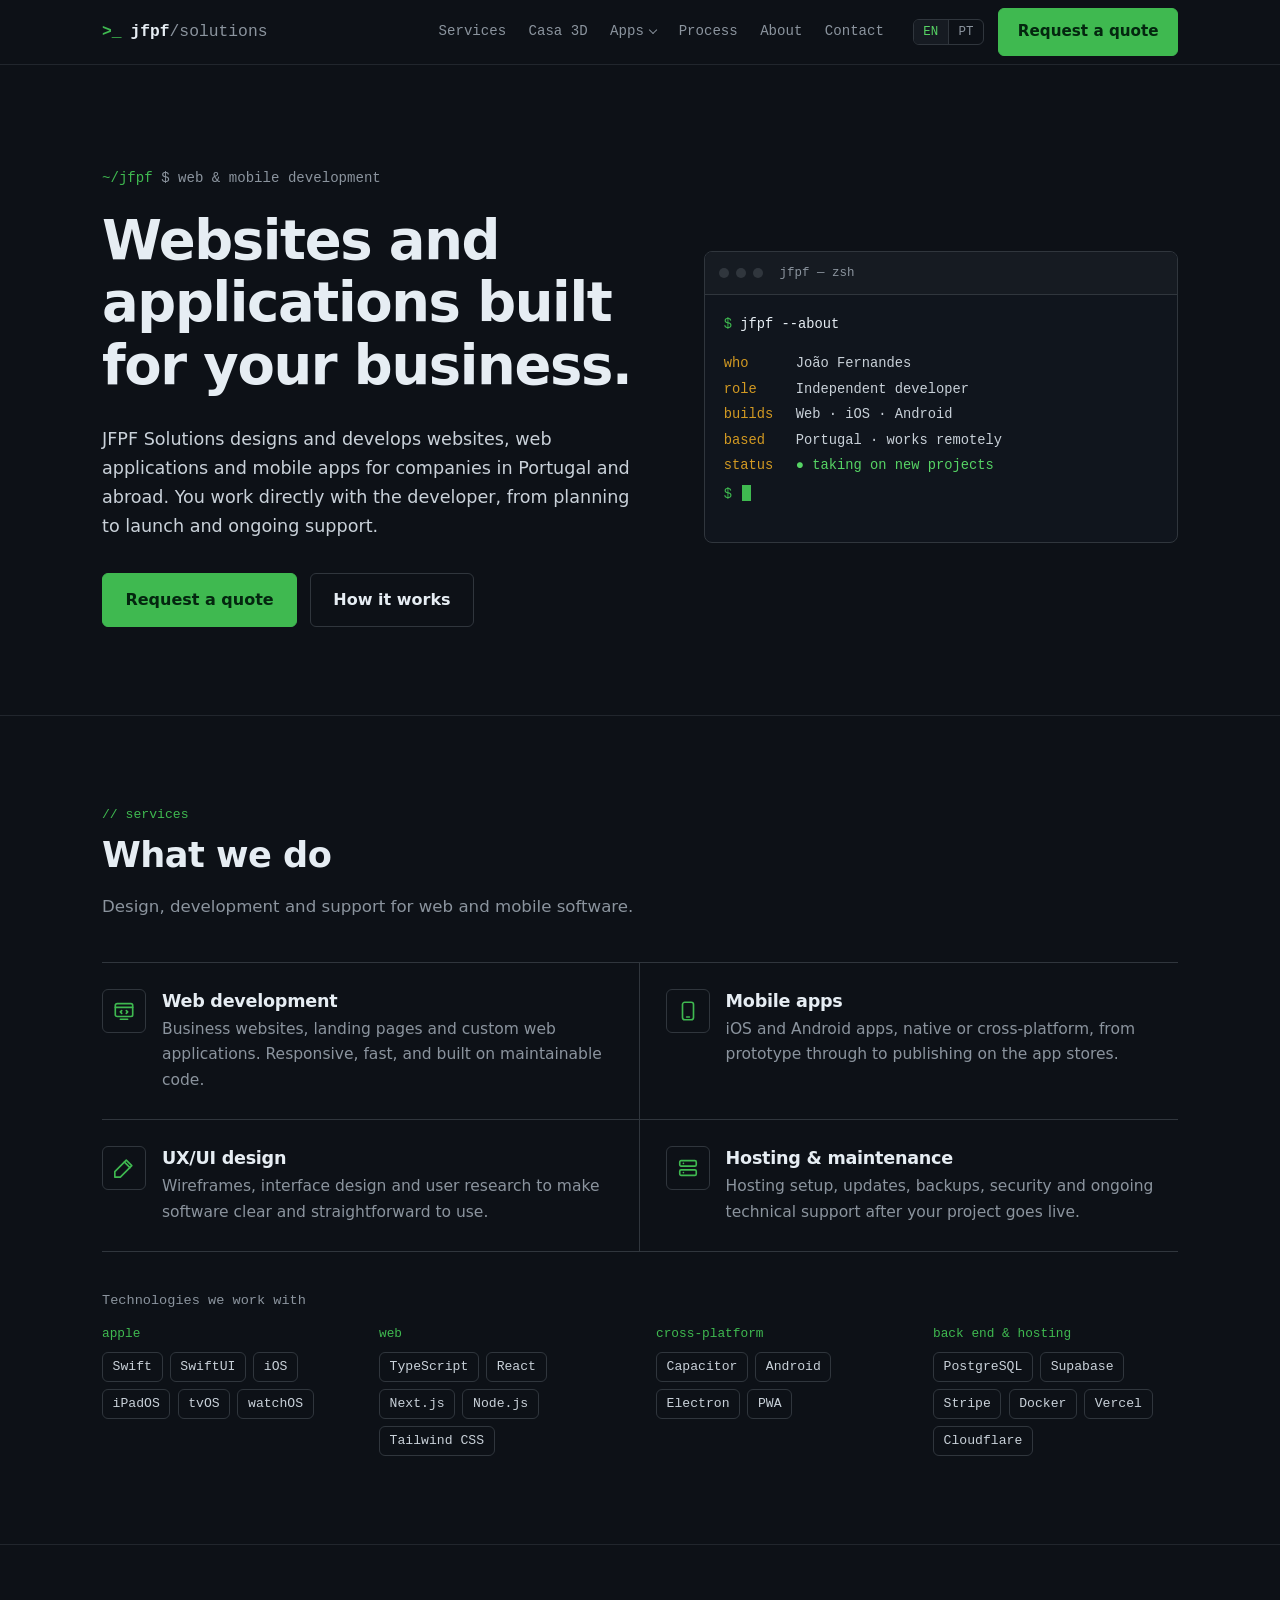
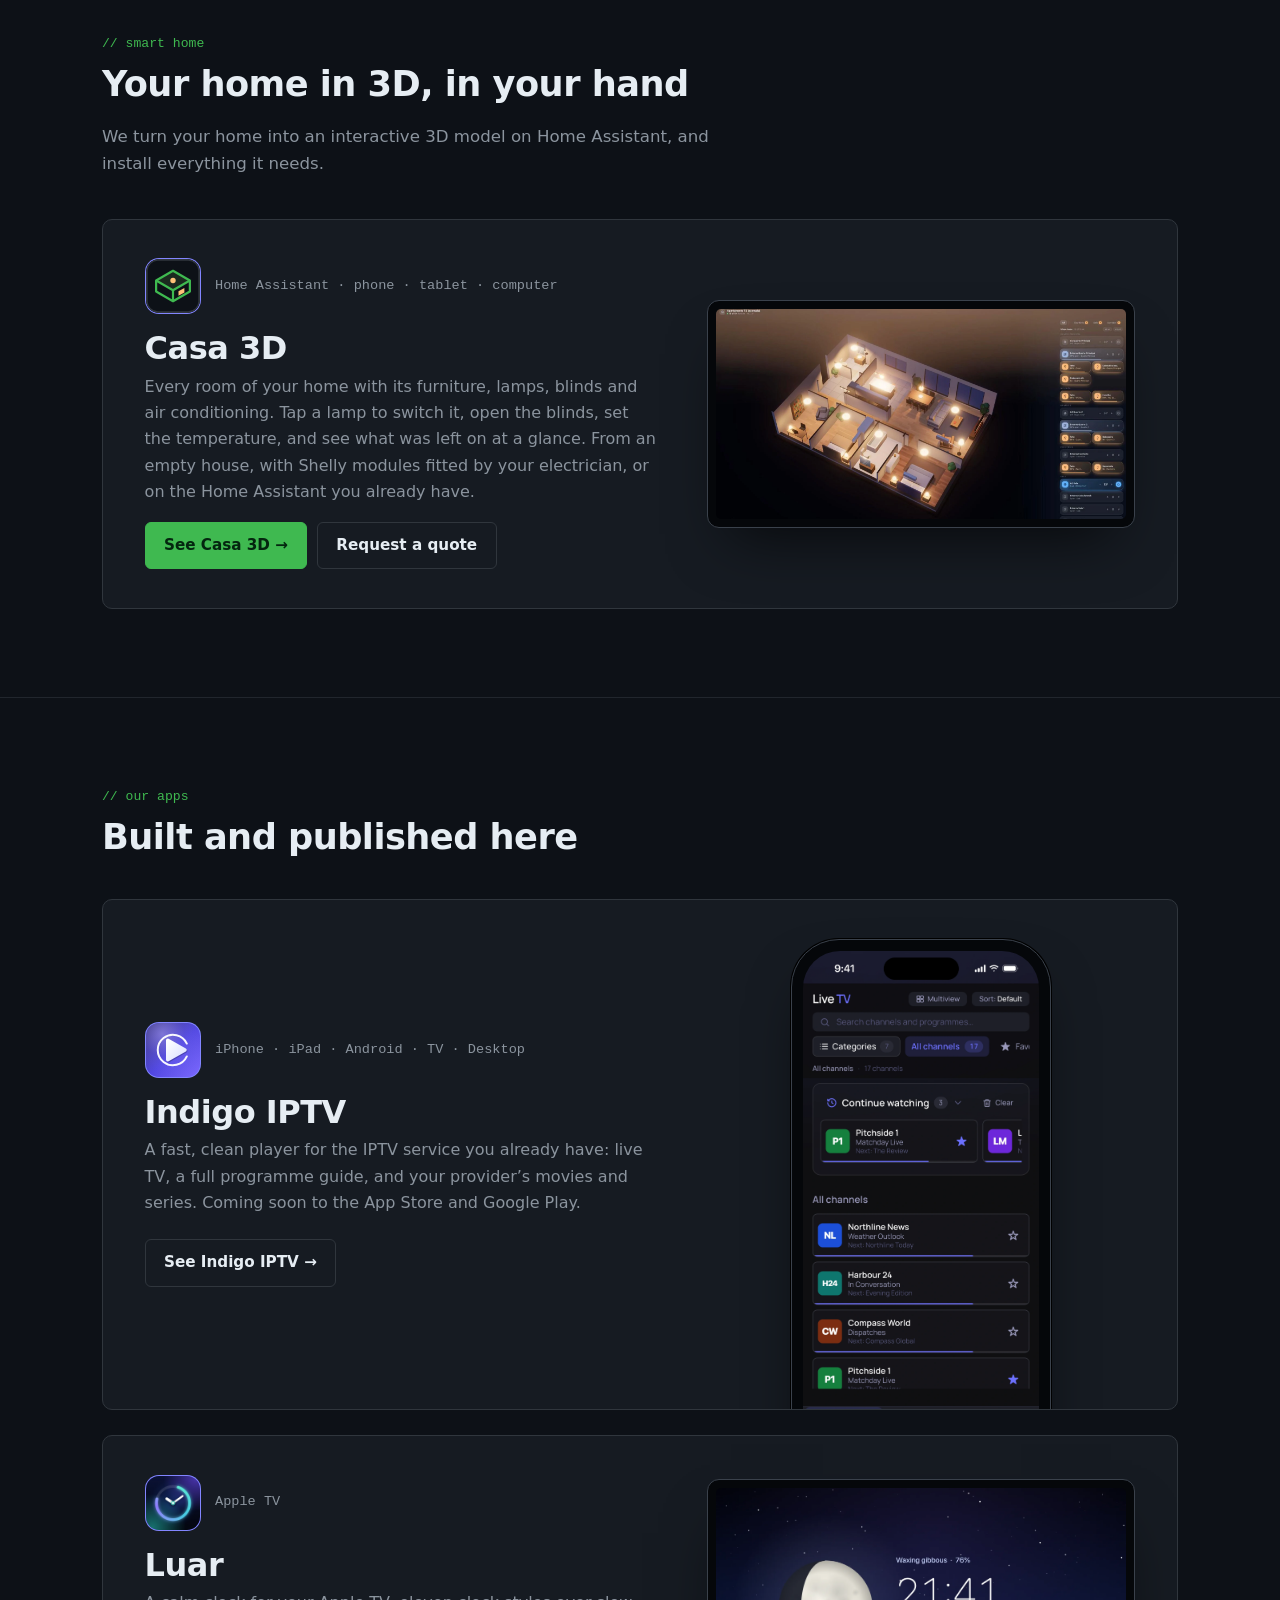
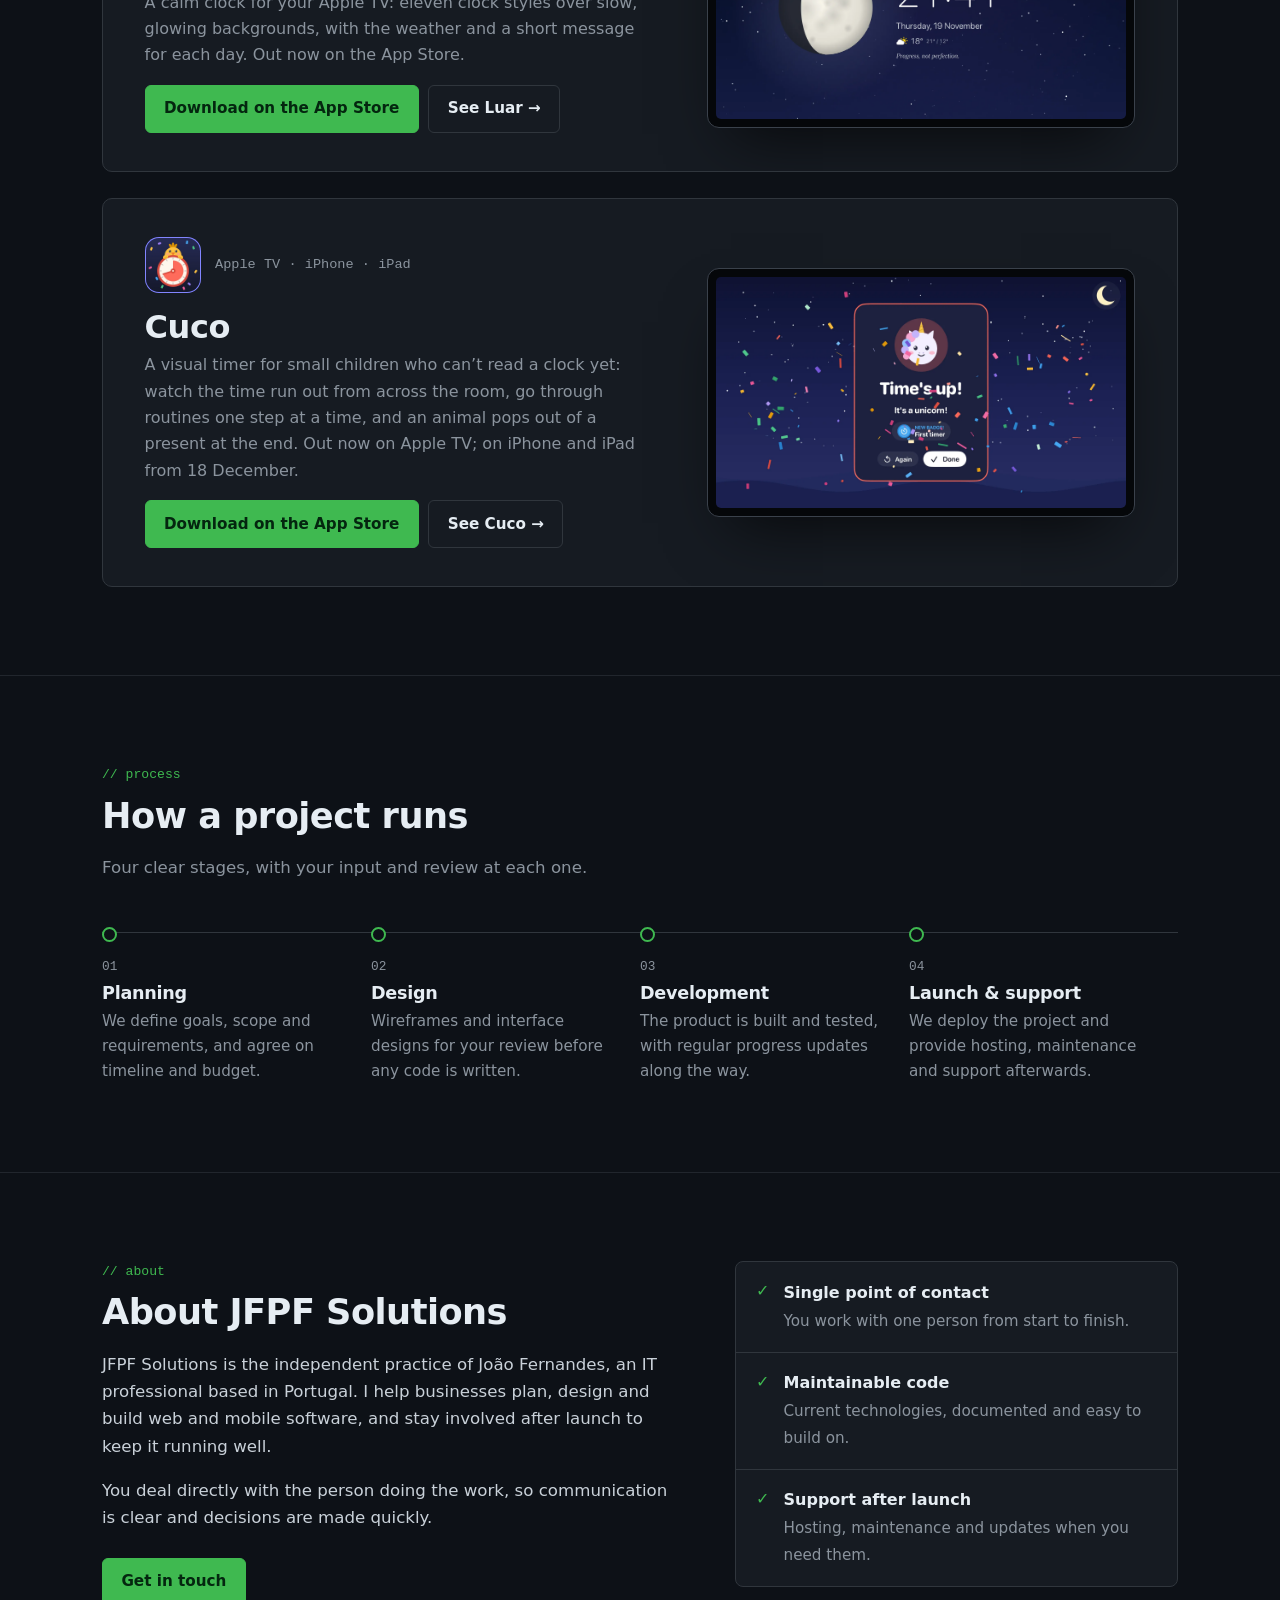
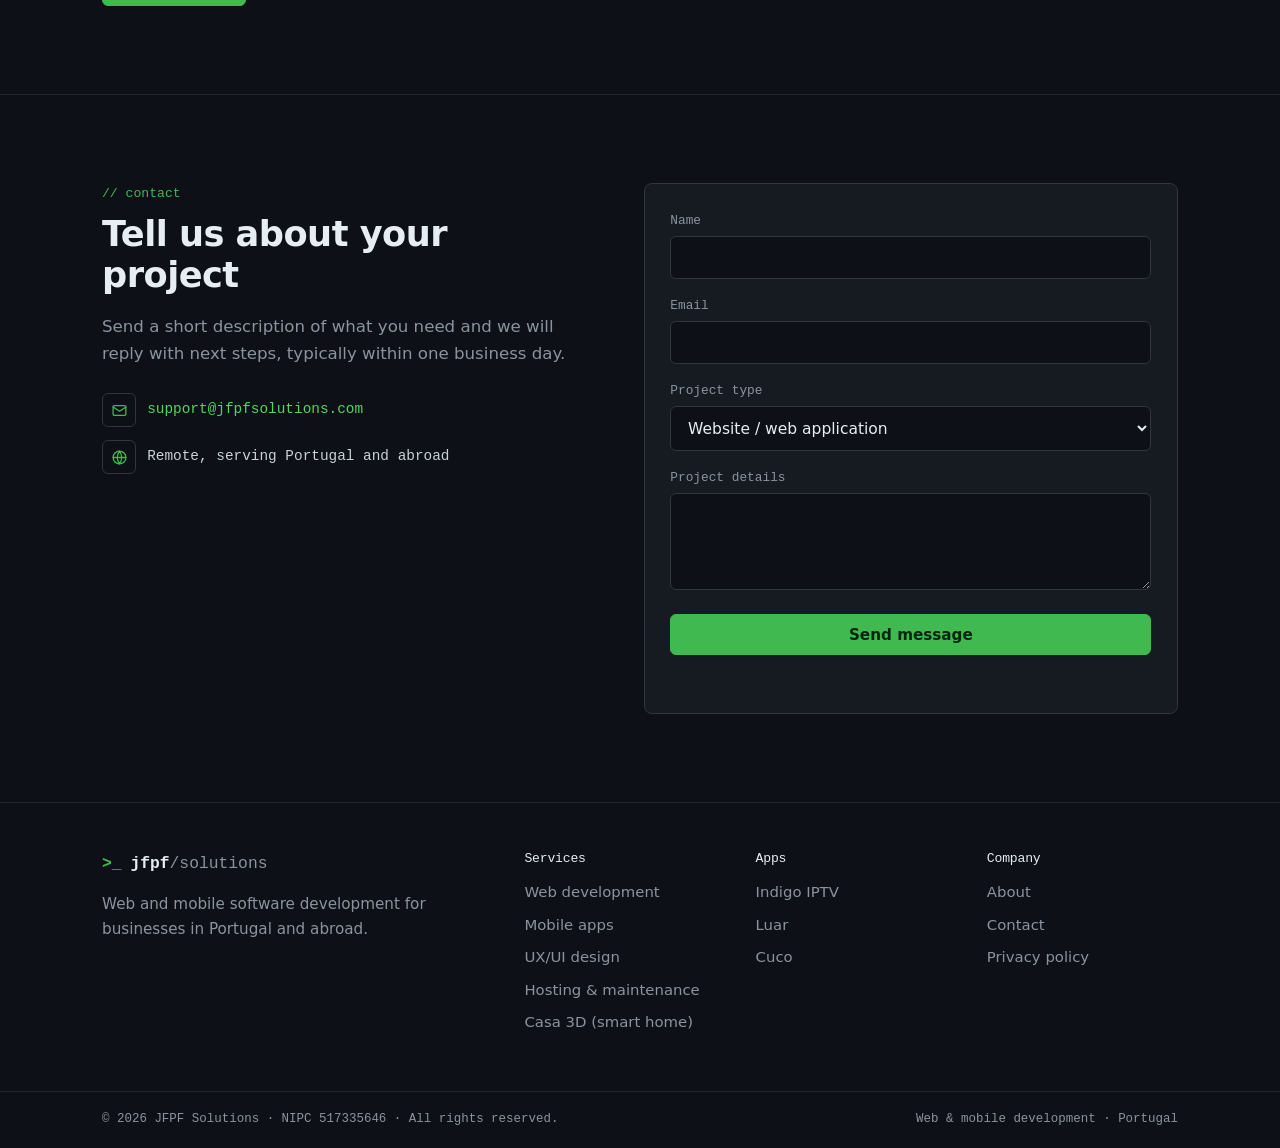
<file: index.html>
<!doctype html>
<html lang="en">
<head>
<meta charset="utf-8">
<meta name="viewport" content="width=device-width, initial-scale=1">
<title>JFPF Solutions — Web &amp; Mobile Development</title>
<meta name="description" content="JFPF Solutions designs and develops websites, web applications and mobile apps for businesses in Portugal and abroad.">
<link rel="icon" href="assets/favicon.svg">
<link rel="stylesheet" href="css/styles.css">
</head>
<body>

<!-- ===== HEADER ===== -->
<header class="site-header" id="top">
  <div class="container header-inner">
    <a href="#top" class="brand" aria-label="JFPF Solutions">
      <span class="brand-mark" aria-hidden="true">&gt;_</span>
      <span>jfpf<span class="brand-sub">/solutions</span></span>
    </a>

    <button class="nav-toggle" id="navToggle" aria-label="Menu" aria-expanded="false">
      <span></span><span></span><span></span>
    </button>

    <nav class="main-nav" id="mainNav">
      <ul>
        <li><a href="#services" data-en="Services" data-pt="Serviços">Services</a></li>
        <li><a href="casa-3d/">Casa 3D</a></li>
        <li class="nav-menu">
          <details>
            <summary data-en="Apps" data-pt="Apps">Apps</summary>
            <!-- New app: add it here, in privacy/index.html, in the footer and in #apps. -->
            <ul>
              <li><a href="indigo-iptv/"><img src="assets/indigo/icon.svg" alt="" width="36" height="36"><span>Indigo IPTV<small data-en="Player for your IPTV service" data-pt="Leitor para o seu serviço IPTV">Player for your IPTV service</small></span></a></li>
              <li><a href="luar/"><img src="assets/luar/icon.webp" alt="" width="36" height="36"><span>Luar<small data-en="A calm clock for Apple TV" data-pt="Um relógio calmo para a Apple TV">A calm clock for Apple TV</small></span></a></li>
              <li><a href="cuco/"><img src="assets/cuco/icon.webp" alt="" width="36" height="36"><span>Cuco<small data-en="A visual timer for children" data-pt="Um temporizador visual para crianças">A visual timer for children</small></span></a></li>
              <li class="nav-menu-all"><a href="#apps" data-en="All apps →" data-pt="Todas as apps →">All apps →</a></li>
            </ul>
          </details>
        </li>
        <li><a href="#process" data-en="Process" data-pt="Processo">Process</a></li>
        <li><a href="#about" data-en="About" data-pt="Sobre">About</a></li>
        <li><a href="#contact" data-en="Contact" data-pt="Contacto">Contact</a></li>
      </ul>
      <div class="nav-actions">
        <div class="lang-toggle" role="group" aria-label="Language">
          <button data-lang="en" class="active">EN</button>
          <button data-lang="pt">PT</button>
        </div>
        <a href="#contact" class="btn btn-primary" data-en="Request a quote" data-pt="Pedir orçamento">Request a quote</a>
      </div>
    </nav>
  </div>
</header>

<main>

<!-- ===== HERO ===== -->
<section class="hero">
  <div class="container hero-inner">
    <div>
      <p class="prompt"><b>~/jfpf</b> $ <span data-en="web &amp; mobile development" data-pt="desenvolvimento web e mobile">web &amp; mobile development</span></p>
      <h1 data-en="Websites and applications built for your business."
          data-pt="Websites e aplicações à medida do seu negócio.">
        Websites and applications built for your business.</h1>
      <p class="hero-lead"
         data-en="JFPF Solutions designs and develops websites, web applications and mobile apps for companies in Portugal and abroad. You work directly with the developer, from planning to launch and ongoing support."
         data-pt="A JFPF Solutions concebe e desenvolve websites, aplicações web e apps móveis para empresas em Portugal e no estrangeiro. Trabalha diretamente com o programador, do planeamento ao lançamento e ao suporte contínuo.">
        JFPF Solutions designs and develops websites, web applications and mobile apps for companies in Portugal and abroad. You work directly with the developer, from planning to launch and ongoing support.</p>
      <div class="hero-actions">
        <a href="#contact" class="btn btn-primary btn-lg" data-en="Request a quote" data-pt="Pedir orçamento">Request a quote</a>
        <a href="#process" class="btn btn-outline btn-lg" data-en="How it works" data-pt="Como funciona">How it works</a>
      </div>
    </div>

    <div class="term" aria-label="JFPF Solutions at a glance" role="figure">
      <div class="term-bar" aria-hidden="true"><i></i><i></i><i></i><span>jfpf — zsh</span></div>
      <div class="term-body">
        <p class="cmd">jfpf --about</p>
        <dl>
          <dt data-en="who" data-pt="quem">who</dt><dd>João Fernandes</dd>
          <dt data-en="role" data-pt="função">role</dt><dd data-en="Independent developer" data-pt="Programador independente">Independent developer</dd>
          <dt data-en="builds" data-pt="faz">builds</dt><dd data-en="Web · iOS · Android" data-pt="Web · iOS · Android">Web · iOS · Android</dd>
          <dt data-en="based" data-pt="onde">based</dt><dd data-en="Portugal · works remotely" data-pt="Portugal · trabalho remoto">Portugal · works remotely</dd>
          <dt data-en="status" data-pt="estado">status</dt><dd class="ok" data-en="● taking on new projects" data-pt="● disponível para novos projetos">● taking on new projects</dd>
        </dl>
        <p class="cmd"><span class="cursor" aria-hidden="true"></span></p>
      </div>
    </div>
  </div>
</section>

<!-- ===== SERVICES ===== -->
<section class="section" id="services">
  <div class="container">
    <div class="section-head">
      <span class="eyebrow" data-en="Services" data-pt="Serviços">Services</span>
      <h2 data-en="What we do" data-pt="O que fazemos">What we do</h2>
      <p data-en="Design, development and support for web and mobile software."
         data-pt="Conceção, desenvolvimento e suporte de software web e mobile.">
        Design, development and support for web and mobile software.</p>
    </div>

    <ul class="services">
      <li class="service">
        <div class="service-icon" aria-hidden="true">
          <svg viewBox="0 0 24 24" fill="none" stroke="currentColor" stroke-width="1.8" stroke-linecap="round" stroke-linejoin="round"><rect x="2.5" y="4" width="19" height="14" rx="2"/><path d="M2.5 8h19M8 21h8"/><path d="M9.5 11.5 8 13l1.5 1.5M14.5 11.5 16 13l-1.5 1.5"/></svg>
        </div>
        <div>
          <h3 data-en="Web development" data-pt="Desenvolvimento web">Web development</h3>
          <p data-en="Business websites, landing pages and custom web applications. Responsive, fast, and built on maintainable code."
             data-pt="Sites institucionais, páginas de destino e aplicações web à medida. Responsivos, rápidos e com código sustentável.">
            Business websites, landing pages and custom web applications. Responsive, fast, and built on maintainable code.</p>
        </div>
      </li>

      <li class="service">
        <div class="service-icon" aria-hidden="true">
          <svg viewBox="0 0 24 24" fill="none" stroke="currentColor" stroke-width="1.8" stroke-linecap="round" stroke-linejoin="round"><rect x="6" y="2.5" width="12" height="19" rx="2.5"/><path d="M10.5 18.5h3"/></svg>
        </div>
        <div>
          <h3 data-en="Mobile apps" data-pt="Aplicações móveis">Mobile apps</h3>
          <p data-en="iOS and Android apps, native or cross-platform, from prototype through to publishing on the app stores."
             data-pt="Apps iOS e Android, nativas ou multiplataforma, do protótipo à publicação nas lojas.">
            iOS and Android apps, native or cross-platform, from prototype through to publishing on the app stores.</p>
        </div>
      </li>

      <li class="service">
        <div class="service-icon" aria-hidden="true">
          <svg viewBox="0 0 24 24" fill="none" stroke="currentColor" stroke-width="1.8" stroke-linecap="round" stroke-linejoin="round"><path d="M14.5 3.5 20.5 9.5 8 22H2v-6z"/><path d="M12.5 5.5 18.5 11.5"/></svg>
        </div>
        <div>
          <h3 data-en="UX/UI design" data-pt="Design UX/UI">UX/UI design</h3>
          <p data-en="Wireframes, interface design and user research to make software clear and straightforward to use."
             data-pt="Wireframes, design de interfaces e investigação de utilizadores para tornar o software claro e simples de usar.">
            Wireframes, interface design and user research to make software clear and straightforward to use.</p>
        </div>
      </li>

      <li class="service">
        <div class="service-icon" aria-hidden="true">
          <svg viewBox="0 0 24 24" fill="none" stroke="currentColor" stroke-width="1.8" stroke-linecap="round" stroke-linejoin="round"><rect x="3" y="4" width="18" height="6" rx="1.5"/><rect x="3" y="14" width="18" height="6" rx="1.5"/><path d="M7 7h.01M7 17h.01"/></svg>
        </div>
        <div>
          <h3 data-en="Hosting &amp; maintenance" data-pt="Alojamento e manutenção">Hosting &amp; maintenance</h3>
          <p data-en="Hosting setup, updates, backups, security and ongoing technical support after your project goes live."
             data-pt="Configuração de alojamento, atualizações, cópias de segurança, segurança e suporte técnico contínuo após o lançamento.">
            Hosting setup, updates, backups, security and ongoing technical support after your project goes live.</p>
        </div>
      </li>
    </ul>

    <div class="tech">
      <h3 class="tech-title" data-en="Technologies we work with" data-pt="Tecnologias com que trabalhamos">Technologies we work with</h3>
      <div class="tech-groups">
        <div class="tech-group">
          <h4>Apple</h4>
          <ul><li>Swift</li><li>SwiftUI</li><li>iOS</li><li>iPadOS</li><li>tvOS</li><li>watchOS</li></ul>
        </div>
        <div class="tech-group">
          <h4>Web</h4>
          <ul><li>TypeScript</li><li>React</li><li>Next.js</li><li>Node.js</li><li>Tailwind CSS</li></ul>
        </div>
        <div class="tech-group">
          <h4 data-en="Cross-platform" data-pt="Multiplataforma">Cross-platform</h4>
          <ul><li>Capacitor</li><li>Android</li><li>Electron</li><li>PWA</li></ul>
        </div>
        <div class="tech-group">
          <h4 data-en="Back end &amp; hosting" data-pt="Back end e alojamento">Back end &amp; hosting</h4>
          <ul><li>PostgreSQL</li><li>Supabase</li><li>Stripe</li><li>Docker</li><li>Vercel</li><li>Cloudflare</li></ul>
        </div>
      </div>
    </div>
  </div>
</section>

<!-- ===== CASA 3D ===== -->
<section class="section" id="casa-3d">
  <div class="container">
    <div class="section-head">
      <span class="eyebrow" data-en="Smart home" data-pt="Casa inteligente">Smart home</span>
      <h2 data-en="Your home in 3D, in your hand" data-pt="A sua casa em 3D, na palma da mão">Your home in 3D, in your hand</h2>
      <p data-en="We turn your home into an interactive 3D model on Home Assistant, and install everything it needs."
         data-pt="Transformamos a sua casa num modelo 3D interativo no Home Assistant, e instalamos tudo o que for preciso.">
        We turn your home into an interactive 3D model on Home Assistant, and install everything it needs.</p>
    </div>
    <div class="product">
      <div>
        <div class="app-name">
          <img class="app-icon" src="assets/casa-3d/icon.svg" alt="" width="56" height="56">
          <span data-en="Home Assistant · phone · tablet · computer" data-pt="Home Assistant · telemóvel · tablet · computador">Home Assistant · phone · tablet · computer</span>
        </div>
        <h3>Casa 3D</h3>
        <p data-en="Every room of your home with its furniture, lamps, blinds and air conditioning. Tap a lamp to switch it, open the blinds, set the temperature, and see what was left on at a glance. From an empty house, with Shelly modules fitted by your electrician, or on the Home Assistant you already have."
           data-pt="Cada divisão da sua casa com os móveis, os candeeiros, os estores e o ar condicionado. Toque num candeeiro para o ligar, abra os estores, acerte a temperatura e veja num relance o que ficou ligado. Numa casa sem nada, com módulos Shelly colocados pelo seu eletricista, ou no Home Assistant que já tem.">
          Every room of your home with its furniture, lamps, blinds and air conditioning. Tap a lamp to switch it, open the blinds, set the temperature, and see what was left on at a glance. From an empty house, with Shelly modules fitted by your electrician, or on the Home Assistant you already have.</p>
        <div class="product-actions">
          <a href="casa-3d/" class="btn btn-primary" data-en="See Casa 3D →" data-pt="Ver o Casa 3D →">See Casa 3D →</a>
          <a href="#contact" class="btn btn-outline" data-en="Request a quote" data-pt="Pedir orçamento">Request a quote</a>
        </div>
      </div>
      <div class="product-shot product-shot--tv" aria-hidden="true">
        <div class="tablet"><img src="assets/casa-3d/home.webp" alt="" width="1512" height="776" loading="lazy"></div>
      </div>
    </div>
  </div>
</section>

<!-- ===== PRODUCT ===== -->
<section class="section" id="apps">
  <div class="container">
    <div class="section-head">
      <span class="eyebrow" data-en="Our apps" data-pt="As nossas apps">Our apps</span>
      <h2 data-en="Built and published here" data-pt="Feitas e publicadas aqui">Built and published here</h2>
    </div>
    <div class="product">
      <div>
        <div class="app-name">
          <img class="app-icon" src="assets/indigo/icon.svg" alt="" width="56" height="56">
          <span data-en="iPhone · iPad · Android · TV · Desktop" data-pt="iPhone · iPad · Android · TV · Computador">iPhone · iPad · Android · TV · Desktop</span>
        </div>
        <h3>Indigo IPTV</h3>
        <p data-en="A fast, clean player for the IPTV service you already have: live TV, a full programme guide, and your provider’s movies and series. Coming soon to the App Store and Google Play."
           data-pt="Um leitor rápido e simples para o serviço IPTV que já tem: TV em direto, um guia de programação completo e os filmes e séries do seu fornecedor. Brevemente na App Store e no Google Play.">
          A fast, clean player for the IPTV service you already have: live TV, a full programme guide, and your provider’s movies and series. Coming soon to the App Store and Google Play.</p>
        <a href="indigo-iptv/" class="btn btn-outline" data-en="See Indigo IPTV →" data-pt="Ver o Indigo IPTV →">See Indigo IPTV →</a>
      </div>
      <div class="product-shot phone phone--sm" aria-hidden="true">
        <img src="assets/indigo/phone-live.webp" alt="" width="1179" height="2556" loading="lazy">
      </div>
    </div>
    <div class="product">
      <div>
        <div class="app-name">
          <img class="app-icon" src="assets/luar/icon.webp" alt="" width="56" height="56">
          <span>Apple TV</span>
        </div>
        <h3>Luar</h3>
        <p data-en="A calm clock for your Apple TV: eleven clock styles over slow, glowing backgrounds, with the weather and a short message for each day. Out now on the App Store."
           data-pt="Um relógio calmo para a sua Apple TV: onze estilos de relógio sobre fundos suaves e luminosos, com a meteorologia e uma mensagem curta para cada dia. Já disponível na App Store.">
          A calm clock for your Apple TV: eleven clock styles over slow, glowing backgrounds, with the weather and a short message for each day. Out now on the App Store.</p>
        <div class="product-actions">
          <a href="https://apps.apple.com/app/id6832809360" class="btn btn-primary" rel="noopener" data-en="Download on the App Store" data-pt="Descarregar na App Store">Download on the App Store</a>
          <a href="luar/" class="btn btn-outline" data-en="See Luar →" data-pt="Ver o Luar →">See Luar →</a>
        </div>
      </div>
      <div class="product-shot product-shot--tv" aria-hidden="true">
        <div class="tablet"><img src="assets/luar/tv-moon.webp" alt="" width="2000" height="1125" loading="lazy"></div>
      </div>
    </div>
    <div class="product">
      <div>
        <div class="app-name">
          <img class="app-icon" src="assets/cuco/icon.webp" alt="" width="56" height="56">
          <span>Apple TV · iPhone · iPad</span>
        </div>
        <h3>Cuco</h3>
        <p data-en="A visual timer for small children who can’t read a clock yet: watch the time run out from across the room, go through routines one step at a time, and an animal pops out of a present at the end. Out now on Apple TV; on iPhone and iPad from 18 December."
           data-pt="Um temporizador visual para crianças pequenas que ainda não sabem ler as horas: o tempo a passar visto do outro lado da sala, rotinas um passo de cada vez, e no fim sai um animal de um presente. Já na Apple TV; no iPhone e no iPad a partir de 18 de dezembro.">
          A visual timer for small children who can’t read a clock yet: watch the time run out from across the room, go through routines one step at a time, and an animal pops out of a present at the end. Out now on Apple TV; on iPhone and iPad from 18 December.</p>
        <div class="product-actions">
          <a href="https://apps.apple.com/app/apple-store/id6834225652?pt=129713892&amp;ct=website-home&amp;mt=8" class="btn btn-primary" rel="noopener" data-en="Download on the App Store" data-pt="Descarregar na App Store">Download on the App Store</a>
          <a href="cuco/" class="btn btn-outline" data-en="See Cuco →" data-pt="Ver o Cuco →">See Cuco →</a>
        </div>
      </div>
      <div class="product-shot product-shot--tv" aria-hidden="true">
        <div class="tablet"><img src="assets/cuco/tv-surprise.webp" alt="" width="1920" height="1080" loading="lazy"></div>
      </div>
    </div>
  </div>
</section>

<!-- ===== PROCESS ===== -->
<section class="section" id="process">
  <div class="container">
    <div class="section-head">
      <span class="eyebrow" data-en="Process" data-pt="Processo">Process</span>
      <h2 data-en="How a project runs" data-pt="Como decorre um projeto">How a project runs</h2>
      <p data-en="Four clear stages, with your input and review at each one."
         data-pt="Quatro etapas claras, com o seu contributo e revisão em cada uma.">
        Four clear stages, with your input and review at each one.</p>
    </div>

    <ol class="steps">
      <li class="step">
        <span class="step-num">01</span>
        <h3 data-en="Planning" data-pt="Planeamento">Planning</h3>
        <p data-en="We define goals, scope and requirements, and agree on timeline and budget."
           data-pt="Definimos objetivos, âmbito e requisitos, e acordamos prazo e orçamento.">
          We define goals, scope and requirements, and agree on timeline and budget.</p>
      </li>
      <li class="step">
        <span class="step-num">02</span>
        <h3 data-en="Design" data-pt="Design">Design</h3>
        <p data-en="Wireframes and interface designs for your review before any code is written."
           data-pt="Wireframes e design de interfaces para revisão antes de escrever código.">
          Wireframes and interface designs for your review before any code is written.</p>
      </li>
      <li class="step">
        <span class="step-num">03</span>
        <h3 data-en="Development" data-pt="Desenvolvimento">Development</h3>
        <p data-en="The product is built and tested, with regular progress updates along the way."
           data-pt="O produto é construído e testado, com atualizações de progresso regulares.">
          The product is built and tested, with regular progress updates along the way.</p>
      </li>
      <li class="step">
        <span class="step-num">04</span>
        <h3 data-en="Launch &amp; support" data-pt="Lançamento e suporte">Launch &amp; support</h3>
        <p data-en="We deploy the project and provide hosting, maintenance and support afterwards."
           data-pt="Colocamos o projeto em produção e asseguramos alojamento, manutenção e suporte.">
          We deploy the project and provide hosting, maintenance and support afterwards.</p>
      </li>
    </ol>
  </div>
</section>

<!-- ===== ABOUT ===== -->
<section class="section" id="about">
  <div class="container about-grid">
    <div class="about-text">
      <span class="eyebrow" data-en="About" data-pt="Sobre">About</span>
      <h2 data-en="About JFPF Solutions" data-pt="Sobre a JFPF Solutions">About JFPF Solutions</h2>
      <p data-en="JFPF Solutions is the independent practice of João Fernandes, an IT professional based in Portugal. I help businesses plan, design and build web and mobile software, and stay involved after launch to keep it running well."
         data-pt="A JFPF Solutions é a atividade independente de João Fernandes, profissional de TI sediado em Portugal. Ajudo empresas a planear, conceber e construir software web e mobile, e mantenho o acompanhamento após o lançamento.">
        JFPF Solutions is the independent practice of João Fernandes, an IT professional based in Portugal. I help businesses plan, design and build web and mobile software, and stay involved after launch to keep it running well.</p>
      <p data-en="You deal directly with the person doing the work, so communication is clear and decisions are made quickly."
         data-pt="Trabalha diretamente com quem executa o projeto, pelo que a comunicação é clara e as decisões são rápidas.">
        You deal directly with the person doing the work, so communication is clear and decisions are made quickly.</p>
      <a href="#contact" class="btn btn-primary" data-en="Get in touch" data-pt="Entrar em contacto">Get in touch</a>
    </div>
    <ul class="about-points">
      <li><strong data-en="Single point of contact" data-pt="Ponto de contacto único">Single point of contact</strong><span data-en="You work with one person from start to finish." data-pt="Trabalha com uma pessoa do início ao fim.">You work with one person from start to finish.</span></li>
      <li><strong data-en="Maintainable code" data-pt="Código sustentável">Maintainable code</strong><span data-en="Current technologies, documented and easy to build on." data-pt="Tecnologias atuais, documentadas e fáceis de manter.">Current technologies, documented and easy to build on.</span></li>
      <li><strong data-en="Support after launch" data-pt="Suporte após o lançamento">Support after launch</strong><span data-en="Hosting, maintenance and updates when you need them." data-pt="Alojamento, manutenção e atualizações quando precisar.">Hosting, maintenance and updates when you need them.</span></li>
    </ul>
  </div>
</section>

<!-- ===== CONTACT ===== -->
<section class="section" id="contact">
  <div class="container contact-grid">
    <div class="contact-intro">
      <span class="eyebrow" data-en="Contact" data-pt="Contacto">Contact</span>
      <h2 data-en="Tell us about your project" data-pt="Fale-nos do seu projeto">Tell us about your project</h2>
      <p data-en="Send a short description of what you need and we will reply with next steps, typically within one business day."
         data-pt="Envie uma breve descrição do que precisa e responderemos com os próximos passos, normalmente em um dia útil.">
        Send a short description of what you need and we will reply with next steps, typically within one business day.</p>
      <ul class="contact-list">
        <li>
          <span class="ci" aria-hidden="true">
            <svg viewBox="0 0 24 24" fill="none" stroke="currentColor" stroke-width="1.8" stroke-linecap="round" stroke-linejoin="round"><rect x="3" y="5" width="18" height="14" rx="2"/><path d="m3 7 9 6 9-6"/></svg>
          </span>
          <a href="mailto:support@jfpfsolutions.com">support@jfpfsolutions.com</a>
        </li>
        <li>
          <span class="ci" aria-hidden="true">
            <svg viewBox="0 0 24 24" fill="none" stroke="currentColor" stroke-width="1.8" stroke-linecap="round" stroke-linejoin="round"><circle cx="12" cy="12" r="9"/><path d="M3 12h18M12 3a15 15 0 0 1 0 18M12 3a15 15 0 0 0 0 18"/></svg>
          </span>
          <span data-en="Remote, serving Portugal and abroad" data-pt="Remoto, para Portugal e estrangeiro">Remote, serving Portugal and abroad</span>
        </li>
      </ul>
    </div>

    <form class="form-card" id="contactForm" novalidate>
      <div class="field">
        <label for="c-name" data-en="Name" data-pt="Nome">Name</label>
        <input type="text" id="c-name" name="name" required autocomplete="name">
      </div>
      <div class="field">
        <label for="c-email" data-en="Email" data-pt="Email">Email</label>
        <input type="email" id="c-email" name="email" required autocomplete="email">
      </div>
      <div class="field">
        <label for="c-type" data-en="Project type" data-pt="Tipo de projeto">Project type</label>
        <select id="c-type" name="project">
          <option value="Website" data-en="Website / web application" data-pt="Website / aplicação web">Website / web application</option>
          <option value="Mobile app" data-en="Mobile app" data-pt="Aplicação móvel">Mobile app</option>
          <option value="Design" data-en="UX/UI design" data-pt="Design UX/UI">UX/UI design</option>
          <option value="Hosting" data-en="Hosting / maintenance" data-pt="Alojamento / manutenção">Hosting / maintenance</option>
          <option value="Other" data-en="Other" data-pt="Outro">Other</option>
        </select>
      </div>
      <div class="field">
        <label for="c-msg" data-en="Project details" data-pt="Detalhes do projeto">Project details</label>
        <textarea id="c-msg" name="message" rows="4" required></textarea>
      </div>
      <div class="hp-field" aria-hidden="true">
        <label>Leave empty<input type="text" name="website" tabindex="-1" autocomplete="off"></label>
      </div>
      <button type="submit" class="btn btn-primary btn-block" data-en="Send message" data-pt="Enviar mensagem">Send message</button>
      <p class="form-status" id="contactStatus" role="status"></p>
    </form>
  </div>
</section>

</main>

<!-- ===== FOOTER ===== -->
<footer class="site-footer">
  <div class="container footer-inner footer-inner--4">
    <div class="footer-brand">
      <a href="#top" class="brand" aria-label="JFPF Solutions">
        <span class="brand-mark" aria-hidden="true">&gt;_</span>
        <span>jfpf<span class="brand-sub">/solutions</span></span>
      </a>
      <p data-en="Web and mobile software development for businesses in Portugal and abroad."
         data-pt="Desenvolvimento de software web e mobile para empresas em Portugal e no estrangeiro.">
        Web and mobile software development for businesses in Portugal and abroad.</p>
    </div>
    <div class="footer-col">
      <h4 data-en="Services" data-pt="Serviços">Services</h4>
      <ul>
        <li><a href="#services" data-en="Web development" data-pt="Desenvolvimento web">Web development</a></li>
        <li><a href="#services" data-en="Mobile apps" data-pt="Aplicações móveis">Mobile apps</a></li>
        <li><a href="#services" data-en="UX/UI design" data-pt="Design UX/UI">UX/UI design</a></li>
        <li><a href="#services" data-en="Hosting &amp; maintenance" data-pt="Alojamento e manutenção">Hosting &amp; maintenance</a></li>
        <li><a href="casa-3d/" data-en="Casa 3D (smart home)" data-pt="Casa 3D (casa inteligente)">Casa 3D (smart home)</a></li>
      </ul>
    </div>
    <div class="footer-col">
      <h4 data-en="Apps" data-pt="Apps">Apps</h4>
      <ul>
        <li><a href="indigo-iptv/">Indigo IPTV</a></li>
        <li><a href="luar/">Luar</a></li>
        <li><a href="cuco/">Cuco</a></li>
      </ul>
    </div>
    <div class="footer-col">
      <h4 data-en="Company" data-pt="Empresa">Company</h4>
      <ul>
        <li><a href="#about" data-en="About" data-pt="Sobre">About</a></li>
        <li><a href="#contact" data-en="Contact" data-pt="Contacto">Contact</a></li>
        <li><a href="privacy/" data-en="Privacy policy" data-pt="Política de privacidade">Privacy policy</a></li>
      </ul>
    </div>
  </div>
  <div class="footer-bottom">
    <div class="container footer-bottom-inner">
      <span>&copy; <span id="year"></span> JFPF Solutions &middot; NIPC 517335646 &middot;
        <span data-en="All rights reserved." data-pt="Todos os direitos reservados.">All rights reserved.</span></span>
      <span data-en="Web &amp; mobile development · Portugal" data-pt="Desenvolvimento web e mobile · Portugal">Web &amp; mobile development · Portugal</span>
    </div>
  </div>
</footer>

<script src="js/main.js"></script>
</body>
</html>
</file>
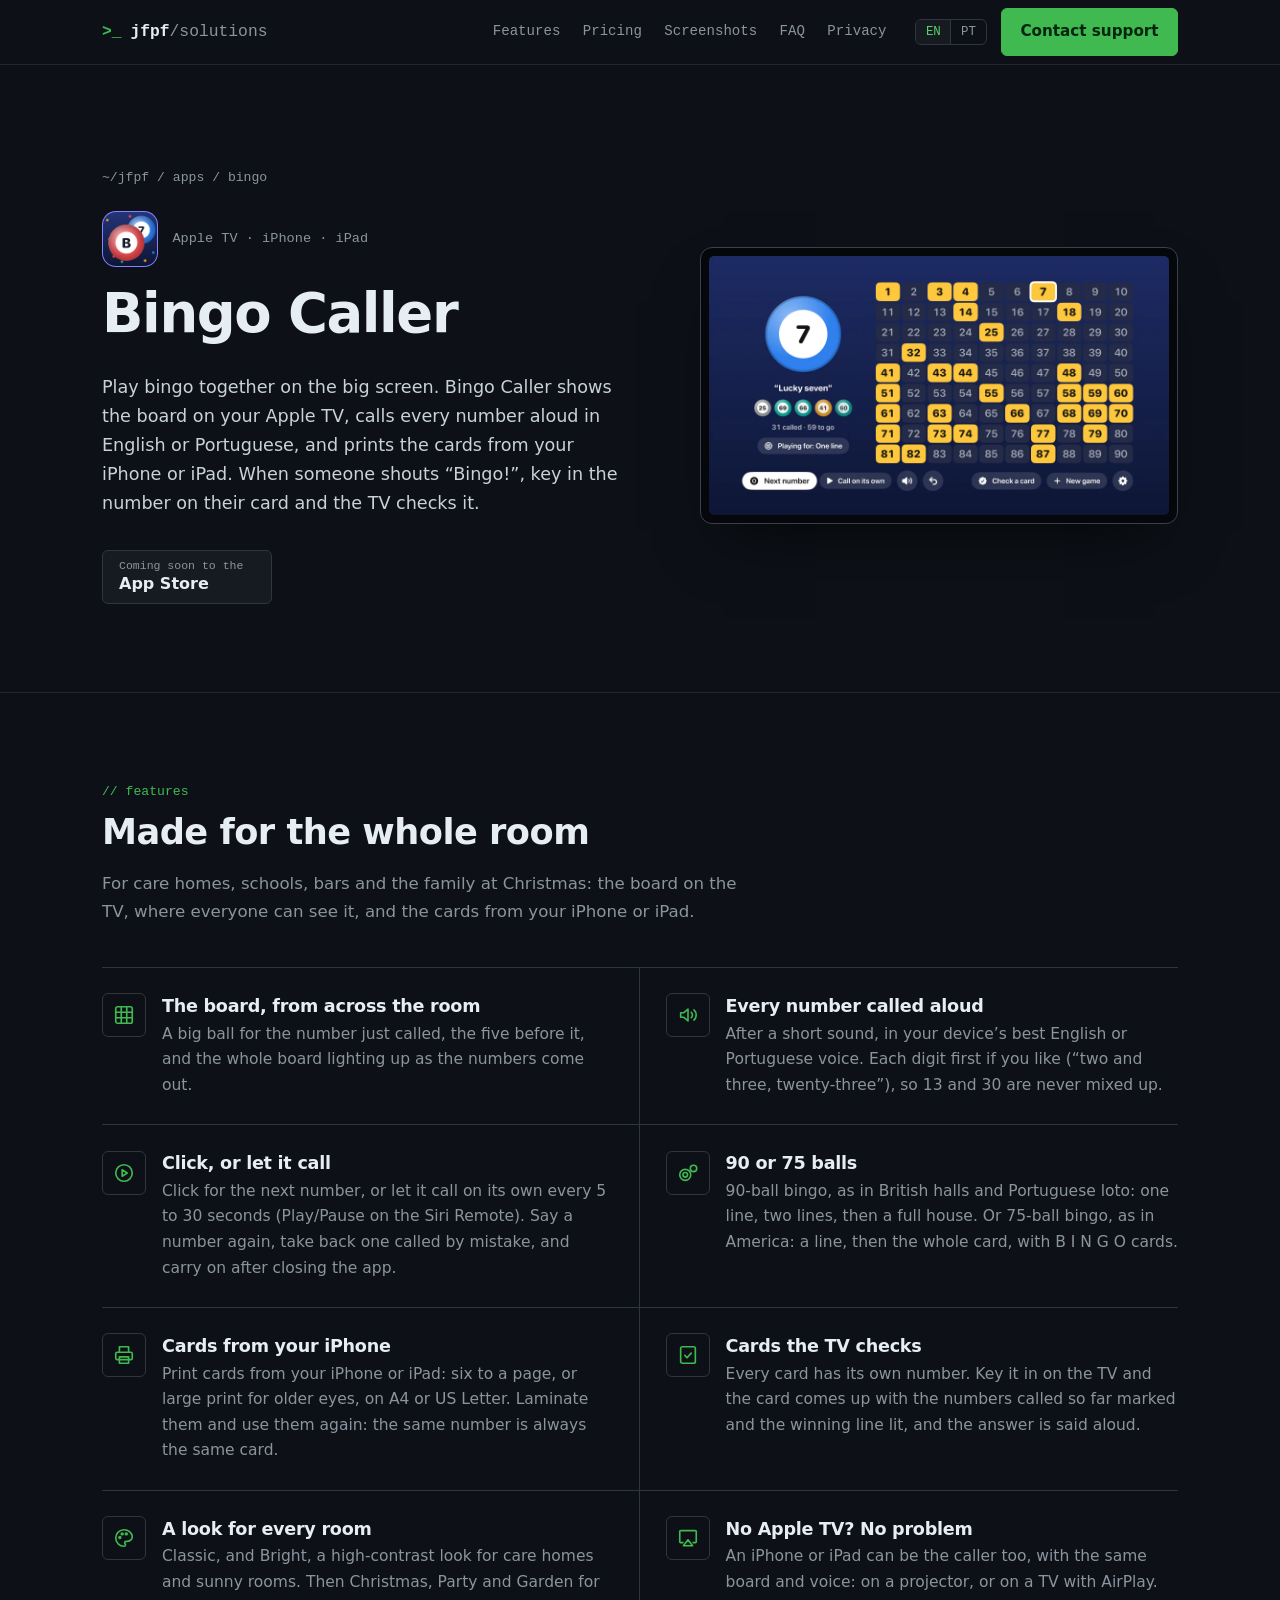
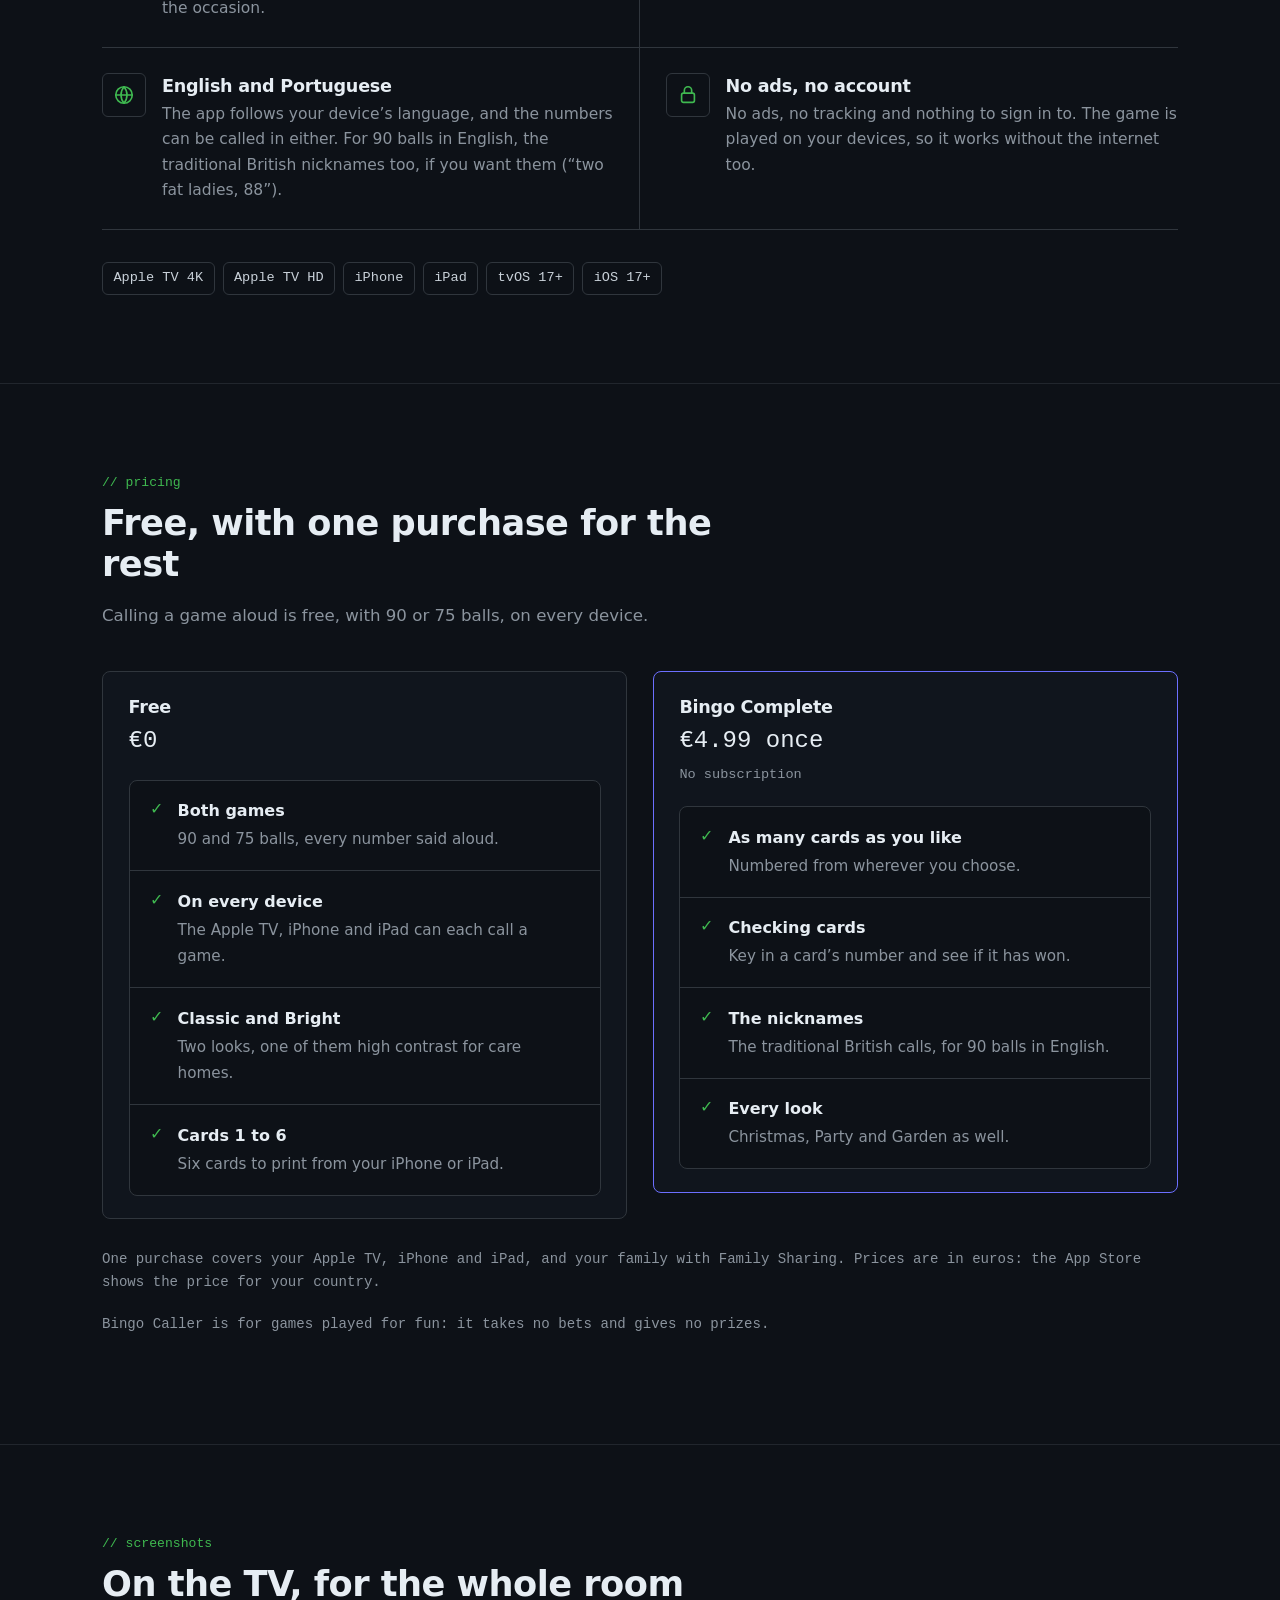
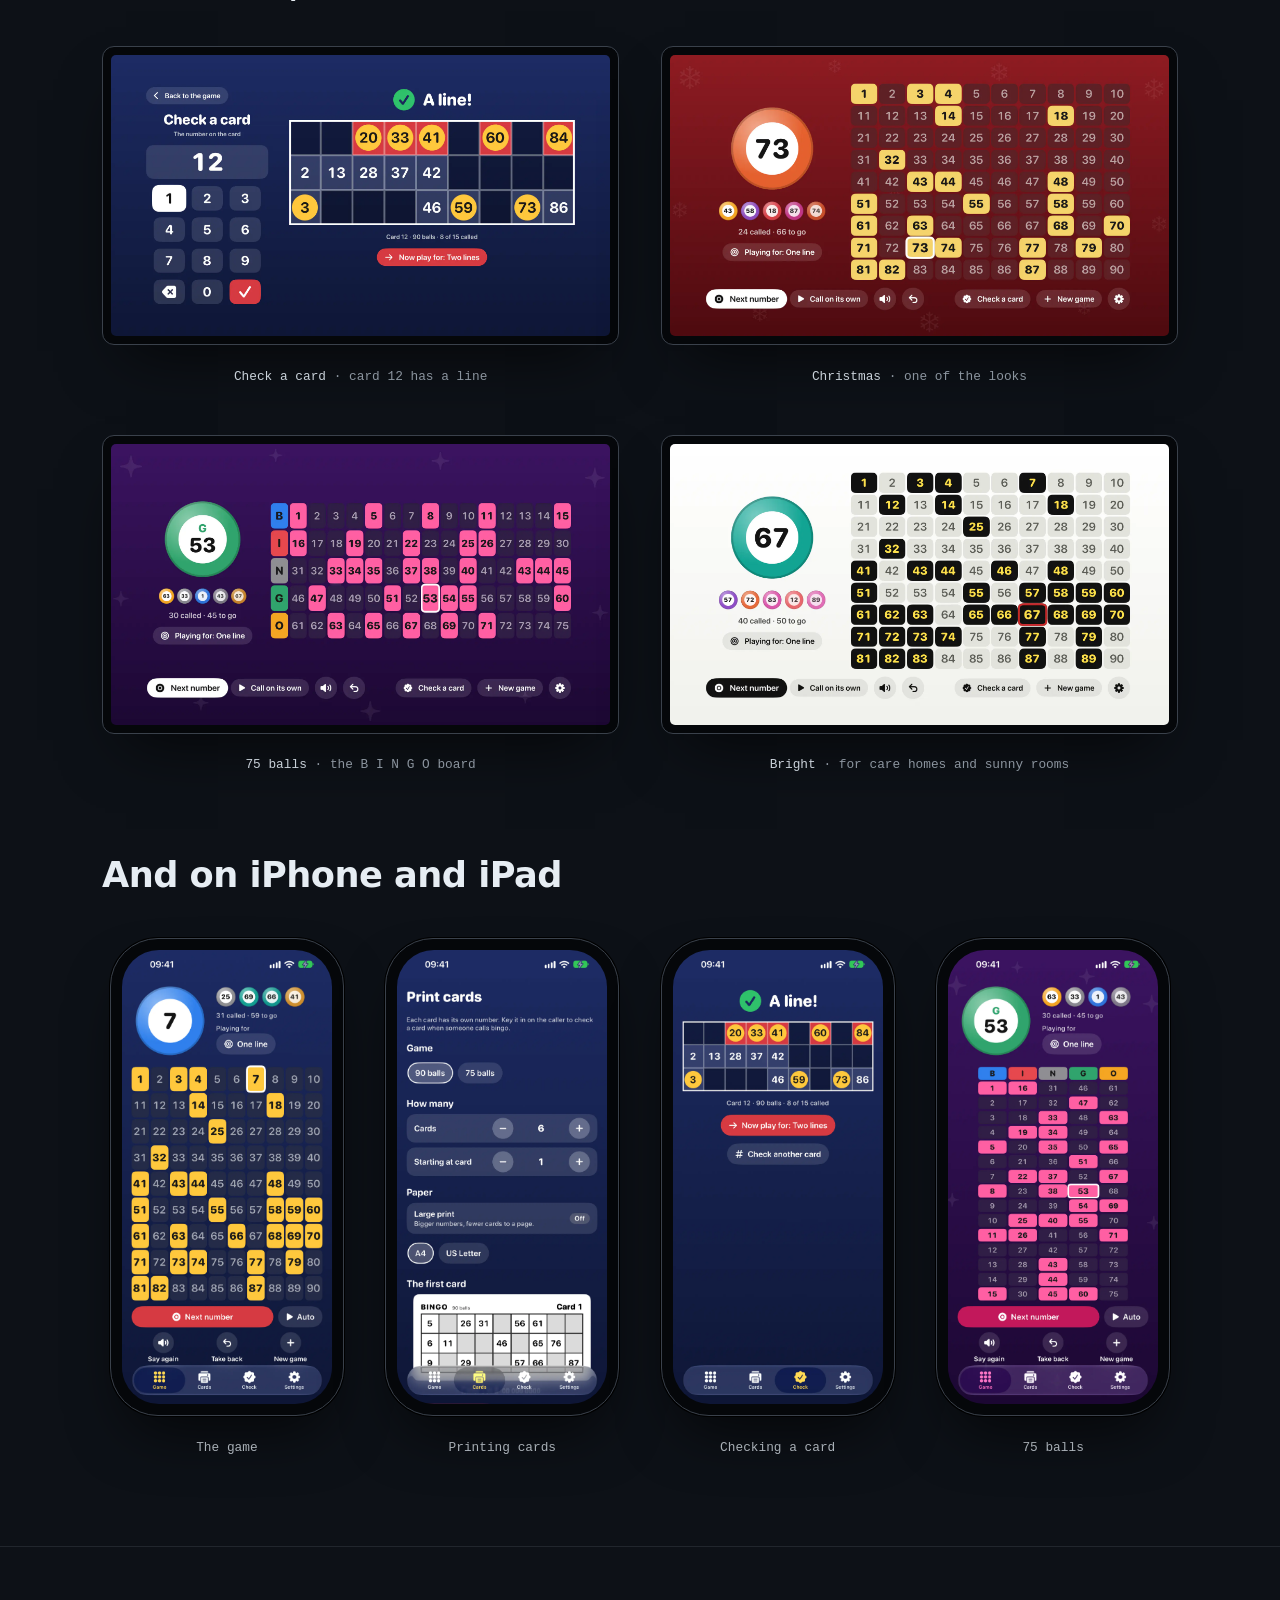
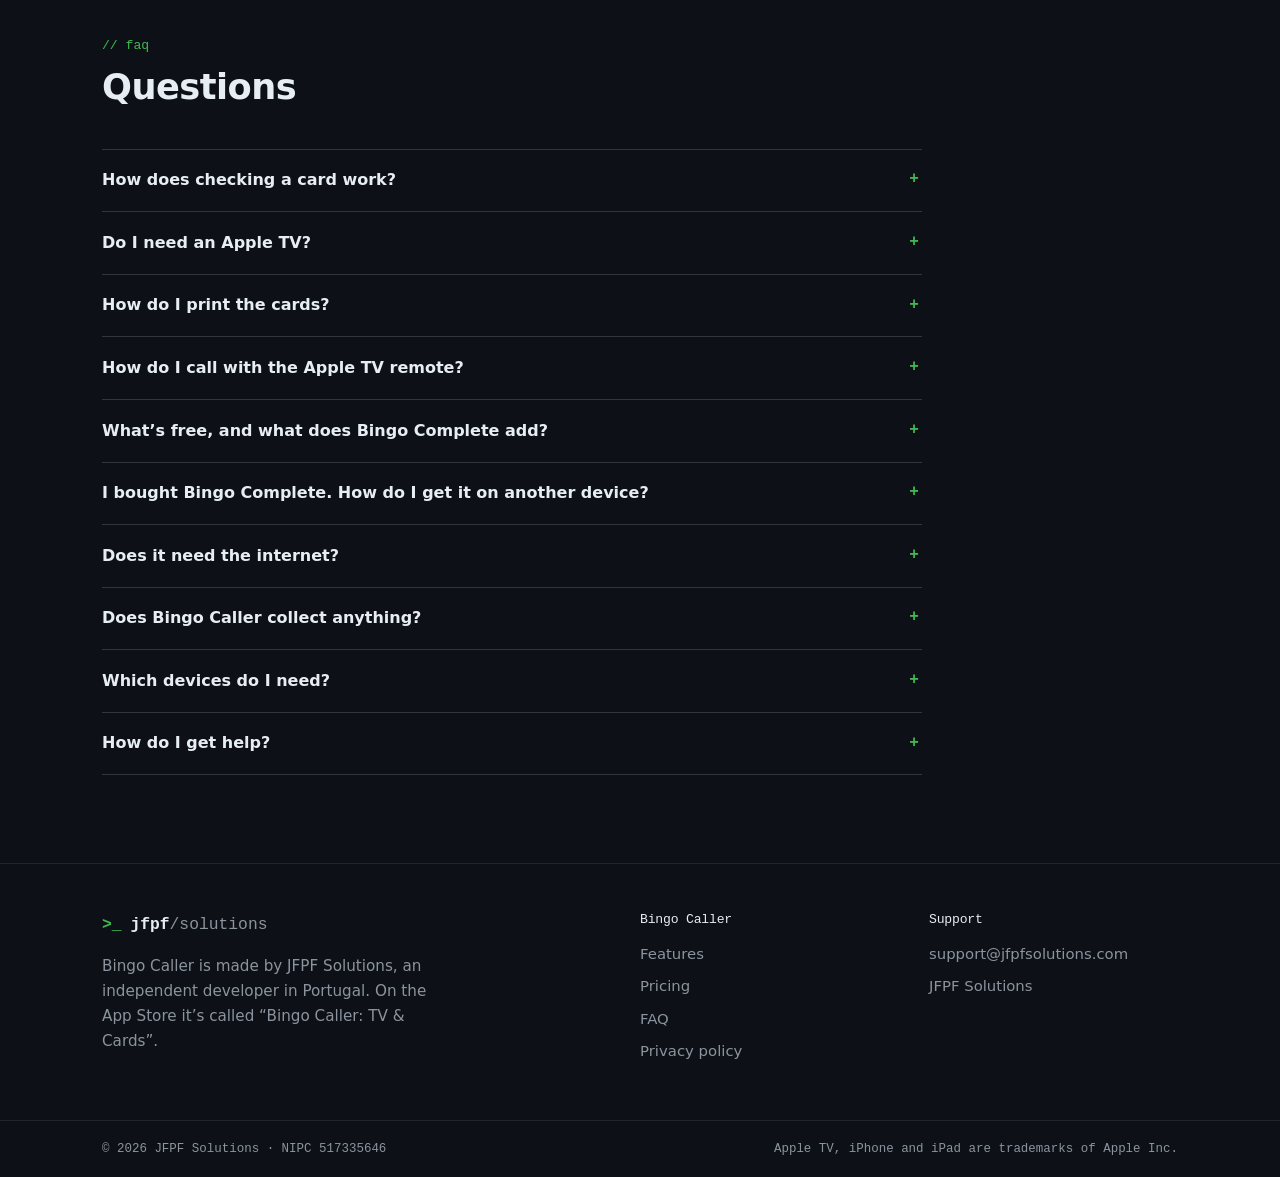
<file: bingo/index.html>
<!doctype html>
<html lang="en"
      data-title-en="Bingo Caller — bingo for the whole room, on Apple TV, iPhone and iPad"
      data-title-pt="Bingo Caller — bingo para a sala toda, na Apple TV, iPhone e iPad">
<head>
<meta charset="utf-8">
<meta name="viewport" content="width=device-width, initial-scale=1">
<title>Bingo Caller — bingo for the whole room, on Apple TV, iPhone and iPad</title>
<meta name="description" content="Bingo Caller (Bingo Caller: TV &amp; Cards on the App Store) shows the board on your Apple TV, calls every number aloud in English or Portuguese, and prints cards from your iPhone or iPad that the TV checks. Free, with a one-time Bingo Complete unlock.">
<link rel="icon" href="../assets/bingo/favicon.png">
<link rel="stylesheet" href="../css/styles.css">
</head>
<body>

<header class="site-header" id="top">
  <div class="container header-inner">
    <a href="../" class="brand" aria-label="JFPF Solutions">
      <span class="brand-mark" aria-hidden="true">&gt;_</span>
      <span>jfpf<span class="brand-sub">/solutions</span></span>
    </a>

    <button class="nav-toggle" id="navToggle" aria-label="Menu" aria-expanded="false">
      <span></span><span></span><span></span>
    </button>

    <nav class="main-nav" id="mainNav">
      <ul>
        <li><a href="#features" data-en="Features" data-pt="Funcionalidades">Features</a></li>
        <li><a href="#pricing" data-en="Pricing" data-pt="Preço">Pricing</a></li>
        <li><a href="#screenshots" data-en="Screenshots" data-pt="Imagens">Screenshots</a></li>
        <li><a href="#faq" data-en="FAQ" data-pt="Perguntas">FAQ</a></li>
        <li><a href="privacy/" data-en="Privacy" data-pt="Privacidade">Privacy</a></li>
      </ul>
      <div class="nav-actions">
        <div class="lang-toggle" role="group" aria-label="Language">
          <button data-lang="en" class="active">EN</button>
          <button data-lang="pt">PT</button>
        </div>
        <a href="mailto:support@jfpfsolutions.com?subject=Bingo%20Caller" class="btn btn-primary" data-en="Contact support" data-pt="Contactar suporte">Contact support</a>
      </div>
    </nav>
  </div>
</header>

<main>

<!-- ===== HERO ===== -->
<section class="hero">
  <div class="container app-hero">
    <div>
      <p class="crumbs"><a href="../">~/jfpf</a> / <a href="../#apps">apps</a> / bingo</p>
      <div class="app-name">
        <img class="app-icon" src="../assets/bingo/icon.webp" alt="" width="56" height="56">
        <span>Apple TV · iPhone · iPad</span>
      </div>
      <h1>Bingo Caller</h1>
      <p class="hero-lead"
         data-en="Play bingo together on the big screen. Bingo Caller shows the board on your Apple TV, calls every number aloud in English or Portuguese, and prints the cards from your iPhone or iPad. When someone shouts “Bingo!”, key in the number on their card and the TV checks it."
         data-pt="Jogue bingo em conjunto no ecrã grande. O Bingo Caller mostra o painel na Apple TV, canta cada número em voz alta, em português ou em inglês, e imprime os cartões a partir do iPhone ou do iPad. Quando alguém disser «Bingo!», introduza o número do cartão e a TV verifica-o.">
        Play bingo together on the big screen. Bingo Caller shows the board on your Apple TV, calls every number aloud in English or Portuguese, and prints the cards from your iPhone or iPad. When someone shouts “Bingo!”, key in the number on their card and the TV checks it.</p>

      <div class="stores">
        <span class="store"><small data-en="Coming soon to the" data-pt="Brevemente na">Coming soon to the</small><b>App Store</b></span>
      </div>
    </div>

    <figure class="shot tv-shot" aria-hidden="true">
      <div class="tablet"><img src="../assets/bingo/tv-game.webp" alt="" width="1920" height="1080"></div>
    </figure>
  </div>
</section>

<!-- ===== FEATURES ===== -->
<section class="section" id="features">
  <div class="container">
    <div class="section-head">
      <span class="eyebrow" data-en="Features" data-pt="Funcionalidades">Features</span>
      <h2 data-en="Made for the whole room" data-pt="Feito para a sala toda">Made for the whole room</h2>
      <p data-en="For care homes, schools, bars and the family at Christmas: the board on the TV, where everyone can see it, and the cards from your iPhone or iPad."
         data-pt="Para lares, escolas, bares e o Natal em família: o painel na TV, onde todos o veem, e os cartões a partir do iPhone ou do iPad.">
        For care homes, schools, bars and the family at Christmas: the board on the TV, where everyone can see it, and the cards from your iPhone or iPad.</p>
    </div>

    <ul class="services">
      <li class="service">
        <div class="service-icon" aria-hidden="true"><svg viewBox="0 0 24 24" fill="none" stroke="currentColor" stroke-width="1.8" stroke-linecap="round" stroke-linejoin="round"><rect x="3" y="3" width="18" height="18" rx="2"/><path d="M3 9h18M3 15h18M9 3v18M15 3v18"/></svg></div>
        <div>
          <h3 data-en="The board, from across the room" data-pt="O painel, do outro lado da sala">The board, from across the room</h3>
          <p data-en="A big ball for the number just called, the five before it, and the whole board lighting up as the numbers come out."
             data-pt="Uma bola grande com o número que acabou de sair, os cinco anteriores e o painel todo a acender à medida que os números saem.">
            A big ball for the number just called, the five before it, and the whole board lighting up as the numbers come out.</p>
        </div>
      </li>
      <li class="service">
        <div class="service-icon" aria-hidden="true"><svg viewBox="0 0 24 24" fill="none" stroke="currentColor" stroke-width="1.8" stroke-linecap="round" stroke-linejoin="round"><path d="M4 9.5v5h3.5L12 18.5v-13L7.5 9.5z"/><path d="M15.5 9a4 4 0 0 1 0 6M18.5 6.5a7.5 7.5 0 0 1 0 11"/></svg></div>
        <div>
          <h3 data-en="Every number called aloud" data-pt="Cada número cantado em voz alta">Every number called aloud</h3>
          <p data-en="After a short sound, in your device’s best English or Portuguese voice. Each digit first if you like (“two and three, twenty-three”), so 13 and 30 are never mixed up."
             data-pt="Depois de um pequeno som, com a melhor voz portuguesa ou inglesa do aparelho. Se quiser, cada algarismo primeiro («dois e três, vinte e três»), para nunca confundir 13 com 30.">
            After a short sound, in your device’s best English or Portuguese voice. Each digit first if you like (“two and three, twenty-three”), so 13 and 30 are never mixed up.</p>
        </div>
      </li>
      <li class="service">
        <div class="service-icon" aria-hidden="true"><svg viewBox="0 0 24 24" fill="none" stroke="currentColor" stroke-width="1.8" stroke-linecap="round" stroke-linejoin="round"><circle cx="12" cy="12" r="9"/><path d="M10 8.5v7l5.5-3.5z"/></svg></div>
        <div>
          <h3 data-en="Click, or let it call" data-pt="Carregue, ou deixe-o cantar">Click, or let it call</h3>
          <p data-en="Click for the next number, or let it call on its own every 5 to 30 seconds (Play/Pause on the Siri Remote). Say a number again, take back one called by mistake, and carry on after closing the app."
             data-pt="Carregue para o próximo número ou deixe-o cantar sozinho a cada 5 a 30 segundos (Reproduzir/Pausa no comando Siri Remote). Repita um número, anule um que saiu por engano e continue o jogo depois de fechar a app.">
            Click for the next number, or let it call on its own every 5 to 30 seconds (Play/Pause on the Siri Remote). Say a number again, take back one called by mistake, and carry on after closing the app.</p>
        </div>
      </li>
      <li class="service">
        <div class="service-icon" aria-hidden="true"><svg viewBox="0 0 24 24" fill="none" stroke="currentColor" stroke-width="1.8" stroke-linecap="round" stroke-linejoin="round"><circle cx="9" cy="14" r="6"/><circle cx="9" cy="14" r="2.5"/><circle cx="18" cy="7" r="3.5"/></svg></div>
        <div>
          <h3 data-en="90 or 75 balls" data-pt="90 ou 75 bolas">90 or 75 balls</h3>
          <p data-en="90-ball bingo, as in British halls and Portuguese loto: one line, two lines, then a full house. Or 75-ball bingo, as in America: a line, then the whole card, with B I N G O cards."
             data-pt="Bingo de 90 bolas, como o loto português e o bingo britânico: linha, duas linhas e cartão cheio. Ou bingo de 75 bolas, como nos Estados Unidos: linha e depois o cartão todo, com cartões B I N G O.">
            90-ball bingo, as in British halls and Portuguese loto: one line, two lines, then a full house. Or 75-ball bingo, as in America: a line, then the whole card, with B I N G O cards.</p>
        </div>
      </li>
      <li class="service">
        <div class="service-icon" aria-hidden="true"><svg viewBox="0 0 24 24" fill="none" stroke="currentColor" stroke-width="1.8" stroke-linecap="round" stroke-linejoin="round"><path d="M7 9V3h10v6"/><rect x="3" y="9" width="18" height="8" rx="1.5"/><path d="M7 14h10v7H7z"/></svg></div>
        <div>
          <h3 data-en="Cards from your iPhone" data-pt="Cartões a partir do iPhone">Cards from your iPhone</h3>
          <p data-en="Print cards from your iPhone or iPad: six to a page, or large print for older eyes, on A4 or US Letter. Laminate them and use them again: the same number is always the same card."
             data-pt="Imprima cartões no iPhone ou no iPad: seis por página, ou em letra grande, em A4 ou Carta (EUA). Plastifique-os e volte a usá-los: o mesmo número é sempre o mesmo cartão.">
            Print cards from your iPhone or iPad: six to a page, or large print for older eyes, on A4 or US Letter. Laminate them and use them again: the same number is always the same card.</p>
        </div>
      </li>
      <li class="service">
        <div class="service-icon" aria-hidden="true"><svg viewBox="0 0 24 24" fill="none" stroke="currentColor" stroke-width="1.8" stroke-linecap="round" stroke-linejoin="round"><rect x="4" y="3" width="16" height="18" rx="2"/><path d="M8.5 12.5l2.5 2.5 4.5-5"/></svg></div>
        <div>
          <h3 data-en="Cards the TV checks" data-pt="Cartões que a TV verifica">Cards the TV checks</h3>
          <p data-en="Every card has its own number. Key it in on the TV and the card comes up with the numbers called so far marked and the winning line lit, and the answer is said aloud."
             data-pt="Cada cartão tem o seu número. Introduza-o na TV e o cartão aparece com os números que já saíram marcados e a linha vencedora acesa, e a resposta é dita em voz alta.">
            Every card has its own number. Key it in on the TV and the card comes up with the numbers called so far marked and the winning line lit, and the answer is said aloud.</p>
        </div>
      </li>
      <li class="service">
        <div class="service-icon" aria-hidden="true"><svg viewBox="0 0 24 24" fill="none" stroke="currentColor" stroke-width="1.8" stroke-linecap="round" stroke-linejoin="round"><path d="M12 3a9 9 0 1 0 0 18c1 0 1.6-.7 1.6-1.6 0-.4-.2-.8-.4-1.1-.3-.3-.5-.7-.5-1.1 0-.9.7-1.6 1.6-1.6H16a5 5 0 0 0 5-5c0-4.1-4-7.6-9-7.6z"/><circle cx="7.5" cy="11.5" r="1"/><circle cx="10" cy="7.5" r="1"/><circle cx="14.5" cy="7.5" r="1"/></svg></div>
        <div>
          <h3 data-en="A look for every room" data-pt="Um tema para cada sala">A look for every room</h3>
          <p data-en="Classic, and Bright, a high-contrast look for care homes and sunny rooms. Then Christmas, Party and Garden for the occasion."
             data-pt="Clássico, e Alto contraste, um tema para lares e salas com muita luz. E ainda Natal, Festa e Jardim, para cada ocasião.">
            Classic, and Bright, a high-contrast look for care homes and sunny rooms. Then Christmas, Party and Garden for the occasion.</p>
        </div>
      </li>
      <li class="service">
        <div class="service-icon" aria-hidden="true"><svg viewBox="0 0 24 24" fill="none" stroke="currentColor" stroke-width="1.8" stroke-linecap="round" stroke-linejoin="round"><path d="M6.5 17H4a1 1 0 0 1-1-1V5a1 1 0 0 1 1-1h16a1 1 0 0 1 1 1v11a1 1 0 0 1-1 1h-2.5"/><path d="M12 14l5 6.5H7z"/></svg></div>
        <div>
          <h3 data-en="No Apple TV? No problem" data-pt="Sem Apple TV? Não faz mal">No Apple TV? No problem</h3>
          <p data-en="An iPhone or iPad can be the caller too, with the same board and voice: on a projector, or on a TV with AirPlay."
             data-pt="O iPhone ou o iPad também cantam o jogo, com o mesmo painel e a mesma voz: num projetor, ou numa TV com AirPlay.">
            An iPhone or iPad can be the caller too, with the same board and voice: on a projector, or on a TV with AirPlay.</p>
        </div>
      </li>
      <li class="service">
        <div class="service-icon" aria-hidden="true"><svg viewBox="0 0 24 24" fill="none" stroke="currentColor" stroke-width="1.8" stroke-linecap="round" stroke-linejoin="round"><circle cx="12" cy="12" r="9"/><path d="M3 12h18M12 3a14 14 0 0 1 0 18M12 3a14 14 0 0 0 0 18"/></svg></div>
        <div>
          <h3 data-en="English and Portuguese" data-pt="Português e inglês">English and Portuguese</h3>
          <p data-en="The app follows your device’s language, and the numbers can be called in either. For 90 balls in English, the traditional British nicknames too, if you want them (“two fat ladies, 88”)."
             data-pt="A app segue o idioma do dispositivo, e os números podem ser cantados em qualquer das duas línguas. Nas 90 bolas em inglês, também as alcunhas tradicionais britânicas, se quiser («two fat ladies, 88»).">
            The app follows your device’s language, and the numbers can be called in either. For 90 balls in English, the traditional British nicknames too, if you want them (“two fat ladies, 88”).</p>
        </div>
      </li>
      <li class="service">
        <div class="service-icon" aria-hidden="true"><svg viewBox="0 0 24 24" fill="none" stroke="currentColor" stroke-width="1.8" stroke-linecap="round" stroke-linejoin="round"><rect x="5" y="10" width="14" height="10" rx="2"/><path d="M8 10V7a4 4 0 0 1 8 0v3"/></svg></div>
        <div>
          <h3 data-en="No ads, no account" data-pt="Sem anúncios, sem conta">No ads, no account</h3>
          <p data-en="No ads, no tracking and nothing to sign in to. The game is played on your devices, so it works without the internet too."
             data-pt="Sem anúncios, sem rastreamento e sem nada em que iniciar sessão. O jogo acontece nos seus dispositivos, por isso também funciona sem internet.">
            No ads, no tracking and nothing to sign in to. The game is played on your devices, so it works without the internet too.</p>
        </div>
      </li>
    </ul>

    <ul class="platforms" aria-label="Platforms">
      <li>Apple TV 4K</li><li>Apple TV HD</li><li>iPhone</li><li>iPad</li><li>tvOS 17+</li><li>iOS 17+</li>
    </ul>
  </div>
</section>

<!-- ===== PRICING ===== -->
<section class="section" id="pricing">
  <div class="container">
    <div class="section-head">
      <span class="eyebrow" data-en="Pricing" data-pt="Preço">Pricing</span>
      <h2 data-en="Free, with one purchase for the rest" data-pt="Grátis, com uma compra para o resto">Free, with one purchase for the rest</h2>
      <p data-en="Calling a game aloud is free, with 90 or 75 balls, on every device."
         data-pt="Cantar um jogo em voz alta é grátis, com 90 ou 75 bolas, em todos os dispositivos.">
        Calling a game aloud is free, with 90 or 75 balls, on every device.</p>
    </div>

    <div class="plans">
      <div class="plan">
        <h3 data-en="Free" data-pt="Grátis">Free</h3>
        <p class="plan-price">€0</p>
        <ul class="about-points">
          <li><strong data-en="Both games" data-pt="Os dois jogos">Both games</strong><span data-en="90 and 75 balls, every number said aloud." data-pt="90 e 75 bolas, cada número dito em voz alta.">90 and 75 balls, every number said aloud.</span></li>
          <li><strong data-en="On every device" data-pt="Em todos os dispositivos">On every device</strong><span data-en="The Apple TV, iPhone and iPad can each call a game." data-pt="A Apple TV, o iPhone e o iPad podem todos cantar um jogo.">The Apple TV, iPhone and iPad can each call a game.</span></li>
          <li><strong data-en="Classic and Bright" data-pt="Clássico e Alto contraste">Classic and Bright</strong><span data-en="Two looks, one of them high contrast for care homes." data-pt="Dois temas, um deles de alto contraste, para lares.">Two looks, one of them high contrast for care homes.</span></li>
          <li><strong data-en="Cards 1 to 6" data-pt="Cartões 1 a 6">Cards 1 to 6</strong><span data-en="Six cards to print from your iPhone or iPad." data-pt="Seis cartões para imprimir no iPhone ou no iPad.">Six cards to print from your iPhone or iPad.</span></li>
        </ul>
      </div>
      <div class="plan plan--premium">
        <h3 data-en="Bingo Complete" data-pt="Bingo Completo">Bingo Complete</h3>
        <p class="plan-price"><span data-en="€4.99 once" data-pt="4,99 € uma vez">€4.99 once</span> <small data-en="No subscription" data-pt="Sem subscrição">No subscription</small></p>
        <ul class="about-points">
          <li><strong data-en="As many cards as you like" data-pt="Todos os cartões que quiser">As many cards as you like</strong><span data-en="Numbered from wherever you choose." data-pt="Numerados a partir do número que escolher.">Numbered from wherever you choose.</span></li>
          <li><strong data-en="Checking cards" data-pt="Verificar cartões">Checking cards</strong><span data-en="Key in a card’s number and see if it has won." data-pt="Introduza o número de um cartão e veja se ganhou.">Key in a card’s number and see if it has won.</span></li>
          <li><strong data-en="The nicknames" data-pt="As alcunhas">The nicknames</strong><span data-en="The traditional British calls, for 90 balls in English." data-pt="As alcunhas tradicionais britânicas, nas 90 bolas em inglês.">The traditional British calls, for 90 balls in English.</span></li>
          <li><strong data-en="Every look" data-pt="Todos os temas">Every look</strong><span data-en="Christmas, Party and Garden as well." data-pt="Também Natal, Festa e Jardim.">Christmas, Party and Garden as well.</span></li>
        </ul>
      </div>
    </div>

    <p class="prompt" style="margin-top:1.8rem">
      <span data-en="One purchase covers your Apple TV, iPhone and iPad, and your family with Family Sharing. Prices are in euros: the App Store shows the price for your country."
            data-pt="Uma compra cobre a Apple TV, o iPhone e o iPad, e a sua família com a Partilha com a família. Preços em euros: a App Store mostra o preço do seu país.">
        One purchase covers your Apple TV, iPhone and iPad, and your family with Family Sharing. Prices are in euros: the App Store shows the price for your country.</span>
    </p>
    <p class="prompt">
      <span data-en="Bingo Caller is for games played for fun: it takes no bets and gives no prizes."
            data-pt="O Bingo Caller é para jogos só por diversão: não aceita apostas nem dá prémios.">
        Bingo Caller is for games played for fun: it takes no bets and gives no prizes.</span>
    </p>
  </div>
</section>

<!-- ===== SCREENSHOTS ===== -->
<section class="section" id="screenshots">
  <div class="container">
    <div class="section-head">
      <span class="eyebrow" data-en="Screenshots" data-pt="Imagens">Screenshots</span>
      <h2 data-en="On the TV, for the whole room" data-pt="Na TV, para a sala toda">On the TV, for the whole room</h2>
    </div>

    <div class="tv-grid">
      <figure class="shot">
        <div class="tablet"><img src="../assets/bingo/tv-check.webp" alt="Check a card: card 12 has a line, with the numbers called marked and the winning line lit" width="1920" height="1080" loading="lazy"></div>
        <figcaption><b data-en="Check a card" data-pt="Verificar cartão">Check a card</b> · <span data-en="card 12 has a line" data-pt="o cartão 12 tem linha">card 12 has a line</span></figcaption>
      </figure>
      <figure class="shot">
        <div class="tablet"><img src="../assets/bingo/tv-christmas.webp" alt="The Christmas look: a red board with snowflakes, and 73 just called" width="1920" height="1080" loading="lazy"></div>
        <figcaption><b data-en="Christmas" data-pt="Natal">Christmas</b> · <span data-en="one of the looks" data-pt="um dos temas">one of the looks</span></figcaption>
      </figure>
      <figure class="shot">
        <div class="tablet"><img src="../assets/bingo/tv-seventy-five.webp" alt="75-ball bingo in the Party look: the B I N G O board, with G 53 just called" width="1920" height="1080" loading="lazy"></div>
        <figcaption><b data-en="75 balls" data-pt="75 bolas">75 balls</b> · <span data-en="the B I N G O board" data-pt="o painel B I N G O">the B I N G O board</span></figcaption>
      </figure>
      <figure class="shot">
        <div class="tablet"><img src="../assets/bingo/tv-bright.webp" alt="The Bright look: black and yellow numbers on a light board" width="1920" height="1080" loading="lazy"></div>
        <figcaption><b data-en="Bright" data-pt="Alto contraste">Bright</b> · <span data-en="for care homes and sunny rooms" data-pt="para lares e salas com muita luz">for care homes and sunny rooms</span></figcaption>
      </figure>
    </div>

    <div class="section-head" style="margin-top:5rem">
      <h2 data-en="And on iPhone and iPad" data-pt="E no iPhone e no iPad">And on iPhone and iPad</h2>
    </div>
    <div class="gallery">
      <figure>
        <div class="phone phone--sm"><img src="../assets/bingo/phone-game.webp" alt="The game on iPhone: the ball, the board of 90 numbers and the Next number button" width="1206" height="2621" loading="lazy"></div>
        <figcaption><b data-en="The game" data-pt="O jogo">The game</b></figcaption>
      </figure>
      <figure>
        <div class="phone phone--sm"><img src="../assets/bingo/phone-cards.webp" alt="Print cards on iPhone: 90 or 75 balls, how many, large print, A4 or US Letter, and the first card" width="1206" height="2621" loading="lazy"></div>
        <figcaption><b data-en="Printing cards" data-pt="Imprimir cartões">Printing cards</b></figcaption>
      </figure>
      <figure>
        <div class="phone phone--sm"><img src="../assets/bingo/phone-check.webp" alt="Checking card 12 on iPhone: a line!" width="1206" height="2621" loading="lazy"></div>
        <figcaption><b data-en="Checking a card" data-pt="Verificar um cartão">Checking a card</b></figcaption>
      </figure>
      <figure>
        <div class="phone phone--sm"><img src="../assets/bingo/phone-seventy-five.webp" alt="75-ball bingo on iPhone, in the Party look" width="1206" height="2621" loading="lazy"></div>
        <figcaption><b data-en="75 balls" data-pt="75 bolas">75 balls</b></figcaption>
      </figure>
    </div>
  </div>
</section>

<!-- ===== FAQ ===== -->
<section class="section" id="faq">
  <div class="container">
    <div class="section-head">
      <span class="eyebrow" data-en="FAQ" data-pt="Perguntas">FAQ</span>
      <h2 data-en="Questions" data-pt="Perguntas frequentes">Questions</h2>
    </div>

    <div class="faq">
      <details>
        <summary data-en="How does checking a card work?" data-pt="Como se verifica um cartão?">How does checking a card work?</summary>
        <p class="only-en">Every card has its own number, printed on it. When someone shouts “Bingo!”, choose Check a card on the TV (or the Check tab on iPhone and iPad) and key in that number: the card comes up with the numbers called so far marked and the winning line lit, and the answer is said aloud. Each card is worked out from its number, so the TV doesn’t need anything from your iPhone to check it. Checking cards is part of Bingo Complete.</p>
        <p class="only-pt">Cada cartão tem o seu número, impresso no próprio cartão. Quando alguém disser «Bingo!», escolha Verificar cartão na TV (ou o separador Verificar no iPhone e no iPad) e introduza esse número: o cartão aparece com os números que já saíram marcados e a linha vencedora acesa, e a resposta é dita em voz alta. Cada cartão é calculado a partir do seu número, por isso a TV não precisa de nada do iPhone para o verificar. Verificar cartões faz parte do Bingo Completo.</p>
      </details>
      <details>
        <summary data-en="Do I need an Apple TV?" data-pt="Preciso de uma Apple TV?">Do I need an Apple TV?</summary>
        <p class="only-en">No. The iPhone and iPad app can call a game too: put an iPad on a projector, or show the game on a TV with AirPlay. With an Apple TV, the TV calls the game and your iPhone or iPad prints the cards.</p>
        <p class="only-pt">Não. A app do iPhone e do iPad também canta o jogo: ligue um iPad a um projetor, ou mostre o jogo numa TV com AirPlay. Com uma Apple TV, a TV canta o jogo e o iPhone ou o iPad imprimem os cartões.</p>
      </details>
      <details>
        <summary data-en="How do I print the cards?" data-pt="Como imprimo os cartões?">How do I print the cards?</summary>
        <p class="only-en">On your iPhone or iPad, open Cards and choose 90 or 75 balls, how many cards, the number of the first one, large print if you like, and A4 or US Letter. The cards are made on your device as a PDF, black on white, six to a page (two or three in large print), to print or to send with AirDrop or to Files. The same number is always the same card, so you can laminate them and use them again.</p>
        <p class="only-pt">No iPhone ou no iPad, abra Cartões e escolha 90 ou 75 bolas, quantos cartões, o número do primeiro, letra grande se quiser, e A4 ou Carta (EUA). Os cartões são feitos no dispositivo, em PDF, a preto sobre branco, seis por página (dois ou três em letra grande), para imprimir ou enviar por AirDrop ou para a app Ficheiros. O mesmo número é sempre o mesmo cartão, por isso pode plastificá-los e voltar a usá-los.</p>
      </details>
      <details>
        <summary data-en="How do I call with the Apple TV remote?" data-pt="Como se canta com o comando da Apple TV?">How do I call with the Apple TV remote?</summary>
        <p class="only-en">Click for the next number, or press Play/Pause to call on its own every 5 to 30 seconds (choose the pace in Settings), and again to stop. The buttons under the board say the number again, take back one called by mistake, check a card or start a new game. The game is saved as it goes, so it carries on if the app is closed.</p>
        <p class="only-pt">Clique para o próximo número, ou prima Reproduzir/Pausa para cantar sozinho a cada 5 a 30 segundos (escolha o ritmo nas Definições), e outra vez para parar. Os botões por baixo do painel repetem o número, anulam um que saiu por engano, verificam um cartão ou começam um novo jogo. O jogo vai sendo guardado, por isso continua se a app for fechada.</p>
      </details>
      <details>
        <summary data-en="What’s free, and what does Bingo Complete add?" data-pt="O que é grátis, e o que acrescenta o Bingo Completo?">What’s free, and what does Bingo Complete add?</summary>
        <p class="only-en">Calling 90- and 75-ball games aloud on Apple TV, iPhone and iPad, the Classic and Bright looks, and printing cards 1 to 6 are free, with no ads. Bingo Complete, €4.99 once with no subscription, adds as many cards as you like, checking cards, the nicknames and every look.</p>
        <p class="only-pt">Cantar jogos de 90 e de 75 bolas na Apple TV, no iPhone e no iPad, os temas Clássico e Alto contraste e imprimir os cartões 1 a 6 são grátis, sem anúncios. O Bingo Completo, 4,99 € uma vez, sem subscrição, acrescenta todos os cartões que quiser, verificar cartões, as alcunhas e todos os temas.</p>
      </details>
      <details>
        <summary data-en="I bought Bingo Complete. How do I get it on another device?" data-pt="Comprei o Bingo Completo. Como o tenho noutro dispositivo?">I bought Bingo Complete. How do I get it on another device?</summary>
        <p class="only-en">It belongs to your Apple Account, so you only pay once for your Apple TV, iPhone and iPad, and your family has it too with Family Sharing. It usually appears by itself; if not, open Settings › Bingo Complete › Restore purchase.</p>
        <p class="only-pt">Fica associado à sua conta Apple, por isso paga uma só vez pela Apple TV, pelo iPhone e pelo iPad, e a sua família também o tem com a Partilha com a família. Normalmente aparece sozinho; se não, abra Definições › Bingo Completo › Restaurar compra.</p>
      </details>
      <details>
        <summary data-en="Does it need the internet?" data-pt="Precisa de internet?">Does it need the internet?</summary>
        <p class="only-en">No. The voice is your device’s own, the cards are made on the device, and a card is checked from its number alone, so a game works without the internet. Only buying Bingo Complete goes through the App Store.</p>
        <p class="only-pt">Não. A voz é a do próprio dispositivo, os cartões são feitos no dispositivo e um cartão é verificado só a partir do seu número, por isso um jogo funciona sem internet. Só a compra do Bingo Completo passa pela App Store.</p>
      </details>
      <details>
        <summary data-en="Does Bingo Caller collect anything?" data-pt="O Bingo Caller recolhe alguma coisa?">Does Bingo Caller collect anything?</summary>
        <p class="only-en">No. There’s no account, no ads and no tracking, and nothing is sent to us. The game in play and your settings stay on the device. See the <a href="privacy/">privacy policy</a>.</p>
        <p class="only-pt">Não. Não há conta, anúncios nem rastreamento, e nada nos é enviado. O jogo em curso e as suas definições ficam no dispositivo. Consulte a <a href="privacy/">política de privacidade</a>.</p>
      </details>
      <details>
        <summary data-en="Which devices do I need?" data-pt="Que dispositivos preciso?">Which devices do I need?</summary>
        <p class="only-en">Any Apple TV 4K or Apple TV HD with tvOS 17 or later, and any iPhone or iPad with iOS 17 or later. To print cards you need an iPhone or iPad.</p>
        <p class="only-pt">Qualquer Apple TV 4K ou Apple TV HD com tvOS 17 ou posterior, e qualquer iPhone ou iPad com iOS 17 ou posterior. Para imprimir cartões precisa de um iPhone ou de um iPad.</p>
      </details>
      <details>
        <summary data-en="How do I get help?" data-pt="Como obtenho ajuda?">How do I get help?</summary>
        <p class="only-en">Email <a href="mailto:support@jfpfsolutions.com?subject=Bingo%20Caller">support@jfpfsolutions.com</a>. We usually reply within one business day.</p>
        <p class="only-pt">Envie um email para <a href="mailto:support@jfpfsolutions.com?subject=Bingo%20Caller">support@jfpfsolutions.com</a>. Normalmente respondemos num dia útil.</p>
      </details>
    </div>
  </div>
</section>

</main>

<footer class="site-footer">
  <div class="container footer-inner">
    <div class="footer-brand">
      <a href="../" class="brand" aria-label="JFPF Solutions">
        <span class="brand-mark" aria-hidden="true">&gt;_</span>
        <span>jfpf<span class="brand-sub">/solutions</span></span>
      </a>
      <p data-en="Bingo Caller is made by JFPF Solutions, an independent developer in Portugal. On the App Store it’s called “Bingo Caller: TV &amp; Cards”."
         data-pt="O Bingo Caller é feito pela JFPF Solutions, um programador independente em Portugal. Na App Store chama-se «Bingo e Loto: TV e Cartões».">
        Bingo Caller is made by JFPF Solutions, an independent developer in Portugal. On the App Store it’s called “Bingo Caller: TV &amp; Cards”.</p>
    </div>
    <div class="footer-col">
      <h4>Bingo Caller</h4>
      <ul>
        <li><a href="#features" data-en="Features" data-pt="Funcionalidades">Features</a></li>
        <li><a href="#pricing" data-en="Pricing" data-pt="Preço">Pricing</a></li>
        <li><a href="#faq" data-en="FAQ" data-pt="Perguntas">FAQ</a></li>
        <li><a href="privacy/" data-en="Privacy policy" data-pt="Política de privacidade">Privacy policy</a></li>
      </ul>
    </div>
    <div class="footer-col">
      <h4 data-en="Support" data-pt="Suporte">Support</h4>
      <ul>
        <li><a href="mailto:support@jfpfsolutions.com?subject=Bingo%20Caller">support@jfpfsolutions.com</a></li>
        <li><a href="../" data-en="JFPF Solutions" data-pt="JFPF Solutions">JFPF Solutions</a></li>
      </ul>
    </div>
  </div>
  <div class="footer-bottom">
    <div class="container footer-bottom-inner">
      <span>&copy; <span id="year"></span> JFPF Solutions &middot; NIPC 517335646</span>
      <span data-en="Apple TV, iPhone and iPad are trademarks of Apple Inc." data-pt="Apple TV, iPhone e iPad são marcas registadas da Apple Inc.">Apple TV, iPhone and iPad are trademarks of Apple Inc.</span>
    </div>
  </div>
</footer>

<script src="../js/main.js"></script>
</body>
</html>
</file>
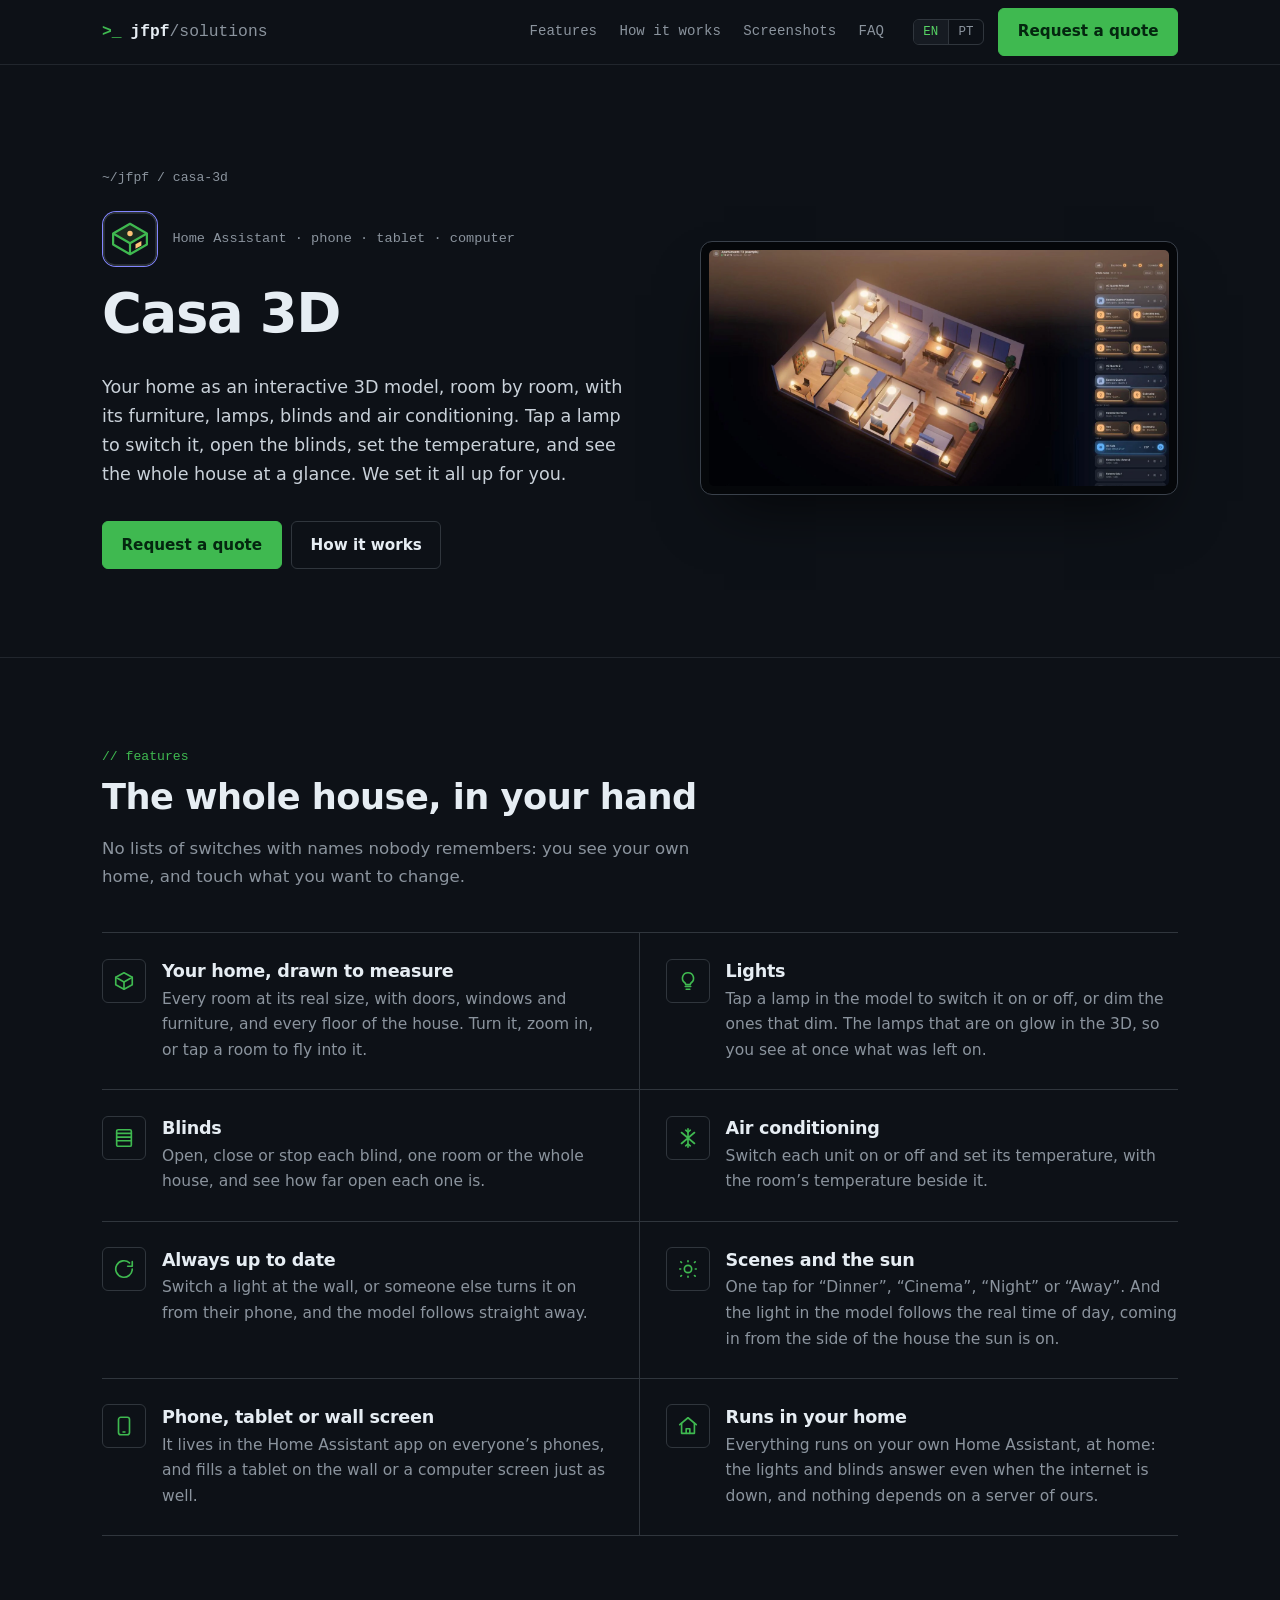
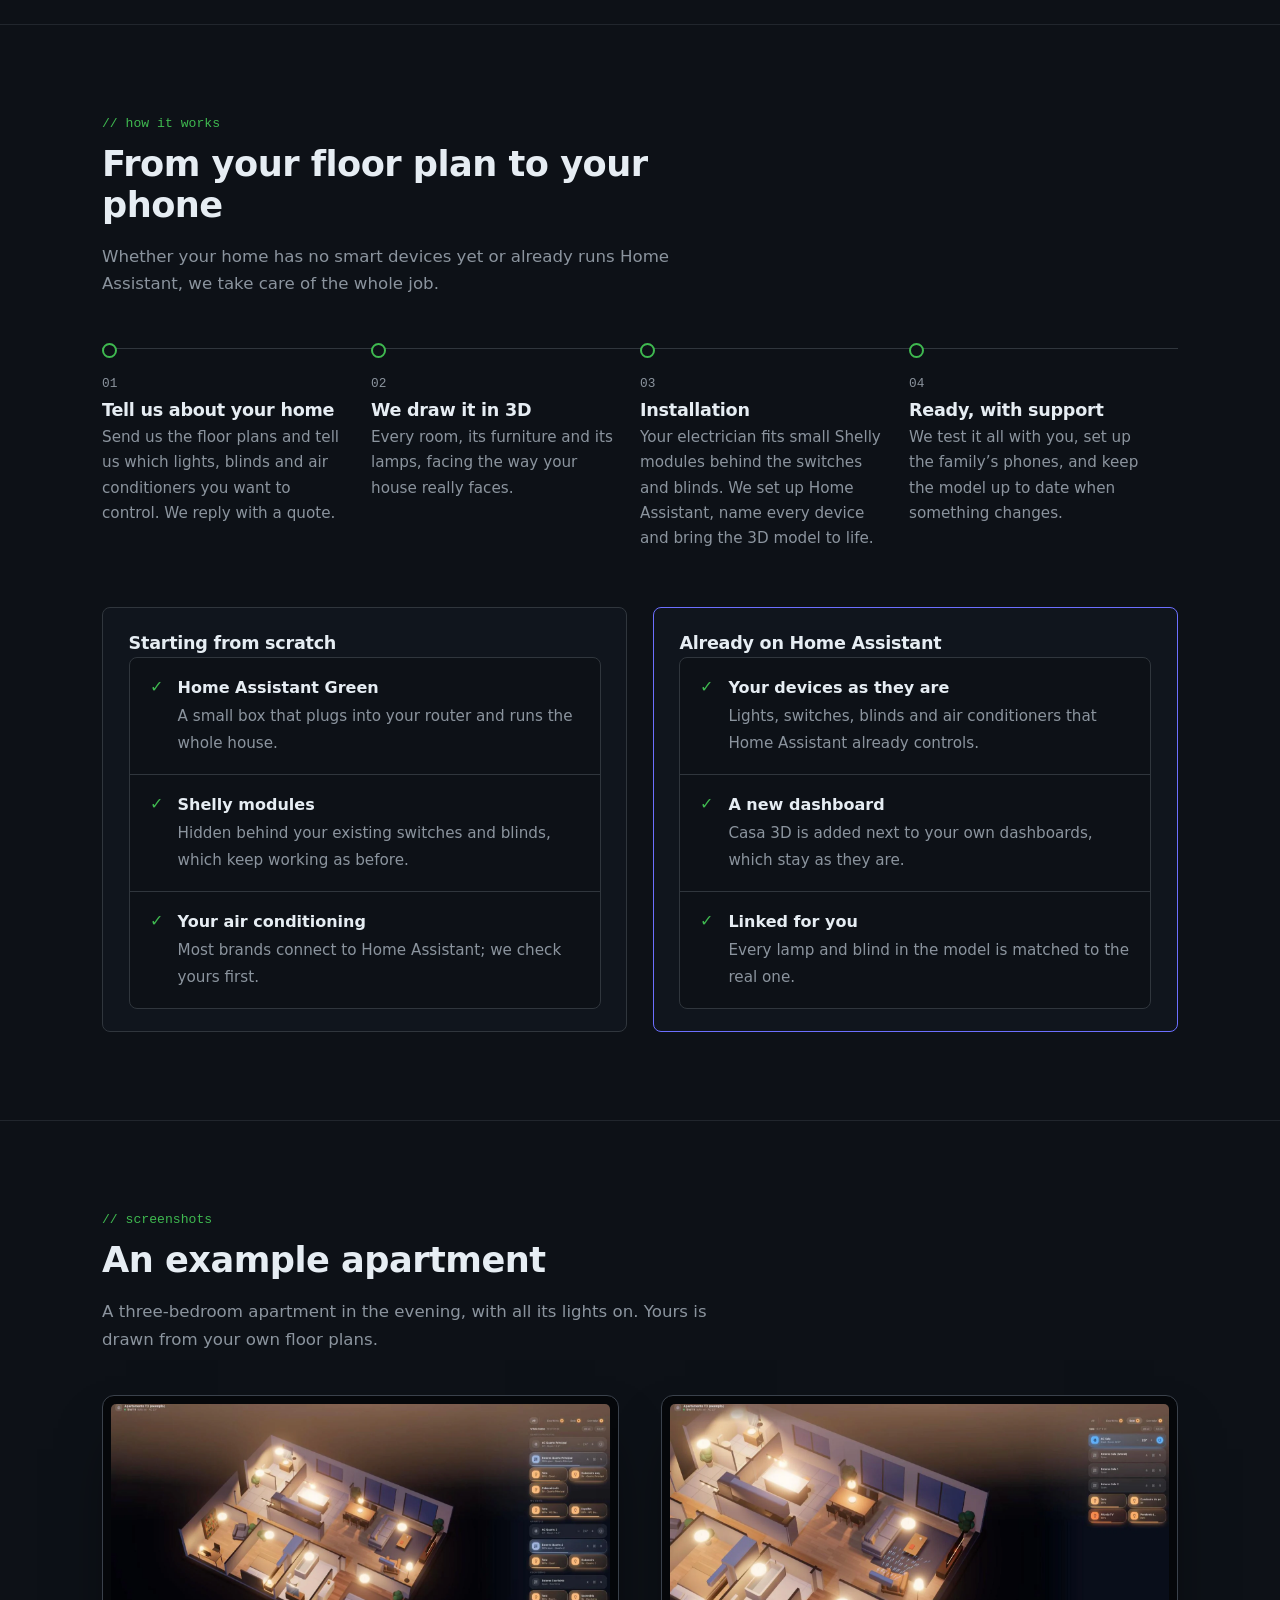
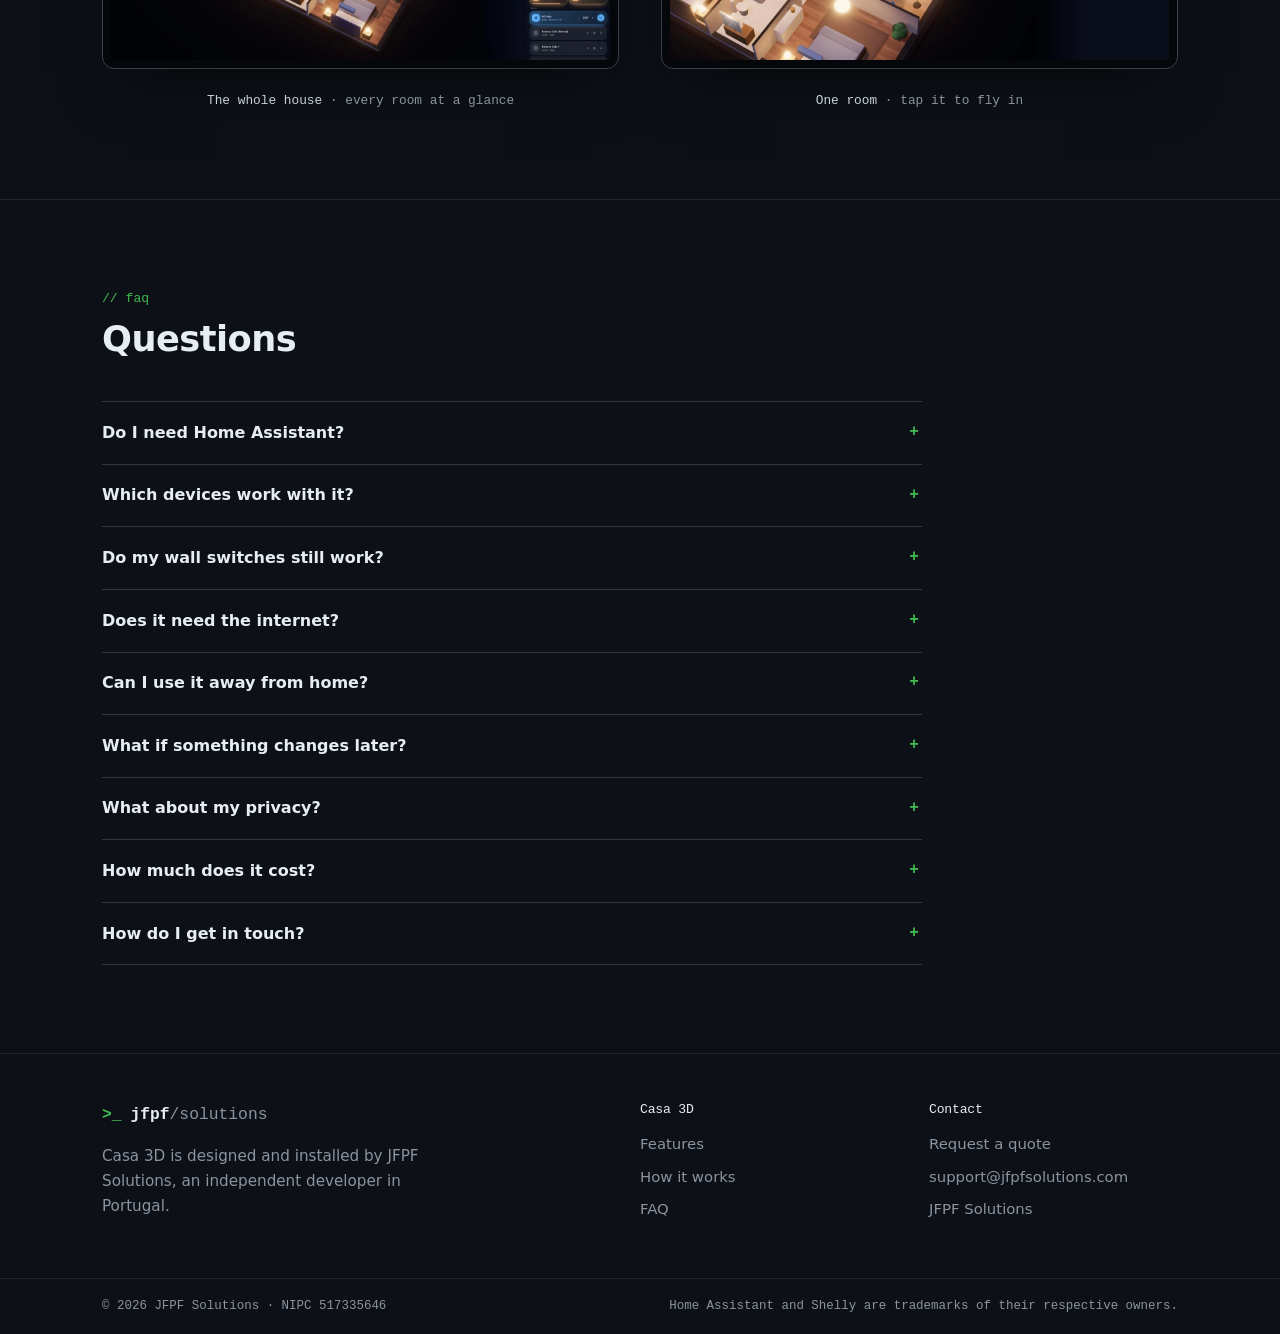
<file: casa-3d/index.html>
<!doctype html>
<html lang="en"
      data-title-en="Casa 3D — your home in 3D, to control from your phone"
      data-title-pt="Casa 3D — a sua casa em 3D, para controlar no telemóvel">
<head>
<meta charset="utf-8">
<meta name="viewport" content="width=device-width, initial-scale=1">
<title>Casa 3D — your home in 3D, to control from your phone</title>
<meta name="description" content="Casa 3D turns your home into an interactive 3D model on your phone, tablet or computer: tap a lamp to switch it, open the blinds, set the air conditioning, and see the whole house at a glance. Installed for you on Home Assistant, from scratch or on the system you already have.">
<link rel="icon" href="../assets/casa-3d/icon.svg">
<link rel="stylesheet" href="../css/styles.css">
</head>
<body>

<header class="site-header" id="top">
  <div class="container header-inner">
    <a href="../" class="brand" aria-label="JFPF Solutions">
      <span class="brand-mark" aria-hidden="true">&gt;_</span>
      <span>jfpf<span class="brand-sub">/solutions</span></span>
    </a>

    <button class="nav-toggle" id="navToggle" aria-label="Menu" aria-expanded="false">
      <span></span><span></span><span></span>
    </button>

    <nav class="main-nav" id="mainNav">
      <ul>
        <li><a href="#features" data-en="Features" data-pt="Funcionalidades">Features</a></li>
        <li><a href="#how" data-en="How it works" data-pt="Como funciona">How it works</a></li>
        <li><a href="#screenshots" data-en="Screenshots" data-pt="Imagens">Screenshots</a></li>
        <li><a href="#faq" data-en="FAQ" data-pt="Perguntas">FAQ</a></li>
      </ul>
      <div class="nav-actions">
        <div class="lang-toggle" role="group" aria-label="Language">
          <button data-lang="en" class="active">EN</button>
          <button data-lang="pt">PT</button>
        </div>
        <a href="../#contact" class="btn btn-primary" data-en="Request a quote" data-pt="Pedir orçamento">Request a quote</a>
      </div>
    </nav>
  </div>
</header>

<main>

<!-- ===== HERO ===== -->
<section class="hero">
  <div class="container app-hero">
    <div>
      <p class="crumbs"><a href="../">~/jfpf</a> / casa-3d</p>
      <div class="app-name">
        <img class="app-icon" src="../assets/casa-3d/icon.svg" alt="" width="56" height="56">
        <span data-en="Home Assistant · phone · tablet · computer" data-pt="Home Assistant · telemóvel · tablet · computador">Home Assistant · phone · tablet · computer</span>
      </div>
      <h1>Casa 3D</h1>
      <p class="hero-lead"
         data-en="Your home as an interactive 3D model, room by room, with its furniture, lamps, blinds and air conditioning. Tap a lamp to switch it, open the blinds, set the temperature, and see the whole house at a glance. We set it all up for you."
         data-pt="A sua casa num modelo 3D interativo, divisão a divisão, com os móveis, os candeeiros, os estores e o ar condicionado. Toque num candeeiro para o ligar, abra os estores, acerte a temperatura e veja a casa toda num relance. Nós tratamos de tudo.">
        Your home as an interactive 3D model, room by room, with its furniture, lamps, blinds and air conditioning. Tap a lamp to switch it, open the blinds, set the temperature, and see the whole house at a glance. We set it all up for you.</p>

      <div class="product-actions">
        <a href="../#contact" class="btn btn-primary" data-en="Request a quote" data-pt="Pedir orçamento">Request a quote</a>
        <a href="#how" class="btn btn-outline" data-en="How it works" data-pt="Como funciona">How it works</a>
      </div>
    </div>

    <figure class="shot tv-shot" aria-hidden="true">
      <div class="tablet"><img src="../assets/casa-3d/home.webp" alt="" width="1512" height="776"></div>
    </figure>
  </div>
</section>

<!-- ===== FEATURES ===== -->
<section class="section" id="features">
  <div class="container">
    <div class="section-head">
      <span class="eyebrow" data-en="Features" data-pt="Funcionalidades">Features</span>
      <h2 data-en="The whole house, in your hand" data-pt="A casa toda, na palma da mão">The whole house, in your hand</h2>
      <p data-en="No lists of switches with names nobody remembers: you see your own home, and touch what you want to change."
         data-pt="Nada de listas de interruptores com nomes que ninguém decora: vê a sua própria casa e toca no que quer mudar.">
        No lists of switches with names nobody remembers: you see your own home, and touch what you want to change.</p>
    </div>

    <ul class="services">
      <li class="service">
        <div class="service-icon" aria-hidden="true"><svg viewBox="0 0 24 24" fill="none" stroke="currentColor" stroke-width="1.8" stroke-linecap="round" stroke-linejoin="round"><path d="M12 3 21 8l-9 5-9-5z"/><path d="M3 8v8l9 5 9-5V8"/><path d="M12 13v8"/></svg></div>
        <div>
          <h3 data-en="Your home, drawn to measure" data-pt="A sua casa, desenhada à medida">Your home, drawn to measure</h3>
          <p data-en="Every room at its real size, with doors, windows and furniture, and every floor of the house. Turn it, zoom in, or tap a room to fly into it."
             data-pt="Cada divisão no tamanho real, com portas, janelas e móveis, e todos os pisos da casa. Rode, aproxime, ou toque numa divisão para entrar nela.">
            Every room at its real size, with doors, windows and furniture, and every floor of the house. Turn it, zoom in, or tap a room to fly into it.</p>
        </div>
      </li>
      <li class="service">
        <div class="service-icon" aria-hidden="true"><svg viewBox="0 0 24 24" fill="none" stroke="currentColor" stroke-width="1.8" stroke-linecap="round" stroke-linejoin="round"><path d="M9 18h6M10 21h4"/><path d="M12 3a6 6 0 0 0-3.5 10.9c.6.5 1 1.2 1 2.1h5c0-.9.4-1.6 1-2.1A6 6 0 0 0 12 3z"/></svg></div>
        <div>
          <h3 data-en="Lights" data-pt="Luzes">Lights</h3>
          <p data-en="Tap a lamp in the model to switch it on or off, or dim the ones that dim. The lamps that are on glow in the 3D, so you see at once what was left on."
             data-pt="Toque num candeeiro no modelo para o ligar ou desligar, ou regular a intensidade nos que o permitem. Os que estão acesos brilham no 3D, por isso vê logo o que ficou ligado.">
            Tap a lamp in the model to switch it on or off, or dim the ones that dim. The lamps that are on glow in the 3D, so you see at once what was left on.</p>
        </div>
      </li>
      <li class="service">
        <div class="service-icon" aria-hidden="true"><svg viewBox="0 0 24 24" fill="none" stroke="currentColor" stroke-width="1.8" stroke-linecap="round" stroke-linejoin="round"><rect x="4" y="3" width="16" height="18" rx="1.5"/><path d="M4 7h16M4 11h16M4 15h16"/></svg></div>
        <div>
          <h3 data-en="Blinds" data-pt="Estores">Blinds</h3>
          <p data-en="Open, close or stop each blind, one room or the whole house, and see how far open each one is."
             data-pt="Abra, feche ou pare cada estore, uma divisão ou a casa toda, e veja quanto está aberto cada um.">
            Open, close or stop each blind, one room or the whole house, and see how far open each one is.</p>
        </div>
      </li>
      <li class="service">
        <div class="service-icon" aria-hidden="true"><svg viewBox="0 0 24 24" fill="none" stroke="currentColor" stroke-width="1.8" stroke-linecap="round" stroke-linejoin="round"><path d="M12 2v20M4.9 6l14.2 12M4.9 18 19.1 6"/><path d="M9.5 3.5 12 5.5l2.5-2M9.5 20.5 12 18.5l2.5 2"/></svg></div>
        <div>
          <h3 data-en="Air conditioning" data-pt="Ar condicionado">Air conditioning</h3>
          <p data-en="Switch each unit on or off and set its temperature, with the room’s temperature beside it."
             data-pt="Ligue ou desligue cada aparelho e acerte a temperatura, com a temperatura da divisão ao lado.">
            Switch each unit on or off and set its temperature, with the room’s temperature beside it.</p>
        </div>
      </li>
      <li class="service">
        <div class="service-icon" aria-hidden="true"><svg viewBox="0 0 24 24" fill="none" stroke="currentColor" stroke-width="1.8" stroke-linecap="round" stroke-linejoin="round"><path d="M21 12a9 9 0 1 1-3-6.7"/><path d="M21 4v5h-5"/></svg></div>
        <div>
          <h3 data-en="Always up to date" data-pt="Sempre atualizado">Always up to date</h3>
          <p data-en="Switch a light at the wall, or someone else turns it on from their phone, and the model follows straight away."
             data-pt="Acenda uma luz no interruptor, ou alguém a ligue no telemóvel, e o modelo acompanha de imediato.">
            Switch a light at the wall, or someone else turns it on from their phone, and the model follows straight away.</p>
        </div>
      </li>
      <li class="service">
        <div class="service-icon" aria-hidden="true"><svg viewBox="0 0 24 24" fill="none" stroke="currentColor" stroke-width="1.8" stroke-linecap="round" stroke-linejoin="round"><path d="M12 3v1M12 20v1M4.2 4.2l.7.7M19.1 19.1l.7.7M3 12h1M20 12h1M4.2 19.8l.7-.7M19.1 4.9l.7-.7"/><circle cx="12" cy="12" r="4"/></svg></div>
        <div>
          <h3 data-en="Scenes and the sun" data-pt="Cenários e o sol">Scenes and the sun</h3>
          <p data-en="One tap for “Dinner”, “Cinema”, “Night” or “Away”. And the light in the model follows the real time of day, coming in from the side of the house the sun is on."
             data-pt="Um toque para «Jantar», «Cinema», «Noite» ou «Fora». E a luz no modelo acompanha a hora do dia, a entrar pelo lado da casa onde está o sol.">
            One tap for “Dinner”, “Cinema”, “Night” or “Away”. And the light in the model follows the real time of day, coming in from the side of the house the sun is on.</p>
        </div>
      </li>
      <li class="service">
        <div class="service-icon" aria-hidden="true"><svg viewBox="0 0 24 24" fill="none" stroke="currentColor" stroke-width="1.8" stroke-linecap="round" stroke-linejoin="round"><rect x="6" y="2.5" width="12" height="19" rx="2.5"/><path d="M11 18.5h2"/></svg></div>
        <div>
          <h3 data-en="Phone, tablet or wall screen" data-pt="Telemóvel, tablet ou ecrã na parede">Phone, tablet or wall screen</h3>
          <p data-en="It lives in the Home Assistant app on everyone’s phones, and fills a tablet on the wall or a computer screen just as well."
             data-pt="Fica na aplicação Home Assistant nos telemóveis de toda a família, e ocupa igualmente bem um tablet na parede ou o ecrã de um computador.">
            It lives in the Home Assistant app on everyone’s phones, and fills a tablet on the wall or a computer screen just as well.</p>
        </div>
      </li>
      <li class="service">
        <div class="service-icon" aria-hidden="true"><svg viewBox="0 0 24 24" fill="none" stroke="currentColor" stroke-width="1.8" stroke-linecap="round" stroke-linejoin="round"><path d="M3 10.5 12 3l9 7.5"/><path d="M5 9v11h14V9"/><path d="M10 20v-5h4v5"/></svg></div>
        <div>
          <h3 data-en="Runs in your home" data-pt="Funciona dentro de casa">Runs in your home</h3>
          <p data-en="Everything runs on your own Home Assistant, at home: the lights and blinds answer even when the internet is down, and nothing depends on a server of ours."
             data-pt="Tudo funciona no seu próprio Home Assistant, em casa: as luzes e os estores respondem mesmo sem internet, e nada depende de um servidor nosso.">
            Everything runs on your own Home Assistant, at home: the lights and blinds answer even when the internet is down, and nothing depends on a server of ours.</p>
        </div>
      </li>
    </ul>
  </div>
</section>

<!-- ===== HOW IT WORKS ===== -->
<section class="section" id="how">
  <div class="container">
    <div class="section-head">
      <span class="eyebrow" data-en="How it works" data-pt="Como funciona">How it works</span>
      <h2 data-en="From your floor plan to your phone" data-pt="Da planta da casa ao telemóvel">From your floor plan to your phone</h2>
      <p data-en="Whether your home has no smart devices yet or already runs Home Assistant, we take care of the whole job."
         data-pt="Quer a sua casa ainda não tenha nada inteligente, quer já tenha Home Assistant, tratamos do trabalho todo.">
        Whether your home has no smart devices yet or already runs Home Assistant, we take care of the whole job.</p>
    </div>

    <ol class="steps">
      <li class="step">
        <span class="step-num">01</span>
        <h3 data-en="Tell us about your home" data-pt="Fale-nos da sua casa">Tell us about your home</h3>
        <p data-en="Send us the floor plans and tell us which lights, blinds and air conditioners you want to control. We reply with a quote."
           data-pt="Envie-nos as plantas e diga-nos que luzes, estores e aparelhos de ar condicionado quer controlar. Respondemos com um orçamento.">
          Send us the floor plans and tell us which lights, blinds and air conditioners you want to control. We reply with a quote.</p>
      </li>
      <li class="step">
        <span class="step-num">02</span>
        <h3 data-en="We draw it in 3D" data-pt="Desenhamos em 3D">We draw it in 3D</h3>
        <p data-en="Every room, its furniture and its lamps, facing the way your house really faces."
           data-pt="Cada divisão, os móveis e os candeeiros, virada para onde a sua casa está mesmo virada.">
          Every room, its furniture and its lamps, facing the way your house really faces.</p>
      </li>
      <li class="step">
        <span class="step-num">03</span>
        <h3 data-en="Installation" data-pt="Instalação">Installation</h3>
        <p data-en="Your electrician fits small Shelly modules behind the switches and blinds. We set up Home Assistant, name every device and bring the 3D model to life."
           data-pt="O seu eletricista coloca pequenos módulos Shelly atrás dos interruptores e dos estores. Nós configuramos o Home Assistant, damos nome a cada equipamento e pomos o modelo 3D a funcionar.">
          Your electrician fits small Shelly modules behind the switches and blinds. We set up Home Assistant, name every device and bring the 3D model to life.</p>
      </li>
      <li class="step">
        <span class="step-num">04</span>
        <h3 data-en="Ready, with support" data-pt="Pronto, com apoio">Ready, with support</h3>
        <p data-en="We test it all with you, set up the family’s phones, and keep the model up to date when something changes."
           data-pt="Testamos tudo consigo, configuramos os telemóveis da família e mantemos o modelo atualizado quando alguma coisa muda.">
          We test it all with you, set up the family’s phones, and keep the model up to date when something changes.</p>
      </li>
    </ol>

    <div class="plans" style="margin-top:3.5rem">
      <div class="plan">
        <h3 data-en="Starting from scratch" data-pt="De raiz">Starting from scratch</h3>
        <ul class="about-points">
          <li><strong data-en="Home Assistant Green" data-pt="Home Assistant Green">Home Assistant Green</strong><span data-en="A small box that plugs into your router and runs the whole house." data-pt="Uma pequena caixa ligada ao router que gere a casa toda.">A small box that plugs into your router and runs the whole house.</span></li>
          <li><strong data-en="Shelly modules" data-pt="Módulos Shelly">Shelly modules</strong><span data-en="Hidden behind your existing switches and blinds, which keep working as before." data-pt="Escondidos atrás dos interruptores e dos estores que já tem, que continuam a funcionar como antes.">Hidden behind your existing switches and blinds, which keep working as before.</span></li>
          <li><strong data-en="Your air conditioning" data-pt="O seu ar condicionado">Your air conditioning</strong><span data-en="Most brands connect to Home Assistant; we check yours first." data-pt="A maioria das marcas liga-se ao Home Assistant; confirmamos a sua antes.">Most brands connect to Home Assistant; we check yours first.</span></li>
        </ul>
      </div>
      <div class="plan plan--premium">
        <h3 data-en="Already on Home Assistant" data-pt="Já tem Home Assistant">Already on Home Assistant</h3>
        <ul class="about-points">
          <li><strong data-en="Your devices as they are" data-pt="Os seus equipamentos como estão">Your devices as they are</strong><span data-en="Lights, switches, blinds and air conditioners that Home Assistant already controls." data-pt="Luzes, interruptores, estores e ar condicionado que o Home Assistant já controla.">Lights, switches, blinds and air conditioners that Home Assistant already controls.</span></li>
          <li><strong data-en="A new dashboard" data-pt="Um novo painel">A new dashboard</strong><span data-en="Casa 3D is added next to your own dashboards, which stay as they are." data-pt="O Casa 3D é acrescentado ao lado dos seus painéis, que ficam como estão.">Casa 3D is added next to your own dashboards, which stay as they are.</span></li>
          <li><strong data-en="Linked for you" data-pt="Tudo ligado por nós">Linked for you</strong><span data-en="Every lamp and blind in the model is matched to the real one." data-pt="Cada candeeiro e estore do modelo fica ligado ao verdadeiro.">Every lamp and blind in the model is matched to the real one.</span></li>
        </ul>
      </div>
    </div>
  </div>
</section>

<!-- ===== SCREENSHOTS ===== -->
<section class="section" id="screenshots">
  <div class="container">
    <div class="section-head">
      <span class="eyebrow" data-en="Screenshots" data-pt="Imagens">Screenshots</span>
      <h2 data-en="An example apartment" data-pt="Um apartamento de exemplo">An example apartment</h2>
      <p data-en="A three-bedroom apartment in the evening, with all its lights on. Yours is drawn from your own floor plans."
         data-pt="Um T3 ao fim do dia, com as luzes todas acesas. A sua é desenhada a partir das suas próprias plantas.">
        A three-bedroom apartment in the evening, with all its lights on. Yours is drawn from your own floor plans.</p>
    </div>

    <div class="tv-grid">
      <figure class="shot">
        <div class="tablet"><img src="../assets/casa-3d/home.webp" alt="The whole apartment in 3D with every light on, and the panel listing each room’s lights, blinds and air conditioners" width="1512" height="776" loading="lazy"></div>
        <figcaption><b data-en="The whole house" data-pt="A casa toda">The whole house</b> · <span data-en="every room at a glance" data-pt="todas as divisões num relance">every room at a glance</span></figcaption>
      </figure>
      <figure class="shot">
        <div class="tablet"><img src="../assets/casa-3d/sala.webp" alt="Zoomed into the living room: the sofa, the floor lamp, the air conditioning blowing cool air, and the room’s blinds and lights in the panel" width="1512" height="776" loading="lazy"></div>
        <figcaption><b data-en="One room" data-pt="Uma divisão">One room</b> · <span data-en="tap it to fly in" data-pt="toque para entrar">tap it to fly in</span></figcaption>
      </figure>
    </div>
  </div>
</section>

<!-- ===== FAQ ===== -->
<section class="section" id="faq">
  <div class="container">
    <div class="section-head">
      <span class="eyebrow" data-en="FAQ" data-pt="Perguntas">FAQ</span>
      <h2 data-en="Questions" data-pt="Perguntas frequentes">Questions</h2>
    </div>

    <div class="faq">
      <details>
        <summary data-en="Do I need Home Assistant?" data-pt="Preciso de ter Home Assistant?">Do I need Home Assistant?</summary>
        <p class="only-en">Yes, it’s what Casa 3D runs on. If you don’t have it, we install a Home Assistant Green for you: a small box that plugs into your router. If you already have Home Assistant, we add Casa 3D to it.</p>
        <p class="only-pt">Sim, é nele que o Casa 3D funciona. Se ainda não tem, instalamos um Home Assistant Green: uma pequena caixa ligada ao router. Se já tem Home Assistant, acrescentamos-lhe o Casa 3D.</p>
      </details>
      <details>
        <summary data-en="Which devices work with it?" data-pt="Que equipamentos funcionam?">Which devices work with it?</summary>
        <p class="only-en">Lights, switches, blinds and air conditioners that Home Assistant can control. For new installations we use Shelly modules for the lights and blinds, fitted by an electrician behind your existing switches. For air conditioning it depends on the brand and model: tell us yours and we’ll check.</p>
        <p class="only-pt">Luzes, interruptores, estores e aparelhos de ar condicionado que o Home Assistant consiga controlar. Em instalações novas usamos módulos Shelly para as luzes e os estores, colocados por um eletricista atrás dos interruptores que já tem. No ar condicionado depende da marca e do modelo: diga-nos qual é e confirmamos.</p>
      </details>
      <details>
        <summary data-en="Do my wall switches still work?" data-pt="Os interruptores continuam a funcionar?">Do my wall switches still work?</summary>
        <p class="only-en">Yes. The modules sit behind them, so the switches work as they always did, and the 3D model shows the change.</p>
        <p class="only-pt">Sim. Os módulos ficam por trás, por isso os interruptores funcionam como sempre, e o modelo 3D mostra a mudança.</p>
      </details>
      <details>
        <summary data-en="Does it need the internet?" data-pt="Precisa de internet?">Does it need the internet?</summary>
        <p class="only-en">Not at home: Home Assistant and the modules talk to each other over your own Wi-Fi, so the lights and blinds keep answering if the internet goes down.</p>
        <p class="only-pt">Em casa, não: o Home Assistant e os módulos falam entre si pela sua rede Wi-Fi, por isso as luzes e os estores continuam a responder se a internet falhar.</p>
      </details>
      <details>
        <summary data-en="Can I use it away from home?" data-pt="Funciona fora de casa?">Can I use it away from home?</summary>
        <p class="only-en">Yes, with remote access for Home Assistant, for example a Home Assistant Cloud subscription in your name. We can set it up for you.</p>
        <p class="only-pt">Sim, com acesso remoto ao Home Assistant, por exemplo uma subscrição Home Assistant Cloud em seu nome. Podemos configurá-la por si.</p>
      </details>
      <details>
        <summary data-en="What if something changes later?" data-pt="E se alguma coisa mudar mais tarde?">What if something changes later?</summary>
        <p class="only-en">A new lamp, a moved sofa, a new room: we update the model and link the new devices while your support lasts.</p>
        <p class="only-pt">Um candeeiro novo, um sofá mudado de sítio, uma divisão nova: atualizamos o modelo e ligamos os equipamentos novos enquanto durar o apoio.</p>
      </details>
      <details>
        <summary data-en="What about my privacy?" data-pt="E a minha privacidade?">What about my privacy?</summary>
        <p class="only-en">Everything runs on your own Home Assistant, at home. We keep a copy of your floor plan to maintain the model. While support lasts we can reach your Home Assistant to help, only with your agreement, and you can switch that access off at any time.</p>
        <p class="only-pt">Tudo funciona no seu próprio Home Assistant, em casa. Guardamos uma cópia da planta para manter o modelo. Enquanto durar o apoio podemos aceder ao seu Home Assistant para ajudar, só com o seu acordo, e pode desligar esse acesso quando quiser.</p>
      </details>
      <details>
        <summary data-en="How much does it cost?" data-pt="Quanto custa?">How much does it cost?</summary>
        <p class="only-en">It depends on the size of the home and how many lights, blinds and air conditioners it has. <a href="../#contact">Tell us about yours</a> and we’ll send you a quote.</p>
        <p class="only-pt">Depende do tamanho da casa e de quantas luzes, estores e aparelhos de ar condicionado tem. <a href="../#contact">Fale-nos da sua</a> e enviamos um orçamento.</p>
      </details>
      <details>
        <summary data-en="How do I get in touch?" data-pt="Como entro em contacto?">How do I get in touch?</summary>
        <p class="only-en">Use the <a href="../#contact">contact form</a>, or email <a href="mailto:support@jfpfsolutions.com?subject=Casa%203D">support@jfpfsolutions.com</a>. We usually reply within one business day.</p>
        <p class="only-pt">Use o <a href="../#contact">formulário de contacto</a>, ou envie um email para <a href="mailto:support@jfpfsolutions.com?subject=Casa%203D">support@jfpfsolutions.com</a>. Normalmente respondemos num dia útil.</p>
      </details>
    </div>
  </div>
</section>

</main>

<footer class="site-footer">
  <div class="container footer-inner">
    <div class="footer-brand">
      <a href="../" class="brand" aria-label="JFPF Solutions">
        <span class="brand-mark" aria-hidden="true">&gt;_</span>
        <span>jfpf<span class="brand-sub">/solutions</span></span>
      </a>
      <p data-en="Casa 3D is designed and installed by JFPF Solutions, an independent developer in Portugal."
         data-pt="O Casa 3D é desenhado e instalado pela JFPF Solutions, um programador independente em Portugal.">
        Casa 3D is designed and installed by JFPF Solutions, an independent developer in Portugal.</p>
    </div>
    <div class="footer-col">
      <h4>Casa 3D</h4>
      <ul>
        <li><a href="#features" data-en="Features" data-pt="Funcionalidades">Features</a></li>
        <li><a href="#how" data-en="How it works" data-pt="Como funciona">How it works</a></li>
        <li><a href="#faq" data-en="FAQ" data-pt="Perguntas">FAQ</a></li>
      </ul>
    </div>
    <div class="footer-col">
      <h4 data-en="Contact" data-pt="Contacto">Contact</h4>
      <ul>
        <li><a href="../#contact" data-en="Request a quote" data-pt="Pedir orçamento">Request a quote</a></li>
        <li><a href="mailto:support@jfpfsolutions.com?subject=Casa%203D">support@jfpfsolutions.com</a></li>
        <li><a href="../" data-en="JFPF Solutions" data-pt="JFPF Solutions">JFPF Solutions</a></li>
      </ul>
    </div>
  </div>
  <div class="footer-bottom">
    <div class="container footer-bottom-inner">
      <span>&copy; <span id="year"></span> JFPF Solutions &middot; NIPC 517335646</span>
      <span data-en="Home Assistant and Shelly are trademarks of their respective owners." data-pt="Home Assistant e Shelly são marcas registadas dos respetivos proprietários.">Home Assistant and Shelly are trademarks of their respective owners.</span>
    </div>
  </div>
</footer>

<script src="../js/main.js"></script>
</body>
</html>
</file>
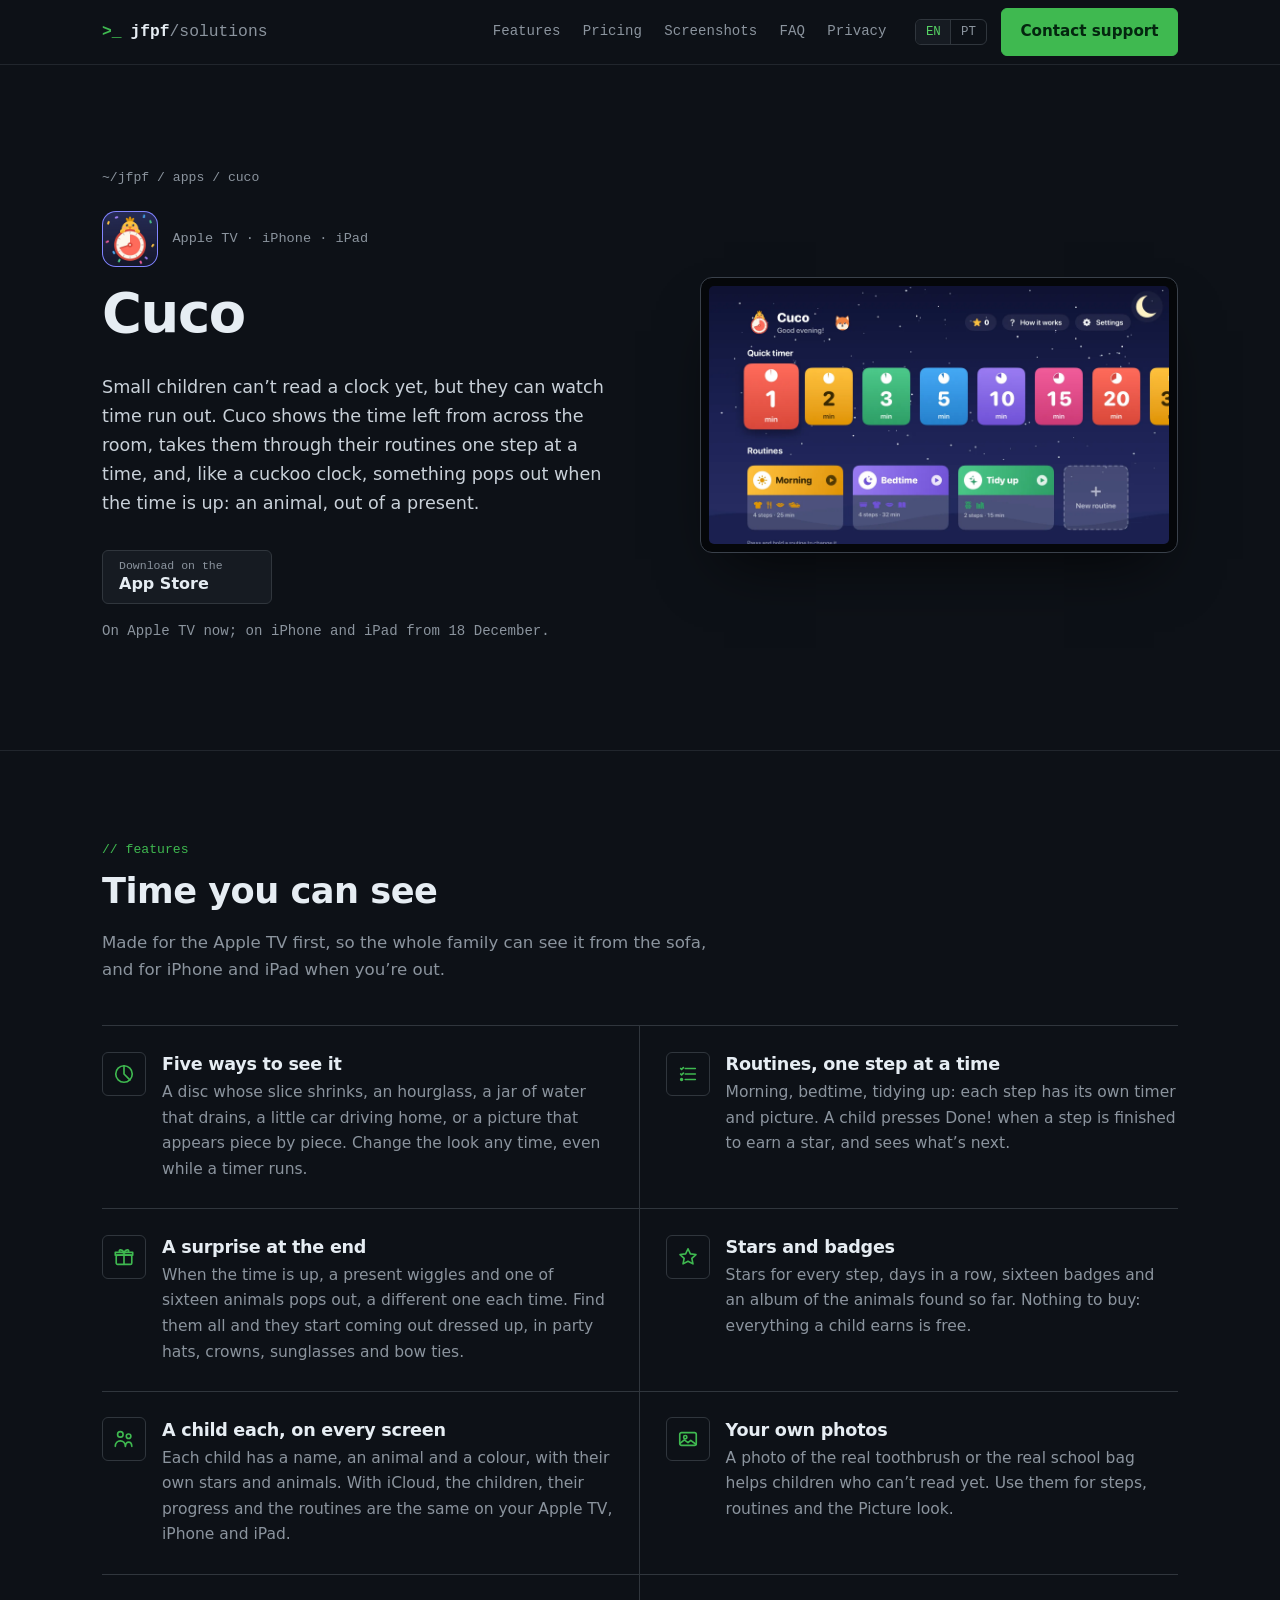
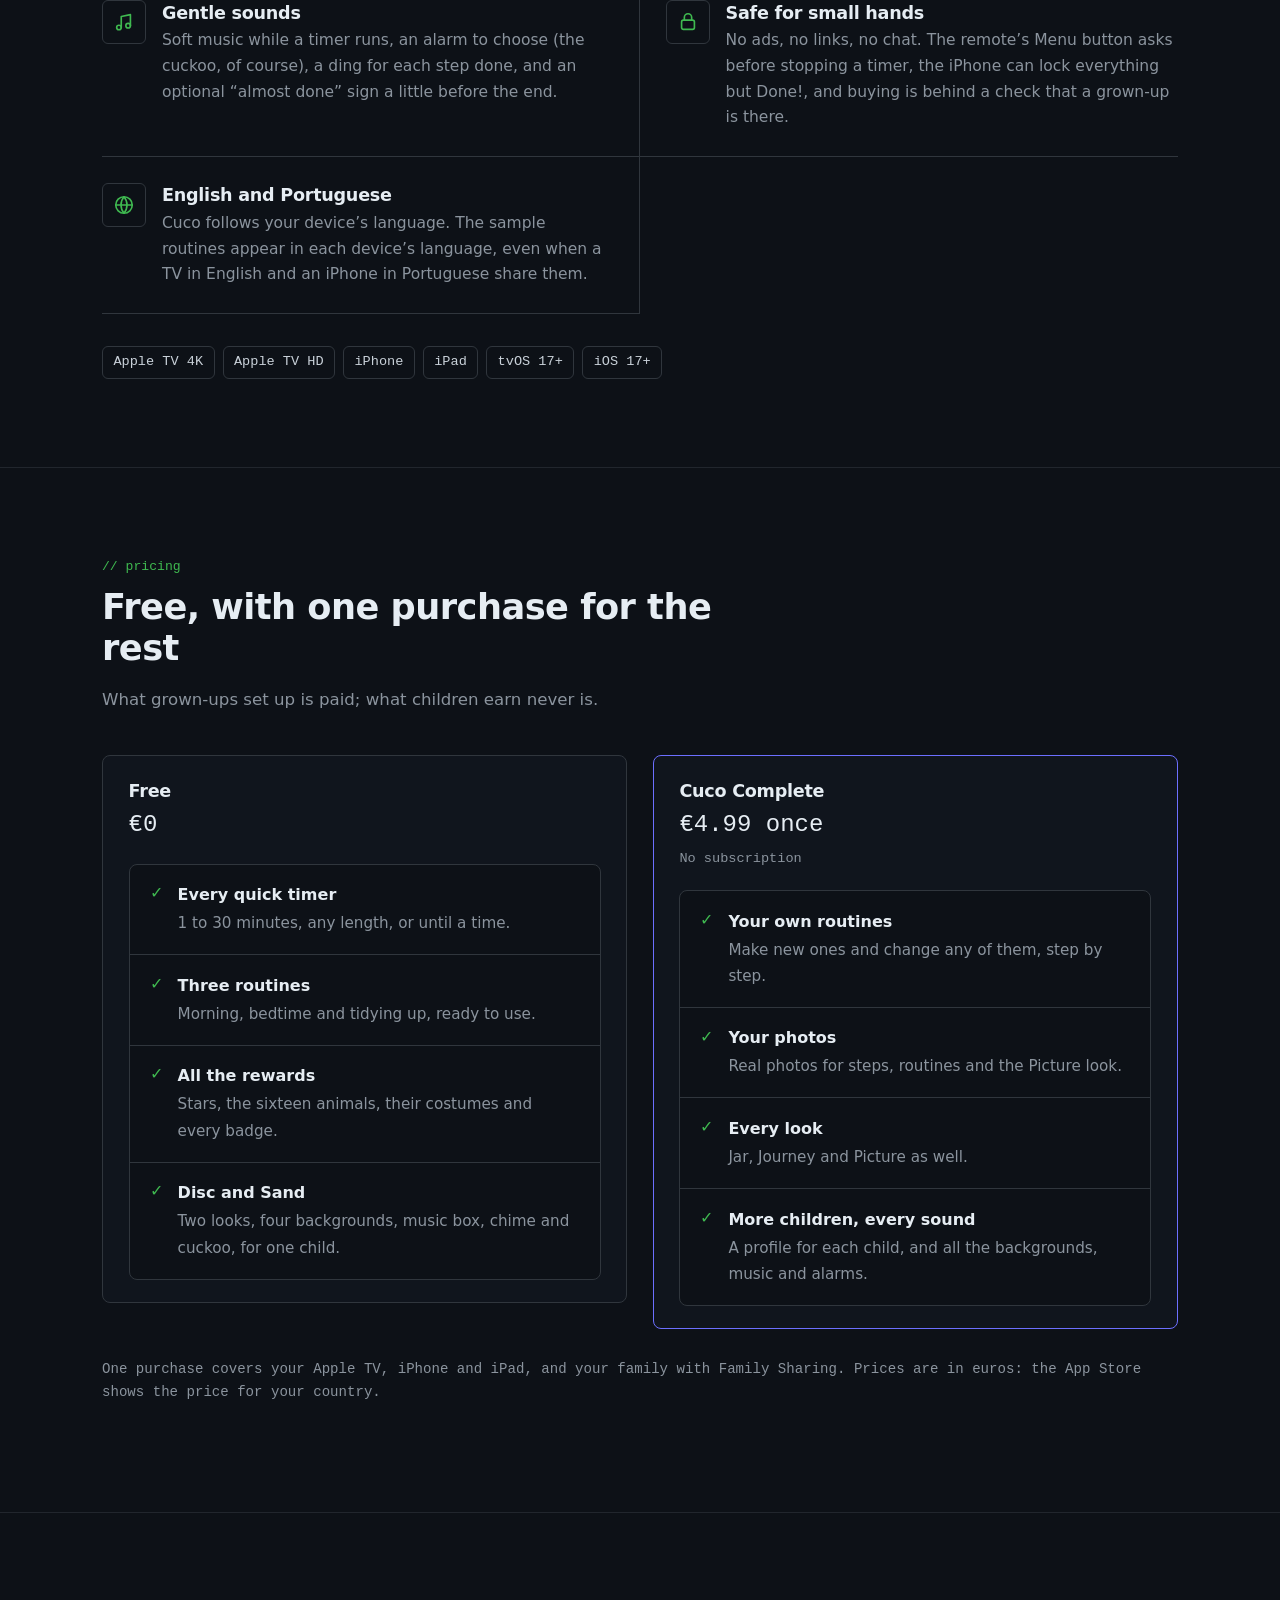
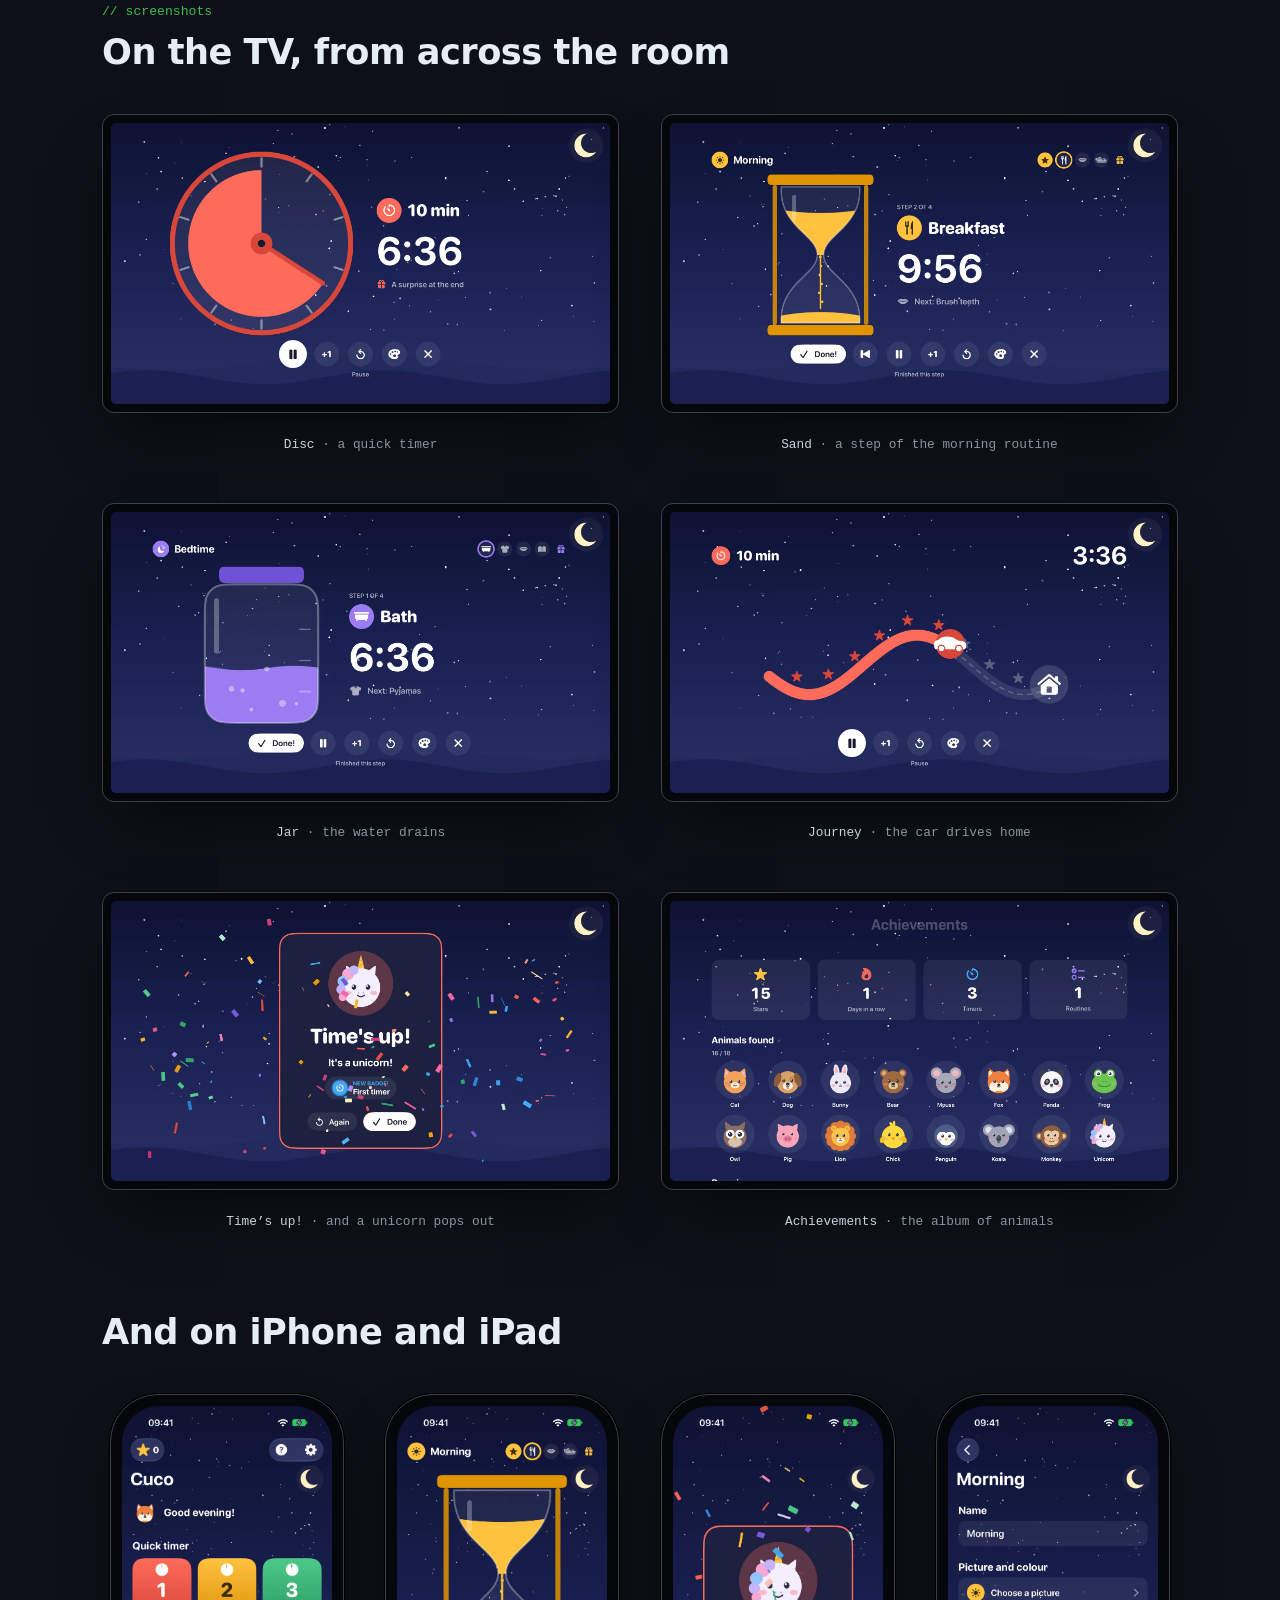
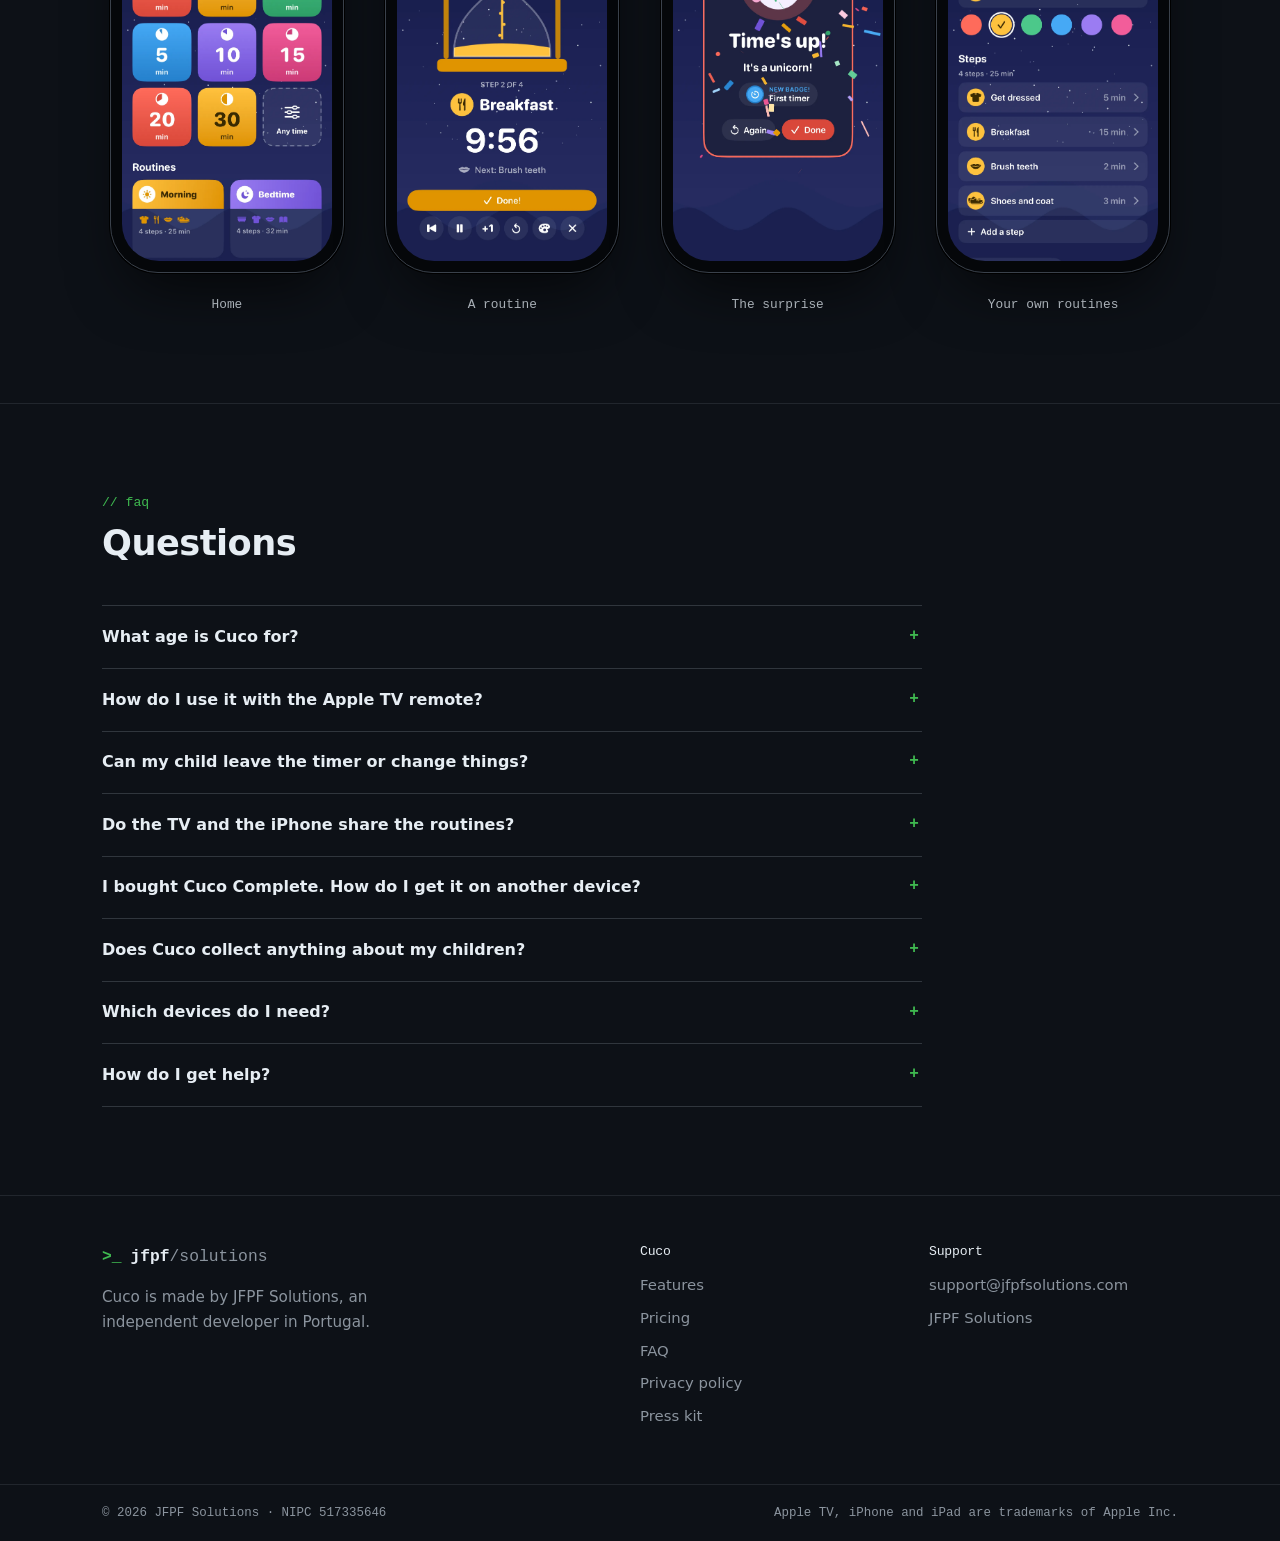
<file: cuco/index.html>
<!doctype html>
<html lang="en"
      data-title-en="Cuco — a visual timer for children, on Apple TV, iPhone and iPad"
      data-title-pt="Cuco — um temporizador visual para crianças, na Apple TV, iPhone e iPad">
<head>
<meta charset="utf-8">
<meta name="viewport" content="width=device-width, initial-scale=1">
<title>Cuco — a visual timer for children, on Apple TV, iPhone and iPad</title>
<meta name="description" content="Cuco is a visual timer and routines app for small children who can’t read a clock yet: watch the time run out from across the room, and an animal pops out of a present at the end. Free, with a one-time Cuco Complete unlock.">
<link rel="icon" href="../assets/cuco/favicon.png">
<link rel="stylesheet" href="../css/styles.css">
</head>
<body>

<header class="site-header" id="top">
  <div class="container header-inner">
    <a href="../" class="brand" aria-label="JFPF Solutions">
      <span class="brand-mark" aria-hidden="true">&gt;_</span>
      <span>jfpf<span class="brand-sub">/solutions</span></span>
    </a>

    <button class="nav-toggle" id="navToggle" aria-label="Menu" aria-expanded="false">
      <span></span><span></span><span></span>
    </button>

    <nav class="main-nav" id="mainNav">
      <ul>
        <li><a href="#features" data-en="Features" data-pt="Funcionalidades">Features</a></li>
        <li><a href="#pricing" data-en="Pricing" data-pt="Preço">Pricing</a></li>
        <li><a href="#screenshots" data-en="Screenshots" data-pt="Imagens">Screenshots</a></li>
        <li><a href="#faq" data-en="FAQ" data-pt="Perguntas">FAQ</a></li>
        <li><a href="privacy/" data-en="Privacy" data-pt="Privacidade">Privacy</a></li>
      </ul>
      <div class="nav-actions">
        <div class="lang-toggle" role="group" aria-label="Language">
          <button data-lang="en" class="active">EN</button>
          <button data-lang="pt">PT</button>
        </div>
        <a href="mailto:support@jfpfsolutions.com?subject=Cuco" class="btn btn-primary" data-en="Contact support" data-pt="Contactar suporte">Contact support</a>
      </div>
    </nav>
  </div>
</header>

<main>

<!-- ===== HERO ===== -->
<section class="hero">
  <div class="container app-hero">
    <div>
      <p class="crumbs"><a href="../">~/jfpf</a> / <a href="../#apps">apps</a> / cuco</p>
      <div class="app-name">
        <img class="app-icon" src="../assets/cuco/icon.webp" alt="" width="56" height="56">
        <span>Apple TV · iPhone · iPad</span>
      </div>
      <h1>Cuco</h1>
      <p class="hero-lead"
         data-en="Small children can’t read a clock yet, but they can watch time run out. Cuco shows the time left from across the room, takes them through their routines one step at a time, and, like a cuckoo clock, something pops out when the time is up: an animal, out of a present."
         data-pt="As crianças pequenas ainda não sabem ler as horas, mas conseguem ver o tempo a passar. O Cuco mostra o tempo que falta do outro lado da sala, acompanha-as nas rotinas um passo de cada vez e, como num relógio de cuco, quando o tempo acaba sai alguma coisa: um animal, de dentro de um presente.">
        Small children can’t read a clock yet, but they can watch time run out. Cuco shows the time left from across the room, takes them through their routines one step at a time, and, like a cuckoo clock, something pops out when the time is up: an animal, out of a present.</p>

      <div class="stores">
        <a class="store" href="https://apps.apple.com/app/apple-store/id6834225652?pt=129713892&amp;ct=website&amp;mt=8" rel="noopener"><small data-en="Download on the" data-pt="Descarregar na">Download on the</small><b>App Store</b></a>
      </div>
      <p class="prompt" style="margin-top:1rem" data-en="On Apple TV now; on iPhone and iPad from 18 December." data-pt="Já na Apple TV; no iPhone e no iPad a partir de 18 de dezembro.">On Apple TV now; on iPhone and iPad from 18 December.</p>
    </div>

    <figure class="shot tv-shot" aria-hidden="true">
      <div class="tablet"><img src="../assets/cuco/tv-home.webp" alt="" width="1920" height="1080"></div>
    </figure>
  </div>
</section>

<!-- ===== FEATURES ===== -->
<section class="section" id="features">
  <div class="container">
    <div class="section-head">
      <span class="eyebrow" data-en="Features" data-pt="Funcionalidades">Features</span>
      <h2 data-en="Time you can see" data-pt="Tempo que se vê">Time you can see</h2>
      <p data-en="Made for the Apple TV first, so the whole family can see it from the sofa, and for iPhone and iPad when you’re out."
         data-pt="Feito primeiro para a Apple TV, para toda a família o ver do sofá, e para o iPhone e o iPad quando está fora de casa.">
        Made for the Apple TV first, so the whole family can see it from the sofa, and for iPhone and iPad when you’re out.</p>
    </div>

    <ul class="services">
      <li class="service">
        <div class="service-icon" aria-hidden="true"><svg viewBox="0 0 24 24" fill="none" stroke="currentColor" stroke-width="1.8" stroke-linecap="round" stroke-linejoin="round"><circle cx="12" cy="12" r="9"/><path d="M12 3v9l6.4 6.4"/></svg></div>
        <div>
          <h3 data-en="Five ways to see it" data-pt="Cinco maneiras de o ver">Five ways to see it</h3>
          <p data-en="A disc whose slice shrinks, an hourglass, a jar of water that drains, a little car driving home, or a picture that appears piece by piece. Change the look any time, even while a timer runs."
             data-pt="Um disco cuja fatia vai diminuindo, uma ampulheta, um frasco de água que esvazia, um carrinho a caminho de casa, ou uma imagem que aparece aos bocadinhos. Mude o aspeto quando quiser, mesmo com o temporizador a contar.">
            A disc whose slice shrinks, an hourglass, a jar of water that drains, a little car driving home, or a picture that appears piece by piece. Change the look any time, even while a timer runs.</p>
        </div>
      </li>
      <li class="service">
        <div class="service-icon" aria-hidden="true"><svg viewBox="0 0 24 24" fill="none" stroke="currentColor" stroke-width="1.8" stroke-linecap="round" stroke-linejoin="round"><path d="M9 6h11M9 12h11M9 18h11"/><path d="M4 6l1 1 2-2M4 12l1 1 2-2"/><circle cx="5" cy="18" r="1"/></svg></div>
        <div>
          <h3 data-en="Routines, one step at a time" data-pt="Rotinas, um passo de cada vez">Routines, one step at a time</h3>
          <p data-en="Morning, bedtime, tidying up: each step has its own timer and picture. A child presses Done! when a step is finished to earn a star, and sees what’s next."
             data-pt="Manhã, hora de dormir, arrumar: cada passo tem o seu temporizador e a sua imagem. A criança carrega em «Já está!» quando acaba um passo, ganha uma estrela e vê o que vem a seguir.">
            Morning, bedtime, tidying up: each step has its own timer and picture. A child presses Done! when a step is finished to earn a star, and sees what’s next.</p>
        </div>
      </li>
      <li class="service">
        <div class="service-icon" aria-hidden="true"><svg viewBox="0 0 24 24" fill="none" stroke="currentColor" stroke-width="1.8" stroke-linecap="round" stroke-linejoin="round"><rect x="3.5" y="10" width="17" height="10" rx="1.5"/><path d="M2.5 7h19v3h-19zM12 7v13"/><path d="M12 7c-2-3.5-6-3.5-5-1 .6 1.4 5 1 5 1s4.4.4 5-1c1-2.5-3-2.5-5 1"/></svg></div>
        <div>
          <h3 data-en="A surprise at the end" data-pt="Uma surpresa no fim">A surprise at the end</h3>
          <p data-en="When the time is up, a present wiggles and one of sixteen animals pops out, a different one each time. Find them all and they start coming out dressed up, in party hats, crowns, sunglasses and bow ties."
             data-pt="Quando o tempo acaba, um presente abana e sai um de dezasseis animais, de cada vez um diferente. Quando os encontram todos, começam a sair disfarçados, com chapéus de festa, coroas, óculos de sol e laços.">
            When the time is up, a present wiggles and one of sixteen animals pops out, a different one each time. Find them all and they start coming out dressed up, in party hats, crowns, sunglasses and bow ties.</p>
        </div>
      </li>
      <li class="service">
        <div class="service-icon" aria-hidden="true"><svg viewBox="0 0 24 24" fill="none" stroke="currentColor" stroke-width="1.8" stroke-linecap="round" stroke-linejoin="round"><path d="M12 3l2.6 5.6 6.1.7-4.5 4.2 1.2 6L12 16.6 6.6 19.5l1.2-6L3.3 9.3l6.1-.7z"/></svg></div>
        <div>
          <h3 data-en="Stars and badges" data-pt="Estrelas e medalhas">Stars and badges</h3>
          <p data-en="Stars for every step, days in a row, sixteen badges and an album of the animals found so far. Nothing to buy: everything a child earns is free."
             data-pt="Estrelas por cada passo, dias seguidos, dezasseis medalhas e um álbum dos animais encontrados. Nada para comprar: tudo o que uma criança ganha é grátis.">
            Stars for every step, days in a row, sixteen badges and an album of the animals found so far. Nothing to buy: everything a child earns is free.</p>
        </div>
      </li>
      <li class="service">
        <div class="service-icon" aria-hidden="true"><svg viewBox="0 0 24 24" fill="none" stroke="currentColor" stroke-width="1.8" stroke-linecap="round" stroke-linejoin="round"><circle cx="8" cy="7" r="3"/><circle cx="17" cy="9" r="2.5"/><path d="M2.5 20c0-3.5 2.5-6 5.5-6s5.5 2.5 5.5 6M13.5 20c.3-2.8 1.8-4.6 3.5-4.6s3.4 1.8 3.5 4.6"/></svg></div>
        <div>
          <h3 data-en="A child each, on every screen" data-pt="Uma criança de cada vez, em todos os ecrãs">A child each, on every screen</h3>
          <p data-en="Each child has a name, an animal and a colour, with their own stars and animals. With iCloud, the children, their progress and the routines are the same on your Apple TV, iPhone and iPad."
             data-pt="Cada criança tem um nome, um animal e uma cor, com as suas próprias estrelas e animais. Com o iCloud, as crianças, o seu progresso e as rotinas são os mesmos na Apple TV, no iPhone e no iPad.">
            Each child has a name, an animal and a colour, with their own stars and animals. With iCloud, the children, their progress and the routines are the same on your Apple TV, iPhone and iPad.</p>
        </div>
      </li>
      <li class="service">
        <div class="service-icon" aria-hidden="true"><svg viewBox="0 0 24 24" fill="none" stroke="currentColor" stroke-width="1.8" stroke-linecap="round" stroke-linejoin="round"><rect x="3" y="5" width="18" height="14" rx="2"/><circle cx="9" cy="10" r="1.8"/><path d="M3 17l5-4 4 3 3-2.5 6 4.5"/></svg></div>
        <div>
          <h3 data-en="Your own photos" data-pt="As suas fotos">Your own photos</h3>
          <p data-en="A photo of the real toothbrush or the real school bag helps children who can’t read yet. Use them for steps, routines and the Picture look."
             data-pt="Uma foto da escova de dentes ou da mochila verdadeiras ajuda as crianças que ainda não sabem ler. Use-as nos passos, nas rotinas e no aspeto Imagem.">
            A photo of the real toothbrush or the real school bag helps children who can’t read yet. Use them for steps, routines and the Picture look.</p>
        </div>
      </li>
      <li class="service">
        <div class="service-icon" aria-hidden="true"><svg viewBox="0 0 24 24" fill="none" stroke="currentColor" stroke-width="1.8" stroke-linecap="round" stroke-linejoin="round"><path d="M9 18V6l10-2v12"/><circle cx="6.5" cy="18" r="2.5"/><circle cx="16.5" cy="16" r="2.5"/></svg></div>
        <div>
          <h3 data-en="Gentle sounds" data-pt="Sons suaves">Gentle sounds</h3>
          <p data-en="Soft music while a timer runs, an alarm to choose (the cuckoo, of course), a ding for each step done, and an optional “almost done” sign a little before the end."
             data-pt="Música baixinha enquanto o temporizador conta, um alarme à escolha (o cuco, claro), um toque por cada passo feito e um aviso opcional de «quase a acabar» pouco antes do fim.">
            Soft music while a timer runs, an alarm to choose (the cuckoo, of course), a ding for each step done, and an optional “almost done” sign a little before the end.</p>
        </div>
      </li>
      <li class="service">
        <div class="service-icon" aria-hidden="true"><svg viewBox="0 0 24 24" fill="none" stroke="currentColor" stroke-width="1.8" stroke-linecap="round" stroke-linejoin="round"><rect x="5" y="10" width="14" height="10" rx="2"/><path d="M8 10V7a4 4 0 0 1 8 0v3"/></svg></div>
        <div>
          <h3 data-en="Safe for small hands" data-pt="Seguro para mãos pequenas">Safe for small hands</h3>
          <p data-en="No ads, no links, no chat. The remote’s Menu button asks before stopping a timer, the iPhone can lock everything but Done!, and buying is behind a check that a grown-up is there."
             data-pt="Sem anúncios, ligações ou chat. O botão Menu do comando pergunta antes de parar um temporizador, o iPhone pode bloquear tudo menos o «Já está!», e as compras só abrem depois de confirmar que está presente um adulto.">
            No ads, no links, no chat. The remote’s Menu button asks before stopping a timer, the iPhone can lock everything but Done!, and buying is behind a check that a grown-up is there.</p>
        </div>
      </li>
      <li class="service">
        <div class="service-icon" aria-hidden="true"><svg viewBox="0 0 24 24" fill="none" stroke="currentColor" stroke-width="1.8" stroke-linecap="round" stroke-linejoin="round"><circle cx="12" cy="12" r="9"/><path d="M3 12h18M12 3a14 14 0 0 1 0 18M12 3a14 14 0 0 0 0 18"/></svg></div>
        <div>
          <h3 data-en="English and Portuguese" data-pt="Português e inglês">English and Portuguese</h3>
          <p data-en="Cuco follows your device’s language. The sample routines appear in each device’s language, even when a TV in English and an iPhone in Portuguese share them."
             data-pt="O Cuco segue o idioma do dispositivo. As rotinas de exemplo aparecem no idioma de cada dispositivo, mesmo quando uma TV em inglês e um iPhone em português as partilham.">
            Cuco follows your device’s language. The sample routines appear in each device’s language, even when a TV in English and an iPhone in Portuguese share them.</p>
        </div>
      </li>
    </ul>

    <ul class="platforms" aria-label="Platforms">
      <li>Apple TV 4K</li><li>Apple TV HD</li><li>iPhone</li><li>iPad</li><li>tvOS 17+</li><li>iOS 17+</li>
    </ul>
  </div>
</section>

<!-- ===== PRICING ===== -->
<section class="section" id="pricing">
  <div class="container">
    <div class="section-head">
      <span class="eyebrow" data-en="Pricing" data-pt="Preço">Pricing</span>
      <h2 data-en="Free, with one purchase for the rest" data-pt="Grátis, com uma compra para o resto">Free, with one purchase for the rest</h2>
      <p data-en="What grown-ups set up is paid; what children earn never is."
         data-pt="O que os adultos configuram é pago; o que as crianças ganham nunca é.">
        What grown-ups set up is paid; what children earn never is.</p>
    </div>

    <div class="plans">
      <div class="plan">
        <h3 data-en="Free" data-pt="Grátis">Free</h3>
        <p class="plan-price">€0</p>
        <ul class="about-points">
          <li><strong data-en="Every quick timer" data-pt="Todos os temporizadores rápidos">Every quick timer</strong><span data-en="1 to 30 minutes, any length, or until a time." data-pt="De 1 a 30 minutos, qualquer duração, ou até uma hora certa.">1 to 30 minutes, any length, or until a time.</span></li>
          <li><strong data-en="Three routines" data-pt="Três rotinas">Three routines</strong><span data-en="Morning, bedtime and tidying up, ready to use." data-pt="Manhã, hora de dormir e arrumar, prontas a usar.">Morning, bedtime and tidying up, ready to use.</span></li>
          <li><strong data-en="All the rewards" data-pt="Todas as recompensas">All the rewards</strong><span data-en="Stars, the sixteen animals, their costumes and every badge." data-pt="Estrelas, os dezasseis animais, os seus disfarces e todas as medalhas.">Stars, the sixteen animals, their costumes and every badge.</span></li>
          <li><strong data-en="Disc and Sand" data-pt="Disco e Areia">Disc and Sand</strong><span data-en="Two looks, four backgrounds, music box, chime and cuckoo, for one child." data-pt="Dois aspetos, quatro fundos, caixa de música, campainha e cuco, para uma criança.">Two looks, four backgrounds, music box, chime and cuckoo, for one child.</span></li>
        </ul>
      </div>
      <div class="plan plan--premium">
        <h3 data-en="Cuco Complete" data-pt="Cuco Completo">Cuco Complete</h3>
        <p class="plan-price"><span data-en="€4.99 once" data-pt="4,99 € uma vez">€4.99 once</span> <small data-en="No subscription" data-pt="Sem subscrição">No subscription</small></p>
        <ul class="about-points">
          <li><strong data-en="Your own routines" data-pt="As suas rotinas">Your own routines</strong><span data-en="Make new ones and change any of them, step by step." data-pt="Crie novas e altere qualquer uma, passo a passo.">Make new ones and change any of them, step by step.</span></li>
          <li><strong data-en="Your photos" data-pt="As suas fotos">Your photos</strong><span data-en="Real photos for steps, routines and the Picture look." data-pt="Fotos verdadeiras para os passos, as rotinas e o aspeto Imagem.">Real photos for steps, routines and the Picture look.</span></li>
          <li><strong data-en="Every look" data-pt="Todos os aspetos">Every look</strong><span data-en="Jar, Journey and Picture as well." data-pt="Também Frasco, Viagem e Imagem.">Jar, Journey and Picture as well.</span></li>
          <li><strong data-en="More children, every sound" data-pt="Mais crianças, todos os sons">More children, every sound</strong><span data-en="A profile for each child, and all the backgrounds, music and alarms." data-pt="Um perfil para cada criança, e todos os fundos, músicas e alarmes.">A profile for each child, and all the backgrounds, music and alarms.</span></li>
        </ul>
      </div>
    </div>

    <p class="prompt" style="margin-top:1.8rem">
      <span data-en="One purchase covers your Apple TV, iPhone and iPad, and your family with Family Sharing. Prices are in euros: the App Store shows the price for your country."
            data-pt="Uma compra cobre a Apple TV, o iPhone e o iPad, e a sua família com a Partilha com a família. Preços em euros: a App Store mostra o preço do seu país.">
        One purchase covers your Apple TV, iPhone and iPad, and your family with Family Sharing. Prices are in euros: the App Store shows the price for your country.</span>
    </p>
  </div>
</section>

<!-- ===== SCREENSHOTS ===== -->
<section class="section" id="screenshots">
  <div class="container">
    <div class="section-head">
      <span class="eyebrow" data-en="Screenshots" data-pt="Imagens">Screenshots</span>
      <h2 data-en="On the TV, from across the room" data-pt="Na TV, do outro lado da sala">On the TV, from across the room</h2>
    </div>

    <div class="tv-grid">
      <figure class="shot">
        <div class="tablet"><img src="../assets/cuco/tv-disc.webp" alt="The Disc look: a coral slice shrinking back to twelve o’clock, with the minutes left" width="1920" height="1080" loading="lazy"></div>
        <figcaption><b data-en="Disc" data-pt="Disco">Disc</b> · <span data-en="a quick timer" data-pt="um temporizador rápido">a quick timer</span></figcaption>
      </figure>
      <figure class="shot">
        <div class="tablet"><img src="../assets/cuco/tv-sand.webp" alt="The Sand look: an hourglass during a routine’s breakfast step" width="1920" height="1080" loading="lazy"></div>
        <figcaption><b data-en="Sand" data-pt="Areia">Sand</b> · <span data-en="a step of the morning routine" data-pt="um passo da rotina da manhã">a step of the morning routine</span></figcaption>
      </figure>
      <figure class="shot">
        <div class="tablet"><img src="../assets/cuco/tv-jar.webp" alt="The Jar look: a jar of water draining as the time runs out" width="1920" height="1080" loading="lazy"></div>
        <figcaption><b data-en="Jar" data-pt="Frasco">Jar</b> · <span data-en="the water drains" data-pt="a água vai baixando">the water drains</span></figcaption>
      </figure>
      <figure class="shot">
        <div class="tablet"><img src="../assets/cuco/tv-journey.webp" alt="The Journey look: a little car driving along a winding road towards a house" width="1920" height="1080" loading="lazy"></div>
        <figcaption><b data-en="Journey" data-pt="Viagem">Journey</b> · <span data-en="the car drives home" data-pt="o carro vai para casa">the car drives home</span></figcaption>
      </figure>
      <figure class="shot">
        <div class="tablet"><img src="../assets/cuco/tv-surprise.webp" alt="Time’s up: a unicorn has popped out of the present, with confetti and a new badge" width="1920" height="1080" loading="lazy"></div>
        <figcaption><b data-en="Time’s up!" data-pt="Acabou o tempo!">Time’s up!</b> · <span data-en="and a unicorn pops out" data-pt="e sai um unicórnio">and a unicorn pops out</span></figcaption>
      </figure>
      <figure class="shot">
        <div class="tablet"><img src="../assets/cuco/tv-achievements.webp" alt="Achievements: stars, days in a row, and the album of the sixteen animals found" width="1920" height="1080" loading="lazy"></div>
        <figcaption><b data-en="Achievements" data-pt="Conquistas">Achievements</b> · <span data-en="the album of animals" data-pt="o álbum dos animais">the album of animals</span></figcaption>
      </figure>
    </div>

    <div class="section-head" style="margin-top:5rem">
      <h2 data-en="And on iPhone and iPad" data-pt="E no iPhone e no iPad">And on iPhone and iPad</h2>
    </div>
    <div class="gallery">
      <figure>
        <div class="phone phone--sm"><img src="../assets/cuco/phone-home.webp" alt="Home on iPhone: quick timers from 1 to 30 minutes and the routines" width="1206" height="2622" loading="lazy"></div>
        <figcaption><b data-en="Home" data-pt="Início">Home</b></figcaption>
      </figure>
      <figure>
        <div class="phone phone--sm"><img src="../assets/cuco/phone-sand.webp" alt="A routine step on iPhone: an hourglass, the time left and a big Done! button" width="1206" height="2622" loading="lazy"></div>
        <figcaption><b data-en="A routine" data-pt="Uma rotina">A routine</b></figcaption>
      </figure>
      <figure>
        <div class="phone phone--sm"><img src="../assets/cuco/phone-surprise.webp" alt="Time’s up on iPhone, with an animal out of the present" width="1206" height="2622" loading="lazy"></div>
        <figcaption><b data-en="The surprise" data-pt="A surpresa">The surprise</b></figcaption>
      </figure>
      <figure>
        <div class="phone phone--sm"><img src="../assets/cuco/phone-editor.webp" alt="The routine editor: a routine’s name, picture, colour and steps" width="1206" height="2622" loading="lazy"></div>
        <figcaption><b data-en="Your own routines" data-pt="As suas rotinas">Your own routines</b></figcaption>
      </figure>
    </div>
  </div>
</section>

<!-- ===== FAQ ===== -->
<section class="section" id="faq">
  <div class="container">
    <div class="section-head">
      <span class="eyebrow" data-en="FAQ" data-pt="Perguntas">FAQ</span>
      <h2 data-en="Questions" data-pt="Perguntas frequentes">Questions</h2>
    </div>

    <div class="faq">
      <details>
        <summary data-en="What age is Cuco for?" data-pt="Para que idade é o Cuco?">What age is Cuco for?</summary>
        <p class="only-en">For children who can’t read a clock yet, from about two to six. It’s in the App Store’s Kids category, for ages 5 and under, and older brothers and sisters often like the routines and badges too.</p>
        <p class="only-pt">Para crianças que ainda não sabem ler as horas, dos dois aos seis anos, mais ou menos. Está na categoria Crianças da App Store, até aos 5 anos, e os irmãos mais velhos costumam gostar das rotinas e das medalhas também.</p>
      </details>
      <details>
        <summary data-en="How do I use it with the Apple TV remote?" data-pt="Como se usa com o comando da Apple TV?">How do I use it with the Apple TV remote?</summary>
        <p class="only-en">Pick a quick timer or a routine on Home and click. While a timer runs, Play/Pause pauses, and Menu asks before stopping, so nobody ends a timer by accident. The buttons under the timer add a minute, go back a step or change the look.</p>
        <p class="only-pt">Escolha um temporizador rápido ou uma rotina no ecrã inicial e clique. Com o temporizador a contar, o botão Reproduzir/Pausa faz pausa e o botão Menu pergunta antes de parar, para ninguém acabar um temporizador sem querer. Os botões por baixo do temporizador acrescentam um minuto, voltam ao passo anterior ou mudam o aspeto.</p>
      </details>
      <details>
        <summary data-en="Can my child leave the timer or change things?" data-pt="O meu filho pode sair do temporizador ou mudar as coisas?">Can my child leave the timer or change things?</summary>
        <p class="only-en">On iPhone and iPad, turn on Settings › For grown-ups › Lock the buttons: while a timer runs, only Done! stays, and the rest is behind a lock you touch and hold. To keep a child in the app, use Guided Access (Settings › Accessibility). Purchases always ask for three numbers written in words first, which a child who can’t read can’t get past.</p>
        <p class="only-pt">No iPhone e no iPad, ative Definições › Para os crescidos › Bloquear os botões: com o temporizador a contar, só fica o «Já está!», e o resto fica atrás de um cadeado que se desbloqueia mantendo o dedo. Para a criança não sair da app, use o Acesso guiado (Definições › Acessibilidade). As compras pedem sempre primeiro três números escritos por extenso, que uma criança que ainda não lê não consegue passar.</p>
      </details>
      <details>
        <summary data-en="Do the TV and the iPhone share the routines?" data-pt="A TV e o iPhone partilham as rotinas?">Do the TV and the iPhone share the routines?</summary>
        <p class="only-en">Yes, when they’re signed in to the same Apple Account with iCloud: the children, their stars and animals, and the routines are the same everywhere. Each device keeps its own look, sounds and photos.</p>
        <p class="only-pt">Sim, quando têm sessão iniciada na mesma conta Apple com o iCloud: as crianças, as suas estrelas e animais, e as rotinas são as mesmas em todo o lado. Cada dispositivo mantém o seu aspeto, os seus sons e as suas fotos.</p>
      </details>
      <details>
        <summary data-en="I bought Cuco Complete. How do I get it on another device?" data-pt="Comprei o Cuco Completo. Como o tenho noutro dispositivo?">I bought Cuco Complete. How do I get it on another device?</summary>
        <p class="only-en">It belongs to your Apple Account, so you only pay once for your Apple TV, iPhone and iPad, and your family has it too with Family Sharing. It usually appears by itself; if not, open Settings › Cuco Complete › Restore purchase.</p>
        <p class="only-pt">Fica associado à sua conta Apple, por isso paga uma só vez pela Apple TV, pelo iPhone e pelo iPad, e a sua família também o tem com a Partilha com a família. Normalmente aparece sozinho; se não, abra Definições › Cuco Completo › Restaurar compra.</p>
      </details>
      <details>
        <summary data-en="Does Cuco collect anything about my children?" data-pt="O Cuco recolhe alguma coisa sobre as minhas crianças?">Does Cuco collect anything about my children?</summary>
        <p class="only-en">No. There’s no account, no ads and no tracking, and nothing is sent to us. Names, progress and photos stay on your devices and in your own iCloud. See the <a href="privacy/">privacy policy</a>.</p>
        <p class="only-pt">Não. Não há conta, anúncios nem rastreamento, e nada nos é enviado. Os nomes, o progresso e as fotos ficam nos seus dispositivos e no seu próprio iCloud. Consulte a <a href="privacy/">política de privacidade</a>.</p>
      </details>
      <details>
        <summary data-en="Which devices do I need?" data-pt="Que dispositivos preciso?">Which devices do I need?</summary>
        <p class="only-en">Any Apple TV 4K or Apple TV HD with tvOS 17 or later, and any iPhone or iPad with iOS 17 or later. Cuco is made to stay smooth even on the Apple TV HD.</p>
        <p class="only-pt">Qualquer Apple TV 4K ou Apple TV HD com tvOS 17 ou posterior, e qualquer iPhone ou iPad com iOS 17 ou posterior. O Cuco foi feito para correr de forma fluida mesmo na Apple TV HD.</p>
      </details>
      <details>
        <summary data-en="How do I get help?" data-pt="Como obtenho ajuda?">How do I get help?</summary>
        <p class="only-en">Email <a href="mailto:support@jfpfsolutions.com?subject=Cuco">support@jfpfsolutions.com</a>. We usually reply within one business day.</p>
        <p class="only-pt">Envie um email para <a href="mailto:support@jfpfsolutions.com?subject=Cuco">support@jfpfsolutions.com</a>. Normalmente respondemos num dia útil.</p>
      </details>
    </div>
  </div>
</section>

</main>

<footer class="site-footer">
  <div class="container footer-inner">
    <div class="footer-brand">
      <a href="../" class="brand" aria-label="JFPF Solutions">
        <span class="brand-mark" aria-hidden="true">&gt;_</span>
        <span>jfpf<span class="brand-sub">/solutions</span></span>
      </a>
      <p data-en="Cuco is made by JFPF Solutions, an independent developer in Portugal."
         data-pt="O Cuco é feito pela JFPF Solutions, um programador independente em Portugal.">
        Cuco is made by JFPF Solutions, an independent developer in Portugal.</p>
    </div>
    <div class="footer-col">
      <h4>Cuco</h4>
      <ul>
        <li><a href="#features" data-en="Features" data-pt="Funcionalidades">Features</a></li>
        <li><a href="#pricing" data-en="Pricing" data-pt="Preço">Pricing</a></li>
        <li><a href="#faq" data-en="FAQ" data-pt="Perguntas">FAQ</a></li>
        <li><a href="privacy/" data-en="Privacy policy" data-pt="Política de privacidade">Privacy policy</a></li>
        <li><a href="press/" data-en="Press kit" data-pt="Kit de imprensa">Press kit</a></li>
      </ul>
    </div>
    <div class="footer-col">
      <h4 data-en="Support" data-pt="Suporte">Support</h4>
      <ul>
        <li><a href="mailto:support@jfpfsolutions.com?subject=Cuco">support@jfpfsolutions.com</a></li>
        <li><a href="../" data-en="JFPF Solutions" data-pt="JFPF Solutions">JFPF Solutions</a></li>
      </ul>
    </div>
  </div>
  <div class="footer-bottom">
    <div class="container footer-bottom-inner">
      <span>&copy; <span id="year"></span> JFPF Solutions &middot; NIPC 517335646</span>
      <span data-en="Apple TV, iPhone and iPad are trademarks of Apple Inc." data-pt="Apple TV, iPhone e iPad são marcas registadas da Apple Inc.">Apple TV, iPhone and iPad are trademarks of Apple Inc.</span>
    </div>
  </div>
</footer>

<script src="../js/main.js"></script>
</body>
</html>
</file>
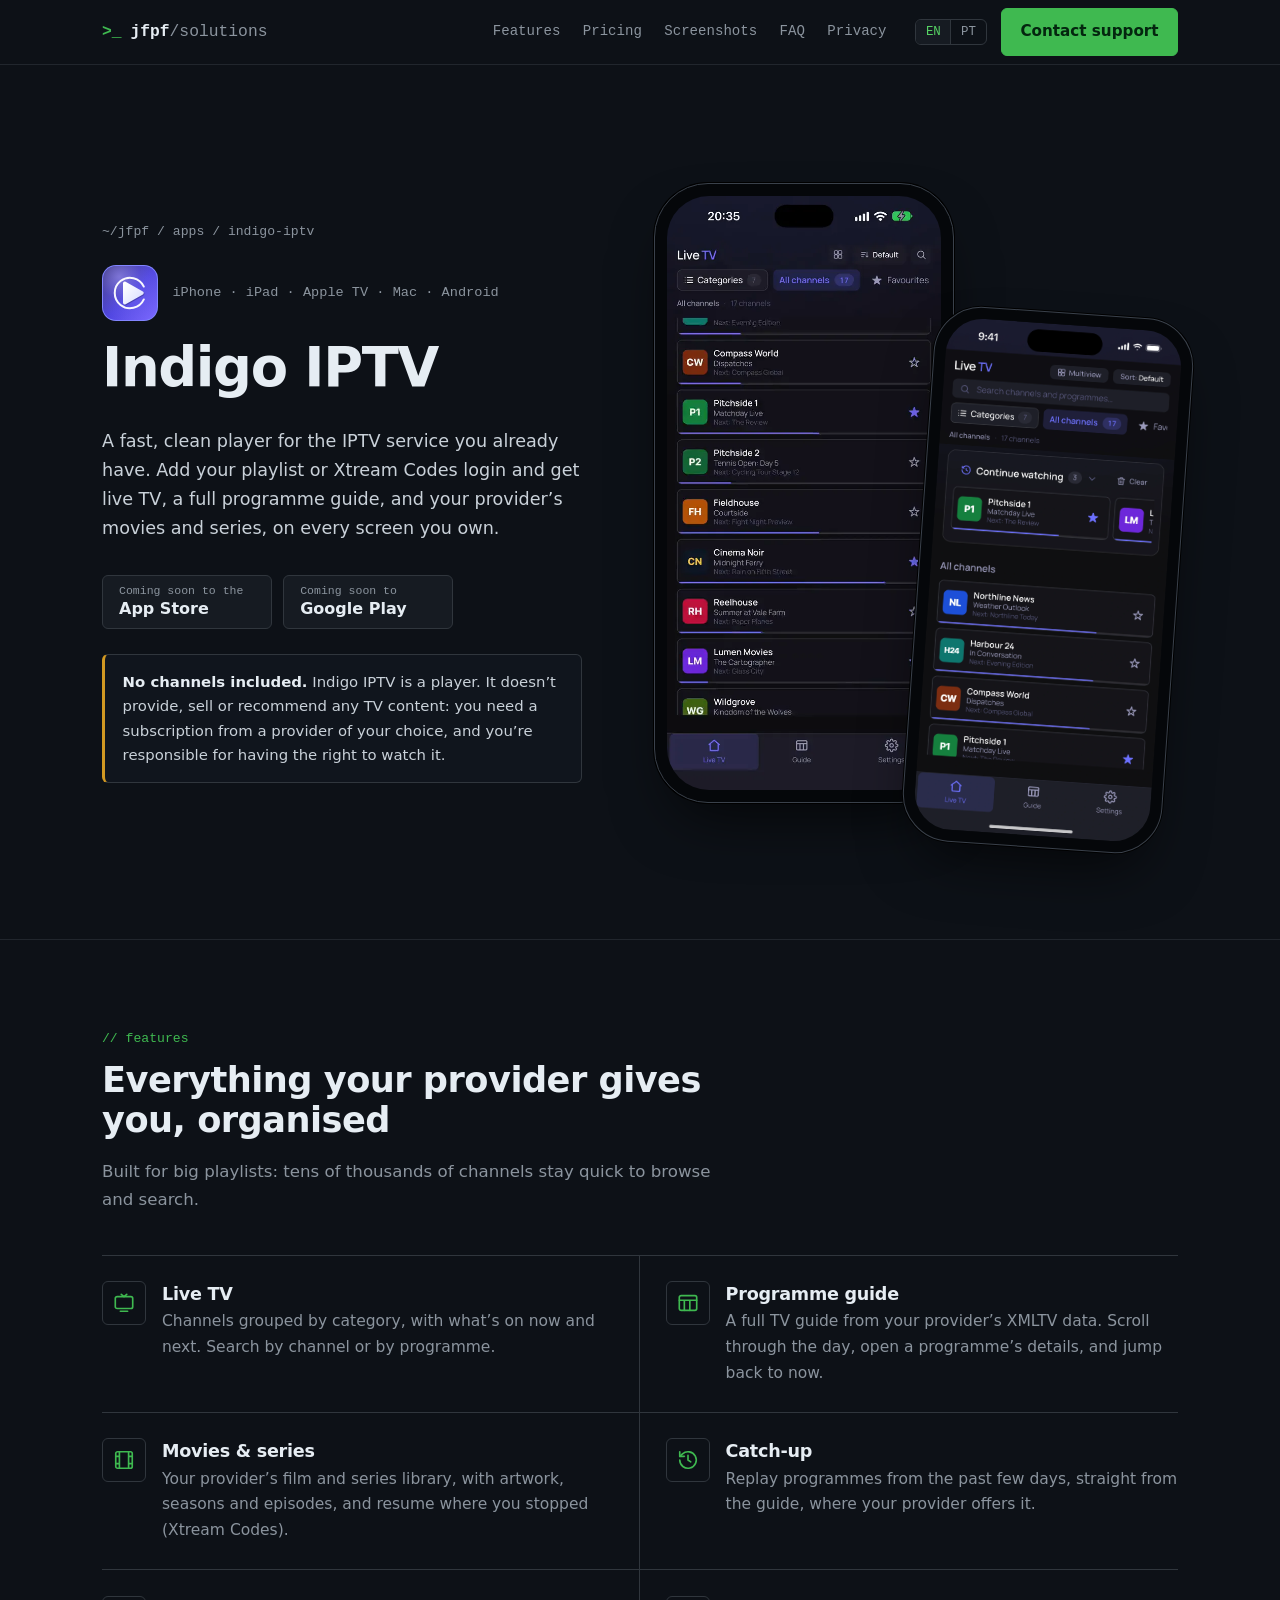
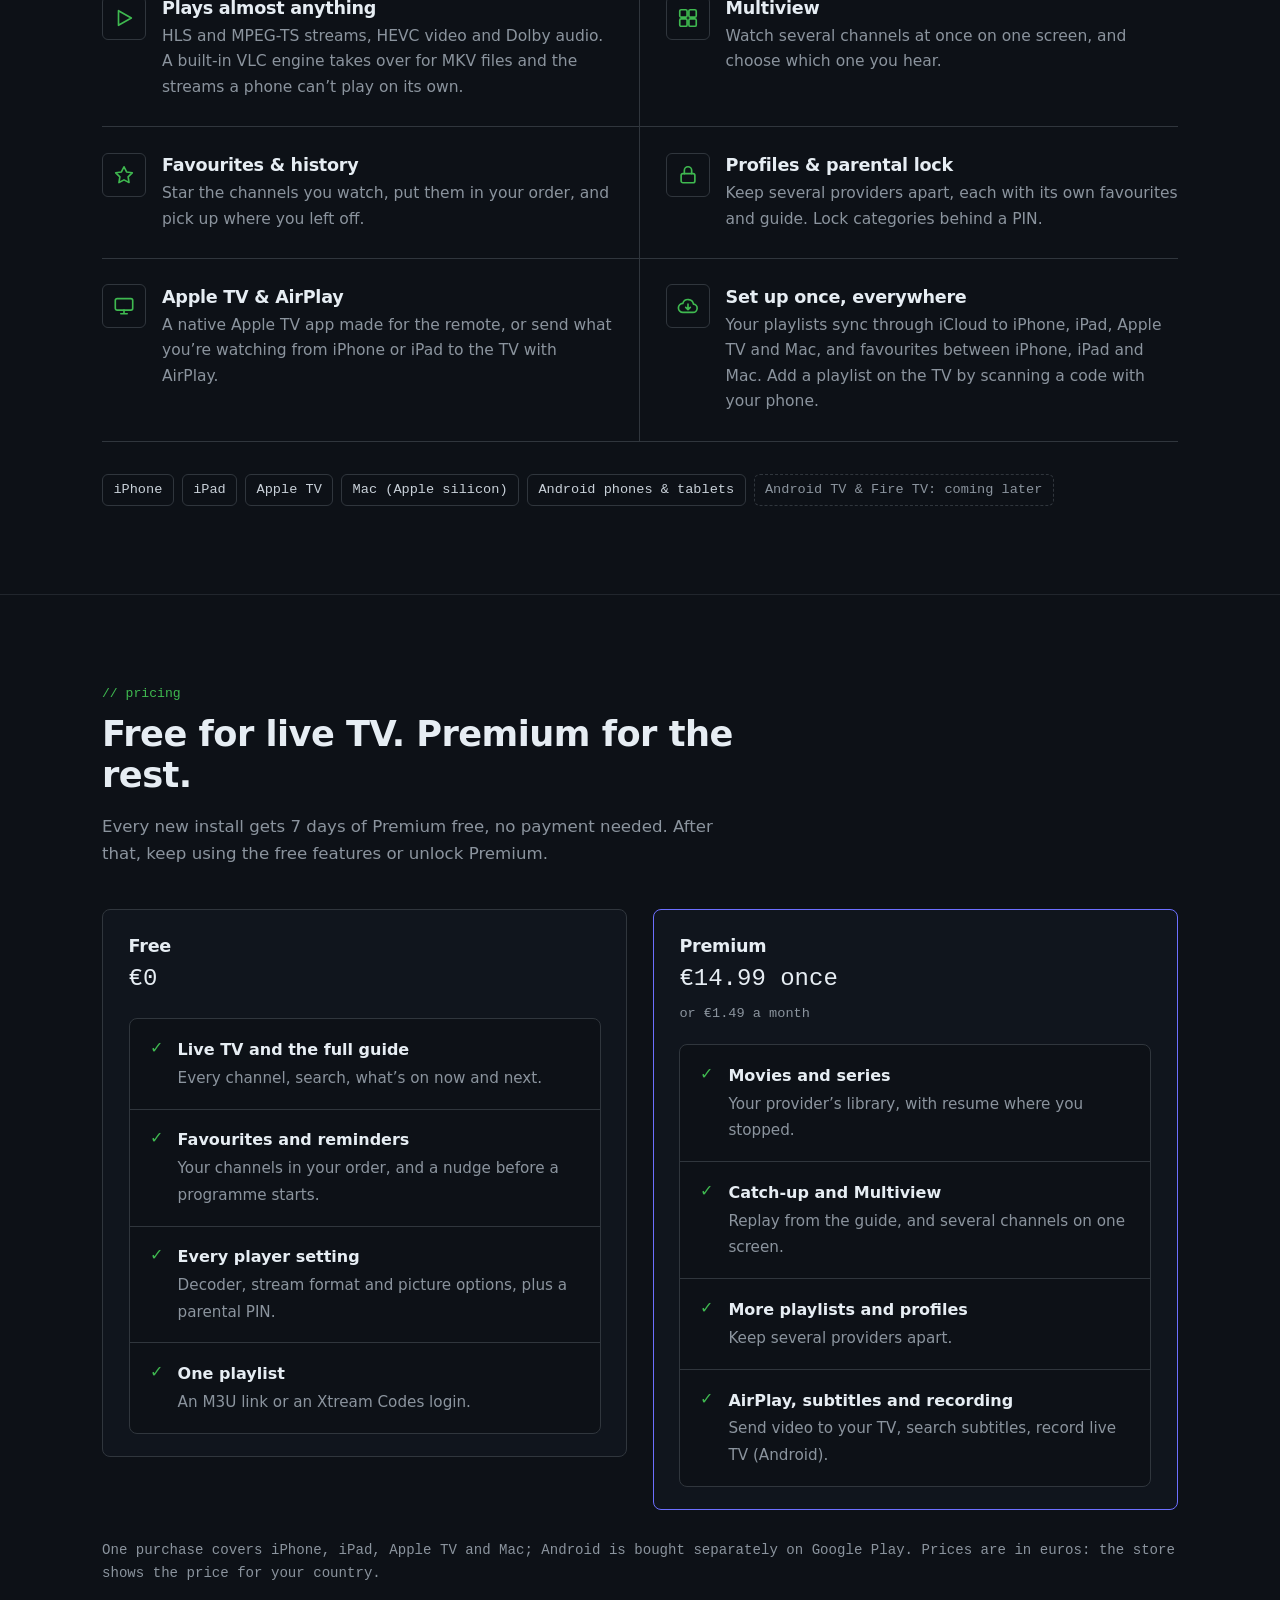
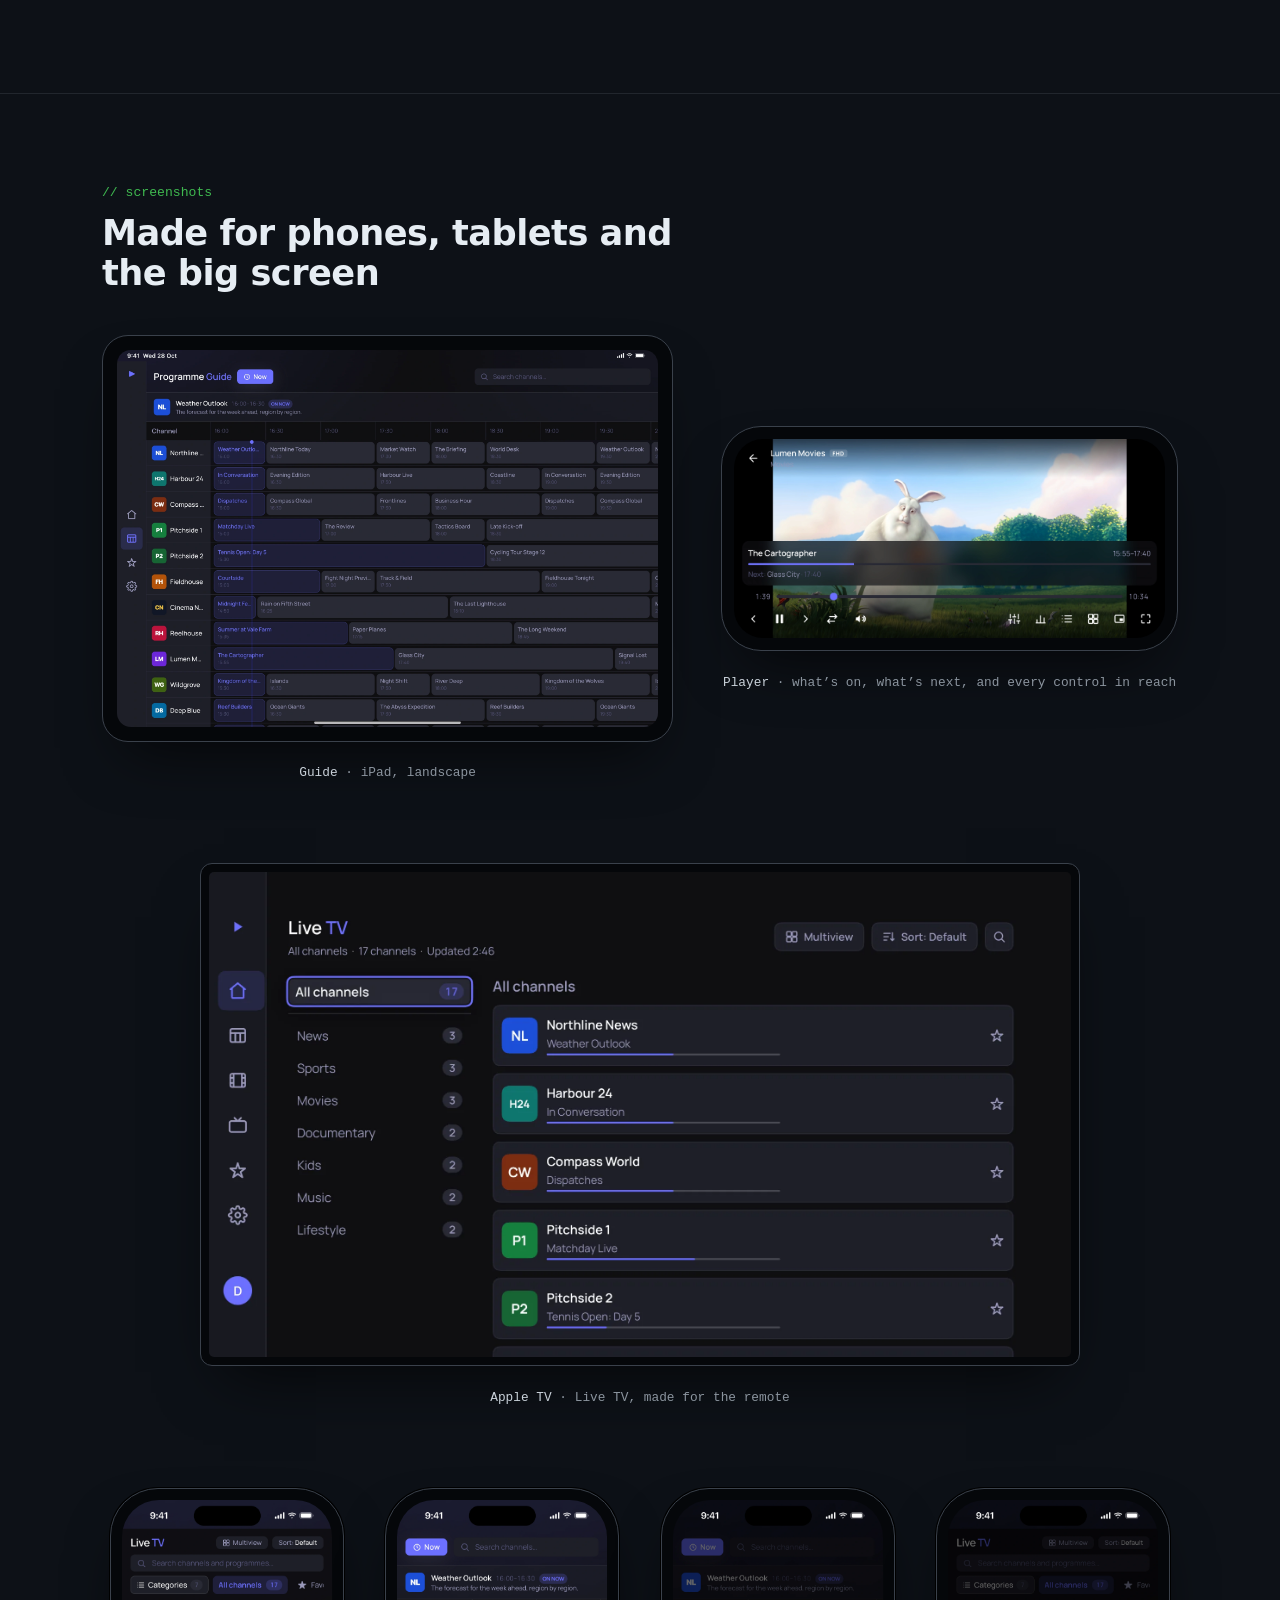
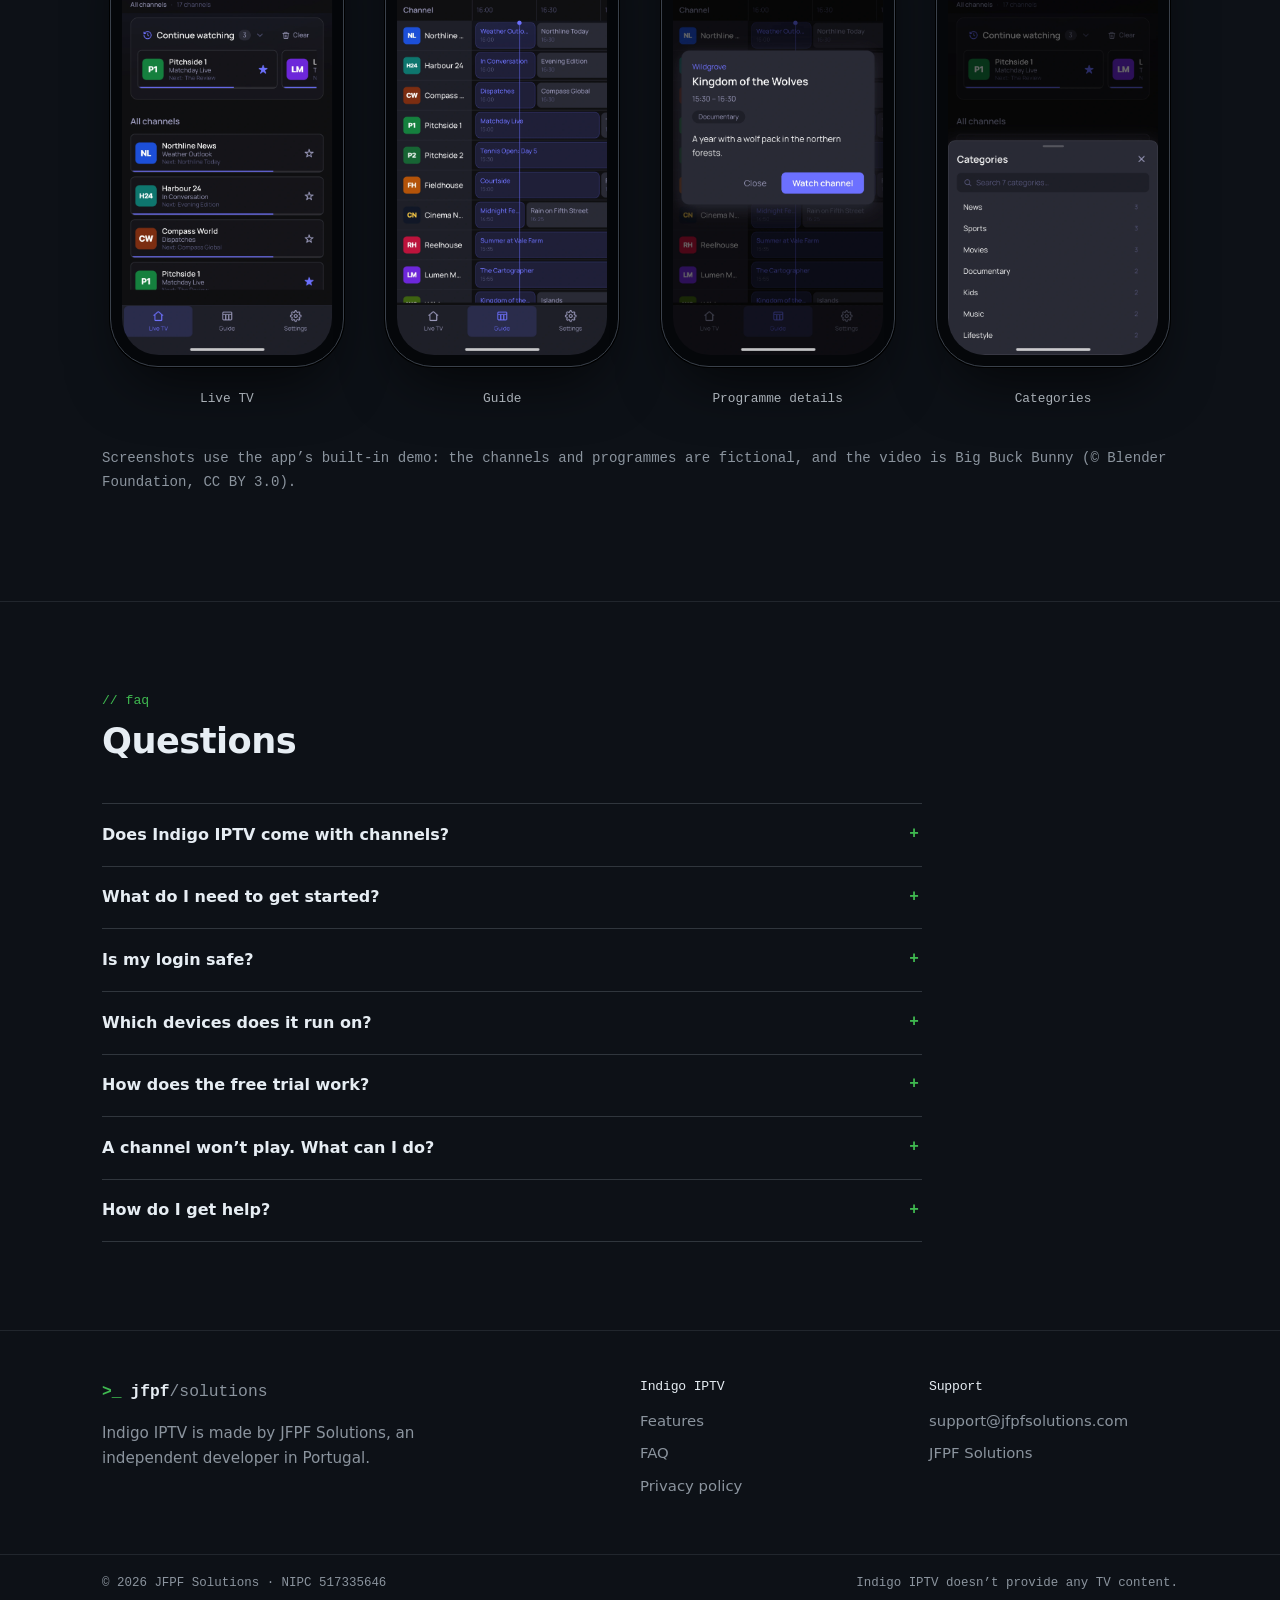
<file: indigo-iptv/index.html>
<!doctype html>
<html lang="en"
      data-title-en="Indigo IPTV — a player for your own IPTV playlists"
      data-title-pt="Indigo IPTV — um leitor para as suas listas IPTV">
<head>
<meta charset="utf-8">
<meta name="viewport" content="width=device-width, initial-scale=1">
<title>Indigo IPTV — a player for your own IPTV playlists</title>
<meta name="description" content="Indigo IPTV plays the M3U playlists and Xtream Codes accounts you already have: live TV, a full programme guide, movies and series, on iPhone, iPad, Apple TV, Mac and Android. No channels included.">
<link rel="icon" href="../assets/indigo/icon.svg">
<link rel="stylesheet" href="../css/styles.css">
</head>
<body>

<header class="site-header" id="top">
  <div class="container header-inner">
    <a href="../" class="brand" aria-label="JFPF Solutions">
      <span class="brand-mark" aria-hidden="true">&gt;_</span>
      <span>jfpf<span class="brand-sub">/solutions</span></span>
    </a>

    <button class="nav-toggle" id="navToggle" aria-label="Menu" aria-expanded="false">
      <span></span><span></span><span></span>
    </button>

    <nav class="main-nav" id="mainNav">
      <ul>
        <li><a href="#features" data-en="Features" data-pt="Funcionalidades">Features</a></li>
        <li><a href="#pricing" data-en="Pricing" data-pt="Preços">Pricing</a></li>
        <li><a href="#screenshots" data-en="Screenshots" data-pt="Imagens">Screenshots</a></li>
        <li><a href="#faq" data-en="FAQ" data-pt="Perguntas">FAQ</a></li>
        <li><a href="../privacy/" data-en="Privacy" data-pt="Privacidade">Privacy</a></li>
      </ul>
      <div class="nav-actions">
        <div class="lang-toggle" role="group" aria-label="Language">
          <button data-lang="en" class="active">EN</button>
          <button data-lang="pt">PT</button>
        </div>
        <a href="mailto:support@jfpfsolutions.com?subject=Indigo%20IPTV" class="btn btn-primary" data-en="Contact support" data-pt="Contactar suporte">Contact support</a>
      </div>
    </nav>
  </div>
</header>

<main>

<!-- ===== HERO ===== -->
<section class="hero">
  <div class="container app-hero">
    <div>
      <p class="crumbs"><a href="../">~/jfpf</a> / <a href="../#apps">apps</a> / indigo-iptv</p>
      <div class="app-name">
        <img class="app-icon" src="../assets/indigo/icon.svg" alt="" width="56" height="56">
        <span>iPhone · iPad · Apple TV · Mac · Android</span>
      </div>
      <h1>Indigo IPTV</h1>
      <p class="hero-lead"
         data-en="A fast, clean player for the IPTV service you already have. Add your playlist or Xtream Codes login and get live TV, a full programme guide, and your provider’s movies and series, on every screen you own."
         data-pt="Um leitor rápido e simples para o serviço IPTV que já tem. Adicione a sua lista ou o acesso Xtream Codes e tenha TV em direto, um guia de programação completo e os filmes e séries do seu fornecedor, em todos os seus ecrãs.">
        A fast, clean player for the IPTV service you already have. Add your playlist or Xtream Codes login and get live TV, a full programme guide, and your provider’s movies and series, on every screen you own.</p>

      <div class="stores">
        <span class="store"><small data-en="Coming soon to the" data-pt="Brevemente na">Coming soon to the</small><b>App Store</b></span>
        <span class="store"><small data-en="Coming soon to" data-pt="Brevemente no">Coming soon to</small><b>Google Play</b></span>
      </div>

      <p class="notice">
        <strong data-en="No channels included." data-pt="Não inclui canais.">No channels included.</strong>
        <span data-en="Indigo IPTV is a player. It doesn’t provide, sell or recommend any TV content: you need a subscription from a provider of your choice, and you’re responsible for having the right to watch it."
              data-pt="O Indigo IPTV é um leitor. Não fornece, vende nem recomenda qualquer conteúdo televisivo: precisa de uma subscrição de um fornecedor à sua escolha e é responsável por ter o direito de o ver.">
          Indigo IPTV is a player. It doesn’t provide, sell or recommend any TV content: you need a subscription from a provider of your choice, and you’re responsible for having the right to watch it.</span>
      </p>
    </div>

    <div class="phones" aria-hidden="true">
      <div class="phone"><video src="../assets/indigo/preview.mp4" poster="../assets/indigo/preview-poster.webp" width="540" height="1174" autoplay muted loop playsinline preload="metadata"></video></div>
      <div class="phone phone--sm"><img src="../assets/indigo/phone-live.webp" alt="" width="1179" height="2556"></div>
    </div>
  </div>
</section>

<!-- ===== FEATURES ===== -->
<section class="section" id="features">
  <div class="container">
    <div class="section-head">
      <span class="eyebrow" data-en="Features" data-pt="Funcionalidades">Features</span>
      <h2 data-en="Everything your provider gives you, organised" data-pt="Tudo o que o seu fornecedor lhe dá, organizado">Everything your provider gives you, organised</h2>
      <p data-en="Built for big playlists: tens of thousands of channels stay quick to browse and search."
         data-pt="Feito para listas grandes: dezenas de milhares de canais continuam rápidos de navegar e pesquisar.">
        Built for big playlists: tens of thousands of channels stay quick to browse and search.</p>
    </div>

    <ul class="services">
      <li class="service">
        <div class="service-icon" aria-hidden="true"><svg viewBox="0 0 24 24" fill="none" stroke="currentColor" stroke-width="1.8" stroke-linecap="round" stroke-linejoin="round"><rect x="2.5" y="5" width="19" height="13" rx="2"/><path d="M8 21h8M9 2.5l3 2.5 3-2.5"/></svg></div>
        <div>
          <h3 data-en="Live TV" data-pt="TV em direto">Live TV</h3>
          <p data-en="Channels grouped by category, with what’s on now and next. Search by channel or by programme."
             data-pt="Canais agrupados por categoria, com o que está a dar agora e a seguir. Pesquise por canal ou por programa.">
            Channels grouped by category, with what’s on now and next. Search by channel or by programme.</p>
        </div>
      </li>
      <li class="service">
        <div class="service-icon" aria-hidden="true"><svg viewBox="0 0 24 24" fill="none" stroke="currentColor" stroke-width="1.8" stroke-linecap="round" stroke-linejoin="round"><rect x="2.5" y="4" width="19" height="16" rx="2"/><path d="M2.5 9h19M8 9v11M14 9v11"/></svg></div>
        <div>
          <h3 data-en="Programme guide" data-pt="Guia de programação">Programme guide</h3>
          <p data-en="A full TV guide from your provider’s XMLTV data. Scroll through the day, open a programme’s details, and jump back to now."
             data-pt="Um guia de TV completo a partir dos dados XMLTV do seu fornecedor. Percorra o dia, abra os detalhes de um programa e volte ao agora.">
            A full TV guide from your provider’s XMLTV data. Scroll through the day, open a programme’s details, and jump back to now.</p>
        </div>
      </li>
      <li class="service">
        <div class="service-icon" aria-hidden="true"><svg viewBox="0 0 24 24" fill="none" stroke="currentColor" stroke-width="1.8" stroke-linecap="round" stroke-linejoin="round"><rect x="3" y="3" width="18" height="18" rx="2"/><path d="M7 3v18M17 3v18M3 8h4M3 16h4M17 8h4M17 16h4"/></svg></div>
        <div>
          <h3 data-en="Movies &amp; series" data-pt="Filmes e séries">Movies &amp; series</h3>
          <p data-en="Your provider’s film and series library, with artwork, seasons and episodes, and resume where you stopped (Xtream Codes)."
             data-pt="A biblioteca de filmes e séries do seu fornecedor, com capas, temporadas e episódios, e retoma onde parou (Xtream Codes).">
            Your provider’s film and series library, with artwork, seasons and episodes, and resume where you stopped (Xtream Codes).</p>
        </div>
      </li>
      <li class="service">
        <div class="service-icon" aria-hidden="true"><svg viewBox="0 0 24 24" fill="none" stroke="currentColor" stroke-width="1.8" stroke-linecap="round" stroke-linejoin="round"><path d="M3 12a9 9 0 1 0 3-6.7L3 8"/><path d="M3 3v5h5M12 7v5l3 2"/></svg></div>
        <div>
          <h3 data-en="Catch-up" data-pt="Ver mais tarde">Catch-up</h3>
          <p data-en="Replay programmes from the past few days, straight from the guide, where your provider offers it."
             data-pt="Reveja programas dos últimos dias, diretamente a partir do guia, quando o seu fornecedor o disponibiliza.">
            Replay programmes from the past few days, straight from the guide, where your provider offers it.</p>
        </div>
      </li>
      <li class="service">
        <div class="service-icon" aria-hidden="true"><svg viewBox="0 0 24 24" fill="none" stroke="currentColor" stroke-width="1.8" stroke-linecap="round" stroke-linejoin="round"><path d="M6 4l14 8-14 8z"/></svg></div>
        <div>
          <h3 data-en="Plays almost anything" data-pt="Reproduz quase tudo">Plays almost anything</h3>
          <p data-en="HLS and MPEG-TS streams, HEVC video and Dolby audio. A built-in VLC engine takes over for MKV files and the streams a phone can’t play on its own."
             data-pt="Streams HLS e MPEG-TS, vídeo HEVC e áudio Dolby. Um motor VLC integrado trata dos ficheiros MKV e dos streams que um telemóvel não reproduz sozinho.">
            HLS and MPEG-TS streams, HEVC video and Dolby audio. A built-in VLC engine takes over for MKV files and the streams a phone can’t play on its own.</p>
        </div>
      </li>
      <li class="service">
        <div class="service-icon" aria-hidden="true"><svg viewBox="0 0 24 24" fill="none" stroke="currentColor" stroke-width="1.8" stroke-linecap="round" stroke-linejoin="round"><rect x="3" y="3" width="8" height="8" rx="1.5"/><rect x="13" y="3" width="8" height="8" rx="1.5"/><rect x="3" y="13" width="8" height="8" rx="1.5"/><rect x="13" y="13" width="8" height="8" rx="1.5"/></svg></div>
        <div>
          <h3 data-en="Multiview" data-pt="Multivisão">Multiview</h3>
          <p data-en="Watch several channels at once on one screen, and choose which one you hear."
             data-pt="Veja vários canais ao mesmo tempo num só ecrã e escolha qual quer ouvir.">
            Watch several channels at once on one screen, and choose which one you hear.</p>
        </div>
      </li>
      <li class="service">
        <div class="service-icon" aria-hidden="true"><svg viewBox="0 0 24 24" fill="none" stroke="currentColor" stroke-width="1.8" stroke-linecap="round" stroke-linejoin="round"><path d="m12 3 2.8 5.7 6.2.9-4.5 4.4 1 6.2-5.5-2.9-5.5 2.9 1-6.2L3 9.6l6.2-.9z"/></svg></div>
        <div>
          <h3 data-en="Favourites &amp; history" data-pt="Favoritos e histórico">Favourites &amp; history</h3>
          <p data-en="Star the channels you watch, put them in your order, and pick up where you left off."
             data-pt="Marque os canais que vê, ordene-os à sua maneira e continue de onde ficou.">
            Star the channels you watch, put them in your order, and pick up where you left off.</p>
        </div>
      </li>
      <li class="service">
        <div class="service-icon" aria-hidden="true"><svg viewBox="0 0 24 24" fill="none" stroke="currentColor" stroke-width="1.8" stroke-linecap="round" stroke-linejoin="round"><rect x="4.5" y="10.5" width="15" height="10" rx="2"/><path d="M8 10.5V7a4 4 0 0 1 8 0v3.5"/></svg></div>
        <div>
          <h3 data-en="Profiles &amp; parental lock" data-pt="Perfis e controlo parental">Profiles &amp; parental lock</h3>
          <p data-en="Keep several providers apart, each with its own favourites and guide. Lock categories behind a PIN."
             data-pt="Mantenha vários fornecedores separados, cada um com os seus favoritos e guia. Bloqueie categorias com um PIN.">
            Keep several providers apart, each with its own favourites and guide. Lock categories behind a PIN.</p>
        </div>
      </li>
      <li class="service">
        <div class="service-icon" aria-hidden="true"><svg viewBox="0 0 24 24" fill="none" stroke="currentColor" stroke-width="1.8" stroke-linecap="round" stroke-linejoin="round"><rect x="2.5" y="4" width="19" height="12.5" rx="2"/><path d="M8.5 20.5h7M12 16.5v4"/></svg></div>
        <div>
          <h3 data-en="Apple TV &amp; AirPlay" data-pt="Apple TV e AirPlay">Apple TV &amp; AirPlay</h3>
          <p data-en="A native Apple TV app made for the remote, or send what you’re watching from iPhone or iPad to the TV with AirPlay."
             data-pt="Uma app nativa para a Apple TV, feita para o comando, ou envie o que está a ver do iPhone ou iPad para a TV com AirPlay.">
            A native Apple TV app made for the remote, or send what you’re watching from iPhone or iPad to the TV with AirPlay.</p>
        </div>
      </li>
      <li class="service">
        <div class="service-icon" aria-hidden="true"><svg viewBox="0 0 24 24" fill="none" stroke="currentColor" stroke-width="1.8" stroke-linecap="round" stroke-linejoin="round"><path d="M17.5 19a4.5 4.5 0 0 0 .5-8.97A6 6 0 0 0 6.34 9.2 4 4 0 0 0 6.5 19z"/><path d="m9.5 13.5 2.5 2.5 2.5-2.5M12 16V10"/></svg></div>
        <div>
          <h3 data-en="Set up once, everywhere" data-pt="Configure uma vez, em todo o lado">Set up once, everywhere</h3>
          <p data-en="Your playlists sync through iCloud to iPhone, iPad, Apple TV and Mac, and favourites between iPhone, iPad and Mac. Add a playlist on the TV by scanning a code with your phone."
             data-pt="As suas listas sincronizam pelo iCloud com iPhone, iPad, Apple TV e Mac, e os favoritos entre iPhone, iPad e Mac. Adicione uma lista na TV lendo um código com o telemóvel.">
            Your playlists sync through iCloud to iPhone, iPad, Apple TV and Mac, and favourites between iPhone, iPad and Mac. Add a playlist on the TV by scanning a code with your phone.</p>
        </div>
      </li>
    </ul>

    <ul class="platforms" aria-label="Platforms">
      <li>iPhone</li><li>iPad</li><li>Apple TV</li><li data-en="Mac (Apple silicon)" data-pt="Mac (Apple silicon)">Mac (Apple silicon)</li><li data-en="Android phones &amp; tablets" data-pt="Telemóveis e tablets Android">Android phones &amp; tablets</li>
      <li class="soon" data-en="Android TV &amp; Fire TV: coming later" data-pt="Android TV e Fire TV: em breve">Android TV &amp; Fire TV: coming later</li>
    </ul>
  </div>
</section>

<!-- ===== PRICING ===== -->
<section class="section" id="pricing">
  <div class="container">
    <div class="section-head">
      <span class="eyebrow" data-en="Pricing" data-pt="Preços">Pricing</span>
      <h2 data-en="Free for live TV. Premium for the rest." data-pt="Grátis para TV em direto. Premium para o resto.">Free for live TV. Premium for the rest.</h2>
      <p data-en="Every new install gets 7 days of Premium free, no payment needed. After that, keep using the free features or unlock Premium."
         data-pt="Cada nova instalação tem 7 dias de Premium grátis, sem pagamento. Depois, continue com as funcionalidades grátis ou desbloqueie o Premium.">
        Every new install gets 7 days of Premium free, no payment needed. After that, keep using the free features or unlock Premium.</p>
    </div>

    <div class="plans">
      <div class="plan">
        <h3 data-en="Free" data-pt="Grátis">Free</h3>
        <p class="plan-price">€0</p>
        <ul class="about-points">
          <li><strong data-en="Live TV and the full guide" data-pt="TV em direto e o guia completo">Live TV and the full guide</strong><span data-en="Every channel, search, what’s on now and next." data-pt="Todos os canais, pesquisa, o que está a dar agora e a seguir.">Every channel, search, what’s on now and next.</span></li>
          <li><strong data-en="Favourites and reminders" data-pt="Favoritos e lembretes">Favourites and reminders</strong><span data-en="Your channels in your order, and a nudge before a programme starts." data-pt="Os seus canais pela sua ordem, e um aviso antes de um programa começar.">Your channels in your order, and a nudge before a programme starts.</span></li>
          <li><strong data-en="Every player setting" data-pt="Todas as definições do leitor">Every player setting</strong><span data-en="Decoder, stream format and picture options, plus a parental PIN." data-pt="Descodificador, formato do stream e imagem, mais um PIN parental.">Decoder, stream format and picture options, plus a parental PIN.</span></li>
          <li><strong data-en="One playlist" data-pt="Uma lista">One playlist</strong><span data-en="An M3U link or an Xtream Codes login." data-pt="Uma ligação M3U ou um acesso Xtream Codes.">An M3U link or an Xtream Codes login.</span></li>
        </ul>
      </div>
      <div class="plan plan--premium">
        <h3>Premium</h3>
        <p class="plan-price"><span data-en="€14.99 once" data-pt="14,99 € uma vez">€14.99 once</span> <small data-en="or €1.49 a month" data-pt="ou 1,49 € por mês">or €1.49 a month</small></p>
        <ul class="about-points">
          <li><strong data-en="Movies and series" data-pt="Filmes e séries">Movies and series</strong><span data-en="Your provider’s library, with resume where you stopped." data-pt="A biblioteca do seu fornecedor, com retoma onde parou.">Your provider’s library, with resume where you stopped.</span></li>
          <li><strong data-en="Catch-up and Multiview" data-pt="Ver mais tarde e Multivisão">Catch-up and Multiview</strong><span data-en="Replay from the guide, and several channels on one screen." data-pt="Reveja a partir do guia, e vários canais num só ecrã.">Replay from the guide, and several channels on one screen.</span></li>
          <li><strong data-en="More playlists and profiles" data-pt="Mais listas e perfis">More playlists and profiles</strong><span data-en="Keep several providers apart." data-pt="Mantenha vários fornecedores separados.">Keep several providers apart.</span></li>
          <li><strong data-en="AirPlay, subtitles and recording" data-pt="AirPlay, legendas e gravação">AirPlay, subtitles and recording</strong><span data-en="Send video to your TV, search subtitles, record live TV (Android)." data-pt="Envie vídeo para a TV, procure legendas, grave TV em direto (Android).">Send video to your TV, search subtitles, record live TV (Android).</span></li>
        </ul>
      </div>
    </div>

    <p class="prompt" style="margin-top:1.8rem">
      <span data-en="One purchase covers iPhone, iPad, Apple TV and Mac; Android is bought separately on Google Play. Prices are in euros: the store shows the price for your country."
            data-pt="Uma compra cobre iPhone, iPad, Apple TV e Mac; no Android compra-se à parte no Google Play. Preços em euros: a loja mostra o preço do seu país.">
        One purchase covers iPhone, iPad, Apple TV and Mac; Android is bought separately on Google Play. Prices are in euros: the store shows the price for your country.</span>
    </p>
  </div>
</section>

<!-- ===== SCREENSHOTS ===== -->
<section class="section" id="screenshots">
  <div class="container">
    <div class="section-head">
      <span class="eyebrow" data-en="Screenshots" data-pt="Imagens">Screenshots</span>
      <h2 data-en="Made for phones, tablets and the big screen" data-pt="Feito para telemóveis, tablets e o ecrã grande">Made for phones, tablets and the big screen</h2>
    </div>

    <div class="wide-shots">
      <figure class="shot">
        <div class="tablet"><img src="../assets/indigo/tablet-guide.webp" alt="The programme guide on an iPad, showing a day of programmes across many channels" width="2000" height="1390" loading="lazy"></div>
        <figcaption><b data-en="Guide" data-pt="Guia">Guide</b> · <span data-en="iPad, landscape" data-pt="iPad, horizontal">iPad, landscape</span></figcaption>
      </figure>
      <figure class="shot">
        <div class="landscape"><img src="../assets/indigo/phone-player.webp" alt="The player in landscape, with the programme on now and playback controls" width="2200" height="1015" loading="lazy"></div>
        <figcaption><b data-en="Player" data-pt="Leitor">Player</b> · <span data-en="what’s on, what’s next, and every control in reach" data-pt="o que está a dar, o que vem a seguir e todos os controlos à mão">what’s on, what’s next, and every control in reach</span></figcaption>
      </figure>
    </div>

    <figure class="shot tv-shot">
      <div class="tablet"><img src="../assets/indigo/tv-live.webp" alt="Live TV on Apple TV: channels as cards with what's on now" width="2000" height="1125" loading="lazy"></div>
      <figcaption><b>Apple TV</b> · <span data-en="Live TV, made for the remote" data-pt="TV em direto, feita para o comando">Live TV, made for the remote</span></figcaption>
    </figure>

    <div class="gallery">
      <figure>
        <div class="phone phone--sm"><img src="../assets/indigo/phone-live.webp" alt="Live TV: continue watching, and channels with what's on now" width="1179" height="2556" loading="lazy"></div>
        <figcaption><b data-en="Live TV" data-pt="TV em direto">Live TV</b></figcaption>
      </figure>
      <figure>
        <div class="phone phone--sm"><img src="../assets/indigo/phone-guide.webp" alt="The programme guide on a phone" width="1179" height="2556" loading="lazy"></div>
        <figcaption><b data-en="Guide" data-pt="Guia">Guide</b></figcaption>
      </figure>
      <figure>
        <div class="phone phone--sm"><img src="../assets/indigo/phone-programme.webp" alt="Details of a programme, with a button to watch the channel" width="1179" height="2556" loading="lazy"></div>
        <figcaption><b data-en="Programme details" data-pt="Detalhes do programa">Programme details</b></figcaption>
      </figure>
      <figure>
        <div class="phone phone--sm"><img src="../assets/indigo/phone-categories.webp" alt="The categories sheet, listing each category with its channel count" width="1179" height="2556" loading="lazy"></div>
        <figcaption><b data-en="Categories" data-pt="Categorias">Categories</b></figcaption>
      </figure>
    </div>

    <p class="prompt" style="margin-top:2.4rem">
      <span data-en="Screenshots use the app’s built-in demo: the channels and programmes are fictional, and the video is Big Buck Bunny (© Blender Foundation, CC BY 3.0)."
            data-pt="As imagens usam a demonstração incluída na app: os canais e programas são fictícios e o vídeo é Big Buck Bunny (© Blender Foundation, CC BY 3.0).">
        Screenshots use the app’s built-in demo: the channels and programmes are fictional, and the video is Big Buck Bunny (© Blender Foundation, CC BY 3.0).</span>
    </p>
  </div>
</section>

<!-- ===== FAQ ===== -->
<section class="section" id="faq">
  <div class="container">
    <div class="section-head">
      <span class="eyebrow" data-en="FAQ" data-pt="Perguntas">FAQ</span>
      <h2 data-en="Questions" data-pt="Perguntas frequentes">Questions</h2>
    </div>

    <div class="faq">
      <details>
        <summary data-en="Does Indigo IPTV come with channels?" data-pt="O Indigo IPTV inclui canais?">Does Indigo IPTV come with channels?</summary>
        <p class="only-en">No. Indigo IPTV is a player, like a video player for your files. It plays what your IPTV provider gives you and doesn’t include, sell or link to any content.</p>
        <p class="only-pt">Não. O Indigo IPTV é um leitor, como um leitor de vídeo para os seus ficheiros. Reproduz o que o seu fornecedor IPTV lhe dá e não inclui, vende nem indica qualquer conteúdo.</p>
      </details>
      <details>
        <summary data-en="What do I need to get started?" data-pt="O que preciso para começar?">What do I need to get started?</summary>
        <p class="only-en">A playlist link (M3U) or an Xtream Codes login (server, username and password) from your provider. A guide link (XMLTV) is optional: many providers include one. You can also try the app first with its built-in demo.</p>
        <p class="only-pt">Uma ligação para uma lista (M3U) ou um acesso Xtream Codes (servidor, utilizador e palavra-passe) do seu fornecedor. A ligação do guia (XMLTV) é opcional: muitos fornecedores incluem-na. Também pode experimentar primeiro com a demonstração incluída na app.</p>
      </details>
      <details>
        <summary data-en="Is my login safe?" data-pt="Os meus dados de acesso estão seguros?">Is my login safe?</summary>
        <p class="only-en">Your provider’s address and login stay on your device, in its secure storage (the Keychain on iPhone and iPad, the Android Keystore on Android), and are only ever sent to your provider. Indigo IPTV has no account and no server of its own. See the <a href="../privacy/">privacy policy</a>.</p>
        <p class="only-pt">O endereço e os dados de acesso do seu fornecedor ficam no seu dispositivo, no armazenamento seguro (o Keychain no iPhone e iPad, o Android Keystore no Android), e só são enviados ao seu fornecedor. O Indigo IPTV não tem conta nem servidor próprio. Consulte a <a href="../privacy/">política de privacidade</a>.</p>
      </details>
      <details>
        <summary data-en="Which devices does it run on?" data-pt="Em que dispositivos funciona?">Which devices does it run on?</summary>
        <p class="only-en">iPhone, iPad, Apple TV, Macs with Apple silicon (from the Mac App Store), and Android phones and tablets. Android TV and Fire TV are coming later. A few features depend on the device: recording is Android-only for now.</p>
        <p class="only-pt">iPhone, iPad, Apple TV, Macs com Apple silicon (a partir da Mac App Store) e telemóveis e tablets Android. A Android TV e a Fire TV chegam mais tarde. Algumas funcionalidades dependem do dispositivo: por agora, a gravação só existe no Android.</p>
      </details>
      <details>
        <summary data-en="How does the free trial work?" data-pt="Como funciona o período de experiência?">How does the free trial work?</summary>
        <p class="only-en">You get 7 days of Premium, with nothing to pay and no subscription to cancel. When it ends, the free features keep working; buy Premium once (€14.99) or monthly (€1.49) to keep the rest. Bought it on another device? Use Restore purchase in Settings → About.</p>
        <p class="only-pt">Tem 7 dias de Premium, sem nada a pagar e sem subscrição para cancelar. Quando acabam, as funcionalidades grátis continuam; compre o Premium uma vez (14,99 €) ou por mês (1,49 €) para manter o resto. Comprou noutro dispositivo? Use Restaurar compra em Definições → Acerca.</p>
      </details>
      <details>
        <summary data-en="A channel won’t play. What can I do?" data-pt="Um canal não reproduz. O que posso fazer?">A channel won’t play. What can I do?</summary>
        <p class="only-en">First check that it plays elsewhere: if your provider is down or busy, no player can show it. If it plays elsewhere but not in Indigo IPTV, email us the channel’s format if you know it (for example HEVC or MKV), your device, and what you see.</p>
        <p class="only-pt">Primeiro, confirme que reproduz noutro sítio: se o fornecedor estiver em baixo ou ocupado, nenhum leitor o consegue mostrar. Se reproduzir noutro sítio mas não no Indigo IPTV, envie-nos por email o formato do canal se o souber (por exemplo HEVC ou MKV), o seu dispositivo e o que vê.</p>
      </details>
      <details>
        <summary data-en="How do I get help?" data-pt="Como obtenho ajuda?">How do I get help?</summary>
        <p class="only-en">Email <a href="mailto:support@jfpfsolutions.com?subject=Indigo%20IPTV">support@jfpfsolutions.com</a>. We usually reply within one business day.</p>
        <p class="only-pt">Envie um email para <a href="mailto:support@jfpfsolutions.com?subject=Indigo%20IPTV">support@jfpfsolutions.com</a>. Normalmente respondemos num dia útil.</p>
      </details>
    </div>
  </div>
</section>

</main>

<footer class="site-footer">
  <div class="container footer-inner">
    <div class="footer-brand">
      <a href="../" class="brand" aria-label="JFPF Solutions">
        <span class="brand-mark" aria-hidden="true">&gt;_</span>
        <span>jfpf<span class="brand-sub">/solutions</span></span>
      </a>
      <p data-en="Indigo IPTV is made by JFPF Solutions, an independent developer in Portugal."
         data-pt="O Indigo IPTV é feito pela JFPF Solutions, um programador independente em Portugal.">
        Indigo IPTV is made by JFPF Solutions, an independent developer in Portugal.</p>
    </div>
    <div class="footer-col">
      <h4>Indigo IPTV</h4>
      <ul>
        <li><a href="#features" data-en="Features" data-pt="Funcionalidades">Features</a></li>
        <li><a href="#faq" data-en="FAQ" data-pt="Perguntas">FAQ</a></li>
        <li><a href="../privacy/" data-en="Privacy policy" data-pt="Política de privacidade">Privacy policy</a></li>
      </ul>
    </div>
    <div class="footer-col">
      <h4 data-en="Support" data-pt="Suporte">Support</h4>
      <ul>
        <li><a href="mailto:support@jfpfsolutions.com?subject=Indigo%20IPTV">support@jfpfsolutions.com</a></li>
        <li><a href="../" data-en="JFPF Solutions" data-pt="JFPF Solutions">JFPF Solutions</a></li>
      </ul>
    </div>
  </div>
  <div class="footer-bottom">
    <div class="container footer-bottom-inner">
      <span>&copy; <span id="year"></span> JFPF Solutions &middot; NIPC 517335646</span>
      <span data-en="Indigo IPTV doesn’t provide any TV content." data-pt="O Indigo IPTV não fornece conteúdo televisivo.">Indigo IPTV doesn’t provide any TV content.</span>
    </div>
  </div>
</footer>

<script src="../js/main.js"></script>
</body>
</html>
</file>
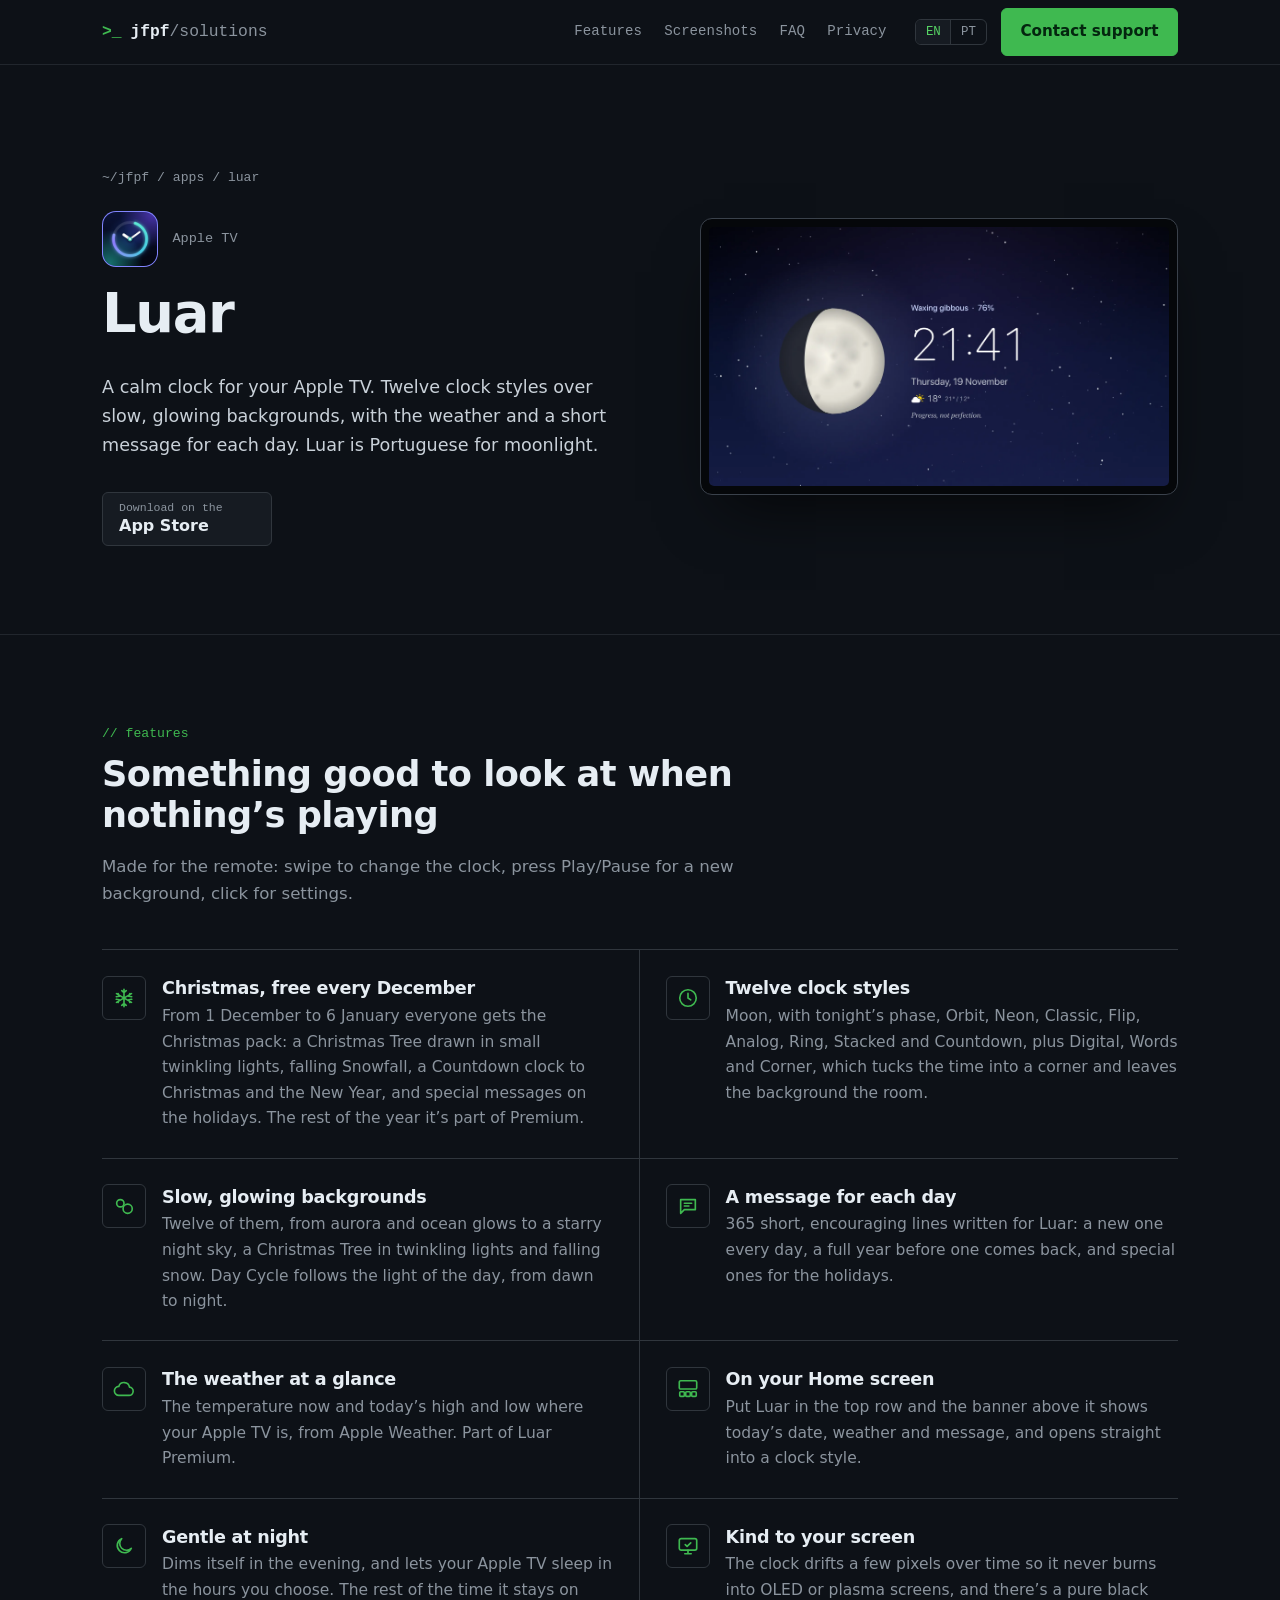
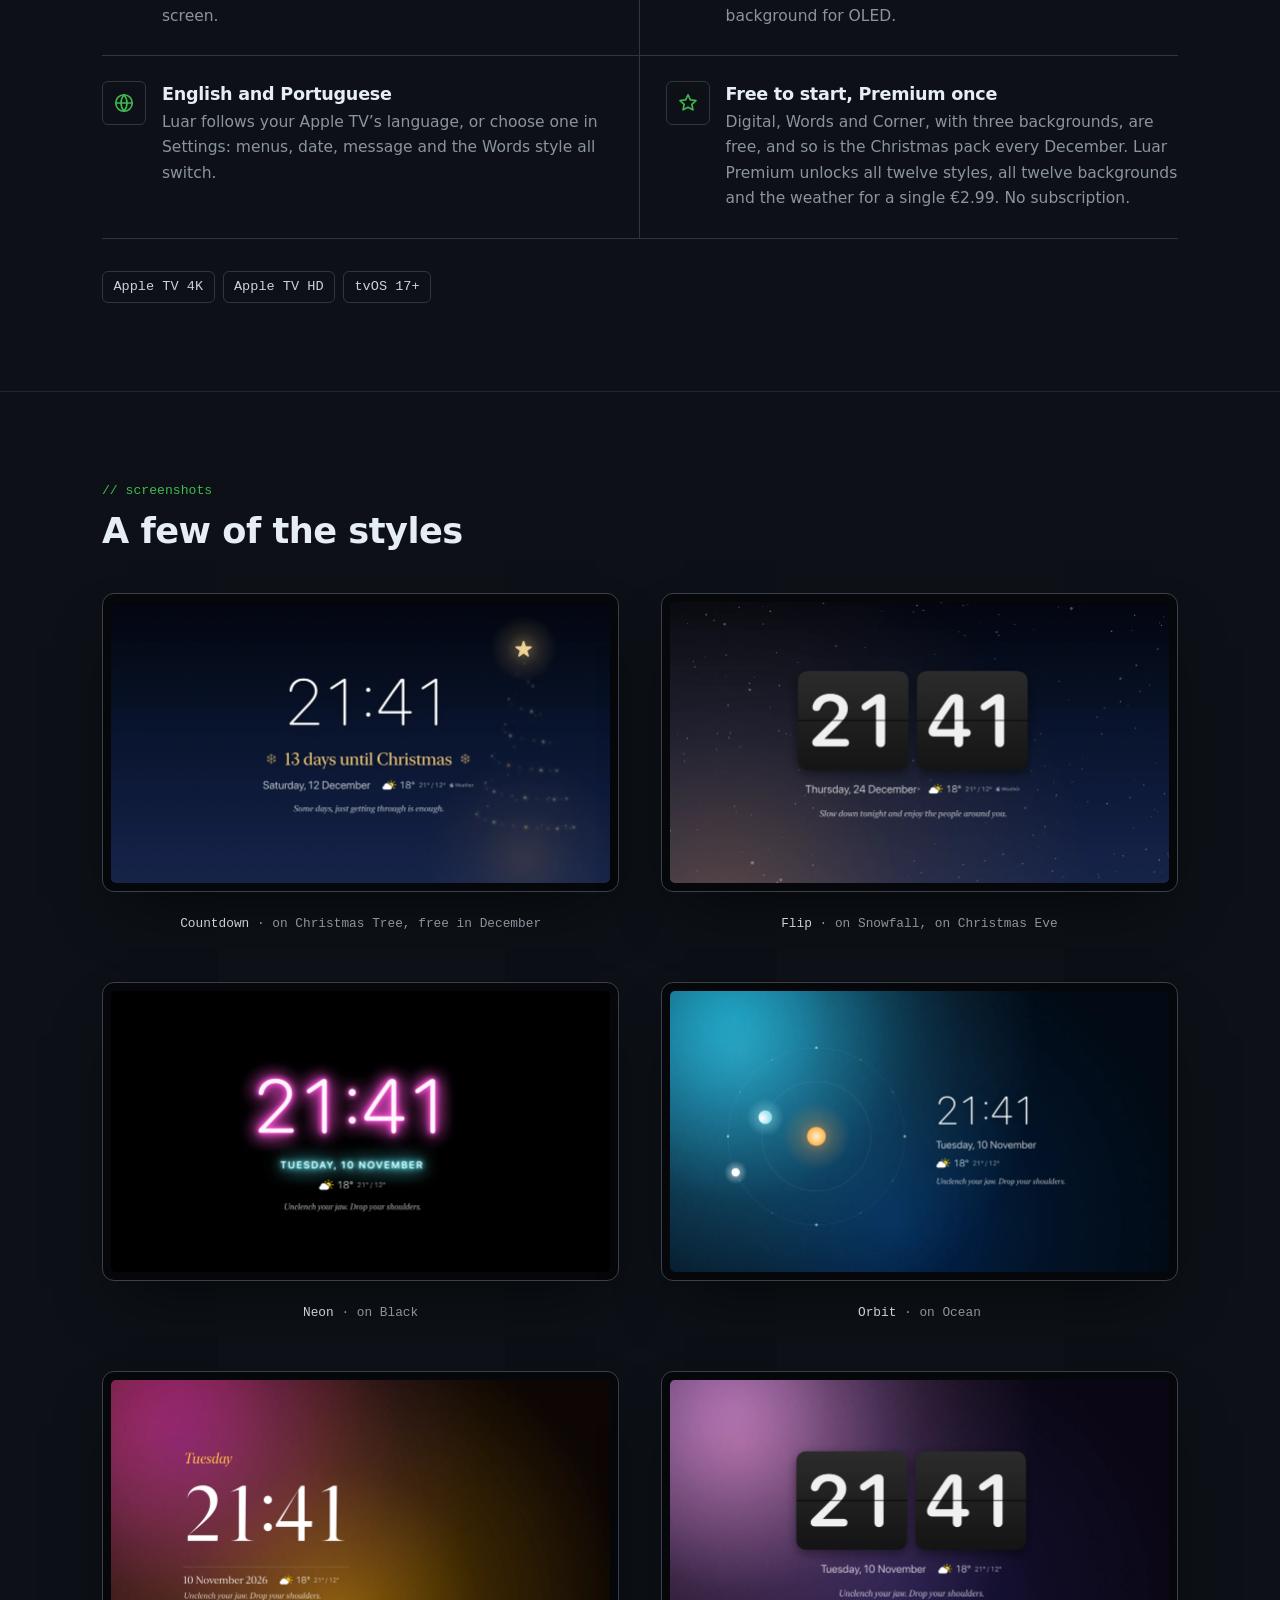
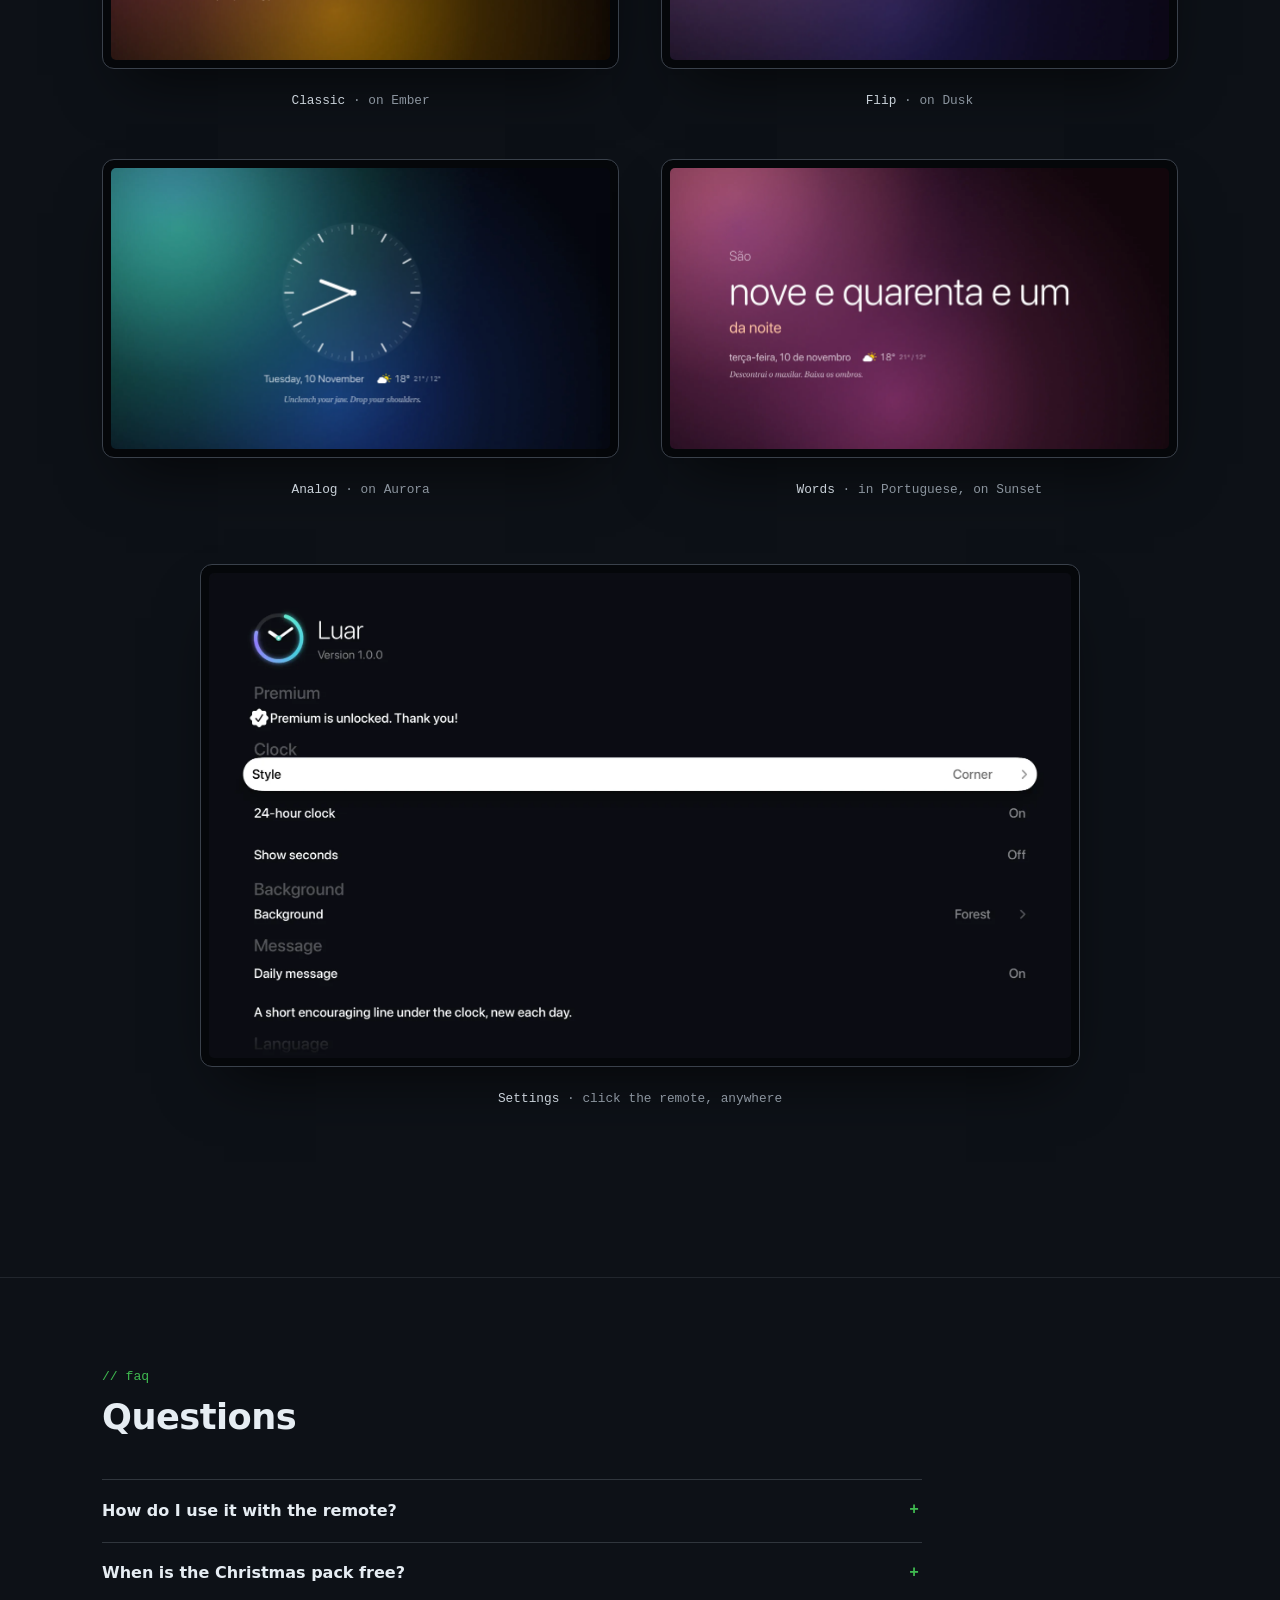
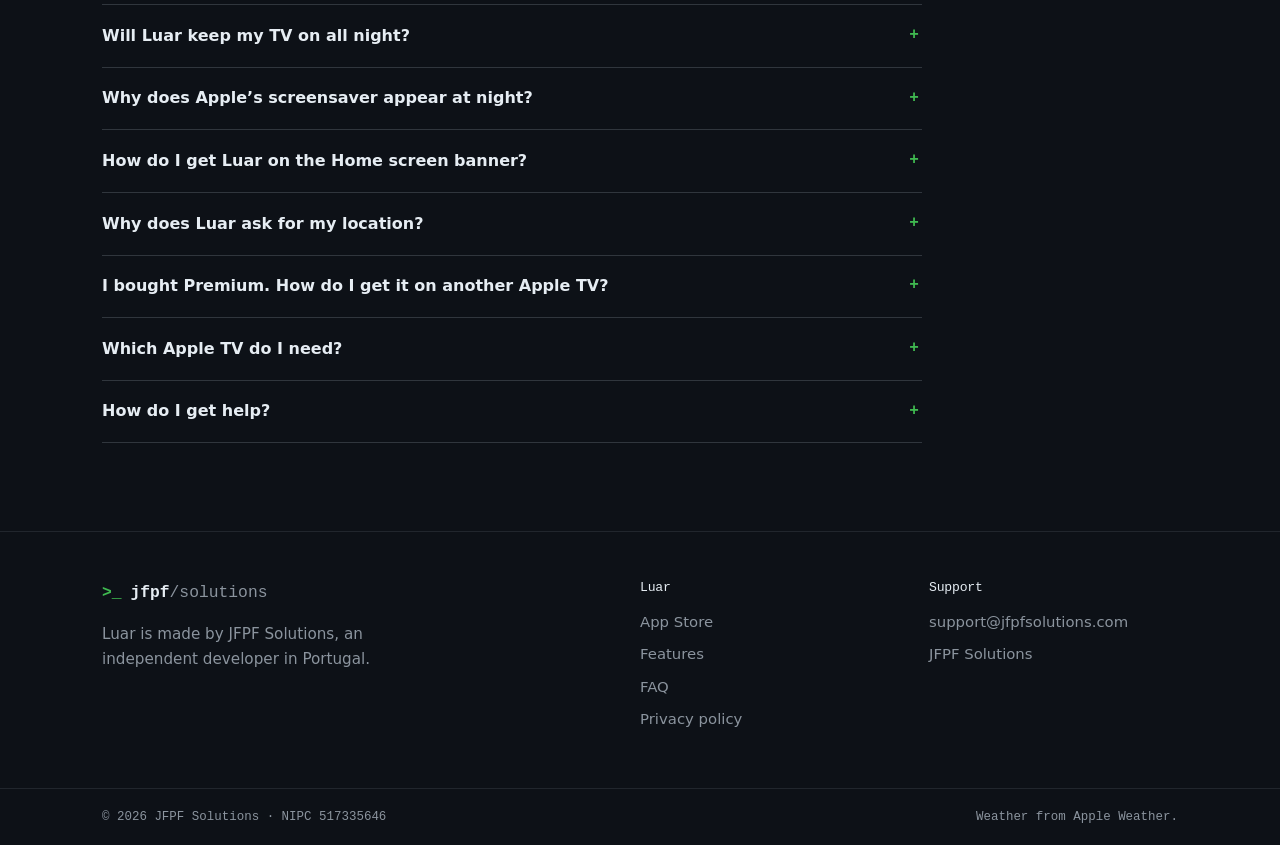
<file: luar/index.html>
<!doctype html>
<html lang="en"
      data-title-en="Luar — a calm clock for your Apple TV"
      data-title-pt="Luar — um relógio calmo para a sua Apple TV">
<head>
<meta charset="utf-8">
<meta name="viewport" content="width=device-width, initial-scale=1">
<title>Luar — a calm clock for your Apple TV</title>
<meta name="description" content="Luar turns your Apple TV into a calm clock: twelve clock styles, slow-moving backgrounds, the weather, and a short message for each day, in English and Portuguese. Free, with a one-time Premium unlock, and a Christmas pack free for everyone every December.">
<link rel="icon" href="../assets/luar/favicon.png">
<link rel="stylesheet" href="../css/styles.css">
</head>
<body>

<header class="site-header" id="top">
  <div class="container header-inner">
    <a href="../" class="brand" aria-label="JFPF Solutions">
      <span class="brand-mark" aria-hidden="true">&gt;_</span>
      <span>jfpf<span class="brand-sub">/solutions</span></span>
    </a>

    <button class="nav-toggle" id="navToggle" aria-label="Menu" aria-expanded="false">
      <span></span><span></span><span></span>
    </button>

    <nav class="main-nav" id="mainNav">
      <ul>
        <li><a href="#features" data-en="Features" data-pt="Funcionalidades">Features</a></li>
        <li><a href="#screenshots" data-en="Screenshots" data-pt="Imagens">Screenshots</a></li>
        <li><a href="#faq" data-en="FAQ" data-pt="Perguntas">FAQ</a></li>
        <li><a href="privacy/" data-en="Privacy" data-pt="Privacidade">Privacy</a></li>
      </ul>
      <div class="nav-actions">
        <div class="lang-toggle" role="group" aria-label="Language">
          <button data-lang="en" class="active">EN</button>
          <button data-lang="pt">PT</button>
        </div>
        <a href="mailto:support@jfpfsolutions.com?subject=Luar" class="btn btn-primary" data-en="Contact support" data-pt="Contactar suporte">Contact support</a>
      </div>
    </nav>
  </div>
</header>

<main>

<!-- ===== HERO ===== -->
<section class="hero">
  <div class="container app-hero">
    <div>
      <p class="crumbs"><a href="../">~/jfpf</a> / <a href="../#apps">apps</a> / luar</p>
      <div class="app-name">
        <img class="app-icon" src="../assets/luar/icon.webp" alt="" width="56" height="56">
        <span>Apple TV</span>
      </div>
      <h1>Luar</h1>
      <p class="hero-lead"
         data-en="A calm clock for your Apple TV. Twelve clock styles over slow, glowing backgrounds, with the weather and a short message for each day. Luar is Portuguese for moonlight."
         data-pt="Um relógio calmo para a sua Apple TV. Doze estilos de relógio sobre fundos suaves e luminosos, com a meteorologia e uma mensagem curta para cada dia. Luar é a luz da lua.">
        A calm clock for your Apple TV. Twelve clock styles over slow, glowing backgrounds, with the weather and a short message for each day. Luar is Portuguese for moonlight.</p>

      <div class="stores">
        <a class="store" href="https://apps.apple.com/app/id6832809360" rel="noopener"><small data-en="Download on the" data-pt="Descarregar na">Download on the</small><b>App Store</b></a>
      </div>
    </div>

    <figure class="shot tv-shot" aria-hidden="true">
      <div class="tablet"><img src="../assets/luar/tv-moon.webp" alt="" width="2000" height="1125"></div>
    </figure>
  </div>
</section>

<!-- ===== FEATURES ===== -->
<section class="section" id="features">
  <div class="container">
    <div class="section-head">
      <span class="eyebrow" data-en="Features" data-pt="Funcionalidades">Features</span>
      <h2 data-en="Something good to look at when nothing’s playing" data-pt="Algo bonito para ver quando nada está a dar">Something good to look at when nothing’s playing</h2>
      <p data-en="Made for the remote: swipe to change the clock, press Play/Pause for a new background, click for settings."
         data-pt="Feito para o comando: deslize para mudar o relógio, prima Reproduzir/Pausa para outro fundo e clique para as definições.">
        Made for the remote: swipe to change the clock, press Play/Pause for a new background, click for settings.</p>
    </div>

    <ul class="services">
      <li class="service">
        <div class="service-icon" aria-hidden="true"><svg viewBox="0 0 24 24" fill="none" stroke="currentColor" stroke-width="1.8" stroke-linecap="round" stroke-linejoin="round"><path d="M12 2.5v19M3.8 7.25l16.4 9.5M20.2 7.25l-16.4 9.5M9.5 4l2.5 2 2.5-2M9.5 20l2.5-2 2.5 2M3.6 10.6l3.2-.5-1.2-3M20.4 13.4l-3.2.5 1.2 3M20.4 10.6l-3.2-.5 1.2-3M3.6 13.4l3.2.5-1.2 3"/></svg></div>
        <div>
          <h3 data-en="Christmas, free every December" data-pt="Natal, grátis todos os dezembros">Christmas, free every December</h3>
          <p data-en="From 1 December to 6 January everyone gets the Christmas pack: a Christmas Tree drawn in small twinkling lights, falling Snowfall, a Countdown clock to Christmas and the New Year, and special messages on the holidays. The rest of the year it’s part of Premium."
             data-pt="De 1 de dezembro a 6 de janeiro, todos têm as novidades de Natal: uma Árvore de Natal feita de pequenas luzes a cintilar, Neve a cair, um relógio de Contagem decrescente para o Natal e o Ano Novo, e mensagens especiais nas festas. No resto do ano, fazem parte do Premium.">
            From 1 December to 6 January everyone gets the Christmas pack: a Christmas Tree drawn in small twinkling lights, falling Snowfall, a Countdown clock to Christmas and the New Year, and special messages on the holidays. The rest of the year it’s part of Premium.</p>
        </div>
      </li>
      <li class="service">
        <div class="service-icon" aria-hidden="true"><svg viewBox="0 0 24 24" fill="none" stroke="currentColor" stroke-width="1.8" stroke-linecap="round" stroke-linejoin="round"><circle cx="12" cy="12" r="9"/><path d="M12 7v5l3 2"/></svg></div>
        <div>
          <h3 data-en="Twelve clock styles" data-pt="Doze estilos de relógio">Twelve clock styles</h3>
          <p data-en="Moon, with tonight’s phase, Orbit, Neon, Classic, Flip, Analog, Ring, Stacked and Countdown, plus Digital, Words and Corner, which tucks the time into a corner and leaves the background the room."
             data-pt="Lua, com a fase desta noite, Órbita, Néon, Clássico, Flip, Analógico, Anel, Empilhado e Contagem decrescente, além de Digital, Palavras e Canto, que encosta as horas a um canto e deixa o fundo respirar.">
            Moon, with tonight’s phase, Orbit, Neon, Classic, Flip, Analog, Ring, Stacked and Countdown, plus Digital, Words and Corner, which tucks the time into a corner and leaves the background the room.</p>
        </div>
      </li>
      <li class="service">
        <div class="service-icon" aria-hidden="true"><svg viewBox="0 0 24 24" fill="none" stroke="currentColor" stroke-width="1.8" stroke-linecap="round" stroke-linejoin="round"><circle cx="8" cy="9" r="4"/><circle cx="16" cy="15" r="5"/></svg></div>
        <div>
          <h3 data-en="Slow, glowing backgrounds" data-pt="Fundos suaves e luminosos">Slow, glowing backgrounds</h3>
          <p data-en="Twelve of them, from aurora and ocean glows to a starry night sky, a Christmas Tree in twinkling lights and falling snow. Day Cycle follows the light of the day, from dawn to night."
             data-pt="Doze, desde brilhos de aurora e oceano até um céu estrelado, uma Árvore de Natal em luzes a cintilar e neve a cair. O Ciclo do dia acompanha a luz do dia, da madrugada à noite.">
            Twelve of them, from aurora and ocean glows to a starry night sky, a Christmas Tree in twinkling lights and falling snow. Day Cycle follows the light of the day, from dawn to night.</p>
        </div>
      </li>
      <li class="service">
        <div class="service-icon" aria-hidden="true"><svg viewBox="0 0 24 24" fill="none" stroke="currentColor" stroke-width="1.8" stroke-linecap="round" stroke-linejoin="round"><path d="M4 5h16v11H8l-4 4z"/><path d="M8 9h8M8 12h5"/></svg></div>
        <div>
          <h3 data-en="A message for each day" data-pt="Uma mensagem para cada dia">A message for each day</h3>
          <p data-en="365 short, encouraging lines written for Luar: a new one every day, a full year before one comes back, and special ones for the holidays."
             data-pt="365 frases curtas e encorajadoras escritas para o Luar: uma nova todos os dias, um ano inteiro até uma se repetir, e mensagens especiais nas festas.">
            365 short, encouraging lines written for Luar: a new one every day, a full year before one comes back, and special ones for the holidays.</p>
        </div>
      </li>
      <li class="service">
        <div class="service-icon" aria-hidden="true"><svg viewBox="0 0 24 24" fill="none" stroke="currentColor" stroke-width="1.8" stroke-linecap="round" stroke-linejoin="round"><path d="M17.5 19a4.5 4.5 0 0 0 .5-8.97A6 6 0 0 0 6.34 9.2 4 4 0 0 0 6.5 19z"/></svg></div>
        <div>
          <h3 data-en="The weather at a glance" data-pt="A meteorologia num relance">The weather at a glance</h3>
          <p data-en="The temperature now and today’s high and low where your Apple TV is, from Apple Weather. Part of Luar Premium."
             data-pt="A temperatura atual e as máximas e mínimas de hoje onde está a sua Apple TV, da Apple Meteorologia. Faz parte do Luar Premium.">
            The temperature now and today’s high and low where your Apple TV is, from Apple Weather. Part of Luar Premium.</p>
        </div>
      </li>
      <li class="service">
        <div class="service-icon" aria-hidden="true"><svg viewBox="0 0 24 24" fill="none" stroke="currentColor" stroke-width="1.8" stroke-linecap="round" stroke-linejoin="round"><rect x="2.5" y="3" width="19" height="9" rx="1.5"/><rect x="3" y="15" width="5" height="5" rx="1"/><rect x="9.5" y="15" width="5" height="5" rx="1"/><rect x="16" y="15" width="5" height="5" rx="1"/></svg></div>
        <div>
          <h3 data-en="On your Home screen" data-pt="No ecrã principal">On your Home screen</h3>
          <p data-en="Put Luar in the top row and the banner above it shows today’s date, weather and message, and opens straight into a clock style."
             data-pt="Coloque o Luar na fila de cima e a faixa por cima mostra a data, a meteorologia e a mensagem de hoje, e abre diretamente um estilo de relógio.">
            Put Luar in the top row and the banner above it shows today’s date, weather and message, and opens straight into a clock style.</p>
        </div>
      </li>
      <li class="service">
        <div class="service-icon" aria-hidden="true"><svg viewBox="0 0 24 24" fill="none" stroke="currentColor" stroke-width="1.8" stroke-linecap="round" stroke-linejoin="round"><path d="M20 14.5A8 8 0 1 1 9.5 4a6.5 6.5 0 0 0 10.5 10.5z"/></svg></div>
        <div>
          <h3 data-en="Gentle at night" data-pt="Suave à noite">Gentle at night</h3>
          <p data-en="Dims itself in the evening, and lets your Apple TV sleep in the hours you choose. The rest of the time it stays on screen."
             data-pt="Escurece ao fim do dia e deixa a Apple TV entrar em repouso nas horas que escolher. No resto do tempo, fica no ecrã.">
            Dims itself in the evening, and lets your Apple TV sleep in the hours you choose. The rest of the time it stays on screen.</p>
        </div>
      </li>
      <li class="service">
        <div class="service-icon" aria-hidden="true"><svg viewBox="0 0 24 24" fill="none" stroke="currentColor" stroke-width="1.8" stroke-linecap="round" stroke-linejoin="round"><rect x="2.5" y="4" width="19" height="12.5" rx="2"/><path d="M8.5 20.5h7M12 16.5v4M9 10.5l2 2 4-4"/></svg></div>
        <div>
          <h3 data-en="Kind to your screen" data-pt="Amigo do seu ecrã">Kind to your screen</h3>
          <p data-en="The clock drifts a few pixels over time so it never burns into OLED or plasma screens, and there’s a pure black background for OLED."
             data-pt="O relógio desloca-se alguns píxeis ao longo do tempo para nunca marcar ecrãs OLED ou plasma, e há um fundo preto puro para OLED.">
            The clock drifts a few pixels over time so it never burns into OLED or plasma screens, and there’s a pure black background for OLED.</p>
        </div>
      </li>
      <li class="service">
        <div class="service-icon" aria-hidden="true"><svg viewBox="0 0 24 24" fill="none" stroke="currentColor" stroke-width="1.8" stroke-linecap="round" stroke-linejoin="round"><circle cx="12" cy="12" r="9"/><path d="M3 12h18M12 3a14 14 0 0 1 0 18M12 3a14 14 0 0 0 0 18"/></svg></div>
        <div>
          <h3 data-en="English and Portuguese" data-pt="Português e inglês">English and Portuguese</h3>
          <p data-en="Luar follows your Apple TV’s language, or choose one in Settings: menus, date, message and the Words style all switch."
             data-pt="O Luar segue o idioma da sua Apple TV, ou escolha um nas Definições: menus, data, mensagem e o estilo Palavras mudam todos.">
            Luar follows your Apple TV’s language, or choose one in Settings: menus, date, message and the Words style all switch.</p>
        </div>
      </li>
      <li class="service">
        <div class="service-icon" aria-hidden="true"><svg viewBox="0 0 24 24" fill="none" stroke="currentColor" stroke-width="1.8" stroke-linecap="round" stroke-linejoin="round"><path d="M12 3l2.6 5.6 6.1.7-4.5 4.2 1.2 6L12 16.6 6.6 19.5l1.2-6L3.3 9.3l6.1-.7z"/></svg></div>
        <div>
          <h3 data-en="Free to start, Premium once" data-pt="Grátis para começar, Premium de uma vez">Free to start, Premium once</h3>
          <p data-en="Digital, Words and Corner, with three backgrounds, are free, and so is the Christmas pack every December. Luar Premium unlocks all twelve styles, all twelve backgrounds and the weather for a single €2.99. No subscription."
             data-pt="Digital, Palavras e Canto, com três fundos, são grátis, tal como as novidades de Natal todos os dezembros. O Luar Premium desbloqueia os doze estilos, os doze fundos e a meteorologia por 2,99 €, uma única vez. Sem subscrição.">
            Digital, Words and Corner, with three backgrounds, are free, and so is the Christmas pack every December. Luar Premium unlocks all twelve styles, all twelve backgrounds and the weather for a single €2.99. No subscription.</p>
        </div>
      </li>
    </ul>

    <ul class="platforms" aria-label="Platforms">
      <li>Apple TV 4K</li><li>Apple TV HD</li><li>tvOS 17+</li>
    </ul>
  </div>
</section>

<!-- ===== SCREENSHOTS ===== -->
<section class="section" id="screenshots">
  <div class="container">
    <div class="section-head">
      <span class="eyebrow" data-en="Screenshots" data-pt="Imagens">Screenshots</span>
      <h2 data-en="A few of the styles" data-pt="Alguns dos estilos">A few of the styles</h2>
    </div>

    <div class="tv-grid">
      <figure class="shot">
        <div class="tablet"><img src="../assets/luar/tv-christmas-tree.webp" alt="The Countdown style: 13 days until Christmas, beside a Christmas tree drawn in small warm lights with a star on top" width="2000" height="1125" loading="lazy"></div>
        <figcaption><b data-en="Countdown" data-pt="Contagem decrescente">Countdown</b> · <span data-en="on Christmas Tree, free in December" data-pt="sobre Árvore de Natal, grátis em dezembro">on Christmas Tree, free in December</span></figcaption>
      </figure>
      <figure class="shot">
        <div class="tablet"><img src="../assets/luar/tv-snowfall.webp" alt="The Flip style on Christmas Eve, with snowflakes falling over a winter night" width="2000" height="1125" loading="lazy"></div>
        <figcaption><b data-en="Flip" data-pt="Flip">Flip</b> · <span data-en="on Snowfall, on Christmas Eve" data-pt="sobre Neve, na véspera de Natal">on Snowfall, on Christmas Eve</span></figcaption>
      </figure>
      <figure class="shot">
        <div class="tablet"><img src="../assets/luar/tv-neon.webp" alt="The Neon style: the time in glowing pink neon over black" width="2000" height="1125" loading="lazy"></div>
        <figcaption><b data-en="Neon" data-pt="Néon">Neon</b> · <span data-en="on Black" data-pt="sobre Preto">on Black</span></figcaption>
      </figure>
      <figure class="shot">
        <div class="tablet"><img src="../assets/luar/tv-orbit.webp" alt="The Orbit style: the hour and minute as planets circling a small sun" width="2000" height="1125" loading="lazy"></div>
        <figcaption><b data-en="Orbit" data-pt="Órbita">Orbit</b> · <span data-en="on Ocean" data-pt="sobre Oceano">on Ocean</span></figcaption>
      </figure>
      <figure class="shot">
        <div class="tablet"><img src="../assets/luar/tv-classic.webp" alt="The Classic style: the time in a large serif face with the weekday in italics" width="2000" height="1125" loading="lazy"></div>
        <figcaption><b data-en="Classic" data-pt="Clássico">Classic</b> · <span data-en="on Ember" data-pt="sobre Brasa">on Ember</span></figcaption>
      </figure>
      <figure class="shot">
        <div class="tablet"><img src="../assets/luar/tv-flip.webp" alt="The Flip style: the time on flip-clock cards over a dusk-coloured glow" width="2000" height="1125" loading="lazy"></div>
        <figcaption><b data-en="Flip" data-pt="Flip">Flip</b> · <span data-en="on Dusk" data-pt="sobre Crepúsculo">on Dusk</span></figcaption>
      </figure>
      <figure class="shot">
        <div class="tablet"><img src="../assets/luar/tv-analog.webp" alt="The Analog style: a clock face over an aurora glow" width="2000" height="1125" loading="lazy"></div>
        <figcaption><b data-en="Analog" data-pt="Analógico">Analog</b> · <span data-en="on Aurora" data-pt="sobre Aurora">on Aurora</span></figcaption>
      </figure>
      <figure class="shot">
        <div class="tablet"><img src="../assets/luar/tv-words-pt.webp" alt="The Words style in Portuguese: São nove e quarenta e um da noite" width="2000" height="1125" loading="lazy"></div>
        <figcaption><b data-en="Words" data-pt="Palavras">Words</b> · <span data-en="in Portuguese, on Sunset" data-pt="em português, sobre Pôr do sol">in Portuguese, on Sunset</span></figcaption>
      </figure>
    </div>

    <figure class="shot tv-shot" style="margin-top:4rem">
      <div class="tablet"><img src="../assets/luar/tv-settings.webp" alt="Luar’s settings: Premium, clock style, background and daily message" width="2000" height="1125" loading="lazy"></div>
      <figcaption><b data-en="Settings" data-pt="Definições">Settings</b> · <span data-en="click the remote, anywhere" data-pt="clique no comando, em qualquer momento">click the remote, anywhere</span></figcaption>
    </figure>
  </div>
</section>

<!-- ===== FAQ ===== -->
<section class="section" id="faq">
  <div class="container">
    <div class="section-head">
      <span class="eyebrow" data-en="FAQ" data-pt="Perguntas">FAQ</span>
      <h2 data-en="Questions" data-pt="Perguntas frequentes">Questions</h2>
    </div>

    <div class="faq">
      <details>
        <summary data-en="How do I use it with the remote?" data-pt="Como se usa com o comando?">How do I use it with the remote?</summary>
        <p class="only-en">Swipe left or right to change the clock style, press Play/Pause for the next background, and click the middle of the remote for settings. Back takes you to the Home screen.</p>
        <p class="only-pt">Deslize para a esquerda ou direita para mudar o estilo do relógio, prima Reproduzir/Pausa para o fundo seguinte e clique no centro do comando para as definições. Voltar leva-o ao ecrã principal.</p>
      </details>
      <details>
        <summary data-en="When is the Christmas pack free?" data-pt="Quando são grátis as novidades de Natal?">When is the Christmas pack free?</summary>
        <p class="only-en">Every year from 1 December to 6 January, going by your Apple TV’s date: the Christmas Tree and Snowfall backgrounds and the Countdown style are free for everyone, and Christmas Eve, Christmas Day, New Year’s Eve and New Year’s Day get their own messages. After 6 January they’re part of Luar Premium. If you picked them without Premium, Luar goes back to a free style and background, and brings yours back the next December.</p>
        <p class="only-pt">Todos os anos de 1 de dezembro a 6 de janeiro, de acordo com a data da sua Apple TV: os fundos Árvore de Natal e Neve e o estilo Contagem decrescente são grátis para todos, e a véspera de Natal, o dia de Natal, a véspera de Ano Novo e o dia de Ano Novo têm mensagens próprias. Depois de 6 de janeiro, fazem parte do Luar Premium. Se os escolheu sem o Premium, o Luar volta a um estilo e a um fundo grátis, e repõe os seus no dezembro seguinte.</p>
      </details>
      <details>
        <summary data-en="Will Luar keep my TV on all night?" data-pt="O Luar mantém a televisão ligada toda a noite?">Will Luar keep my TV on all night?</summary>
        <p class="only-en">Only if you want it to. Luar keeps your Apple TV awake while it’s open, except in the night hours set in Settings › Sleep (midnight to 6 am at first), when the Apple TV can sleep as usual. Turn that off to keep Luar on all night. Some TVs also switch themselves off after a few hours without the remote; that’s in your TV’s own power-saving settings.</p>
        <p class="only-pt">Só se quiser. O Luar mantém a Apple TV acordada enquanto está aberto, exceto nas horas da noite definidas em Definições › Repouso (da meia-noite às 6 da manhã, de início), em que a Apple TV pode entrar em repouso como de costume. Desligue essa opção para manter o Luar a noite toda. Alguns televisores também se desligam sozinhos após algumas horas sem usar o comando; isso está nas definições de poupança de energia do próprio televisor.</p>
      </details>
      <details>
        <summary data-en="Why does Apple’s screensaver appear at night?" data-pt="Porque aparece a proteção de ecrã da Apple à noite?">Why does Apple’s screensaver appear at night?</summary>
        <p class="only-en">In your sleep hours Luar steps aside so the Apple TV can sleep, and tvOS shows its screensaver first. To skip it, on your Apple TV go to Settings › General › Screen Saver › Start After and choose Never: Luar then stays until the Apple TV sleeps.</p>
        <p class="only-pt">Nas horas de repouso, o Luar sai da frente para a Apple TV poder adormecer, e o tvOS mostra primeiro a proteção de ecrã. Para a evitar, nas Definições da Apple TV escolha que a proteção de ecrã nunca comece: o Luar fica no ecrã até a Apple TV adormecer.</p>
      </details>
      <details>
        <summary data-en="How do I get Luar on the Home screen banner?" data-pt="Como ponho o Luar na faixa do ecrã principal?">How do I get Luar on the Home screen banner?</summary>
        <p class="only-en">Move Luar into the top row: highlight its icon, hold the middle of the remote until it wiggles, move it up and click to drop it. The banner then shows today’s date, weather and message.</p>
        <p class="only-pt">Mova o Luar para a fila de cima: selecione o ícone, mantenha o centro do comando premido até o ícone abanar, mova-o para cima e clique para o largar. A faixa passa a mostrar a data, a meteorologia e a mensagem de hoje.</p>
      </details>
      <details>
        <summary data-en="Why does Luar ask for my location?" data-pt="Porque pede o Luar a minha localização?">Why does Luar ask for my location?</summary>
        <p class="only-en">Only to show the weather where your Apple TV is, which is part of Luar Premium. Your approximate location is used on the Apple TV to ask Apple Weather for the forecast; it’s never sent to us. Without Premium, or with the weather off in Settings, Luar doesn’t ask. See the <a href="privacy/">privacy policy</a>.</p>
        <p class="only-pt">Só para mostrar a meteorologia onde está a sua Apple TV, que faz parte do Luar Premium. A localização aproximada é usada na Apple TV para pedir a previsão à Apple Meteorologia; nunca nos é enviada. Sem o Premium, ou com a meteorologia desligada nas Definições, o Luar não a pede. Consulte a <a href="privacy/">política de privacidade</a>.</p>
      </details>
      <details>
        <summary data-en="I bought Premium. How do I get it on another Apple TV?" data-pt="Comprei o Premium. Como o tenho noutra Apple TV?">I bought Premium. How do I get it on another Apple TV?</summary>
        <p class="only-en">Premium belongs to your Apple Account, so you only pay once. On the other Apple TV, signed in with the same Apple Account, open Luar’s Settings › Premium › Restore purchase.</p>
        <p class="only-pt">O Premium fica associado à sua conta Apple, por isso só paga uma vez. Na outra Apple TV, com a mesma conta Apple, abra as Definições do Luar › Premium › Restaurar compra.</p>
      </details>
      <details>
        <summary data-en="Which Apple TV do I need?" data-pt="Que Apple TV preciso?">Which Apple TV do I need?</summary>
        <p class="only-en">Any Apple TV 4K or Apple TV HD with tvOS 17 or later. Luar is made to stay smooth even on the Apple TV HD.</p>
        <p class="only-pt">Qualquer Apple TV 4K ou Apple TV HD com tvOS 17 ou posterior. O Luar foi feito para correr de forma fluida mesmo na Apple TV HD.</p>
      </details>
      <details>
        <summary data-en="How do I get help?" data-pt="Como obtenho ajuda?">How do I get help?</summary>
        <p class="only-en">Email <a href="mailto:support@jfpfsolutions.com?subject=Luar">support@jfpfsolutions.com</a>, or open Luar’s Settings › Rate Luar or send feedback and scan the code with your iPhone. We usually reply within one business day.</p>
        <p class="only-pt">Envie um email para <a href="mailto:support@jfpfsolutions.com?subject=Luar">support@jfpfsolutions.com</a>, ou abra as Definições do Luar › Avaliar o Luar ou enviar comentários e leia o código com o iPhone. Normalmente respondemos num dia útil.</p>
      </details>
    </div>
  </div>
</section>

</main>

<footer class="site-footer">
  <div class="container footer-inner">
    <div class="footer-brand">
      <a href="../" class="brand" aria-label="JFPF Solutions">
        <span class="brand-mark" aria-hidden="true">&gt;_</span>
        <span>jfpf<span class="brand-sub">/solutions</span></span>
      </a>
      <p data-en="Luar is made by JFPF Solutions, an independent developer in Portugal."
         data-pt="O Luar é feito pela JFPF Solutions, um programador independente em Portugal.">
        Luar is made by JFPF Solutions, an independent developer in Portugal.</p>
    </div>
    <div class="footer-col">
      <h4>Luar</h4>
      <ul>
        <li><a href="https://apps.apple.com/app/id6832809360" rel="noopener">App Store</a></li>
        <li><a href="#features" data-en="Features" data-pt="Funcionalidades">Features</a></li>
        <li><a href="#faq" data-en="FAQ" data-pt="Perguntas">FAQ</a></li>
        <li><a href="privacy/" data-en="Privacy policy" data-pt="Política de privacidade">Privacy policy</a></li>
      </ul>
    </div>
    <div class="footer-col">
      <h4 data-en="Support" data-pt="Suporte">Support</h4>
      <ul>
        <li><a href="mailto:support@jfpfsolutions.com?subject=Luar">support@jfpfsolutions.com</a></li>
        <li><a href="../" data-en="JFPF Solutions" data-pt="JFPF Solutions">JFPF Solutions</a></li>
      </ul>
    </div>
  </div>
  <div class="footer-bottom">
    <div class="container footer-bottom-inner">
      <span>&copy; <span id="year"></span> JFPF Solutions &middot; NIPC 517335646</span>
      <span data-en="Weather from Apple Weather." data-pt="Meteorologia da Apple Meteorologia.">Weather from Apple Weather.</span>
    </div>
  </div>
</footer>

<script src="../js/main.js"></script>
</body>
</html>
</file>
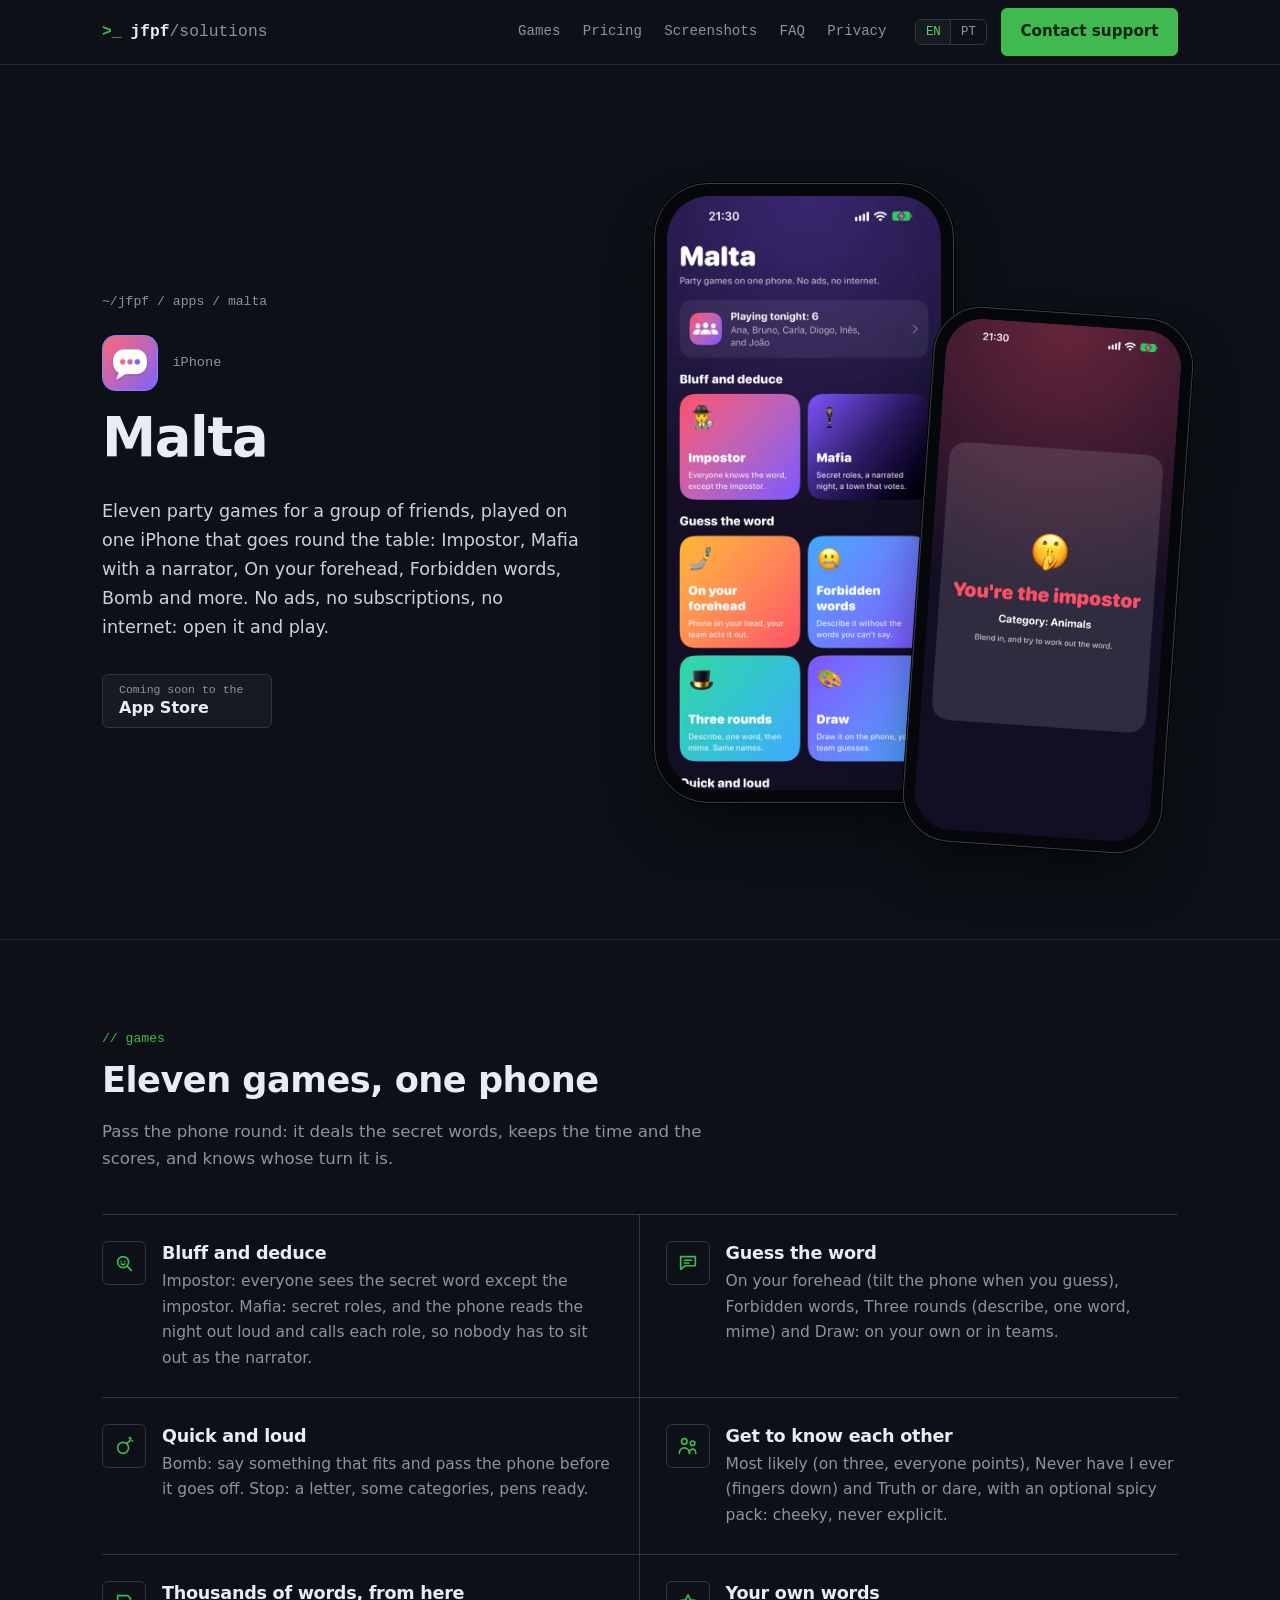
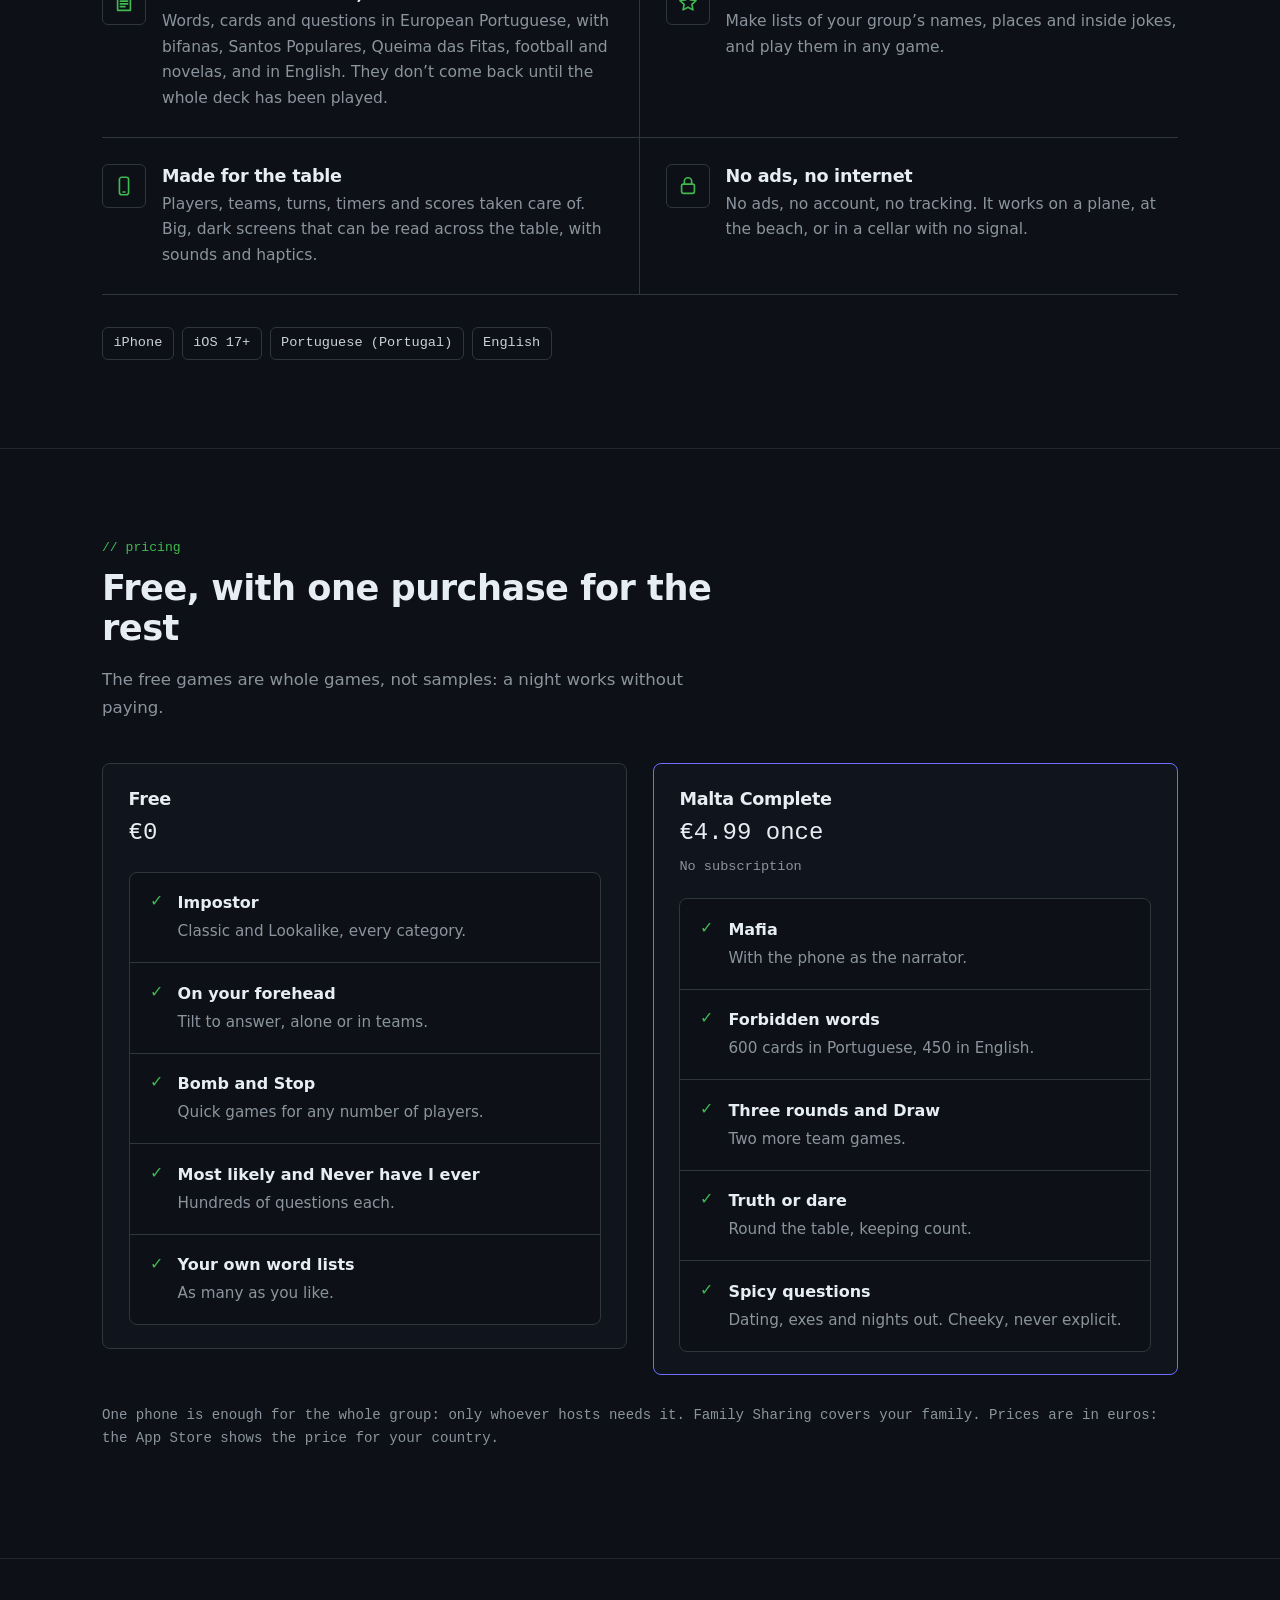
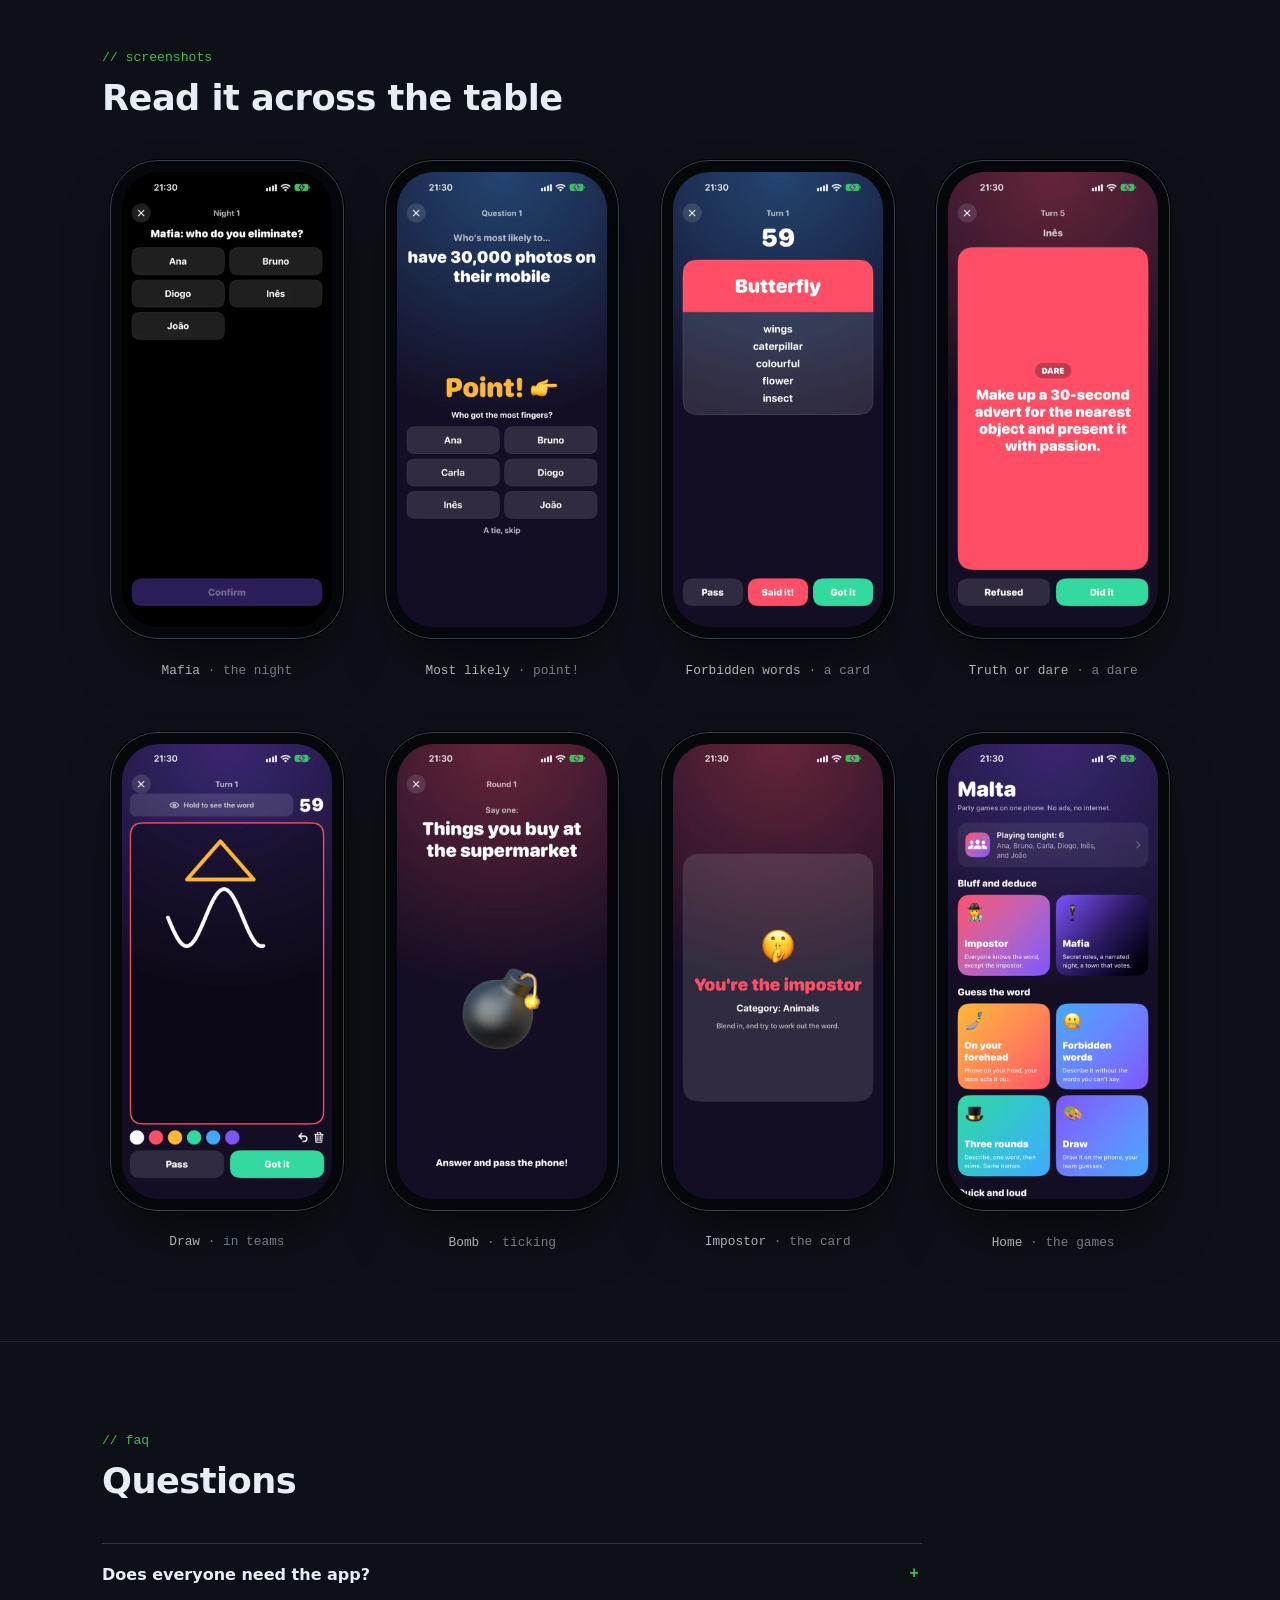
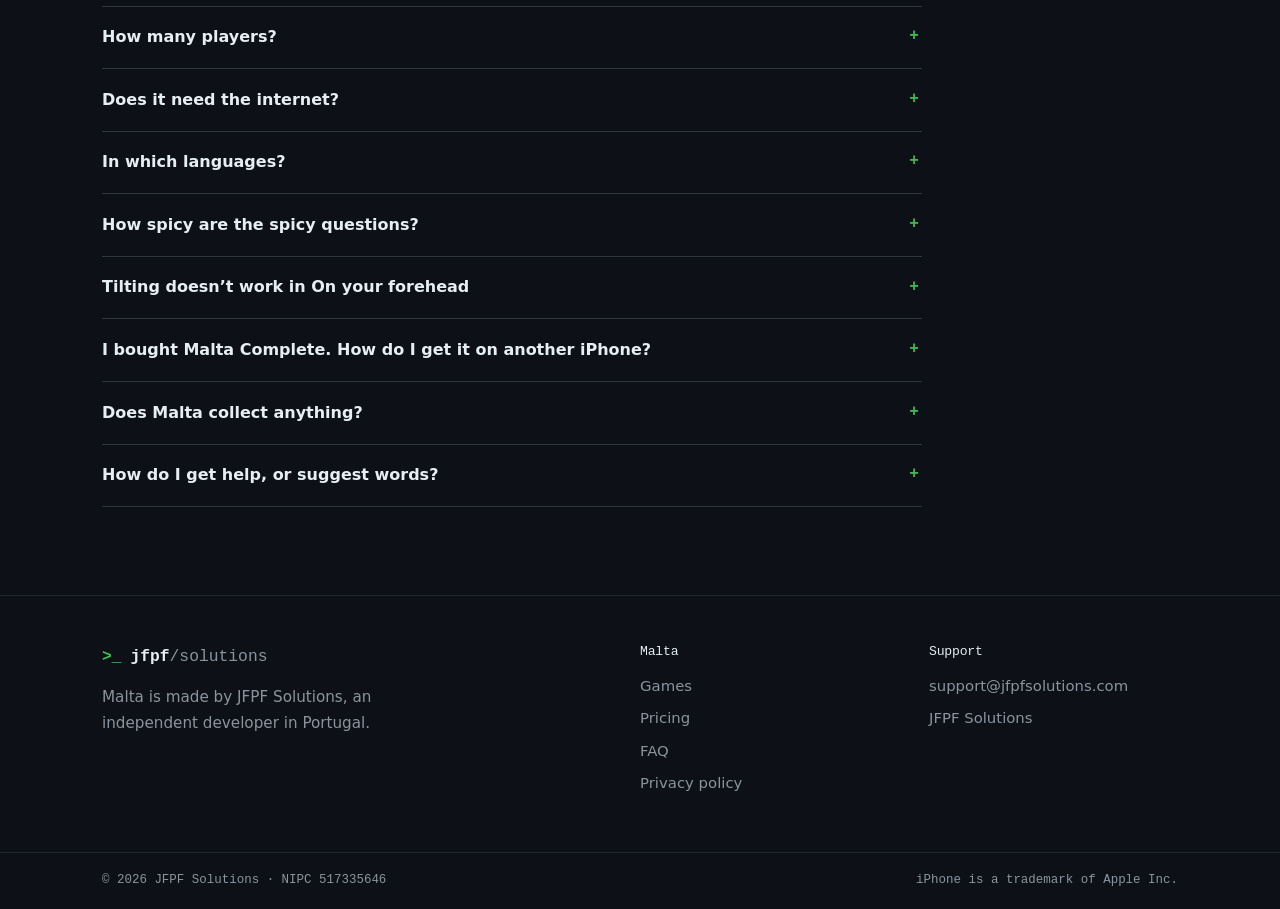
<file: malta/index.html>
<!doctype html>
<html lang="en"
      data-title-en="Malta — party games for a group of friends, on one iPhone"
      data-title-pt="Malta — jogos de festa para a malta, num só iPhone">
<head>
<meta charset="utf-8">
<meta name="viewport" content="width=device-width, initial-scale=1">
<title>Malta — party games for a group of friends, on one iPhone</title>
<meta name="description" content="Malta is eleven party games played on one iPhone that goes round the table: Impostor, Mafia with a narrator, On your forehead, Forbidden words, Bomb and more. No ads, no subscriptions, no internet. Free, with a one-time Malta Complete unlock.">
<link rel="icon" href="../assets/malta/favicon.png">
<link rel="stylesheet" href="../css/styles.css">
</head>
<body>

<header class="site-header" id="top">
  <div class="container header-inner">
    <a href="../" class="brand" aria-label="JFPF Solutions">
      <span class="brand-mark" aria-hidden="true">&gt;_</span>
      <span>jfpf<span class="brand-sub">/solutions</span></span>
    </a>

    <button class="nav-toggle" id="navToggle" aria-label="Menu" aria-expanded="false">
      <span></span><span></span><span></span>
    </button>

    <nav class="main-nav" id="mainNav">
      <ul>
        <li><a href="#games" data-en="Games" data-pt="Jogos">Games</a></li>
        <li><a href="#pricing" data-en="Pricing" data-pt="Preço">Pricing</a></li>
        <li><a href="#screenshots" data-en="Screenshots" data-pt="Imagens">Screenshots</a></li>
        <li><a href="#faq" data-en="FAQ" data-pt="Perguntas">FAQ</a></li>
        <li><a href="privacy/" data-en="Privacy" data-pt="Privacidade">Privacy</a></li>
      </ul>
      <div class="nav-actions">
        <div class="lang-toggle" role="group" aria-label="Language">
          <button data-lang="en" class="active">EN</button>
          <button data-lang="pt">PT</button>
        </div>
        <a href="mailto:support@jfpfsolutions.com?subject=Malta" class="btn btn-primary" data-en="Contact support" data-pt="Contactar suporte">Contact support</a>
      </div>
    </nav>
  </div>
</header>

<main>

<!-- ===== HERO ===== -->
<section class="hero">
  <div class="container app-hero">
    <div>
      <p class="crumbs"><a href="../">~/jfpf</a> / <a href="../#apps">apps</a> / malta</p>
      <div class="app-name">
        <img class="app-icon" src="../assets/malta/icon.webp" alt="" width="56" height="56">
        <span>iPhone</span>
      </div>
      <h1>Malta</h1>
      <p class="hero-lead"
         data-en="Eleven party games for a group of friends, played on one iPhone that goes round the table: Impostor, Mafia with a narrator, On your forehead, Forbidden words, Bomb and more. No ads, no subscriptions, no internet: open it and play."
         data-pt="Onze jogos de festa para a malta, jogados num só iPhone que dá a volta à mesa: Impostor, Máfia com narrador, Na testa, Palavras proibidas, Bomba e mais. Sem anúncios, sem subscrições, sem internet: é abrir e jogar.">
        Eleven party games for a group of friends, played on one iPhone that goes round the table: Impostor, Mafia with a narrator, On your forehead, Forbidden words, Bomb and more. No ads, no subscriptions, no internet: open it and play.</p>

      <div class="stores">
        <span class="store"><small data-en="Coming soon to the" data-pt="Brevemente na">Coming soon to the</small><b>App Store</b></span>
      </div>
    </div>

    <!-- One pair of phones per language (only one shows), so each pair overlaps as it should. -->
    <div class="phones only-en" aria-hidden="true">
      <div class="phone"><img src="../assets/malta/phone-home-en.webp" alt="" width="600" height="1303"></div>
      <div class="phone phone--sm"><img src="../assets/malta/phone-card-impostor-en.webp" alt="" width="600" height="1303"></div>
    </div>
    <div class="phones only-pt" aria-hidden="true">
      <div class="phone"><img src="../assets/malta/phone-home-pt.webp" alt="" width="600" height="1303"></div>
      <div class="phone phone--sm"><img src="../assets/malta/phone-card-impostor-pt.webp" alt="" width="600" height="1303"></div>
    </div>
  </div>
</section>

<!-- ===== GAMES ===== -->
<section class="section" id="games">
  <div class="container">
    <div class="section-head">
      <span class="eyebrow" data-en="Games" data-pt="Jogos">Games</span>
      <h2 data-en="Eleven games, one phone" data-pt="Onze jogos, um telemóvel">Eleven games, one phone</h2>
      <p data-en="Pass the phone round: it deals the secret words, keeps the time and the scores, and knows whose turn it is."
         data-pt="Passem o telemóvel à volta: ele dá as palavras secretas, conta o tempo e os pontos, e sabe de quem é a vez.">
        Pass the phone round: it deals the secret words, keeps the time and the scores, and knows whose turn it is.</p>
    </div>

    <ul class="services">
      <li class="service">
        <div class="service-icon" aria-hidden="true"><svg viewBox="0 0 24 24" fill="none" stroke="currentColor" stroke-width="1.8" stroke-linecap="round" stroke-linejoin="round"><circle cx="11" cy="11" r="6"/><path d="M20 20l-4.5-4.5"/><path d="M9 10.5h.01M13 10.5h.01M9 13c1.2 1 2.8 1 4 0"/></svg></div>
        <div>
          <h3 data-en="Bluff and deduce" data-pt="Bluff e dedução">Bluff and deduce</h3>
          <p data-en="Impostor: everyone sees the secret word except the impostor. Mafia: secret roles, and the phone reads the night out loud and calls each role, so nobody has to sit out as the narrator."
             data-pt="Impostor: todos veem a palavra secreta, menos o impostor. Máfia: papéis secretos, e o telemóvel narra a noite em voz alta e chama cada papel, por isso ninguém fica de fora a narrar.">
            Impostor: everyone sees the secret word except the impostor. Mafia: secret roles, and the phone reads the night out loud and calls each role, so nobody has to sit out as the narrator.</p>
        </div>
      </li>
      <li class="service">
        <div class="service-icon" aria-hidden="true"><svg viewBox="0 0 24 24" fill="none" stroke="currentColor" stroke-width="1.8" stroke-linecap="round" stroke-linejoin="round"><path d="M4 5h16v10H9l-5 4z"/><path d="M8 9h8M8 12h5"/></svg></div>
        <div>
          <h3 data-en="Guess the word" data-pt="Adivinhar">Guess the word</h3>
          <p data-en="On your forehead (tilt the phone when you guess), Forbidden words, Three rounds (describe, one word, mime) and Draw: on your own or in teams."
             data-pt="Na testa (inclina o telemóvel quando adivinhas), Palavras proibidas, Três rondas (descrever, uma palavra, mímica) e Desenha: sozinhos ou em equipas.">
            On your forehead (tilt the phone when you guess), Forbidden words, Three rounds (describe, one word, mime) and Draw: on your own or in teams.</p>
        </div>
      </li>
      <li class="service">
        <div class="service-icon" aria-hidden="true"><svg viewBox="0 0 24 24" fill="none" stroke="currentColor" stroke-width="1.8" stroke-linecap="round" stroke-linejoin="round"><circle cx="11" cy="14" r="6"/><path d="M15 9.5l2.5-2.5M17.5 7l1-1M19 4.5l.8-.8M20.5 6.5h1M18 2.5v1"/></svg></div>
        <div>
          <h3 data-en="Quick and loud" data-pt="Rápidos e barulhentos">Quick and loud</h3>
          <p data-en="Bomb: say something that fits and pass the phone before it goes off. Stop: a letter, some categories, pens ready."
             data-pt="Bomba: diz algo que encaixe e passa o telemóvel antes que rebente. Stop: uma letra, umas categorias, canetas a postos.">
            Bomb: say something that fits and pass the phone before it goes off. Stop: a letter, some categories, pens ready.</p>
        </div>
      </li>
      <li class="service">
        <div class="service-icon" aria-hidden="true"><svg viewBox="0 0 24 24" fill="none" stroke="currentColor" stroke-width="1.8" stroke-linecap="round" stroke-linejoin="round"><circle cx="8" cy="7" r="3"/><circle cx="17" cy="9" r="2.5"/><path d="M2.5 20c0-3.5 2.5-6 5.5-6s5.5 2.5 5.5 6M13.5 20c.3-2.8 1.8-4.6 3.5-4.6s3.4 1.8 3.5 4.6"/></svg></div>
        <div>
          <h3 data-en="Get to know each other" data-pt="Para conhecer a malta">Get to know each other</h3>
          <p data-en="Most likely (on three, everyone points), Never have I ever (fingers down) and Truth or dare, with an optional spicy pack: cheeky, never explicit."
             data-pt="Quem é mais provável (ao três, todos apontam), Eu nunca (dedos em baixo) e Verdade ou consequência, com um pacote picante opcional: atrevido, nunca explícito.">
            Most likely (on three, everyone points), Never have I ever (fingers down) and Truth or dare, with an optional spicy pack: cheeky, never explicit.</p>
        </div>
      </li>
      <li class="service">
        <div class="service-icon" aria-hidden="true"><svg viewBox="0 0 24 24" fill="none" stroke="currentColor" stroke-width="1.8" stroke-linecap="round" stroke-linejoin="round"><path d="M5 4h11l3 3v13H5z"/><path d="M8 10h8M8 13h8M8 16h5"/></svg></div>
        <div>
          <h3 data-en="Thousands of words, from here" data-pt="Milhares de palavras, cá de casa">Thousands of words, from here</h3>
          <p data-en="Words, cards and questions in European Portuguese, with bifanas, Santos Populares, Queima das Fitas, football and novelas, and in English. They don’t come back until the whole deck has been played."
             data-pt="Palavras, cartas e perguntas em português de Portugal, com bifanas, Santos Populares, Queima das Fitas, futebol e novelas, e em inglês. Só se repetem depois de saírem todas.">
            Words, cards and questions in European Portuguese, with bifanas, Santos Populares, Queima das Fitas, football and novelas, and in English. They don’t come back until the whole deck has been played.</p>
        </div>
      </li>
      <li class="service">
        <div class="service-icon" aria-hidden="true"><svg viewBox="0 0 24 24" fill="none" stroke="currentColor" stroke-width="1.8" stroke-linecap="round" stroke-linejoin="round"><path d="M12 3l2.6 5.6 6.1.7-4.5 4.2 1.2 6L12 16.6 6.6 19.5l1.2-6L3.3 9.3l6.1-.7z"/></svg></div>
        <div>
          <h3 data-en="Your own words" data-pt="As vossas palavras">Your own words</h3>
          <p data-en="Make lists of your group’s names, places and inside jokes, and play them in any game."
             data-pt="Façam listas com os nomes, os sítios e as piadas internas da vossa malta, e joguem-nas em qualquer jogo.">
            Make lists of your group’s names, places and inside jokes, and play them in any game.</p>
        </div>
      </li>
      <li class="service">
        <div class="service-icon" aria-hidden="true"><svg viewBox="0 0 24 24" fill="none" stroke="currentColor" stroke-width="1.8" stroke-linecap="round" stroke-linejoin="round"><rect x="7" y="2.5" width="10" height="19" rx="2.5"/><path d="M11 18.5h2"/></svg></div>
        <div>
          <h3 data-en="Made for the table" data-pt="Feito para a mesa">Made for the table</h3>
          <p data-en="Players, teams, turns, timers and scores taken care of. Big, dark screens that can be read across the table, with sounds and haptics."
             data-pt="Jogadores, equipas, vezes, tempos e pontos tratados pela app. Ecrãs grandes e escuros, que se leem do outro lado da mesa, com sons e vibração.">
            Players, teams, turns, timers and scores taken care of. Big, dark screens that can be read across the table, with sounds and haptics.</p>
        </div>
      </li>
      <li class="service">
        <div class="service-icon" aria-hidden="true"><svg viewBox="0 0 24 24" fill="none" stroke="currentColor" stroke-width="1.8" stroke-linecap="round" stroke-linejoin="round"><rect x="5" y="10" width="14" height="10" rx="2"/><path d="M8 10V7a4 4 0 0 1 8 0v3"/></svg></div>
        <div>
          <h3 data-en="No ads, no internet" data-pt="Sem anúncios, sem internet">No ads, no internet</h3>
          <p data-en="No ads, no account, no tracking. It works on a plane, at the beach, or in a cellar with no signal."
             data-pt="Sem anúncios, sem conta, sem rastreamento. Funciona num avião, na praia ou numa cave sem rede.">
            No ads, no account, no tracking. It works on a plane, at the beach, or in a cellar with no signal.</p>
        </div>
      </li>
    </ul>

    <ul class="platforms" aria-label="Platforms">
      <li>iPhone</li><li>iOS 17+</li><li data-en="Portuguese (Portugal)" data-pt="Português (Portugal)">Portuguese (Portugal)</li><li data-en="English" data-pt="Inglês">English</li>
    </ul>
  </div>
</section>

<!-- ===== PRICING ===== -->
<section class="section" id="pricing">
  <div class="container">
    <div class="section-head">
      <span class="eyebrow" data-en="Pricing" data-pt="Preço">Pricing</span>
      <h2 data-en="Free, with one purchase for the rest" data-pt="Grátis, com uma compra para o resto">Free, with one purchase for the rest</h2>
      <p data-en="The free games are whole games, not samples: a night works without paying."
         data-pt="Os jogos grátis são jogos completos, não amostras: uma noite faz-se sem pagar nada.">
        The free games are whole games, not samples: a night works without paying.</p>
    </div>

    <div class="plans">
      <div class="plan">
        <h3 data-en="Free" data-pt="Grátis">Free</h3>
        <p class="plan-price">€0</p>
        <ul class="about-points">
          <li><strong>Impostor</strong><span data-en="Classic and Lookalike, every category." data-pt="Clássico e Infiltrado, todas as categorias.">Classic and Lookalike, every category.</span></li>
          <li><strong data-en="On your forehead" data-pt="Na testa">On your forehead</strong><span data-en="Tilt to answer, alone or in teams." data-pt="Inclina para responder, sozinhos ou em equipas.">Tilt to answer, alone or in teams.</span></li>
          <li><strong data-en="Bomb and Stop" data-pt="Bomba e Stop">Bomb and Stop</strong><span data-en="Quick games for any number of players." data-pt="Jogos rápidos para qualquer número de jogadores.">Quick games for any number of players.</span></li>
          <li><strong data-en="Most likely and Never have I ever" data-pt="Quem é mais provável e Eu nunca">Most likely and Never have I ever</strong><span data-en="Hundreds of questions each." data-pt="Centenas de perguntas em cada um.">Hundreds of questions each.</span></li>
          <li><strong data-en="Your own word lists" data-pt="As vossas listas de palavras">Your own word lists</strong><span data-en="As many as you like." data-pt="Quantas quiserem.">As many as you like.</span></li>
        </ul>
      </div>
      <div class="plan plan--premium">
        <h3 data-en="Malta Complete" data-pt="Malta Completa">Malta Complete</h3>
        <p class="plan-price"><span data-en="€4.99 once" data-pt="4,99 € uma vez">€4.99 once</span> <small data-en="No subscription" data-pt="Sem subscrição">No subscription</small></p>
        <ul class="about-points">
          <li><strong data-en="Mafia" data-pt="Máfia">Mafia</strong><span data-en="With the phone as the narrator." data-pt="Com o telemóvel como narrador.">With the phone as the narrator.</span></li>
          <li><strong data-en="Forbidden words" data-pt="Palavras proibidas">Forbidden words</strong><span data-en="600 cards in Portuguese, 450 in English." data-pt="600 cartas em português, 450 em inglês.">600 cards in Portuguese, 450 in English.</span></li>
          <li><strong data-en="Three rounds and Draw" data-pt="Três rondas e Desenha">Three rounds and Draw</strong><span data-en="Two more team games." data-pt="Mais dois jogos de equipas.">Two more team games.</span></li>
          <li><strong data-en="Truth or dare" data-pt="Verdade ou consequência">Truth or dare</strong><span data-en="Round the table, keeping count." data-pt="À volta da mesa, com as contas feitas.">Round the table, keeping count.</span></li>
          <li><strong data-en="Spicy questions" data-pt="Perguntas picantes">Spicy questions</strong><span data-en="Dating, exes and nights out. Cheeky, never explicit." data-pt="Namoros, ex e noites fora. Atrevido, nunca explícito.">Dating, exes and nights out. Cheeky, never explicit.</span></li>
        </ul>
      </div>
    </div>

    <p class="prompt" style="margin-top:1.8rem">
      <span data-en="One phone is enough for the whole group: only whoever hosts needs it. Family Sharing covers your family. Prices are in euros: the App Store shows the price for your country."
            data-pt="Um telemóvel chega para a malta toda: só quem recebe precisa de o ter. A Partilha com a família cobre a sua família. Preços em euros: a App Store mostra o preço do seu país.">
        One phone is enough for the whole group: only whoever hosts needs it. Family Sharing covers your family. Prices are in euros: the App Store shows the price for your country.</span>
    </p>
  </div>
</section>

<!-- ===== SCREENSHOTS ===== -->
<section class="section" id="screenshots">
  <div class="container">
    <div class="section-head">
      <span class="eyebrow" data-en="Screenshots" data-pt="Imagens">Screenshots</span>
      <h2 data-en="Read it across the table" data-pt="Lê-se do outro lado da mesa">Read it across the table</h2>
    </div>

    <div class="gallery only-en">
      <figure>
        <div class="phone phone--sm"><img src="../assets/malta/phone-mafia-choosing-en.webp" alt="Mafia at night: the mafia choose who to eliminate, on a black screen" width="600" height="1303" loading="lazy"></div>
        <figcaption><b>Mafia</b> · the night</figcaption>
      </figure>
      <figure>
        <div class="phone phone--sm"><img src="../assets/malta/phone-likely-point-en.webp" alt="Most likely: the question, and “Point!” in big letters, with the players to choose from" width="600" height="1303" loading="lazy"></div>
        <figcaption><b>Most likely</b> · point!</figcaption>
      </figure>
      <figure>
        <div class="phone phone--sm"><img src="../assets/malta/phone-forbidden-play-en.webp" alt="Forbidden words: a card with the word and five words you can't say, and the timer" width="600" height="1303" loading="lazy"></div>
        <figcaption><b>Forbidden words</b> · a card</figcaption>
      </figure>
      <figure>
        <div class="phone phone--sm"><img src="../assets/malta/phone-truth-card-en.webp" alt="Truth or dare: a dare on a big red card, with Refused and Did it buttons" width="600" height="1303" loading="lazy"></div>
        <figcaption><b>Truth or dare</b> · a dare</figcaption>
      </figure>
      <figure>
        <div class="phone phone--sm"><img src="../assets/malta/phone-draw-play-en.webp" alt="Draw: a drawing on the phone, colours, and the hidden word to peek at" width="600" height="1303" loading="lazy"></div>
        <figcaption><b>Draw</b> · in teams</figcaption>
      </figure>
      <figure>
        <div class="phone phone--sm"><img src="../assets/malta/phone-bomb-ticking-en.webp" alt="Bomb: the category to answer, and the bomb ticking" width="600" height="1303" loading="lazy"></div>
        <figcaption><b>Bomb</b> · ticking</figcaption>
      </figure>
      <figure>
        <div class="phone phone--sm"><img src="../assets/malta/phone-card-impostor-en.webp" alt="Impostor: the card held down, saying “You're the impostor” and the category" width="600" height="1303" loading="lazy"></div>
        <figcaption><b>Impostor</b> · the card</figcaption>
      </figure>
      <figure>
        <div class="phone phone--sm"><img src="../assets/malta/phone-home-en.webp" alt="The first screen: tonight's players and the games, in four groups" width="600" height="1303" loading="lazy"></div>
        <figcaption><b>Home</b> · the games</figcaption>
      </figure>
    </div>

    <div class="gallery only-pt">
      <figure>
        <div class="phone phone--sm"><img src="../assets/malta/phone-mafia-choosing-pt.webp" alt="Máfia à noite: a máfia escolhe quem eliminar, num ecrã preto" width="600" height="1303" loading="lazy"></div>
        <figcaption><b>Máfia</b> · a noite</figcaption>
      </figure>
      <figure>
        <div class="phone phone--sm"><img src="../assets/malta/phone-likely-point-pt.webp" alt="Quem é mais provável: a pergunta, e «Apontem!» em letras grandes, com os jogadores para escolher" width="600" height="1303" loading="lazy"></div>
        <figcaption><b>Quem é mais provável</b> · apontem!</figcaption>
      </figure>
      <figure>
        <div class="phone phone--sm"><img src="../assets/malta/phone-forbidden-play-pt.webp" alt="Palavras proibidas: uma carta com a palavra e as cinco que não se podem dizer, e o tempo" width="600" height="1303" loading="lazy"></div>
        <figcaption><b>Palavras proibidas</b> · uma carta</figcaption>
      </figure>
      <figure>
        <div class="phone phone--sm"><img src="../assets/malta/phone-truth-card-pt.webp" alt="Verdade ou consequência: uma consequência num cartão vermelho, com os botões Recusou e Feito" width="600" height="1303" loading="lazy"></div>
        <figcaption><b>Verdade ou consequência</b></figcaption>
      </figure>
      <figure>
        <div class="phone phone--sm"><img src="../assets/malta/phone-draw-play-pt.webp" alt="Desenha: um desenho no telemóvel, as cores e a palavra escondida" width="600" height="1303" loading="lazy"></div>
        <figcaption><b>Desenha</b> · em equipas</figcaption>
      </figure>
      <figure>
        <div class="phone phone--sm"><img src="../assets/malta/phone-bomb-ticking-pt.webp" alt="Bomba: a categoria a que responder e a bomba a fazer tiquetaque" width="600" height="1303" loading="lazy"></div>
        <figcaption><b>Bomba</b> · tiquetaque</figcaption>
      </figure>
      <figure>
        <div class="phone phone--sm"><img src="../assets/malta/phone-card-impostor-pt.webp" alt="Impostor: o cartão premido, a dizer «És o impostor» e a categoria" width="600" height="1303" loading="lazy"></div>
        <figcaption><b>Impostor</b> · o cartão</figcaption>
      </figure>
      <figure>
        <div class="phone phone--sm"><img src="../assets/malta/phone-home-pt.webp" alt="O primeiro ecrã: os jogadores desta noite e os jogos, em quatro grupos" width="600" height="1303" loading="lazy"></div>
        <figcaption><b>Início</b> · os jogos</figcaption>
      </figure>
    </div>
  </div>
</section>

<!-- ===== FAQ ===== -->
<section class="section" id="faq">
  <div class="container">
    <div class="section-head">
      <span class="eyebrow" data-en="FAQ" data-pt="Perguntas">FAQ</span>
      <h2 data-en="Questions" data-pt="Perguntas frequentes">Questions</h2>
    </div>

    <div class="faq">
      <details>
        <summary data-en="Does everyone need the app?" data-pt="Toda a gente precisa da app?">Does everyone need the app?</summary>
        <p class="only-en">No. Malta is played on one iPhone that goes round the table, so only whoever hosts needs it, and only they need Malta Complete.</p>
        <p class="only-pt">Não. O Malta joga-se num só iPhone que dá a volta à mesa, por isso só quem recebe a malta precisa da app, e só essa pessoa precisa da Malta Completa.</p>
      </details>
      <details>
        <summary data-en="How many players?" data-pt="Quantos jogadores?">How many players?</summary>
        <p class="only-en">Mafia needs 5 or more; the team games (Forbidden words, Three rounds, Draw) need 4; Impostor and Most likely need 3; the others work from 2, and Stop with any number. There’s no maximum, but past about a dozen the turns get long.</p>
        <p class="only-pt">A Máfia precisa de 5 ou mais; os jogos de equipas (Palavras proibidas, Três rondas, Desenha) precisam de 4; o Impostor e o Quem é mais provável precisam de 3; os outros jogam-se a partir de 2, e o Stop com qualquer número. Não há máximo, mas a partir de uma dúzia as vezes demoram.</p>
      </details>
      <details>
        <summary data-en="Does it need the internet?" data-pt="Precisa de internet?">Does it need the internet?</summary>
        <p class="only-en">No. Everything is on the phone, so it works anywhere: on a plane, at the beach, in a cellar with no signal.</p>
        <p class="only-pt">Não. Está tudo no telemóvel, por isso funciona em qualquer sítio: num avião, na praia, numa cave sem rede.</p>
      </details>
      <details>
        <summary data-en="In which languages?" data-pt="Em que línguas?">In which languages?</summary>
        <p class="only-en">The app follows your iPhone’s language, English or Portuguese. The words, cards and questions can be in European Portuguese or English whatever the iPhone’s language: change them in Settings or in each game.</p>
        <p class="only-pt">A app segue a língua do iPhone, português ou inglês. As palavras, cartas e perguntas podem ser em português de Portugal ou em inglês, seja qual for a língua do iPhone: mude-as nas Definições ou em cada jogo.</p>
      </details>
      <details>
        <summary data-en="How spicy are the spicy questions?" data-pt="Quão picantes são as perguntas picantes?">How spicy are the spicy questions?</summary>
        <p class="only-en">Cheeky, never explicit: dating, crushes, exes, first kisses and nights out. They’re off unless you turn them on, and no dare involves touching anyone. Anyone can refuse; Truth or dare just counts it.</p>
        <p class="only-pt">Atrevidas, nunca explícitas: namoros, paixonetas, ex, primeiros beijos e noites fora. Estão desligadas até as ligar, e nenhuma consequência obriga a tocar em ninguém. Qualquer pessoa pode recusar; o Verdade ou consequência só conta.</p>
      </details>
      <details>
        <summary data-en="Tilting doesn’t work in On your forehead" data-pt="Inclinar não funciona no Na testa">Tilting doesn’t work in On your forehead</summary>
        <p class="only-en">Hold the phone upright on your forehead, sideways, with the screen facing the others. Tilt it clearly forwards (guessed) or backwards (pass), then bring it back upright before the next one. If you’d rather tap, turn off “Tilt the phone to answer” in the game: then the right half of the screen is guessed and the left half is pass.</p>
        <p class="only-pt">Segure o telemóvel direito na testa, deitado, com o ecrã virado para os outros. Incline-o bem para a frente (adivinhou) ou para trás (passar) e volte a pô-lo direito antes da seguinte. Se preferir tocar, desligue «Inclinar o telemóvel para responder» no jogo: aí, a metade direita do ecrã é adivinhou e a esquerda é passar.</p>
      </details>
      <details>
        <summary data-en="I bought Malta Complete. How do I get it on another iPhone?" data-pt="Comprei a Malta Completa. Como a tenho noutro iPhone?">I bought Malta Complete. How do I get it on another iPhone?</summary>
        <p class="only-en">It belongs to your Apple Account, and your family has it too with Family Sharing. It usually appears by itself; if not, open Settings › Malta Complete › Restore purchase.</p>
        <p class="only-pt">Fica associada à sua conta Apple, e a sua família também a tem com a Partilha com a família. Normalmente aparece sozinha; se não, abra Definições › Malta Completa › Restaurar compra.</p>
      </details>
      <details>
        <summary data-en="Does Malta collect anything?" data-pt="O Malta recolhe alguma coisa?">Does Malta collect anything?</summary>
        <p class="only-en">No. There’s no account, no ads and no tracking, and nothing is sent to us. The players’ names and your lists stay on your iPhone. See the <a href="privacy/">privacy policy</a>.</p>
        <p class="only-pt">Não. Não há conta, anúncios nem rastreamento, e nada nos é enviado. Os nomes dos jogadores e as vossas listas ficam no seu iPhone. Consulte a <a href="privacy/">política de privacidade</a>.</p>
      </details>
      <details>
        <summary data-en="How do I get help, or suggest words?" data-pt="Como obtenho ajuda, ou sugiro palavras?">How do I get help, or suggest words?</summary>
        <p class="only-en">Email <a href="mailto:support@jfpfsolutions.com?subject=Malta">support@jfpfsolutions.com</a>: problems, a word that’s wrong, or ones you’d like to see. We usually reply within one business day.</p>
        <p class="only-pt">Envie um email para <a href="mailto:support@jfpfsolutions.com?subject=Malta">support@jfpfsolutions.com</a>: problemas, uma palavra errada, ou palavras que gostava de ver. Normalmente respondemos num dia útil.</p>
      </details>
    </div>
  </div>
</section>

</main>

<footer class="site-footer">
  <div class="container footer-inner">
    <div class="footer-brand">
      <a href="../" class="brand" aria-label="JFPF Solutions">
        <span class="brand-mark" aria-hidden="true">&gt;_</span>
        <span>jfpf<span class="brand-sub">/solutions</span></span>
      </a>
      <p data-en="Malta is made by JFPF Solutions, an independent developer in Portugal."
         data-pt="O Malta é feito pela JFPF Solutions, um programador independente em Portugal.">
        Malta is made by JFPF Solutions, an independent developer in Portugal.</p>
    </div>
    <div class="footer-col">
      <h4>Malta</h4>
      <ul>
        <li><a href="#games" data-en="Games" data-pt="Jogos">Games</a></li>
        <li><a href="#pricing" data-en="Pricing" data-pt="Preço">Pricing</a></li>
        <li><a href="#faq" data-en="FAQ" data-pt="Perguntas">FAQ</a></li>
        <li><a href="privacy/" data-en="Privacy policy" data-pt="Política de privacidade">Privacy policy</a></li>
      </ul>
    </div>
    <div class="footer-col">
      <h4 data-en="Support" data-pt="Suporte">Support</h4>
      <ul>
        <li><a href="mailto:support@jfpfsolutions.com?subject=Malta">support@jfpfsolutions.com</a></li>
        <li><a href="../" data-en="JFPF Solutions" data-pt="JFPF Solutions">JFPF Solutions</a></li>
      </ul>
    </div>
  </div>
  <div class="footer-bottom">
    <div class="container footer-bottom-inner">
      <span>&copy; <span id="year"></span> JFPF Solutions &middot; NIPC 517335646</span>
      <span data-en="iPhone is a trademark of Apple Inc." data-pt="iPhone é uma marca registada da Apple Inc.">iPhone is a trademark of Apple Inc.</span>
    </div>
  </div>
</footer>

<script src="../js/main.js"></script>
</body>
</html>
</file>
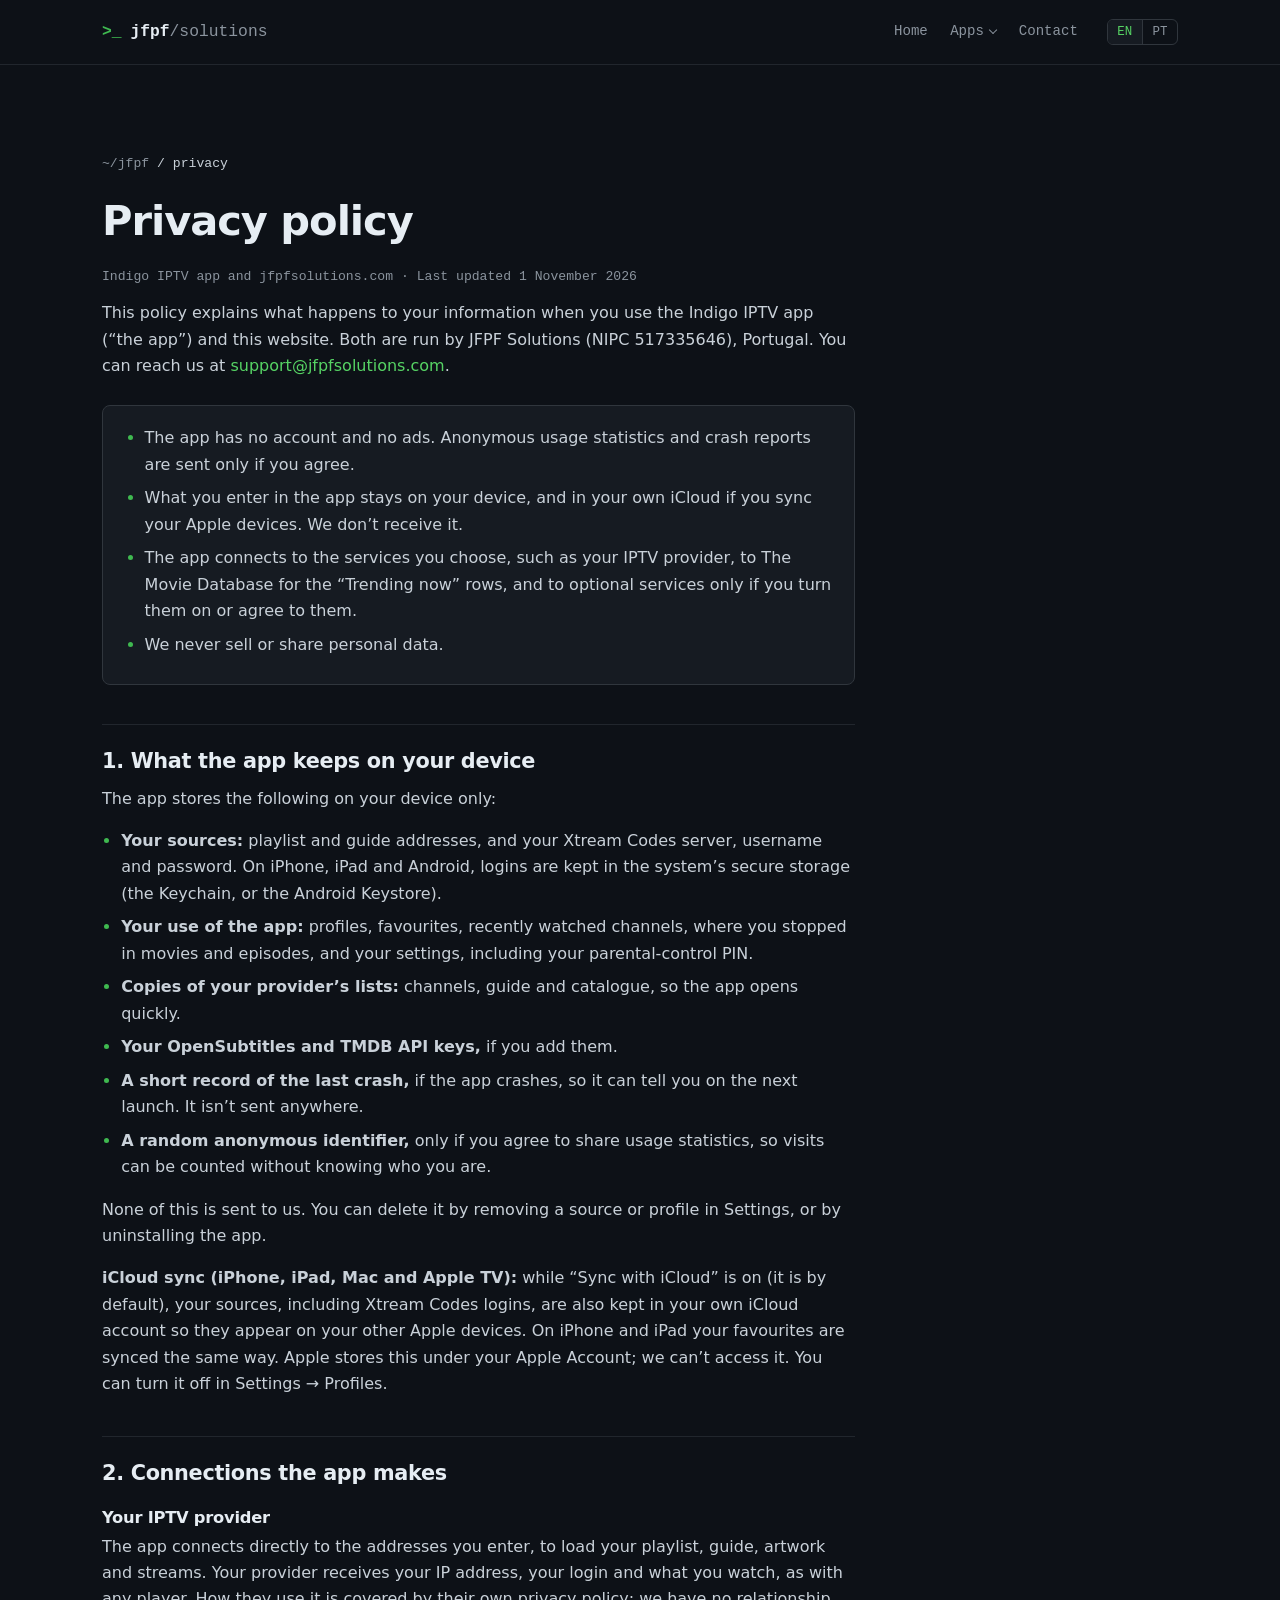
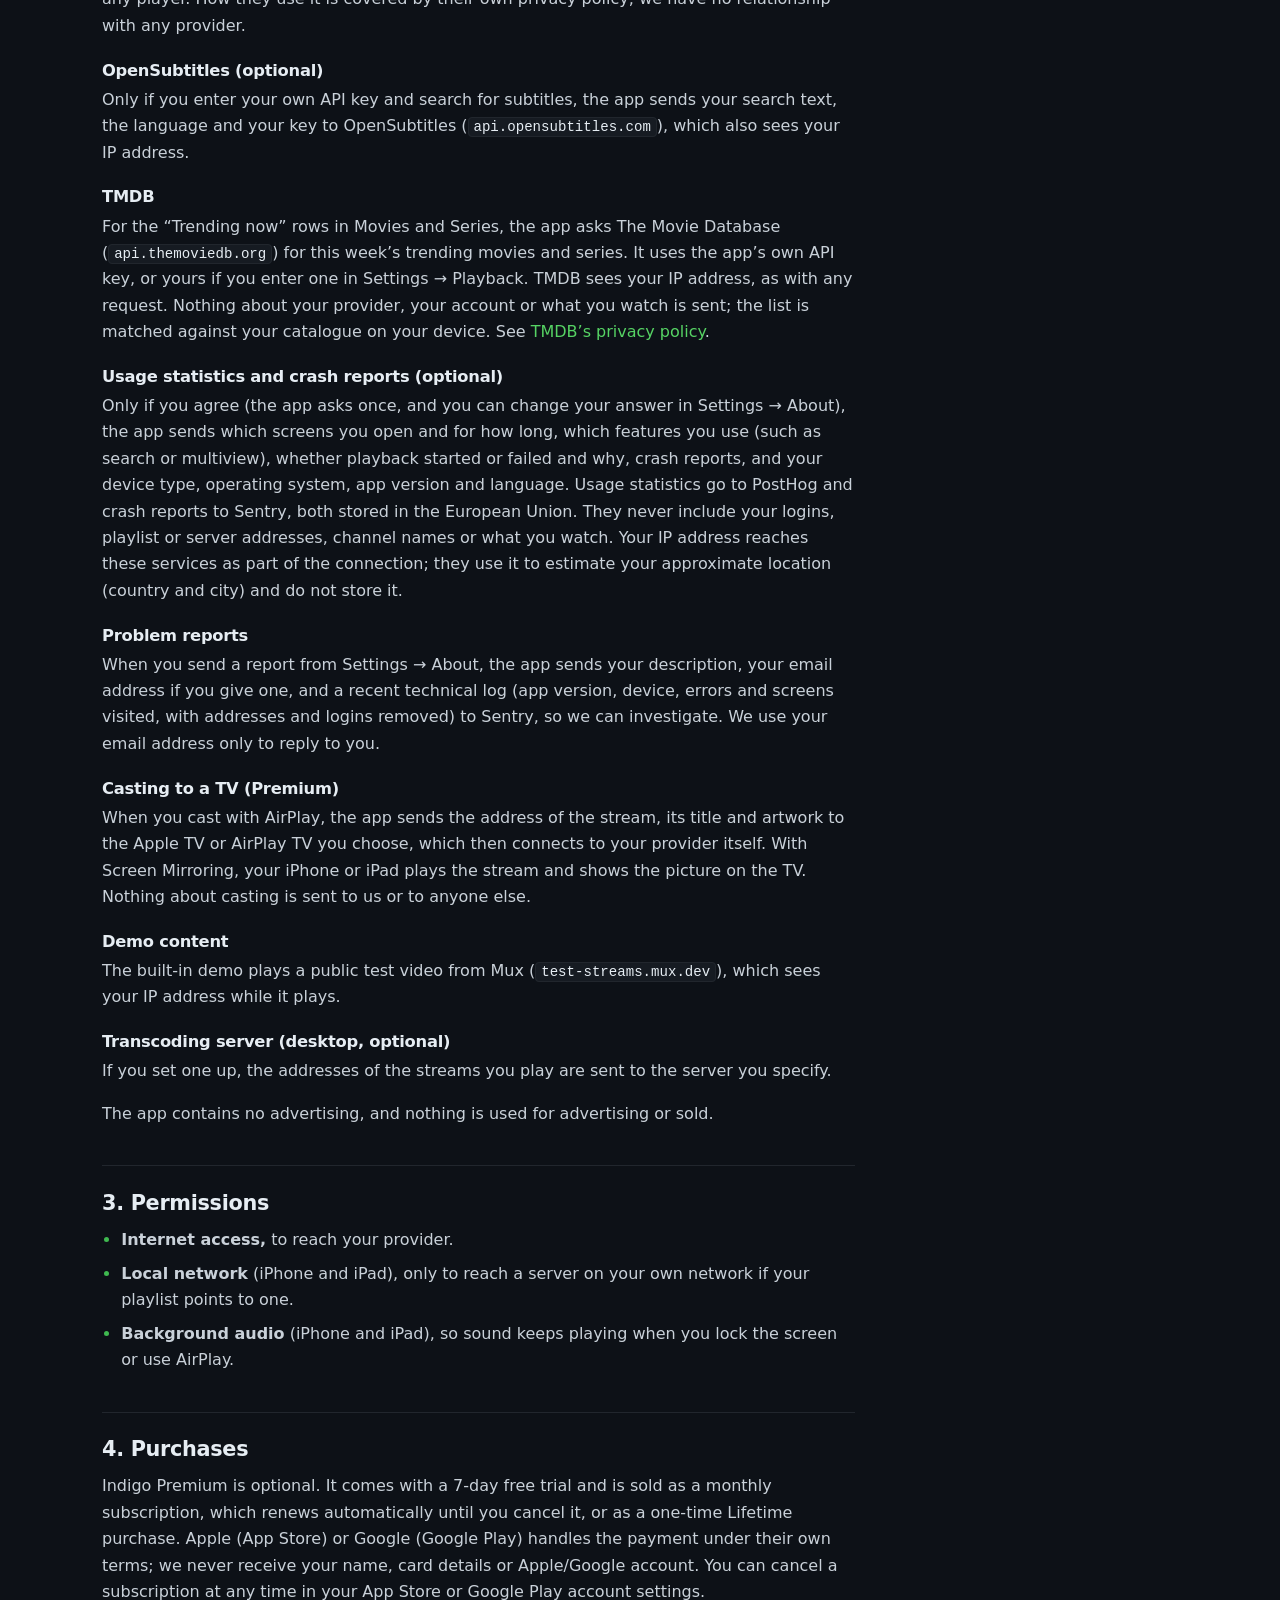
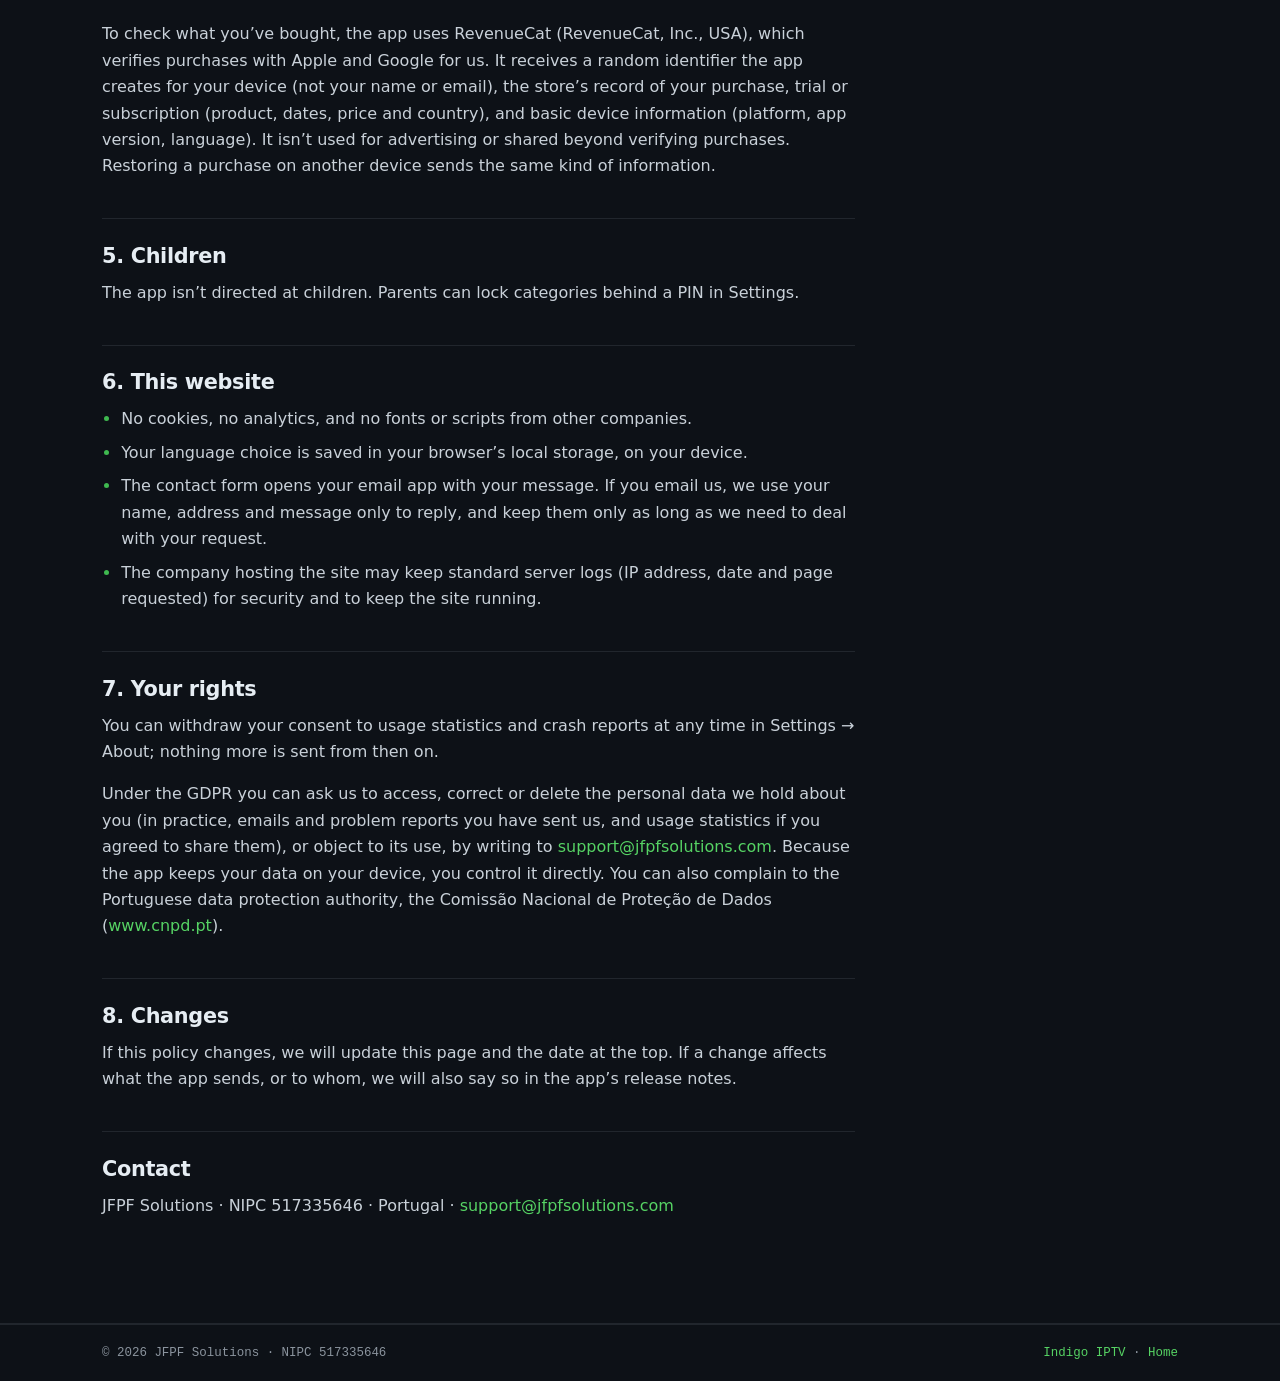
<file: privacy/index.html>
<!doctype html>
<html lang="en"
      data-title-en="Privacy policy — Indigo IPTV and JFPF Solutions"
      data-title-pt="Política de privacidade — Indigo IPTV e JFPF Solutions">
<head>
<meta charset="utf-8">
<meta name="viewport" content="width=device-width, initial-scale=1">
<title>Privacy policy — Indigo IPTV and JFPF Solutions</title>
<meta name="description" content="How the Indigo IPTV app and the JFPF Solutions website handle your information: no account, no ads, no tracking, and your data stays on your device.">
<link rel="icon" href="../assets/favicon.svg">
<link rel="stylesheet" href="../css/styles.css">
</head>
<body>

<header class="site-header" id="top">
  <div class="container header-inner">
    <a href="../" class="brand" aria-label="JFPF Solutions">
      <span class="brand-mark" aria-hidden="true">&gt;_</span>
      <span>jfpf<span class="brand-sub">/solutions</span></span>
    </a>

    <button class="nav-toggle" id="navToggle" aria-label="Menu" aria-expanded="false">
      <span></span><span></span><span></span>
    </button>

    <nav class="main-nav" id="mainNav">
      <ul>
        <li><a href="../" data-en="Home" data-pt="Início">Home</a></li>
        <li class="nav-menu">
          <details>
            <summary data-en="Apps" data-pt="Apps">Apps</summary>
            <ul>
              <li><a href="../indigo-iptv/"><img src="../assets/indigo/icon.svg" alt="" width="36" height="36"><span>Indigo IPTV<small data-en="Player for your IPTV service" data-pt="Leitor para o seu serviço IPTV">Player for your IPTV service</small></span></a></li>
              <li><a href="../luar/"><img src="../assets/luar/icon.webp" alt="" width="36" height="36"><span>Luar<small data-en="A calm clock for Apple TV" data-pt="Um relógio calmo para a Apple TV">A calm clock for Apple TV</small></span></a></li>
              <li><a href="../cuco/"><img src="../assets/cuco/icon.webp" alt="" width="36" height="36"><span>Cuco<small data-en="A visual timer for children" data-pt="Um temporizador visual para crianças">A visual timer for children</small></span></a></li>
              <li><a href="../bingo/"><img src="../assets/bingo/icon.webp" alt="" width="36" height="36"><span>Bingo Caller<small data-en="Bingo, called aloud on your TV" data-pt="Bingo cantado na sua TV">Bingo, called aloud on your TV</small></span></a></li>
              <li class="nav-menu-all"><a href="../#apps" data-en="All apps →" data-pt="Todas as apps →">All apps →</a></li>
            </ul>
          </details>
        </li>
        <li><a href="../#contact" data-en="Contact" data-pt="Contacto">Contact</a></li>
      </ul>
      <div class="nav-actions">
        <div class="lang-toggle" role="group" aria-label="Language">
          <button data-lang="en" class="active">EN</button>
          <button data-lang="pt">PT</button>
        </div>
      </div>
    </nav>
  </div>
</header>

<main>
<section class="section">
  <div class="container">

<!-- ======================= ENGLISH ======================= -->
<article class="prose only-en" lang="en">
  <p class="crumbs"><a href="../">~/jfpf</a> / privacy</p>
  <h1>Privacy policy</h1>
  <p class="meta">Indigo IPTV app and jfpfsolutions.com · Last updated 1 November 2026</p>

  <p>This policy explains what happens to your information when you use the Indigo IPTV app (“the app”) and this website. Both are run by JFPF Solutions (NIPC 517335646), Portugal. You can reach us at <a href="mailto:support@jfpfsolutions.com">support@jfpfsolutions.com</a>.</p>

  <div class="summary-box">
    <ul>
      <li>The app has no account and no ads. Anonymous usage statistics and crash reports are sent only if you agree.</li>
      <li>What you enter in the app stays on your device, and in your own iCloud if you sync your Apple devices. We don’t receive it.</li>
      <li>The app connects to the services you choose, such as your IPTV provider, to The Movie Database for the “Trending now” rows, and to optional services only if you turn them on or agree to them.</li>
      <li>We never sell or share personal data.</li>
    </ul>
  </div>

  <h2>1. What the app keeps on your device</h2>
  <p>The app stores the following on your device only:</p>
  <ul>
    <li><strong>Your sources:</strong> playlist and guide addresses, and your Xtream Codes server, username and password. On iPhone, iPad and Android, logins are kept in the system’s secure storage (the Keychain, or the Android Keystore).</li>
    <li><strong>Your use of the app:</strong> profiles, favourites, recently watched channels, where you stopped in movies and episodes, and your settings, including your parental-control PIN.</li>
    <li><strong>Copies of your provider’s lists:</strong> channels, guide and catalogue, so the app opens quickly.</li>
    <li><strong>Your OpenSubtitles and TMDB API keys,</strong> if you add them.</li>
    <li><strong>A short record of the last crash,</strong> if the app crashes, so it can tell you on the next launch. It isn’t sent anywhere.</li>
    <li><strong>A random anonymous identifier,</strong> only if you agree to share usage statistics, so visits can be counted without knowing who you are.</li>
  </ul>
  <p>None of this is sent to us. You can delete it by removing a source or profile in Settings, or by uninstalling the app.</p>
  <p><strong>iCloud sync (iPhone, iPad, Mac and Apple TV):</strong> while “Sync with iCloud” is on (it is by default), your sources, including Xtream Codes logins, are also kept in your own iCloud account so they appear on your other Apple devices. On iPhone and iPad your favourites are synced the same way. Apple stores this under your Apple Account; we can’t access it. You can turn it off in Settings → Profiles.</p>

  <h2>2. Connections the app makes</h2>
  <h3>Your IPTV provider</h3>
  <p>The app connects directly to the addresses you enter, to load your playlist, guide, artwork and streams. Your provider receives your IP address, your login and what you watch, as with any player. How they use it is covered by their own privacy policy; we have no relationship with any provider.</p>
  <h3>OpenSubtitles (optional)</h3>
  <p>Only if you enter your own API key and search for subtitles, the app sends your search text, the language and your key to OpenSubtitles (<code>api.opensubtitles.com</code>), which also sees your IP address.</p>
  <h3>TMDB</h3>
  <p>For the “Trending now” rows in Movies and Series, the app asks The Movie Database (<code>api.themoviedb.org</code>) for this week’s trending movies and series. It uses the app’s own API key, or yours if you enter one in Settings → Playback. TMDB sees your IP address, as with any request. Nothing about your provider, your account or what you watch is sent; the list is matched against your catalogue on your device. See <a href="https://www.themoviedb.org/privacy-policy">TMDB’s privacy policy</a>.</p>
  <h3>Usage statistics and crash reports (optional)</h3>
  <p>Only if you agree (the app asks once, and you can change your answer in Settings → About), the app sends which screens you open and for how long, which features you use (such as search or multiview), whether playback started or failed and why, crash reports, and your device type, operating system, app version and language. Usage statistics go to PostHog and crash reports to Sentry, both stored in the European Union. They never include your logins, playlist or server addresses, channel names or what you watch. Your IP address reaches these services as part of the connection; they use it to estimate your approximate location (country and city) and do not store it.</p>
  <h3>Problem reports</h3>
  <p>When you send a report from Settings → About, the app sends your description, your email address if you give one, and a recent technical log (app version, device, errors and screens visited, with addresses and logins removed) to Sentry, so we can investigate. We use your email address only to reply to you.</p>
  <h3>Casting to a TV (Premium)</h3>
  <p>When you cast with AirPlay, the app sends the address of the stream, its title and artwork to the Apple TV or AirPlay TV you choose, which then connects to your provider itself. With Screen Mirroring, your iPhone or iPad plays the stream and shows the picture on the TV. Nothing about casting is sent to us or to anyone else.</p>
  <h3>Demo content</h3>
  <p>The built-in demo plays a public test video from Mux (<code>test-streams.mux.dev</code>), which sees your IP address while it plays.</p>
  <h3>Transcoding server (desktop, optional)</h3>
  <p>If you set one up, the addresses of the streams you play are sent to the server you specify.</p>
  <p>The app contains no advertising, and nothing is used for advertising or sold.</p>

  <h2>3. Permissions</h2>
  <ul>
    <li><strong>Internet access,</strong> to reach your provider.</li>
    <li><strong>Local network</strong> (iPhone and iPad), only to reach a server on your own network if your playlist points to one.</li>
    <li><strong>Background audio</strong> (iPhone and iPad), so sound keeps playing when you lock the screen or use AirPlay.</li>
  </ul>

  <h2>4. Purchases</h2>
  <p>Indigo Premium is optional. It comes with a 7-day free trial and is sold as a monthly subscription, which renews automatically until you cancel it, or as a one-time Lifetime purchase. Apple (App Store) or Google (Google Play) handles the payment under their own terms; we never receive your name, card details or Apple/Google account. You can cancel a subscription at any time in your App Store or Google Play account settings.</p>
  <p>To check what you’ve bought, the app uses RevenueCat (RevenueCat, Inc., USA), which verifies purchases with Apple and Google for us. It receives a random identifier the app creates for your device (not your name or email), the store’s record of your purchase, trial or subscription (product, dates, price and country), and basic device information (platform, app version, language). It isn’t used for advertising or shared beyond verifying purchases. Restoring a purchase on another device sends the same kind of information.</p>

  <h2>5. Children</h2>
  <p>The app isn’t directed at children. Parents can lock categories behind a PIN in Settings.</p>

  <h2>6. This website</h2>
  <ul>
    <li>No cookies, no analytics, and no fonts or scripts from other companies.</li>
    <li>Your language choice is saved in your browser’s local storage, on your device.</li>
    <li>The contact form opens your email app with your message. If you email us, we use your name, address and message only to reply, and keep them only as long as we need to deal with your request.</li>
    <li>The company hosting the site may keep standard server logs (IP address, date and page requested) for security and to keep the site running.</li>
  </ul>

  <h2>7. Your rights</h2>
  <p>You can withdraw your consent to usage statistics and crash reports at any time in Settings → About; nothing more is sent from then on.</p>
  <p>Under the GDPR you can ask us to access, correct or delete the personal data we hold about you (in practice, emails and problem reports you have sent us, and usage statistics if you agreed to share them), or object to its use, by writing to <a href="mailto:support@jfpfsolutions.com">support@jfpfsolutions.com</a>. Because the app keeps your data on your device, you control it directly. You can also complain to the Portuguese data protection authority, the Comissão Nacional de Proteção de Dados (<a href="https://www.cnpd.pt" rel="noopener">www.cnpd.pt</a>).</p>

  <h2>8. Changes</h2>
  <p>If this policy changes, we will update this page and the date at the top. If a change affects what the app sends, or to whom, we will also say so in the app’s release notes.</p>

  <h2>Contact</h2>
  <p>JFPF Solutions · NIPC 517335646 · Portugal · <a href="mailto:support@jfpfsolutions.com">support@jfpfsolutions.com</a></p>
</article>

<!-- ======================= PORTUGUÊS ======================= -->
<article class="prose only-pt" lang="pt-PT">
  <p class="crumbs"><a href="../">~/jfpf</a> / privacidade</p>
  <h1>Política de privacidade</h1>
  <p class="meta">App Indigo IPTV e jfpfsolutions.com · Última atualização: 1 de novembro de 2026</p>

  <p>Esta política explica o que acontece à sua informação quando usa a app Indigo IPTV (“a app”) e este website. Ambos são geridos pela JFPF Solutions (NIPC 517335646), Portugal. Pode contactar-nos através de <a href="mailto:support@jfpfsolutions.com">support@jfpfsolutions.com</a>.</p>

  <div class="summary-box">
    <ul>
      <li>A app não tem conta nem publicidade. Estatísticas anónimas de utilização e relatórios de erros só são enviados se concordar.</li>
      <li>O que introduz na app fica no seu dispositivo, e no seu próprio iCloud se sincronizar os seus dispositivos Apple. Nós não o recebemos.</li>
      <li>A app liga-se aos serviços que escolhe, como o seu fornecedor IPTV, ao The Movie Database para as listas “Em destaque”, e a serviços opcionais apenas se os ativar ou aceitar.</li>
      <li>Nunca vendemos nem partilhamos dados pessoais.</li>
    </ul>
  </div>

  <h2>1. O que a app guarda no seu dispositivo</h2>
  <p>A app guarda o seguinte apenas no seu dispositivo:</p>
  <ul>
    <li><strong>As suas fontes:</strong> endereços das listas e do guia, e o servidor, utilizador e palavra-passe Xtream Codes. No iPhone, iPad e Android, os dados de acesso ficam no armazenamento seguro do sistema (o Keychain ou o Android Keystore).</li>
    <li><strong>A sua utilização da app:</strong> perfis, favoritos, canais vistos recentemente, onde parou em filmes e episódios, e as suas definições, incluindo o PIN do controlo parental.</li>
    <li><strong>Cópias das listas do seu fornecedor:</strong> canais, guia e catálogo, para a app abrir depressa.</li>
    <li><strong>As suas chaves da API OpenSubtitles e TMDB,</strong> se as adicionar.</li>
    <li><strong>Um breve registo da última falha,</strong> se a app falhar, para o poder informar no arranque seguinte. Não é enviado para lado nenhum.</li>
    <li><strong>Um identificador anónimo aleatório,</strong> apenas se aceitar partilhar estatísticas de utilização, para contar visitas sem saber quem é.</li>
  </ul>
  <p>Nada disto nos é enviado. Pode apagá-lo removendo uma fonte ou perfil nas Definições, ou desinstalando a app.</p>
  <p><strong>Sincronização com o iCloud (iPhone, iPad, Mac e Apple TV):</strong> enquanto “Sincronizar com o iCloud” estiver ligado (está, por predefinição), as suas fontes, incluindo os dados de acesso Xtream Codes, ficam também guardadas na sua própria conta iCloud, para aparecerem nos seus outros dispositivos Apple. No iPhone e iPad, os favoritos são sincronizados da mesma forma. A Apple guarda estes dados na sua Conta Apple; nós não lhes temos acesso. Pode desligá-la em Definições → Perfis.</p>

  <h2>2. Ligações que a app faz</h2>
  <h3>O seu fornecedor IPTV</h3>
  <p>A app liga-se diretamente aos endereços que introduz, para carregar a lista, o guia, as imagens e os streams. O seu fornecedor recebe o seu endereço IP, os seus dados de acesso e o que vê, como com qualquer leitor. A forma como os usa rege-se pela política de privacidade dele; não temos qualquer relação com fornecedores.</p>
  <h3>OpenSubtitles (opcional)</h3>
  <p>Apenas se introduzir a sua própria chave da API e pesquisar legendas, a app envia o texto da pesquisa, o idioma e a sua chave ao OpenSubtitles (<code>api.opensubtitles.com</code>), que também vê o seu endereço IP.</p>
  <h3>TMDB</h3>
  <p>Para as listas “Em destaque” em Filmes e Séries, a app pede ao The Movie Database (<code>api.themoviedb.org</code>) os filmes e séries em destaque desta semana. Usa a chave da API da própria app, ou a sua, se introduzir uma em Definições → Reprodução. O TMDB vê o seu endereço IP, como em qualquer pedido. Nada sobre o seu fornecedor, a sua conta ou o que vê é enviado; a lista é comparada com o seu catálogo no seu dispositivo. Consulte a <a href="https://www.themoviedb.org/privacy-policy">política de privacidade do TMDB</a>.</p>
  <h3>Estatísticas de utilização e relatórios de erros (opcional)</h3>
  <p>Apenas se concordar (a app pergunta uma vez, e pode mudar a resposta em Definições → Acerca), a app envia os ecrãs que abre e quanto tempo lá fica, as funcionalidades que usa (como a pesquisa ou o multiecrã), se a reprodução começou ou falhou e porquê, relatórios de erros, e o tipo de dispositivo, sistema operativo, versão da app e idioma. As estatísticas de utilização vão para a PostHog e os relatórios de erros para a Sentry, ambos guardados na União Europeia. Nunca incluem os seus dados de acesso, endereços de listas ou servidores, nomes de canais nem o que vê. O seu endereço IP chega a estes serviços como parte da ligação; é usado para estimar a sua localização aproximada (país e cidade) e não é guardado.</p>
  <h3>Relatórios de problemas</h3>
  <p>Quando envia um relatório em Definições → Acerca, a app envia a sua descrição, o seu email se o indicar, e um registo técnico recente (versão da app, dispositivo, erros e ecrãs visitados, sem endereços nem dados de acesso) para a Sentry, para podermos investigar. Usamos o seu email apenas para lhe responder.</p>
  <h3>Transmitir para a TV (Premium)</h3>
  <p>Quando transmite por AirPlay, a app envia o endereço da emissão, o título e a imagem para a Apple TV ou TV com AirPlay que escolher, que depois se liga ao seu fornecedor diretamente. Com a Duplicação do ecrã, é o seu iPhone ou iPad que reproduz a emissão e mostra a imagem na TV. Nada sobre a transmissão é enviado para nós nem para mais ninguém.</p>
  <h3>Conteúdo de demonstração</h3>
  <p>A demonstração incluída reproduz um vídeo de teste público da Mux (<code>test-streams.mux.dev</code>), que vê o seu endereço IP durante a reprodução.</p>
  <h3>Servidor de conversão (computador, opcional)</h3>
  <p>Se configurar um, os endereços dos streams que reproduz são enviados para o servidor que indicar.</p>
  <p>A app não contém publicidade, e nada é usado para publicidade nem vendido.</p>

  <h2>3. Permissões</h2>
  <ul>
    <li><strong>Acesso à Internet,</strong> para chegar ao seu fornecedor.</li>
    <li><strong>Rede local</strong> (iPhone e iPad), apenas para chegar a um servidor na sua própria rede, se a sua lista apontar para um.</li>
    <li><strong>Áudio em segundo plano</strong> (iPhone e iPad), para o som continuar quando bloqueia o ecrã ou usa o AirPlay.</li>
  </ul>

  <h2>4. Compras</h2>
  <p>O Indigo Premium é opcional. Inclui 7 dias de avaliação gratuita e está disponível como assinatura mensal, renovada automaticamente até a cancelar, ou como compra única vitalícia. A Apple (App Store) ou a Google (Google Play) tratam do pagamento segundo os seus próprios termos; nunca recebemos o seu nome, os dados do seu cartão nem a sua conta Apple ou Google. Pode cancelar a assinatura a qualquer momento nas definições da sua conta da App Store ou do Google Play.</p>
  <p>Para verificar o que comprou, a app usa a RevenueCat (RevenueCat, Inc., EUA), que confirma as compras junto da Apple e da Google por nós. A RevenueCat recebe um identificador aleatório que a app cria para o seu dispositivo (não o seu nome nem email), o registo da loja da sua compra, avaliação ou assinatura (produto, datas, preço e país) e informação básica do dispositivo (plataforma, versão da app, idioma). Não é usada para publicidade nem partilhada para além da verificação das compras. Restaurar uma compra noutro dispositivo envia o mesmo tipo de informação.</p>

  <h2>5. Crianças</h2>
  <p>A app não se dirige a crianças. Os pais podem bloquear categorias com um PIN nas Definições.</p>

  <h2>6. Este website</h2>
  <ul>
    <li>Sem cookies, sem análise de utilização e sem tipos de letra ou scripts de outras empresas.</li>
    <li>A sua escolha de idioma é guardada no armazenamento local do seu navegador, no seu dispositivo.</li>
    <li>O formulário de contacto abre a sua aplicação de email com a mensagem. Se nos enviar um email, usamos o seu nome, endereço e mensagem apenas para responder, e guardamo-los só enquanto for necessário para tratar do seu pedido.</li>
    <li>A empresa que aloja o site pode manter registos normais do servidor (endereço IP, data e página pedida) por segurança e para manter o site a funcionar.</li>
  </ul>

  <h2>7. Os seus direitos</h2>
  <p>Pode retirar o consentimento para as estatísticas de utilização e os relatórios de erros a qualquer momento em Definições → Acerca; a partir daí, nada mais é enviado.</p>
  <p>Ao abrigo do RGPD, pode pedir-nos acesso, retificação ou apagamento dos dados pessoais que temos sobre si (na prática, emails e relatórios de problemas que nos enviou, e estatísticas de utilização se aceitou partilhá-las), ou opor-se à sua utilização, escrevendo para <a href="mailto:support@jfpfsolutions.com">support@jfpfsolutions.com</a>. Como a app guarda os seus dados no seu dispositivo, é o próprio que os controla. Pode também apresentar queixa à Comissão Nacional de Proteção de Dados (<a href="https://www.cnpd.pt" rel="noopener">www.cnpd.pt</a>).</p>

  <h2>8. Alterações</h2>
  <p>Se esta política mudar, atualizaremos esta página e a data no topo. Se uma alteração afetar o que a app envia, ou a quem, indicá-lo-emos também nas notas de versão da app.</p>

  <h2>Contacto</h2>
  <p>JFPF Solutions · NIPC 517335646 · Portugal · <a href="mailto:support@jfpfsolutions.com">support@jfpfsolutions.com</a></p>
</article>

  </div>
</section>
</main>

<footer class="site-footer">
  <div class="footer-bottom">
    <div class="container footer-bottom-inner">
      <span>&copy; <span id="year"></span> JFPF Solutions &middot; NIPC 517335646</span>
      <span><a href="../indigo-iptv/">Indigo IPTV</a> &middot; <a href="../" data-en="Home" data-pt="Início">Home</a></span>
    </div>
  </div>
</footer>

<script src="../js/main.js"></script>
</body>
</html>
</file>
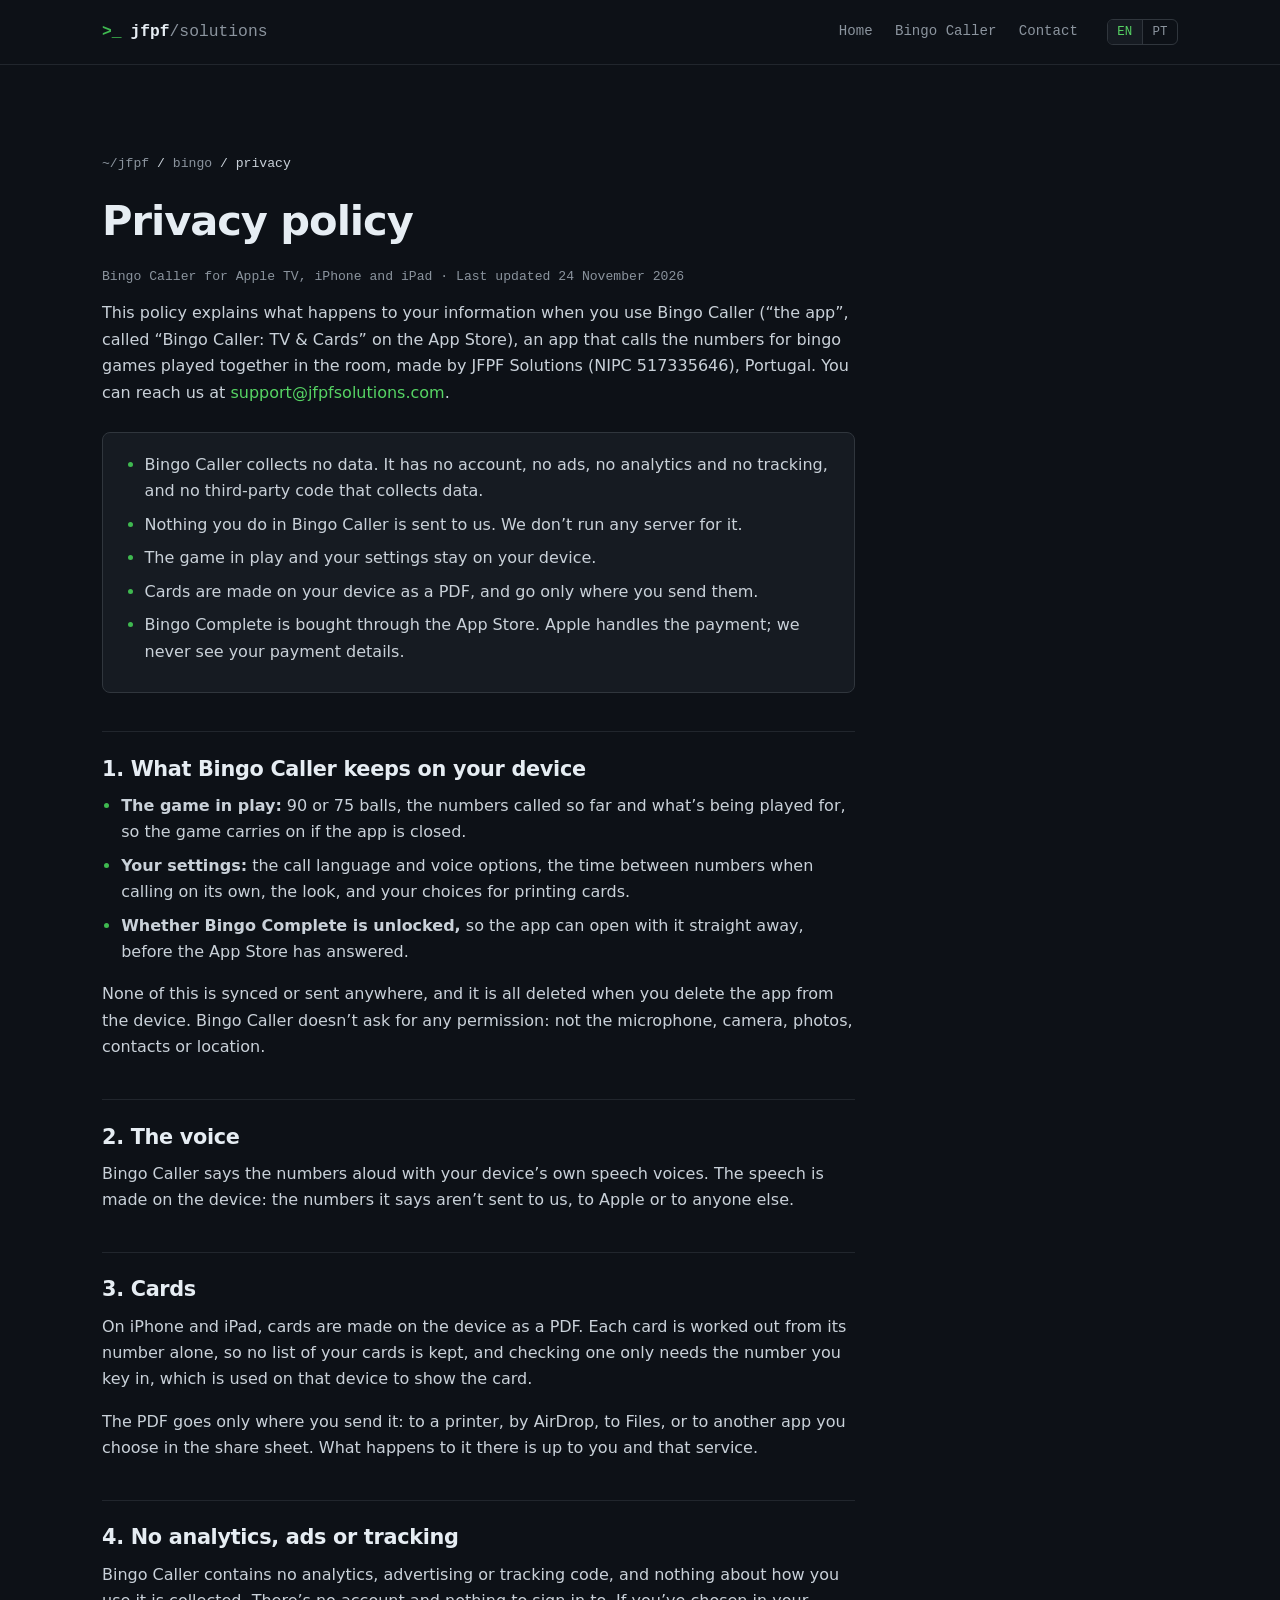
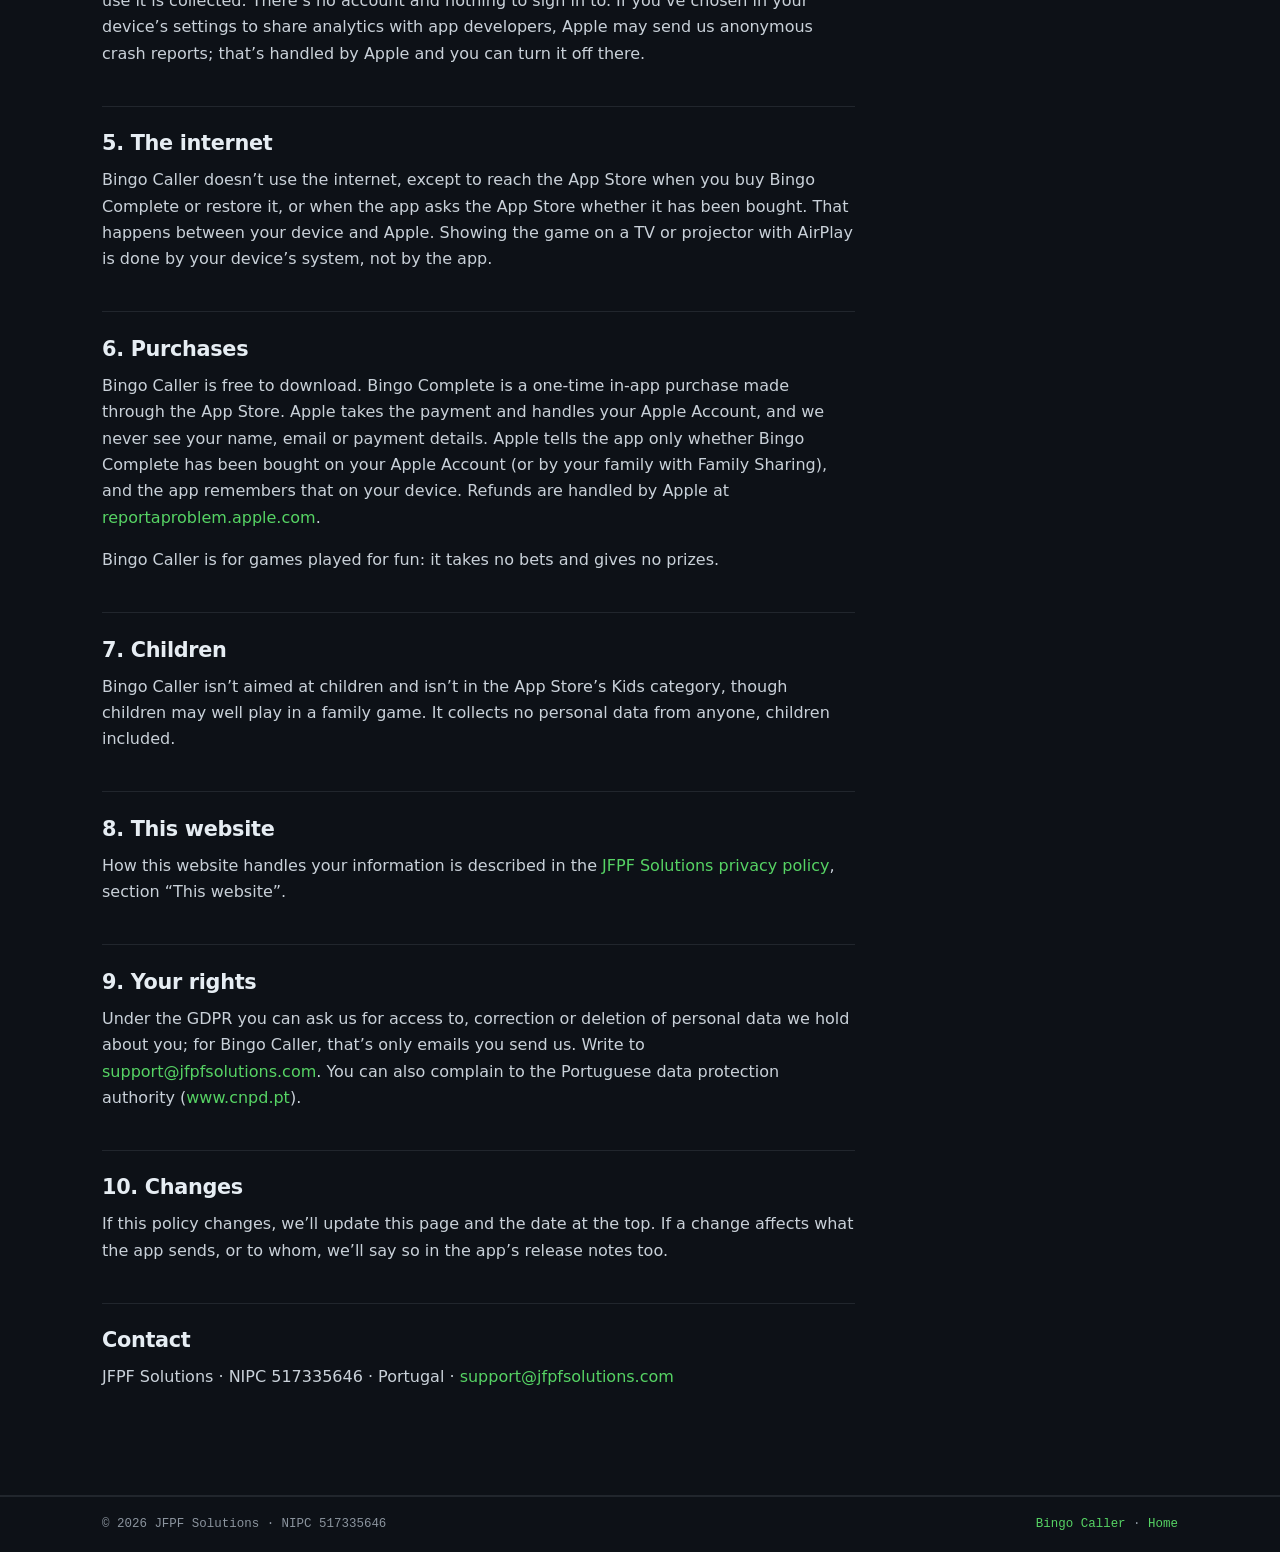
<file: bingo/privacy/index.html>
<!doctype html>
<html lang="en"
      data-title-en="Privacy policy — Bingo Caller"
      data-title-pt="Política de privacidade — Bingo Caller">
<head>
<meta charset="utf-8">
<meta name="viewport" content="width=device-width, initial-scale=1">
<title>Privacy policy — Bingo Caller</title>
<meta name="description" content="How Bingo Caller, the bingo caller for Apple TV, iPhone and iPad, handles your information: no data collected, no account, no ads, no tracking, and nothing is sent to us.">
<link rel="icon" href="../../assets/bingo/favicon.png">
<link rel="stylesheet" href="../../css/styles.css">
</head>
<body>

<header class="site-header" id="top">
  <div class="container header-inner">
    <a href="../../" class="brand" aria-label="JFPF Solutions">
      <span class="brand-mark" aria-hidden="true">&gt;_</span>
      <span>jfpf<span class="brand-sub">/solutions</span></span>
    </a>

    <button class="nav-toggle" id="navToggle" aria-label="Menu" aria-expanded="false">
      <span></span><span></span><span></span>
    </button>

    <nav class="main-nav" id="mainNav">
      <ul>
        <li><a href="../../" data-en="Home" data-pt="Início">Home</a></li>
        <li><a href="../">Bingo Caller</a></li>
        <li><a href="mailto:support@jfpfsolutions.com?subject=Bingo%20Caller" data-en="Contact" data-pt="Contacto">Contact</a></li>
      </ul>
      <div class="nav-actions">
        <div class="lang-toggle" role="group" aria-label="Language">
          <button data-lang="en" class="active">EN</button>
          <button data-lang="pt">PT</button>
        </div>
      </div>
    </nav>
  </div>
</header>

<main>
<section class="section">
  <div class="container">

<!-- ======================= ENGLISH ======================= -->
<article class="prose only-en" lang="en">
  <p class="crumbs"><a href="../../">~/jfpf</a> / <a href="../">bingo</a> / privacy</p>
  <h1>Privacy policy</h1>
  <p class="meta">Bingo Caller for Apple TV, iPhone and iPad · Last updated 24 November 2026</p>

  <p>This policy explains what happens to your information when you use Bingo Caller (“the app”, called “Bingo Caller: TV &amp; Cards” on the App Store), an app that calls the numbers for bingo games played together in the room, made by JFPF Solutions (NIPC 517335646), Portugal. You can reach us at <a href="mailto:support@jfpfsolutions.com">support@jfpfsolutions.com</a>.</p>

  <div class="summary-box">
    <ul>
      <li>Bingo Caller collects no data. It has no account, no ads, no analytics and no tracking, and no third-party code that collects data.</li>
      <li>Nothing you do in Bingo Caller is sent to us. We don’t run any server for it.</li>
      <li>The game in play and your settings stay on your device.</li>
      <li>Cards are made on your device as a PDF, and go only where you send them.</li>
      <li>Bingo Complete is bought through the App Store. Apple handles the payment; we never see your payment details.</li>
    </ul>
  </div>

  <h2>1. What Bingo Caller keeps on your device</h2>
  <ul>
    <li><strong>The game in play:</strong> 90 or 75 balls, the numbers called so far and what’s being played for, so the game carries on if the app is closed.</li>
    <li><strong>Your settings:</strong> the call language and voice options, the time between numbers when calling on its own, the look, and your choices for printing cards.</li>
    <li><strong>Whether Bingo Complete is unlocked,</strong> so the app can open with it straight away, before the App Store has answered.</li>
  </ul>
  <p>None of this is synced or sent anywhere, and it is all deleted when you delete the app from the device. Bingo Caller doesn’t ask for any permission: not the microphone, camera, photos, contacts or location.</p>

  <h2>2. The voice</h2>
  <p>Bingo Caller says the numbers aloud with your device’s own speech voices. The speech is made on the device: the numbers it says aren’t sent to us, to Apple or to anyone else.</p>

  <h2>3. Cards</h2>
  <p>On iPhone and iPad, cards are made on the device as a PDF. Each card is worked out from its number alone, so no list of your cards is kept, and checking one only needs the number you key in, which is used on that device to show the card.</p>
  <p>The PDF goes only where you send it: to a printer, by AirDrop, to Files, or to another app you choose in the share sheet. What happens to it there is up to you and that service.</p>

  <h2>4. No analytics, ads or tracking</h2>
  <p>Bingo Caller contains no analytics, advertising or tracking code, and nothing about how you use it is collected. There’s no account and nothing to sign in to. If you’ve chosen in your device’s settings to share analytics with app developers, Apple may send us anonymous crash reports; that’s handled by Apple and you can turn it off there.</p>

  <h2>5. The internet</h2>
  <p>Bingo Caller doesn’t use the internet, except to reach the App Store when you buy Bingo Complete or restore it, or when the app asks the App Store whether it has been bought. That happens between your device and Apple. Showing the game on a TV or projector with AirPlay is done by your device’s system, not by the app.</p>

  <h2>6. Purchases</h2>
  <p>Bingo Caller is free to download. Bingo Complete is a one-time in-app purchase made through the App Store. Apple takes the payment and handles your Apple Account, and we never see your name, email or payment details. Apple tells the app only whether Bingo Complete has been bought on your Apple Account (or by your family with Family Sharing), and the app remembers that on your device. Refunds are handled by Apple at <a href="https://reportaproblem.apple.com" rel="noopener">reportaproblem.apple.com</a>.</p>
  <p>Bingo Caller is for games played for fun: it takes no bets and gives no prizes.</p>

  <h2>7. Children</h2>
  <p>Bingo Caller isn’t aimed at children and isn’t in the App Store’s Kids category, though children may well play in a family game. It collects no personal data from anyone, children included.</p>

  <h2>8. This website</h2>
  <p>How this website handles your information is described in the <a href="../../privacy/">JFPF Solutions privacy policy</a>, section “This website”.</p>

  <h2>9. Your rights</h2>
  <p>Under the GDPR you can ask us for access to, correction or deletion of personal data we hold about you; for Bingo Caller, that’s only emails you send us. Write to <a href="mailto:support@jfpfsolutions.com">support@jfpfsolutions.com</a>. You can also complain to the Portuguese data protection authority (<a href="https://www.cnpd.pt" rel="noopener">www.cnpd.pt</a>).</p>

  <h2>10. Changes</h2>
  <p>If this policy changes, we’ll update this page and the date at the top. If a change affects what the app sends, or to whom, we’ll say so in the app’s release notes too.</p>

  <h2>Contact</h2>
  <p>JFPF Solutions · NIPC 517335646 · Portugal · <a href="mailto:support@jfpfsolutions.com">support@jfpfsolutions.com</a></p>
</article>

<!-- ======================= PORTUGUÊS ======================= -->
<article class="prose only-pt" lang="pt">
  <p class="crumbs"><a href="../../">~/jfpf</a> / <a href="../">bingo</a> / privacidade</p>
  <h1>Política de privacidade</h1>
  <p class="meta">Bingo Caller para Apple TV, iPhone e iPad · Última atualização: 24 de novembro de 2026</p>

  <p>Esta política explica o que acontece às suas informações quando usa o Bingo Caller (“a app”, que na App Store se chama “Bingo e Loto: TV e Cartões”), uma app que canta os números de jogos de bingo jogados em conjunto na sala, feita pela JFPF Solutions (NIPC 517335646), Portugal. Pode contactar-nos através de <a href="mailto:support@jfpfsolutions.com">support@jfpfsolutions.com</a>.</p>

  <div class="summary-box">
    <ul>
      <li>O Bingo Caller não recolhe dados. Não tem conta, anúncios, estatísticas de utilização nem rastreamento, nem código de terceiros que recolha dados.</li>
      <li>Nada do que faz no Bingo Caller nos é enviado. Não temos nenhum servidor para a app.</li>
      <li>O jogo em curso e as suas definições ficam no seu dispositivo.</li>
      <li>Os cartões são feitos no seu dispositivo, em PDF, e só vão para onde os enviar.</li>
      <li>O Bingo Completo é comprado através da App Store. A Apple trata do pagamento; nunca vemos os seus dados de pagamento.</li>
    </ul>
  </div>

  <h2>1. O que o Bingo Caller guarda no seu dispositivo</h2>
  <ul>
    <li><strong>O jogo em curso:</strong> 90 ou 75 bolas, os números que já saíram e o que se está a jogar, para o jogo continuar se a app for fechada.</li>
    <li><strong>As suas definições:</strong> o idioma e as opções da voz, o tempo entre números quando canta sozinho, o tema e as suas escolhas para imprimir cartões.</li>
    <li><strong>Se o Bingo Completo está desbloqueado,</strong> para a app abrir logo com ele, antes de a App Store responder.</li>
  </ul>
  <p>Nada disto é sincronizado ou enviado para lado nenhum, e tudo é apagado quando apaga a app do dispositivo. O Bingo Caller não pede nenhuma autorização: nem o microfone, nem a câmara, as fotos, os contactos ou a localização.</p>

  <h2>2. A voz</h2>
  <p>O Bingo Caller diz os números em voz alta com as vozes do próprio dispositivo. A fala é criada no dispositivo: os números que diz não são enviados para nós, para a Apple nem para mais ninguém.</p>

  <h2>3. Cartões</h2>
  <p>No iPhone e no iPad, os cartões são feitos no dispositivo, em PDF. Cada cartão é calculado só a partir do seu número, por isso não é guardada nenhuma lista dos seus cartões, e verificar um cartão só precisa do número que introduz, que é usado nesse dispositivo para mostrar o cartão.</p>
  <p>O PDF só vai para onde o enviar: para uma impressora, por AirDrop, para a app Ficheiros ou para outra app que escolha na folha de partilha. O que lhe acontece aí depende de si e desse serviço.</p>

  <h2>4. Sem estatísticas, anúncios ou rastreamento</h2>
  <p>O Bingo Caller não contém código de estatísticas, publicidade ou rastreamento, e nada sobre a forma como o usa é recolhido. Não há conta nem nada em que iniciar sessão. Se tiver escolhido nas definições do dispositivo partilhar análises com os programadores de apps, a Apple pode enviar-nos relatórios de falhas anónimos; isso é gerido pela Apple e pode desativá-lo lá.</p>

  <h2>5. A internet</h2>
  <p>O Bingo Caller não usa a internet, exceto para contactar a App Store quando compra ou restaura o Bingo Completo, ou quando a app pergunta à App Store se ele foi comprado. Isso acontece entre o seu dispositivo e a Apple. Mostrar o jogo numa TV ou num projetor com AirPlay é feito pelo sistema do dispositivo, não pela app.</p>

  <h2>6. Compras</h2>
  <p>O Bingo Caller é gratuito. O Bingo Completo é uma compra única na app, feita através da App Store. A Apple recebe o pagamento e trata da sua conta Apple, e nós nunca vemos o seu nome, email ou dados de pagamento. A Apple indica à app apenas se o Bingo Completo foi comprado na sua conta Apple (ou pela sua família, com a Partilha com a família), e a app guarda essa informação no dispositivo. Os reembolsos são tratados pela Apple em <a href="https://reportaproblem.apple.com" rel="noopener">reportaproblem.apple.com</a>.</p>
  <p>O Bingo Caller é para jogos só por diversão: não aceita apostas nem dá prémios.</p>

  <h2>7. Crianças</h2>
  <p>O Bingo Caller não se destina a crianças e não está na categoria Crianças da App Store, embora as crianças possam jogar num jogo em família. Não recolhe dados pessoais de ninguém, incluindo crianças.</p>

  <h2>8. Este website</h2>
  <p>A forma como este website trata as suas informações está descrita na <a href="../../privacy/">política de privacidade da JFPF Solutions</a>, secção “Este website”.</p>

  <h2>9. Os seus direitos</h2>
  <p>Ao abrigo do RGPD, pode pedir-nos acesso, retificação ou apagamento dos dados pessoais que temos sobre si; no caso do Bingo Caller, são apenas os emails que nos enviar. Escreva para <a href="mailto:support@jfpfsolutions.com">support@jfpfsolutions.com</a>. Pode também apresentar queixa à Comissão Nacional de Proteção de Dados (<a href="https://www.cnpd.pt" rel="noopener">www.cnpd.pt</a>).</p>

  <h2>10. Alterações</h2>
  <p>Se esta política mudar, atualizaremos esta página e a data no topo. Se uma alteração afetar o que a app envia, ou a quem, indicá-lo-emos também nas notas de versão da app.</p>

  <h2>Contacto</h2>
  <p>JFPF Solutions · NIPC 517335646 · Portugal · <a href="mailto:support@jfpfsolutions.com">support@jfpfsolutions.com</a></p>
</article>

  </div>
</section>
</main>

<footer class="site-footer">
  <div class="footer-bottom">
    <div class="container footer-bottom-inner">
      <span>&copy; <span id="year"></span> JFPF Solutions &middot; NIPC 517335646</span>
      <span><a href="../">Bingo Caller</a> &middot; <a href="../../" data-en="Home" data-pt="Início">Home</a></span>
    </div>
  </div>
</footer>

<script src="../../js/main.js"></script>
</body>
</html>
</file>
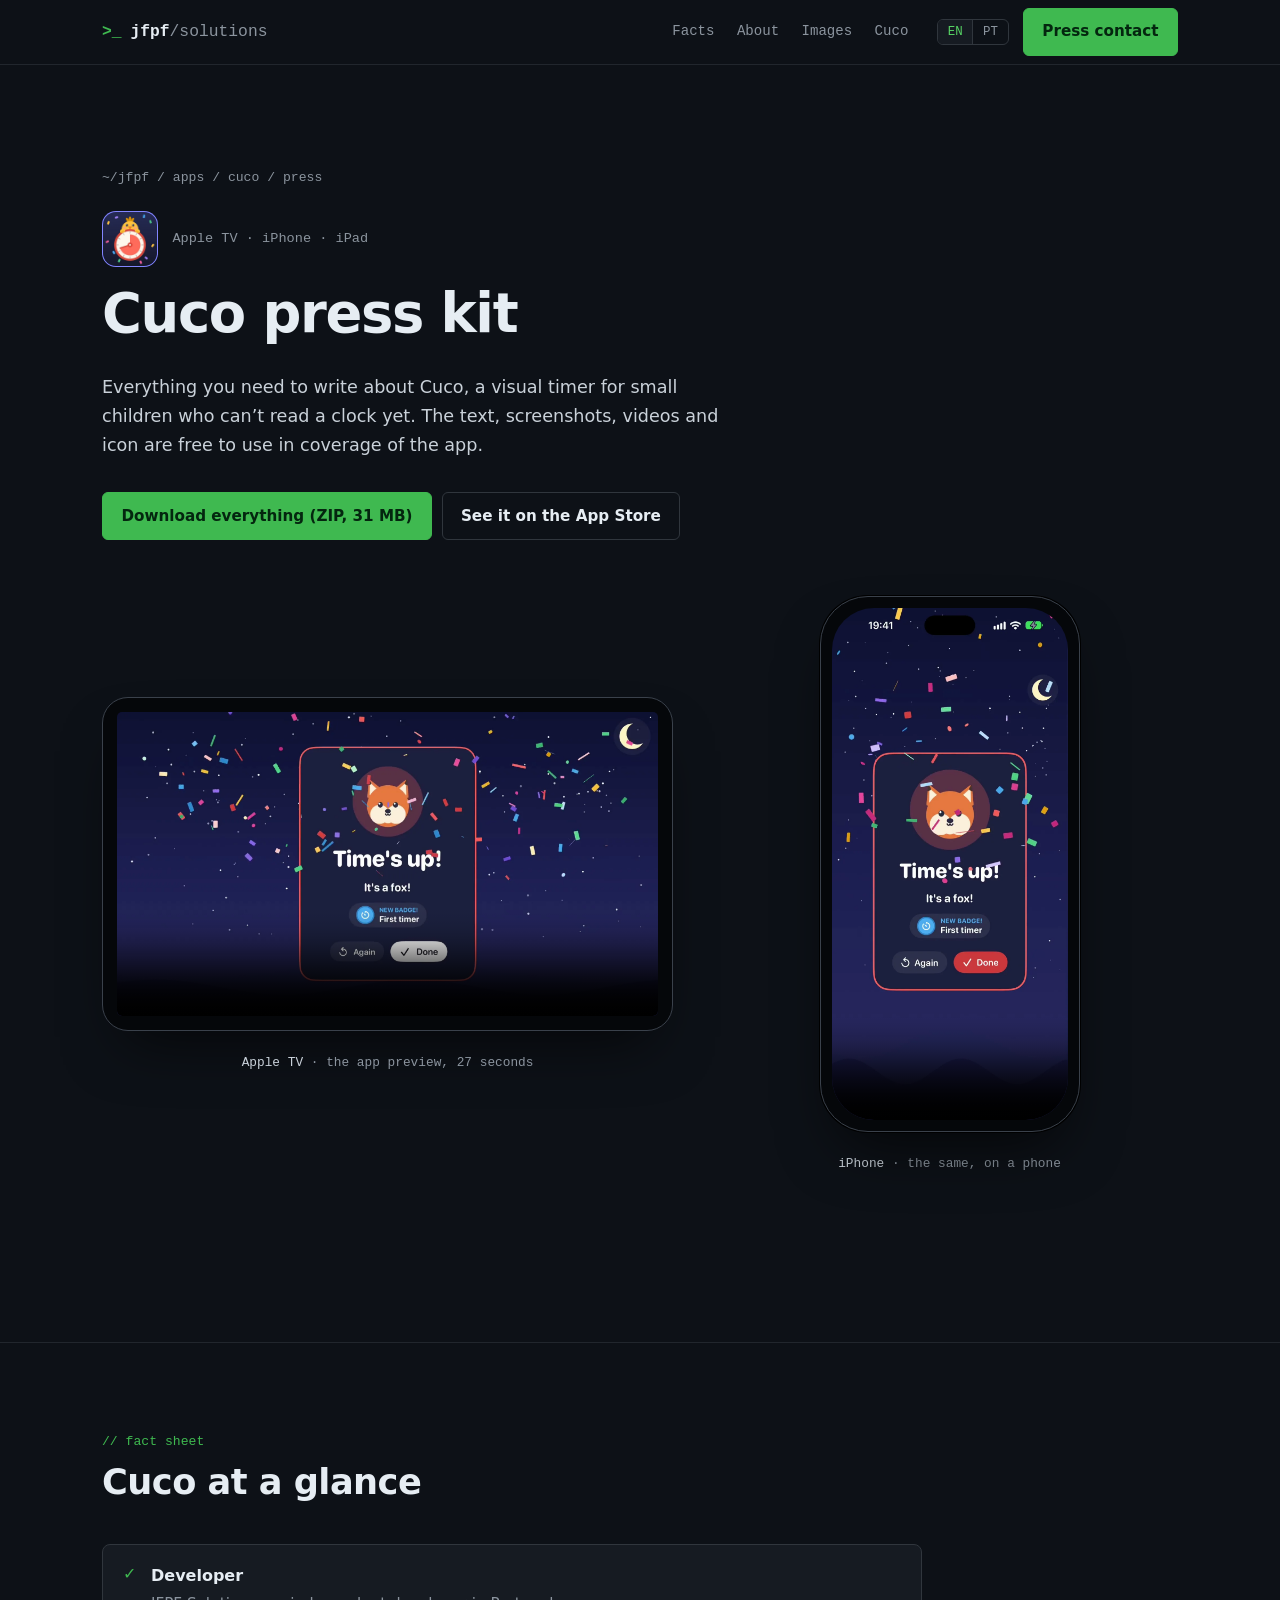
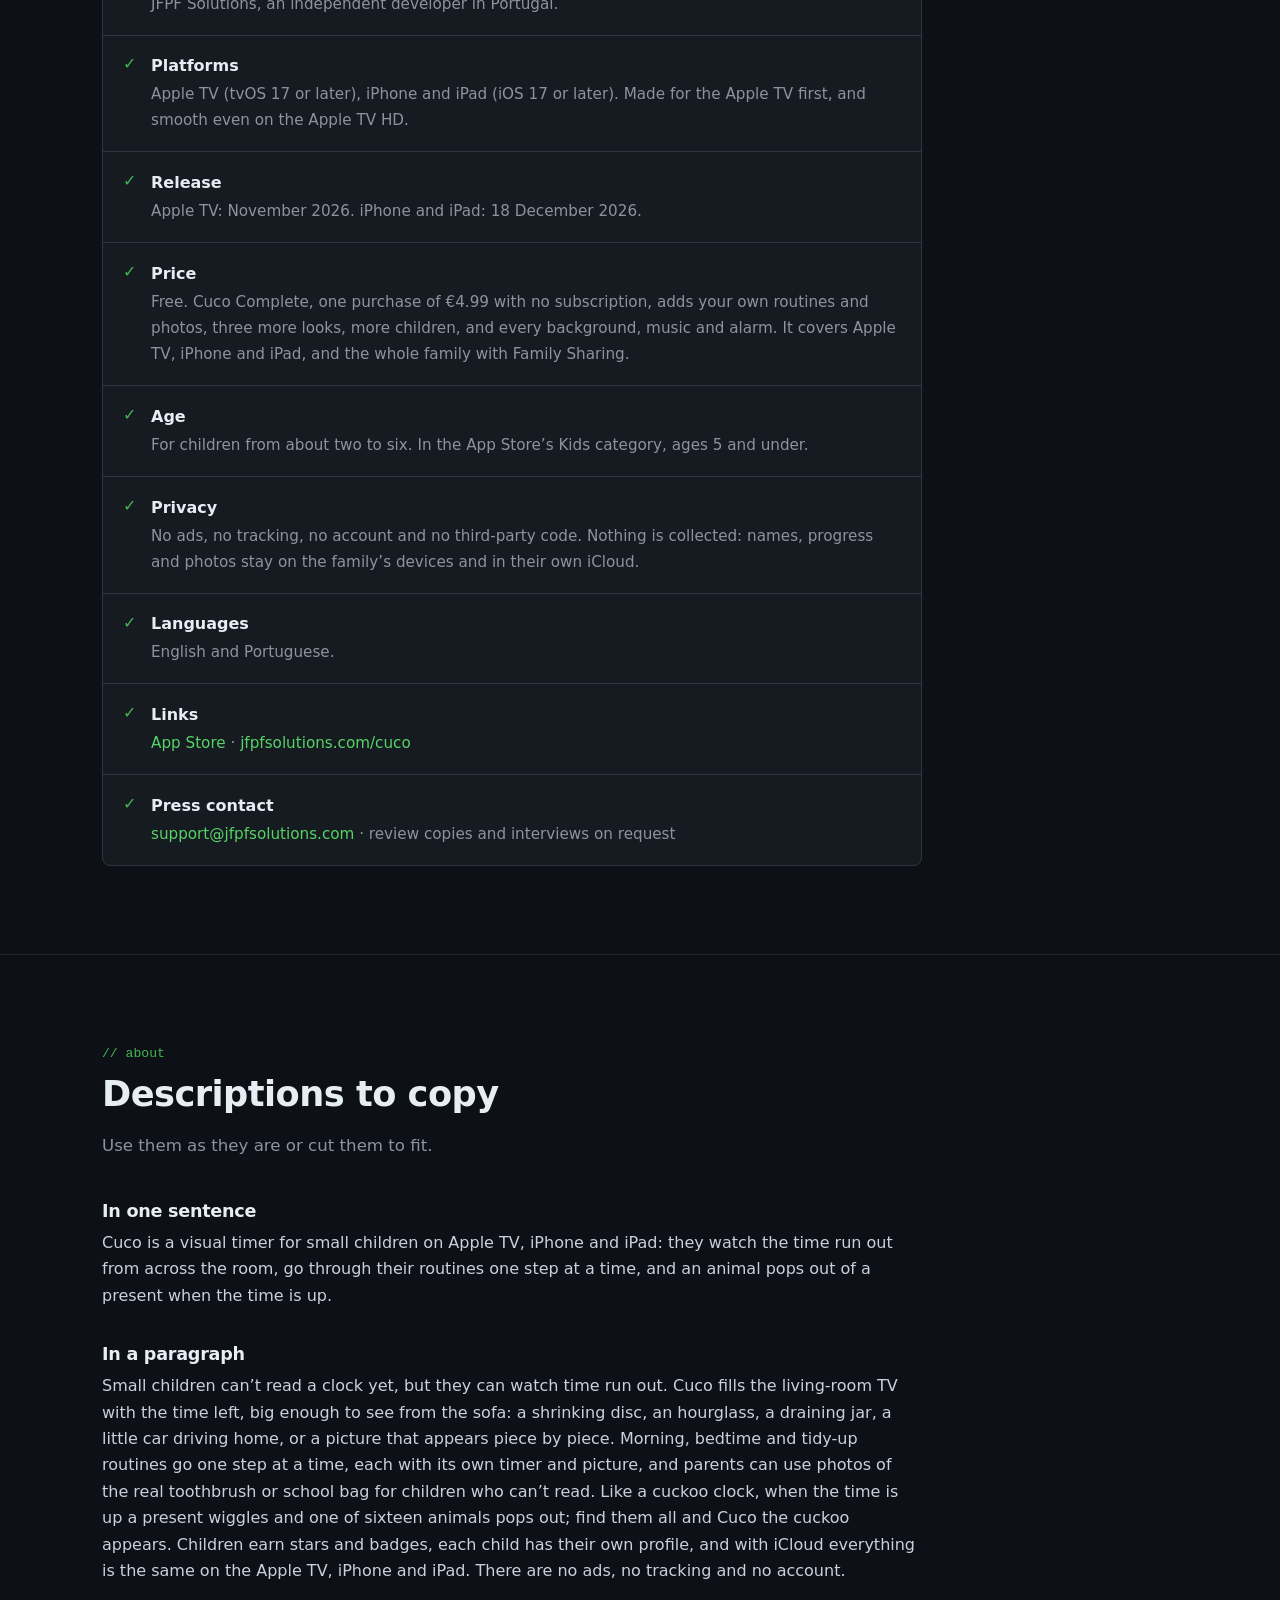
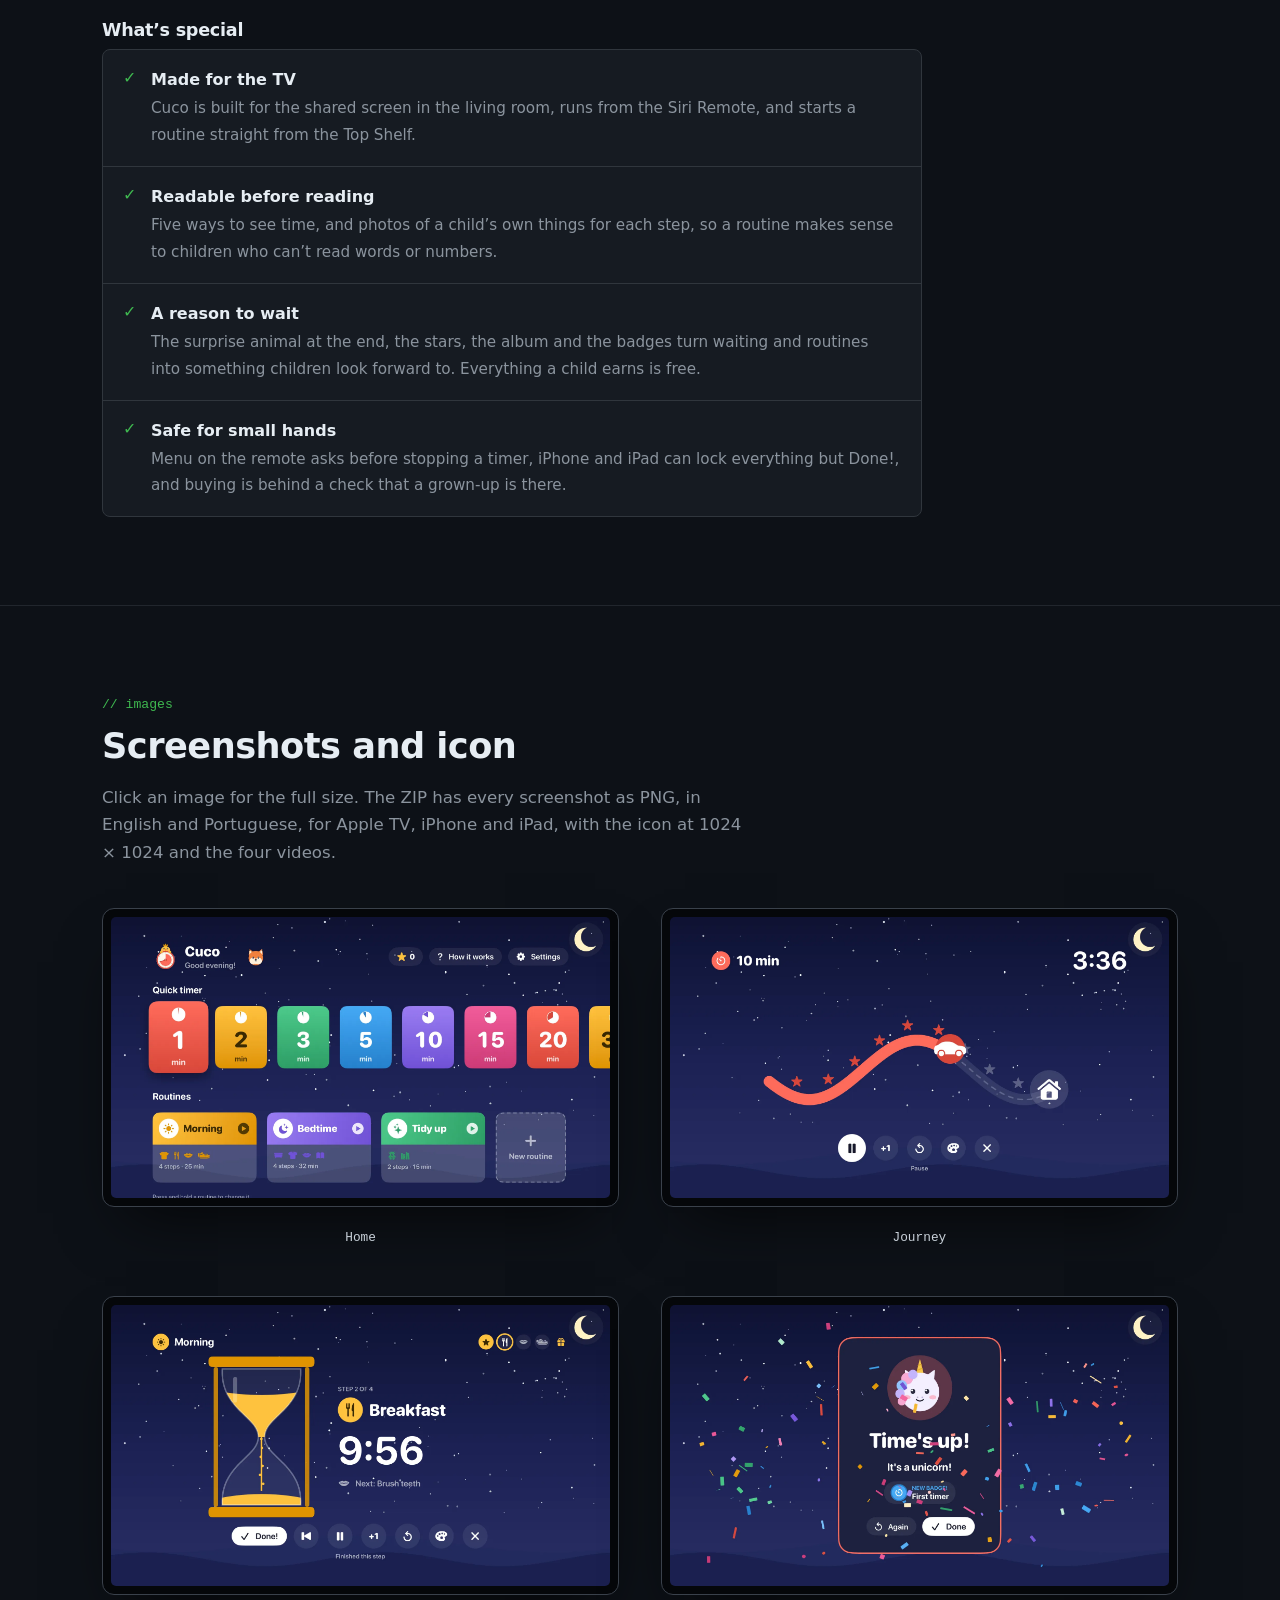
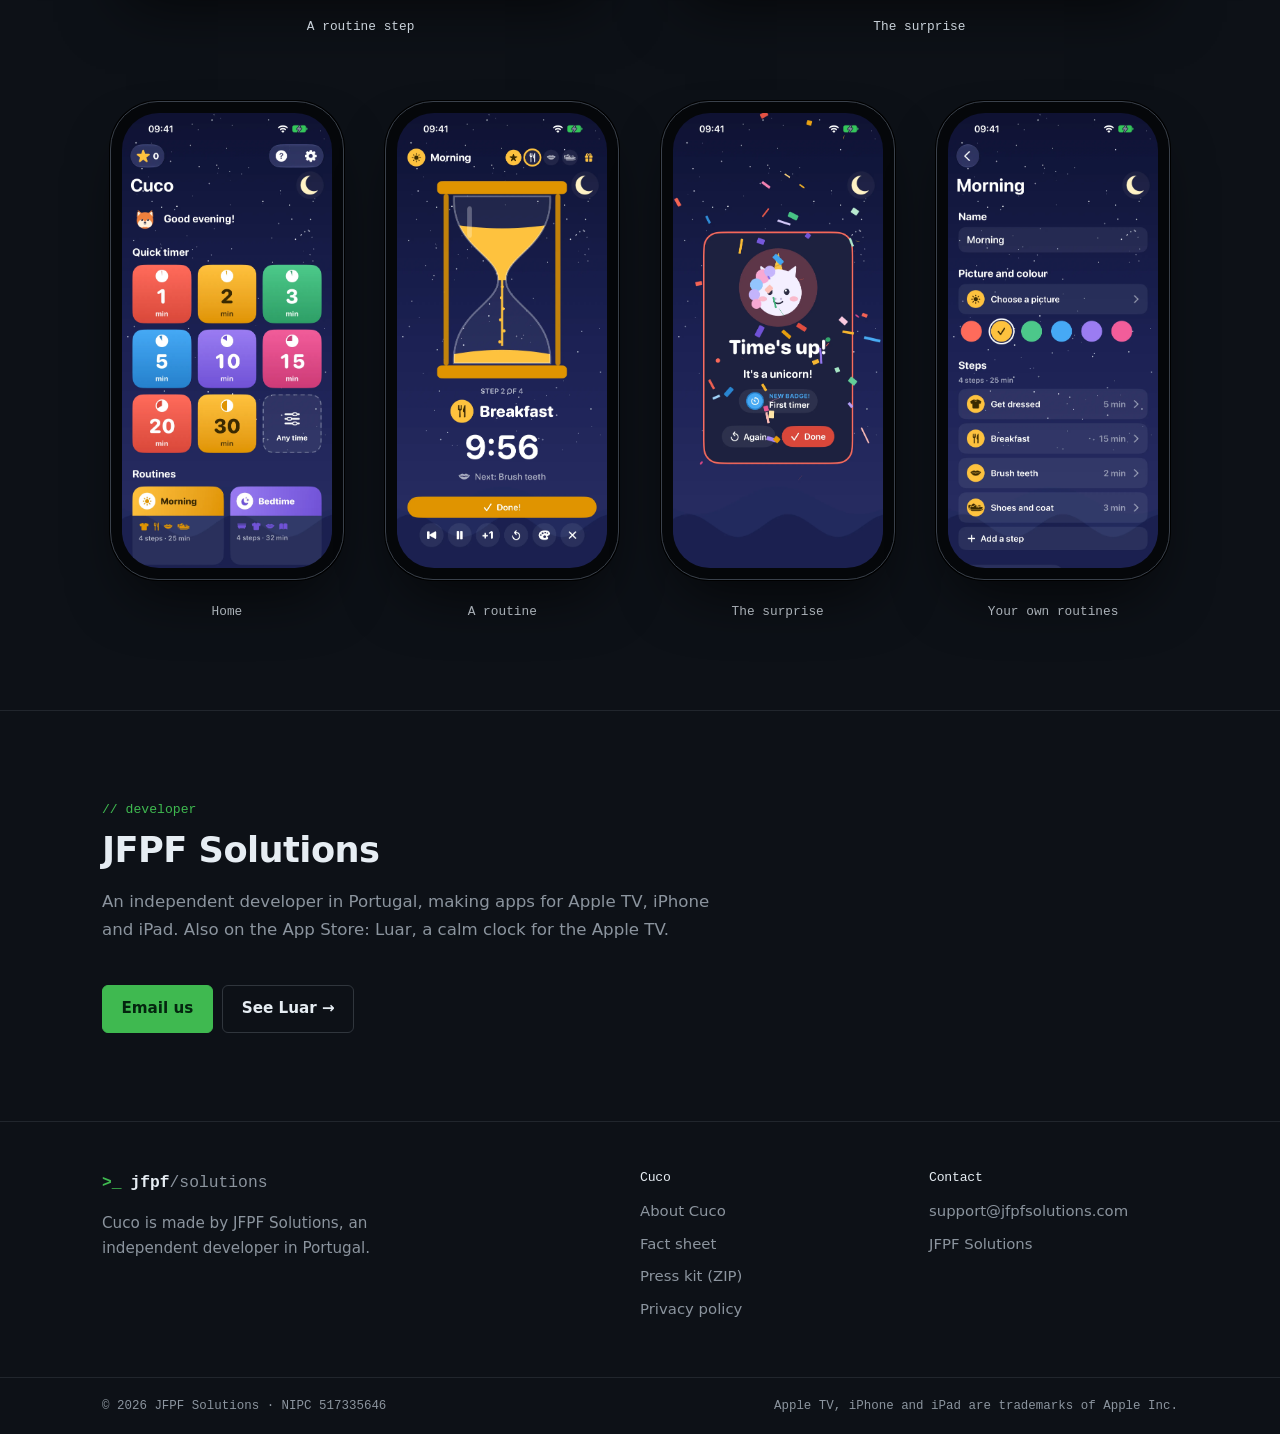
<file: cuco/press/index.html>
<!doctype html>
<html lang="en"
      data-title-en="Cuco press kit — a visual timer for children, on Apple TV, iPhone and iPad"
      data-title-pt="Kit de imprensa do Cuco — um temporizador visual para crianças, na Apple TV, iPhone e iPad">
<head>
<meta charset="utf-8">
<meta name="viewport" content="width=device-width, initial-scale=1">
<title>Cuco press kit — a visual timer for children, on Apple TV, iPhone and iPad</title>
<meta name="description" content="Press kit for Cuco, a visual timer and routines app for small children on Apple TV, iPhone and iPad: fact sheet, descriptions, app preview videos, screenshots and icon.">
<link rel="icon" href="../../assets/cuco/favicon.png">
<link rel="stylesheet" href="../../css/styles.css">
</head>
<body>

<header class="site-header" id="top">
  <div class="container header-inner">
    <a href="../../" class="brand" aria-label="JFPF Solutions">
      <span class="brand-mark" aria-hidden="true">&gt;_</span>
      <span>jfpf<span class="brand-sub">/solutions</span></span>
    </a>

    <button class="nav-toggle" id="navToggle" aria-label="Menu" aria-expanded="false">
      <span></span><span></span><span></span>
    </button>

    <nav class="main-nav" id="mainNav">
      <ul>
        <li><a href="#facts" data-en="Facts" data-pt="Ficha">Facts</a></li>
        <li><a href="#about" data-en="About" data-pt="Sobre">About</a></li>
        <li><a href="#images" data-en="Images" data-pt="Imagens">Images</a></li>
        <li><a href="../" data-en="Cuco" data-pt="Cuco">Cuco</a></li>
      </ul>
      <div class="nav-actions">
        <div class="lang-toggle" role="group" aria-label="Language">
          <button data-lang="en" class="active">EN</button>
          <button data-lang="pt">PT</button>
        </div>
        <a href="mailto:support@jfpfsolutions.com?subject=Cuco%20press" class="btn btn-primary" data-en="Press contact" data-pt="Contacto de imprensa">Press contact</a>
      </div>
    </nav>
  </div>
</header>

<main>

<!-- ===== HERO ===== -->
<section class="hero">
  <div class="container">
    <p class="crumbs"><a href="../../">~/jfpf</a> / <a href="../../#apps">apps</a> / <a href="../">cuco</a> / press</p>
    <div class="app-name">
      <img class="app-icon" src="../../assets/cuco/icon.webp" alt="" width="56" height="56">
      <span>Apple TV · iPhone · iPad</span>
    </div>
    <h1 data-en="Cuco press kit" data-pt="Kit de imprensa do Cuco">Cuco press kit</h1>
    <p class="hero-lead"
       data-en="Everything you need to write about Cuco, a visual timer for small children who can’t read a clock yet. The text, screenshots, videos and icon are free to use in coverage of the app."
       data-pt="Tudo o que precisa para escrever sobre o Cuco, um temporizador visual para crianças pequenas que ainda não sabem ler as horas. Os textos, imagens, vídeos e o ícone podem ser usados livremente em artigos sobre a app.">
      Everything you need to write about Cuco, a visual timer for small children who can’t read a clock yet. The text, screenshots, videos and icon are free to use in coverage of the app.</p>
    <div class="product-actions">
      <a href="../../assets/cuco/press/cuco-press-kit.zip" class="btn btn-primary" download
         data-en="Download everything (ZIP, 31 MB)" data-pt="Descarregar tudo (ZIP, 31 MB)">Download everything (ZIP, 31 MB)</a>
      <a href="https://apps.apple.com/app/apple-store/id6834225652?pt=129713892&amp;ct=press-page&amp;mt=8" class="btn btn-outline" rel="noopener"
         data-en="See it on the App Store" data-pt="Ver na App Store">See it on the App Store</a>
    </div>

    <div class="wide-shots" style="margin-top:3.5rem">
      <figure class="shot">
        <div class="tablet">
          <video class="only-en" src="../../assets/cuco/press/cuco-tv-en.mp4" poster="../../assets/cuco/press/poster-tv-en.webp" controls playsinline preload="none" width="1920" height="1080"></video>
          <video class="only-pt" src="../../assets/cuco/press/cuco-tv-pt.mp4" poster="../../assets/cuco/press/poster-tv-pt.webp" controls playsinline preload="none" width="1920" height="1080"></video>
        </div>
        <figcaption><b>Apple TV</b> · <span data-en="the app preview, 27 seconds" data-pt="o vídeo da App Store, 27 segundos">the app preview, 27 seconds</span></figcaption>
      </figure>
      <figure class="shot" style="display:flex;flex-direction:column;align-items:center">
        <div class="phone phone--sm">
          <video class="only-en" src="../../assets/cuco/press/cuco-phone-en.mp4" poster="../../assets/cuco/press/poster-phone-en.webp" controls playsinline preload="none" width="886" height="1920"></video>
          <video class="only-pt" src="../../assets/cuco/press/cuco-phone-pt.mp4" poster="../../assets/cuco/press/poster-phone-pt.webp" controls playsinline preload="none" width="886" height="1920"></video>
        </div>
        <figcaption><b>iPhone</b> · <span data-en="the same, on a phone" data-pt="o mesmo, num telemóvel">the same, on a phone</span></figcaption>
      </figure>
    </div>
  </div>
</section>

<!-- ===== FACT SHEET ===== -->
<section class="section" id="facts">
  <div class="container">
    <div class="section-head">
      <span class="eyebrow" data-en="Fact sheet" data-pt="Ficha">Fact sheet</span>
      <h2 data-en="Cuco at a glance" data-pt="O Cuco em resumo">Cuco at a glance</h2>
    </div>
    <ul class="about-points" style="max-width:820px">
      <li><strong data-en="Developer" data-pt="Programador">Developer</strong><span data-en="JFPF Solutions, an independent developer in Portugal." data-pt="JFPF Solutions, um programador independente em Portugal.">JFPF Solutions, an independent developer in Portugal.</span></li>
      <li><strong data-en="Platforms" data-pt="Plataformas">Platforms</strong><span data-en="Apple TV (tvOS 17 or later), iPhone and iPad (iOS 17 or later). Made for the Apple TV first, and smooth even on the Apple TV HD." data-pt="Apple TV (tvOS 17 ou posterior), iPhone e iPad (iOS 17 ou posterior). Feito primeiro para a Apple TV, e fluido mesmo na Apple TV HD.">Apple TV (tvOS 17 or later), iPhone and iPad (iOS 17 or later). Made for the Apple TV first, and smooth even on the Apple TV HD.</span></li>
      <li><strong data-en="Release" data-pt="Lançamento">Release</strong><span data-en="Apple TV: November 2026. iPhone and iPad: 18 December 2026." data-pt="Apple TV: novembro de 2026. iPhone e iPad: 18 de dezembro de 2026.">Apple TV: November 2026. iPhone and iPad: 18 December 2026.</span></li>
      <li><strong data-en="Price" data-pt="Preço">Price</strong><span data-en="Free. Cuco Complete, one purchase of €4.99 with no subscription, adds your own routines and photos, three more looks, more children, and every background, music and alarm. It covers Apple TV, iPhone and iPad, and the whole family with Family Sharing." data-pt="Grátis. O Cuco Completo, uma compra única de 4,99 € sem subscrição, acrescenta as suas rotinas e fotos, mais três aspetos, mais crianças, e todos os fundos, músicas e alarmes. Cobre a Apple TV, o iPhone e o iPad, e toda a família com a Partilha com a família.">Free. Cuco Complete, one purchase of €4.99 with no subscription, adds your own routines and photos, three more looks, more children, and every background, music and alarm. It covers Apple TV, iPhone and iPad, and the whole family with Family Sharing.</span></li>
      <li><strong data-en="Age" data-pt="Idade">Age</strong><span data-en="For children from about two to six. In the App Store’s Kids category, ages 5 and under." data-pt="Para crianças dos dois aos seis anos, mais ou menos. Na categoria Crianças da App Store, até aos 5 anos.">For children from about two to six. In the App Store’s Kids category, ages 5 and under.</span></li>
      <li><strong data-en="Privacy" data-pt="Privacidade">Privacy</strong><span data-en="No ads, no tracking, no account and no third-party code. Nothing is collected: names, progress and photos stay on the family’s devices and in their own iCloud." data-pt="Sem anúncios, rastreamento, conta ou código de terceiros. Nada é recolhido: os nomes, o progresso e as fotos ficam nos dispositivos da família e no seu próprio iCloud.">No ads, no tracking, no account and no third-party code. Nothing is collected: names, progress and photos stay on the family’s devices and in their own iCloud.</span></li>
      <li><strong data-en="Languages" data-pt="Idiomas">Languages</strong><span data-en="English and Portuguese." data-pt="Português e inglês.">English and Portuguese.</span></li>
      <li><strong data-en="Links" data-pt="Ligações">Links</strong><span><a href="https://apps.apple.com/app/apple-store/id6834225652?pt=129713892&amp;ct=press-page&amp;mt=8" rel="noopener">App Store</a> · <a href="../">jfpfsolutions.com/cuco</a></span></li>
      <li><strong data-en="Press contact" data-pt="Contacto de imprensa">Press contact</strong><span><a href="mailto:support@jfpfsolutions.com?subject=Cuco%20press">support@jfpfsolutions.com</a> · <span data-en="review copies and interviews on request" data-pt="cópias para análise e entrevistas a pedido">review copies and interviews on request</span></span></li>
    </ul>
  </div>
</section>

<!-- ===== ABOUT ===== -->
<section class="section" id="about">
  <div class="container">
    <div class="section-head">
      <span class="eyebrow" data-en="About" data-pt="Sobre">About</span>
      <h2 data-en="Descriptions to copy" data-pt="Descrições para copiar">Descriptions to copy</h2>
      <p data-en="Use them as they are or cut them to fit." data-pt="Use-as tal como estão ou encurte-as à vontade.">Use them as they are or cut them to fit.</p>
    </div>

    <div style="max-width:820px">
      <h3 data-en="In one sentence" data-pt="Numa frase">In one sentence</h3>
      <p class="only-en">Cuco is a visual timer for small children on Apple TV, iPhone and iPad: they watch the time run out from across the room, go through their routines one step at a time, and an animal pops out of a present when the time is up.</p>
      <p class="only-pt">O Cuco é um temporizador visual para crianças pequenas na Apple TV, no iPhone e no iPad: veem o tempo a passar do outro lado da sala, fazem as rotinas um passo de cada vez, e quando o tempo acaba sai um animal de um presente.</p>

      <h3 style="margin-top:2.2rem" data-en="In a paragraph" data-pt="Num parágrafo">In a paragraph</h3>
      <p class="only-en">Small children can’t read a clock yet, but they can watch time run out. Cuco fills the living-room TV with the time left, big enough to see from the sofa: a shrinking disc, an hourglass, a draining jar, a little car driving home, or a picture that appears piece by piece. Morning, bedtime and tidy-up routines go one step at a time, each with its own timer and picture, and parents can use photos of the real toothbrush or school bag for children who can’t read. Like a cuckoo clock, when the time is up a present wiggles and one of sixteen animals pops out; find them all and Cuco the cuckoo appears. Children earn stars and badges, each child has their own profile, and with iCloud everything is the same on the Apple TV, iPhone and iPad. There are no ads, no tracking and no account.</p>
      <p class="only-pt">As crianças pequenas ainda não sabem ler as horas, mas conseguem ver o tempo a passar. O Cuco mostra o tempo que falta na TV da sala, em grande, para se ver do sofá: um disco que vai diminuindo, uma ampulheta, um frasco que esvazia, um carrinho a caminho de casa, ou uma imagem que aparece aos bocadinhos. As rotinas da manhã, da hora de dormir e de arrumar fazem-se um passo de cada vez, cada um com o seu temporizador e a sua imagem, e os pais podem usar fotos da escova de dentes ou da mochila verdadeiras para quem ainda não sabe ler. Como num relógio de cuco, quando o tempo acaba um presente abana e sai um de dezasseis animais; quando os encontram todos, aparece o Cuco, o cuco. As crianças ganham estrelas e medalhas, cada uma tem o seu perfil, e com o iCloud tudo é igual na Apple TV, no iPhone e no iPad. Não tem anúncios, rastreamento nem conta.</p>

      <h3 style="margin-top:2.2rem" data-en="What’s special" data-pt="O que tem de especial">What’s special</h3>
    </div>
    <ul class="about-points" style="max-width:820px">
      <li><strong data-en="Made for the TV" data-pt="Feito para a TV">Made for the TV</strong><span data-en="Cuco is built for the shared screen in the living room, runs from the Siri Remote, and starts a routine straight from the Top Shelf." data-pt="O Cuco foi feito para o ecrã partilhado da sala, usa-se com o comando Siri Remote e começa uma rotina logo a partir do topo do ecrã principal.">Cuco is built for the shared screen in the living room, runs from the Siri Remote, and starts a routine straight from the Top Shelf.</span></li>
      <li><strong data-en="Readable before reading" data-pt="Percebe-se antes de saber ler">Readable before reading</strong><span data-en="Five ways to see time, and photos of a child’s own things for each step, so a routine makes sense to children who can’t read words or numbers." data-pt="Cinco maneiras de ver o tempo, e fotos das coisas da própria criança em cada passo, para uma rotina fazer sentido a quem ainda não lê palavras nem números.">Five ways to see time, and photos of a child’s own things for each step, so a routine makes sense to children who can’t read words or numbers.</span></li>
      <li><strong data-en="A reason to wait" data-pt="Uma razão para esperar">A reason to wait</strong><span data-en="The surprise animal at the end, the stars, the album and the badges turn waiting and routines into something children look forward to. Everything a child earns is free." data-pt="O animal surpresa no fim, as estrelas, o álbum e as medalhas tornam a espera e as rotinas numa coisa por que as crianças anseiam. Tudo o que uma criança ganha é grátis.">The surprise animal at the end, the stars, the album and the badges turn waiting and routines into something children look forward to. Everything a child earns is free.</span></li>
      <li><strong data-en="Safe for small hands" data-pt="Seguro para mãos pequenas">Safe for small hands</strong><span data-en="Menu on the remote asks before stopping a timer, iPhone and iPad can lock everything but Done!, and buying is behind a check that a grown-up is there." data-pt="O botão Menu do comando pergunta antes de parar um temporizador, o iPhone e o iPad podem bloquear tudo menos o «Já está!», e as compras só abrem depois de confirmar que está presente um adulto.">Menu on the remote asks before stopping a timer, iPhone and iPad can lock everything but Done!, and buying is behind a check that a grown-up is there.</span></li>
    </ul>
  </div>
</section>

<!-- ===== IMAGES ===== -->
<section class="section" id="images">
  <div class="container">
    <div class="section-head">
      <span class="eyebrow" data-en="Images" data-pt="Imagens">Images</span>
      <h2 data-en="Screenshots and icon" data-pt="Imagens e ícone">Screenshots and icon</h2>
      <p data-en="Click an image for the full size. The ZIP has every screenshot as PNG, in English and Portuguese, for Apple TV, iPhone and iPad, with the icon at 1024 × 1024 and the four videos."
         data-pt="Clique numa imagem para a ver em tamanho real. O ZIP tem todas as imagens em PNG, em português e inglês, para Apple TV, iPhone e iPad, com o ícone a 1024 × 1024 e os quatro vídeos.">
        Click an image for the full size. The ZIP has every screenshot as PNG, in English and Portuguese, for Apple TV, iPhone and iPad, with the icon at 1024 × 1024 and the four videos.</p>
    </div>
    <div class="tv-grid">
      <figure class="shot">
        <a href="../../assets/cuco/tv-home.webp"><div class="tablet"><img src="../../assets/cuco/tv-home.webp" alt="Home on Apple TV: quick timers from 1 to 30 minutes and the routines" width="1920" height="1080" loading="lazy"></div></a>
        <figcaption><b data-en="Home" data-pt="Início">Home</b></figcaption>
      </figure>
      <figure class="shot">
        <a href="../../assets/cuco/tv-journey.webp"><div class="tablet"><img src="../../assets/cuco/tv-journey.webp" alt="The Journey look: a little car driving along a winding road towards a house" width="1920" height="1080" loading="lazy"></div></a>
        <figcaption><b data-en="Journey" data-pt="Viagem">Journey</b></figcaption>
      </figure>
      <figure class="shot">
        <a href="../../assets/cuco/tv-sand.webp"><div class="tablet"><img src="../../assets/cuco/tv-sand.webp" alt="The Sand look: an hourglass during a routine’s breakfast step" width="1920" height="1080" loading="lazy"></div></a>
        <figcaption><b data-en="A routine step" data-pt="Um passo de uma rotina">A routine step</b></figcaption>
      </figure>
      <figure class="shot">
        <a href="../../assets/cuco/tv-surprise.webp"><div class="tablet"><img src="../../assets/cuco/tv-surprise.webp" alt="Time’s up: a unicorn has popped out of the present, with confetti and a new badge" width="1920" height="1080" loading="lazy"></div></a>
        <figcaption><b data-en="The surprise" data-pt="A surpresa">The surprise</b></figcaption>
      </figure>
    </div>
    <div class="gallery" style="margin-top:4rem">
      <figure>
        <a href="../../assets/cuco/phone-home.webp"><div class="phone phone--sm"><img src="../../assets/cuco/phone-home.webp" alt="Home on iPhone" width="1206" height="2622" loading="lazy"></div></a>
        <figcaption><b data-en="Home" data-pt="Início">Home</b></figcaption>
      </figure>
      <figure>
        <a href="../../assets/cuco/phone-sand.webp"><div class="phone phone--sm"><img src="../../assets/cuco/phone-sand.webp" alt="A routine step on iPhone, with a big Done! button" width="1206" height="2622" loading="lazy"></div></a>
        <figcaption><b data-en="A routine" data-pt="Uma rotina">A routine</b></figcaption>
      </figure>
      <figure>
        <a href="../../assets/cuco/phone-surprise.webp"><div class="phone phone--sm"><img src="../../assets/cuco/phone-surprise.webp" alt="Time’s up on iPhone, with an animal out of the present" width="1206" height="2622" loading="lazy"></div></a>
        <figcaption><b data-en="The surprise" data-pt="A surpresa">The surprise</b></figcaption>
      </figure>
      <figure>
        <a href="../../assets/cuco/phone-editor.webp"><div class="phone phone--sm"><img src="../../assets/cuco/phone-editor.webp" alt="The routine editor" width="1206" height="2622" loading="lazy"></div></a>
        <figcaption><b data-en="Your own routines" data-pt="As suas rotinas">Your own routines</b></figcaption>
      </figure>
    </div>
  </div>
</section>

<!-- ===== DEVELOPER ===== -->
<section class="section" id="developer">
  <div class="container">
    <div class="section-head">
      <span class="eyebrow" data-en="Developer" data-pt="Programador">Developer</span>
      <h2>JFPF Solutions</h2>
      <p data-en="An independent developer in Portugal, making apps for Apple TV, iPhone and iPad. Also on the App Store: Luar, a calm clock for the Apple TV."
         data-pt="Um programador independente em Portugal, que faz apps para Apple TV, iPhone e iPad. Também na App Store: o Luar, um relógio calmo para a Apple TV.">
        An independent developer in Portugal, making apps for Apple TV, iPhone and iPad. Also on the App Store: Luar, a calm clock for the Apple TV.</p>
    </div>
    <div class="product-actions">
      <a href="mailto:support@jfpfsolutions.com?subject=Cuco%20press" class="btn btn-primary" data-en="Email us" data-pt="Enviar email">Email us</a>
      <a href="../../luar/" class="btn btn-outline" data-en="See Luar →" data-pt="Ver o Luar →">See Luar →</a>
    </div>
  </div>
</section>
</main>

<footer class="site-footer">
  <div class="container footer-inner">
    <div class="footer-brand">
      <a href="../../" class="brand" aria-label="JFPF Solutions">
        <span class="brand-mark" aria-hidden="true">&gt;_</span>
        <span>jfpf<span class="brand-sub">/solutions</span></span>
      </a>
      <p data-en="Cuco is made by JFPF Solutions, an independent developer in Portugal."
         data-pt="O Cuco é feito pela JFPF Solutions, um programador independente em Portugal.">
        Cuco is made by JFPF Solutions, an independent developer in Portugal.</p>
    </div>
    <div class="footer-col">
      <h4>Cuco</h4>
      <ul>
        <li><a href="../" data-en="About Cuco" data-pt="Sobre o Cuco">About Cuco</a></li>
        <li><a href="#facts" data-en="Fact sheet" data-pt="Ficha">Fact sheet</a></li>
        <li><a href="../../assets/cuco/press/cuco-press-kit.zip" download data-en="Press kit (ZIP)" data-pt="Kit de imprensa (ZIP)">Press kit (ZIP)</a></li>
        <li><a href="../privacy/" data-en="Privacy policy" data-pt="Política de privacidade">Privacy policy</a></li>
      </ul>
    </div>
    <div class="footer-col">
      <h4 data-en="Contact" data-pt="Contacto">Contact</h4>
      <ul>
        <li><a href="mailto:support@jfpfsolutions.com?subject=Cuco%20press">support@jfpfsolutions.com</a></li>
        <li><a href="../../" data-en="JFPF Solutions" data-pt="JFPF Solutions">JFPF Solutions</a></li>
      </ul>
    </div>
  </div>
  <div class="footer-bottom">
    <div class="container footer-bottom-inner">
      <span>&copy; <span id="year"></span> JFPF Solutions &middot; NIPC 517335646</span>
      <span data-en="Apple TV, iPhone and iPad are trademarks of Apple Inc." data-pt="Apple TV, iPhone e iPad são marcas registadas da Apple Inc.">Apple TV, iPhone and iPad are trademarks of Apple Inc.</span>
    </div>
  </div>
</footer>
<script src="../../js/main.js"></script>
</body>
</html>
</file>
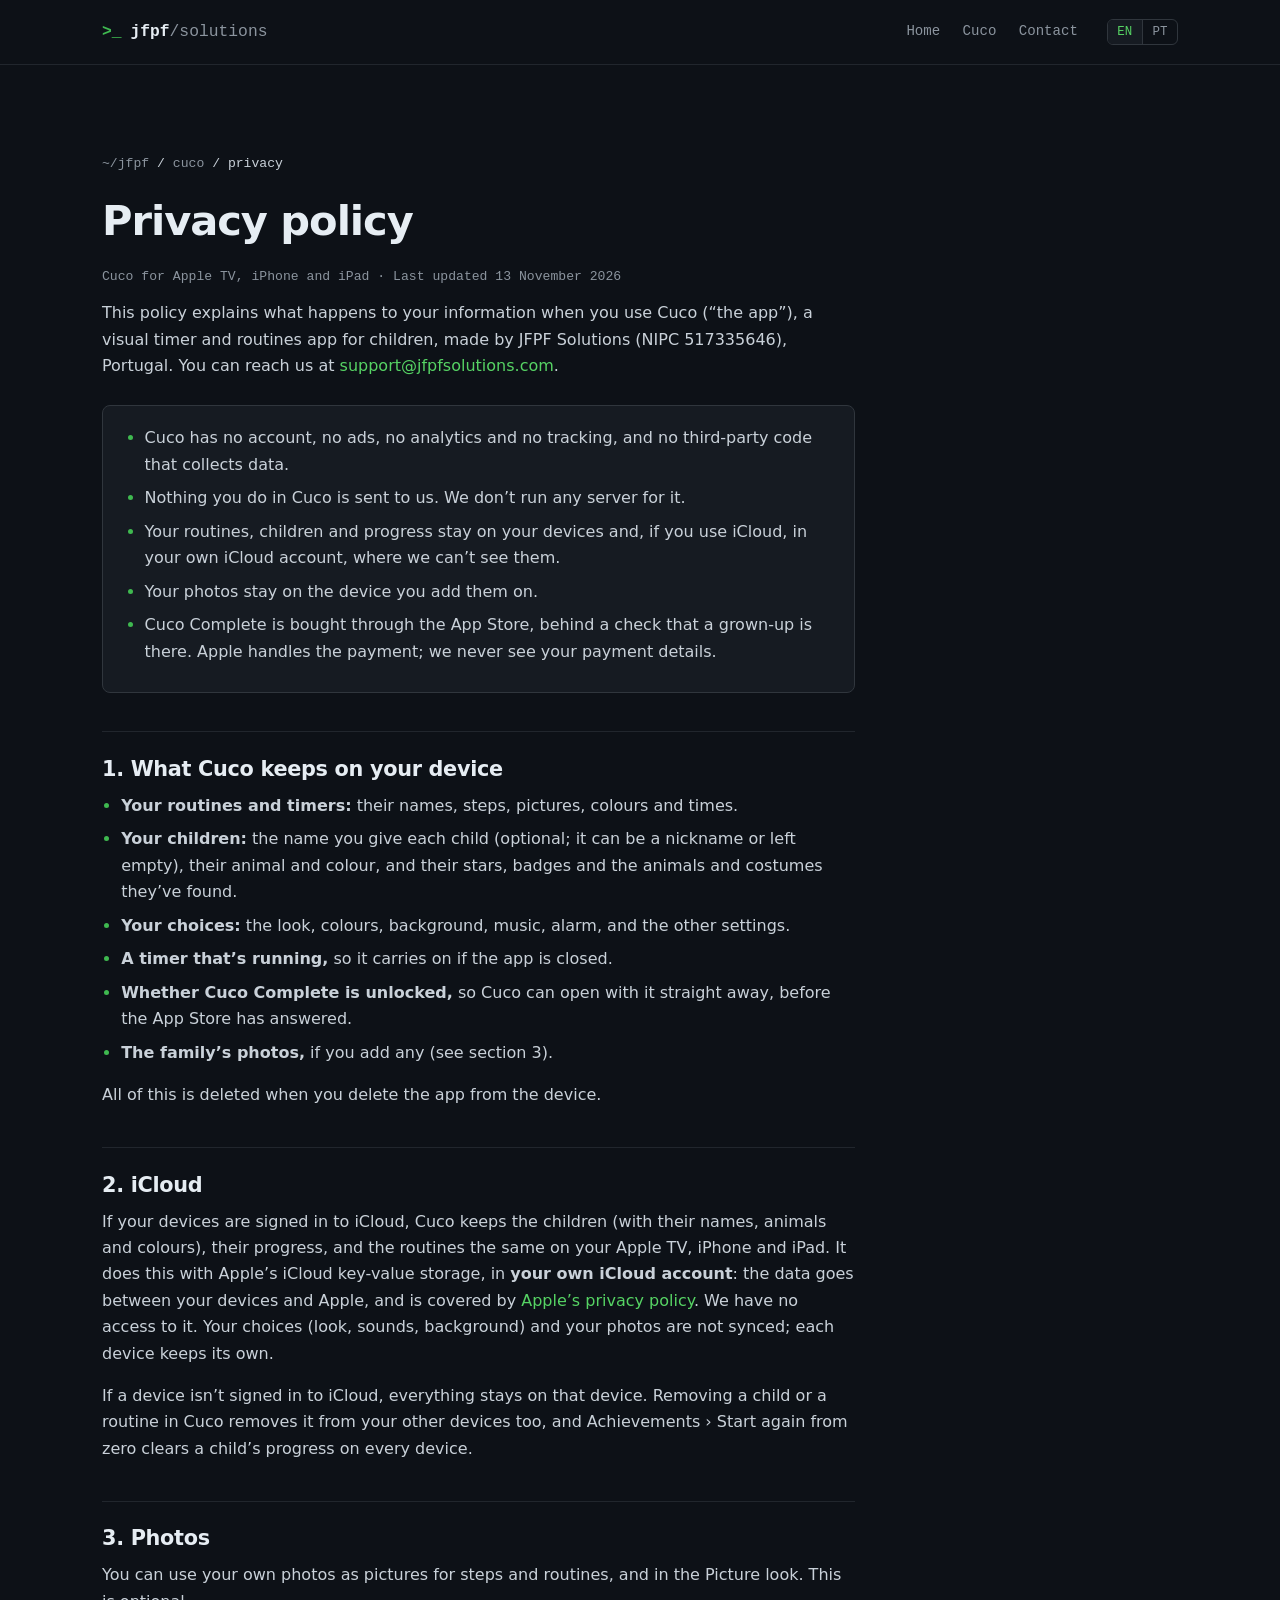
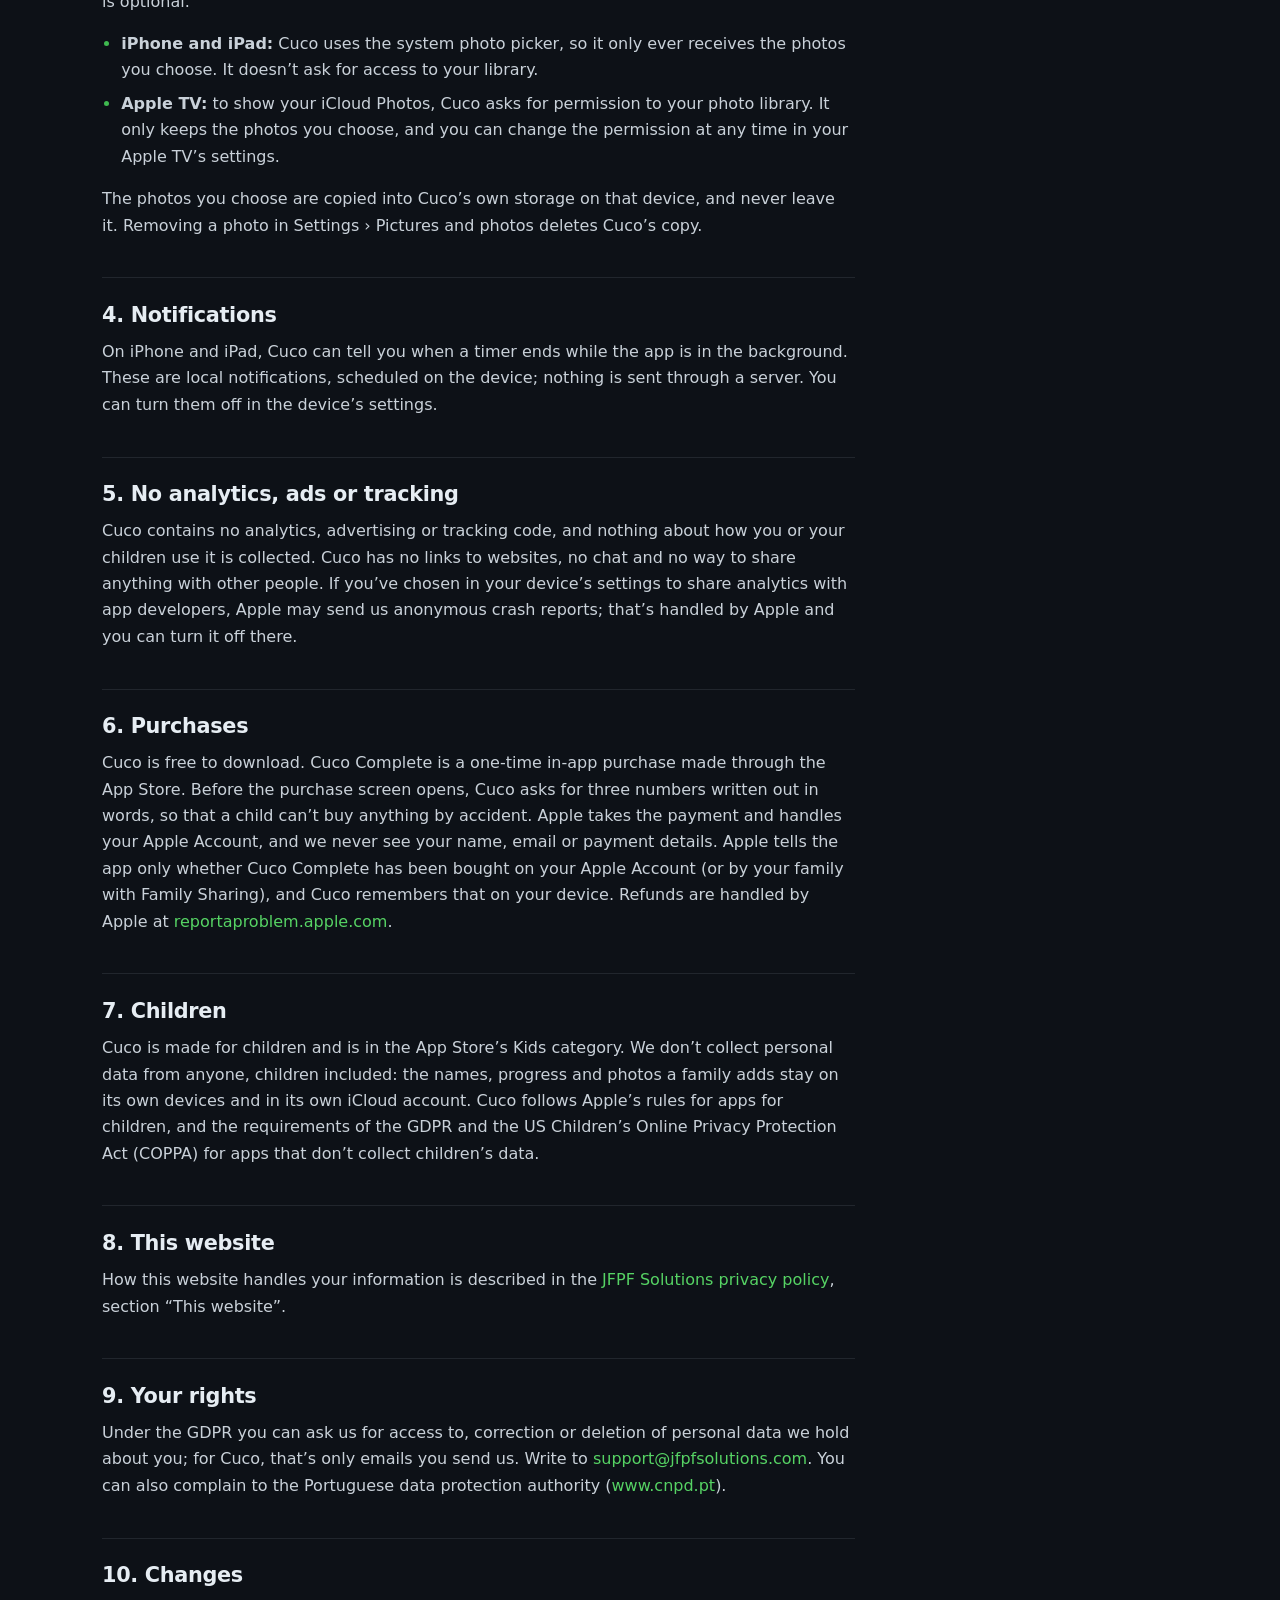
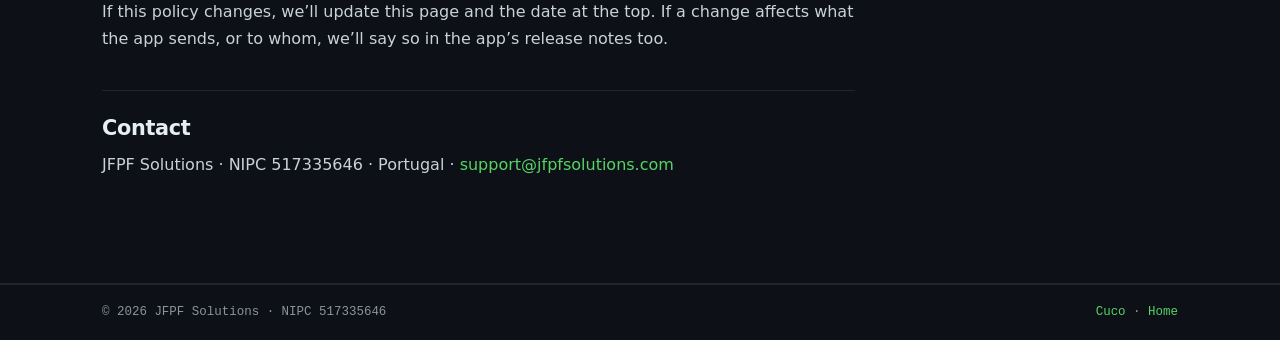
<file: cuco/privacy/index.html>
<!doctype html>
<html lang="en"
      data-title-en="Privacy policy — Cuco"
      data-title-pt="Política de privacidade — Cuco">
<head>
<meta charset="utf-8">
<meta name="viewport" content="width=device-width, initial-scale=1">
<title>Privacy policy — Cuco</title>
<meta name="description" content="How Cuco, the visual timer for children on Apple TV, iPhone and iPad, handles your information: no account, no ads, no tracking, and nothing is sent to us.">
<link rel="icon" href="../../assets/cuco/favicon.png">
<link rel="stylesheet" href="../../css/styles.css">
</head>
<body>

<header class="site-header" id="top">
  <div class="container header-inner">
    <a href="../../" class="brand" aria-label="JFPF Solutions">
      <span class="brand-mark" aria-hidden="true">&gt;_</span>
      <span>jfpf<span class="brand-sub">/solutions</span></span>
    </a>

    <button class="nav-toggle" id="navToggle" aria-label="Menu" aria-expanded="false">
      <span></span><span></span><span></span>
    </button>

    <nav class="main-nav" id="mainNav">
      <ul>
        <li><a href="../../" data-en="Home" data-pt="Início">Home</a></li>
        <li><a href="../">Cuco</a></li>
        <li><a href="mailto:support@jfpfsolutions.com?subject=Cuco" data-en="Contact" data-pt="Contacto">Contact</a></li>
      </ul>
      <div class="nav-actions">
        <div class="lang-toggle" role="group" aria-label="Language">
          <button data-lang="en" class="active">EN</button>
          <button data-lang="pt">PT</button>
        </div>
      </div>
    </nav>
  </div>
</header>

<main>
<section class="section">
  <div class="container">

<!-- ======================= ENGLISH ======================= -->
<article class="prose only-en" lang="en">
  <p class="crumbs"><a href="../../">~/jfpf</a> / <a href="../">cuco</a> / privacy</p>
  <h1>Privacy policy</h1>
  <p class="meta">Cuco for Apple TV, iPhone and iPad · Last updated 13 November 2026</p>

  <p>This policy explains what happens to your information when you use Cuco (“the app”), a visual timer and routines app for children, made by JFPF Solutions (NIPC 517335646), Portugal. You can reach us at <a href="mailto:support@jfpfsolutions.com">support@jfpfsolutions.com</a>.</p>

  <div class="summary-box">
    <ul>
      <li>Cuco has no account, no ads, no analytics and no tracking, and no third-party code that collects data.</li>
      <li>Nothing you do in Cuco is sent to us. We don’t run any server for it.</li>
      <li>Your routines, children and progress stay on your devices and, if you use iCloud, in your own iCloud account, where we can’t see them.</li>
      <li>Your photos stay on the device you add them on.</li>
      <li>Cuco Complete is bought through the App Store, behind a check that a grown-up is there. Apple handles the payment; we never see your payment details.</li>
    </ul>
  </div>

  <h2>1. What Cuco keeps on your device</h2>
  <ul>
    <li><strong>Your routines and timers:</strong> their names, steps, pictures, colours and times.</li>
    <li><strong>Your children:</strong> the name you give each child (optional; it can be a nickname or left empty), their animal and colour, and their stars, badges and the animals and costumes they’ve found.</li>
    <li><strong>Your choices:</strong> the look, colours, background, music, alarm, and the other settings.</li>
    <li><strong>A timer that’s running,</strong> so it carries on if the app is closed.</li>
    <li><strong>Whether Cuco Complete is unlocked,</strong> so Cuco can open with it straight away, before the App Store has answered.</li>
    <li><strong>The family’s photos,</strong> if you add any (see section 3).</li>
  </ul>
  <p>All of this is deleted when you delete the app from the device.</p>

  <h2>2. iCloud</h2>
  <p>If your devices are signed in to iCloud, Cuco keeps the children (with their names, animals and colours), their progress, and the routines the same on your Apple TV, iPhone and iPad. It does this with Apple’s iCloud key-value storage, in <strong>your own iCloud account</strong>: the data goes between your devices and Apple, and is covered by <a href="https://www.apple.com/legal/privacy/" rel="noopener">Apple’s privacy policy</a>. We have no access to it. Your choices (look, sounds, background) and your photos are not synced; each device keeps its own.</p>
  <p>If a device isn’t signed in to iCloud, everything stays on that device. Removing a child or a routine in Cuco removes it from your other devices too, and Achievements › Start again from zero clears a child’s progress on every device.</p>

  <h2>3. Photos</h2>
  <p>You can use your own photos as pictures for steps and routines, and in the Picture look. This is optional.</p>
  <ul>
    <li><strong>iPhone and iPad:</strong> Cuco uses the system photo picker, so it only ever receives the photos you choose. It doesn’t ask for access to your library.</li>
    <li><strong>Apple TV:</strong> to show your iCloud Photos, Cuco asks for permission to your photo library. It only keeps the photos you choose, and you can change the permission at any time in your Apple TV’s settings.</li>
  </ul>
  <p>The photos you choose are copied into Cuco’s own storage on that device, and never leave it. Removing a photo in Settings › Pictures and photos deletes Cuco’s copy.</p>

  <h2>4. Notifications</h2>
  <p>On iPhone and iPad, Cuco can tell you when a timer ends while the app is in the background. These are local notifications, scheduled on the device; nothing is sent through a server. You can turn them off in the device’s settings.</p>

  <h2>5. No analytics, ads or tracking</h2>
  <p>Cuco contains no analytics, advertising or tracking code, and nothing about how you or your children use it is collected. Cuco has no links to websites, no chat and no way to share anything with other people. If you’ve chosen in your device’s settings to share analytics with app developers, Apple may send us anonymous crash reports; that’s handled by Apple and you can turn it off there.</p>

  <h2>6. Purchases</h2>
  <p>Cuco is free to download. Cuco Complete is a one-time in-app purchase made through the App Store. Before the purchase screen opens, Cuco asks for three numbers written out in words, so that a child can’t buy anything by accident. Apple takes the payment and handles your Apple Account, and we never see your name, email or payment details. Apple tells the app only whether Cuco Complete has been bought on your Apple Account (or by your family with Family Sharing), and Cuco remembers that on your device. Refunds are handled by Apple at <a href="https://reportaproblem.apple.com" rel="noopener">reportaproblem.apple.com</a>.</p>

  <h2>7. Children</h2>
  <p>Cuco is made for children and is in the App Store’s Kids category. We don’t collect personal data from anyone, children included: the names, progress and photos a family adds stay on its own devices and in its own iCloud account. Cuco follows Apple’s rules for apps for children, and the requirements of the GDPR and the US Children’s Online Privacy Protection Act (COPPA) for apps that don’t collect children’s data.</p>

  <h2>8. This website</h2>
  <p>How this website handles your information is described in the <a href="../../privacy/">JFPF Solutions privacy policy</a>, section “This website”.</p>

  <h2>9. Your rights</h2>
  <p>Under the GDPR you can ask us for access to, correction or deletion of personal data we hold about you; for Cuco, that’s only emails you send us. Write to <a href="mailto:support@jfpfsolutions.com">support@jfpfsolutions.com</a>. You can also complain to the Portuguese data protection authority (<a href="https://www.cnpd.pt" rel="noopener">www.cnpd.pt</a>).</p>

  <h2>10. Changes</h2>
  <p>If this policy changes, we’ll update this page and the date at the top. If a change affects what the app sends, or to whom, we’ll say so in the app’s release notes too.</p>

  <h2>Contact</h2>
  <p>JFPF Solutions · NIPC 517335646 · Portugal · <a href="mailto:support@jfpfsolutions.com">support@jfpfsolutions.com</a></p>
</article>

<!-- ======================= PORTUGUÊS ======================= -->
<article class="prose only-pt" lang="pt">
  <p class="crumbs"><a href="../../">~/jfpf</a> / <a href="../">cuco</a> / privacidade</p>
  <h1>Política de privacidade</h1>
  <p class="meta">Cuco para Apple TV, iPhone e iPad · Última atualização: 13 de novembro de 2026</p>

  <p>Esta política explica o que acontece às suas informações quando usa o Cuco (“a app”), um temporizador visual e de rotinas para crianças, feito pela JFPF Solutions (NIPC 517335646), Portugal. Pode contactar-nos através de <a href="mailto:support@jfpfsolutions.com">support@jfpfsolutions.com</a>.</p>

  <div class="summary-box">
    <ul>
      <li>O Cuco não tem conta, anúncios, estatísticas de utilização nem rastreamento, nem código de terceiros que recolha dados.</li>
      <li>Nada do que faz no Cuco nos é enviado. Não temos nenhum servidor para a app.</li>
      <li>As suas rotinas, crianças e progresso ficam nos seus dispositivos e, se usar o iCloud, na sua própria conta iCloud, onde não os podemos ver.</li>
      <li>As suas fotos ficam no dispositivo onde as adiciona.</li>
      <li>O Cuco Completo é comprado através da App Store, depois de confirmar que está presente um adulto. A Apple trata do pagamento; nunca vemos os seus dados de pagamento.</li>
    </ul>
  </div>

  <h2>1. O que o Cuco guarda no seu dispositivo</h2>
  <ul>
    <li><strong>As suas rotinas e temporizadores:</strong> nomes, passos, imagens, cores e tempos.</li>
    <li><strong>As suas crianças:</strong> o nome que dá a cada criança (opcional; pode ser uma alcunha ou ficar vazio), o seu animal e cor, e as estrelas, medalhas, animais e disfarces que encontrou.</li>
    <li><strong>As suas escolhas:</strong> o aspeto, as cores, o fundo, a música, o alarme e as restantes definições.</li>
    <li><strong>Um temporizador a contar,</strong> para continuar se a app for fechada.</li>
    <li><strong>Se o Cuco Completo está desbloqueado,</strong> para o Cuco abrir logo com ele, antes de a App Store responder.</li>
    <li><strong>As fotos da família,</strong> se as adicionar (ver secção 3).</li>
  </ul>
  <p>Tudo isto é apagado quando apaga a app do dispositivo.</p>

  <h2>2. iCloud</h2>
  <p>Se os seus dispositivos tiverem sessão iniciada em iCloud, o Cuco mantém iguais na Apple TV, no iPhone e no iPad as crianças (com os nomes, animais e cores), o seu progresso e as rotinas. Fá-lo com o armazenamento chave-valor do iCloud da Apple, na <strong>sua própria conta iCloud</strong>: os dados circulam entre os seus dispositivos e a Apple, e estão abrangidos pela <a href="https://www.apple.com/pt/legal/privacy/" rel="noopener">política de privacidade da Apple</a>. Não temos acesso a eles. As suas escolhas (aspeto, sons, fundo) e as suas fotos não são sincronizadas; cada dispositivo guarda as suas.</p>
  <p>Se um dispositivo não tiver sessão iniciada em iCloud, tudo fica nesse dispositivo. Tirar uma criança ou uma rotina no Cuco tira-a também dos outros dispositivos, e Conquistas › Recomeçar do zero apaga o progresso de uma criança em todos os dispositivos.</p>

  <h2>3. Fotos</h2>
  <p>Pode usar as suas próprias fotos como imagens dos passos e das rotinas, e no aspeto Imagem. É opcional.</p>
  <ul>
    <li><strong>iPhone e iPad:</strong> o Cuco usa o seletor de fotos do sistema, por isso só recebe as fotos que escolher. Não pede acesso à sua fototeca.</li>
    <li><strong>Apple TV:</strong> para mostrar as suas Fotografias em iCloud, o Cuco pede autorização para aceder à fototeca. Só guarda as fotos que escolher, e pode alterar a autorização a qualquer momento nas definições da Apple TV.</li>
  </ul>
  <p>As fotos escolhidas são copiadas para o armazenamento do próprio Cuco nesse dispositivo e nunca saem dele. Remover uma foto em Definições › Imagens e fotos apaga a cópia do Cuco.</p>

  <h2>4. Notificações</h2>
  <p>No iPhone e no iPad, o Cuco pode avisar quando um temporizador acaba com a app em segundo plano. São notificações locais, agendadas no próprio dispositivo; nada passa por um servidor. Pode desativá-las nas definições do dispositivo.</p>

  <h2>5. Sem estatísticas, anúncios ou rastreamento</h2>
  <p>O Cuco não contém código de estatísticas, publicidade ou rastreamento, e nada sobre a forma como o usa, ou como as suas crianças o usam, é recolhido. O Cuco não tem ligações para websites, nem chat, nem forma de partilhar nada com outras pessoas. Se tiver escolhido nas definições do dispositivo partilhar análises com os programadores de apps, a Apple pode enviar-nos relatórios de falhas anónimos; isso é gerido pela Apple e pode desativá-lo lá.</p>

  <h2>6. Compras</h2>
  <p>O Cuco é gratuito. O Cuco Completo é uma compra única na app, feita através da App Store. Antes de abrir o ecrã de compra, o Cuco pede três números escritos por extenso, para que uma criança não compre nada sem querer. A Apple recebe o pagamento e trata da sua conta Apple, e nós nunca vemos o seu nome, email ou dados de pagamento. A Apple indica à app apenas se o Cuco Completo foi comprado na sua conta Apple (ou pela sua família, com a Partilha com a família), e o Cuco guarda essa informação no dispositivo. Os reembolsos são tratados pela Apple em <a href="https://reportaproblem.apple.com" rel="noopener">reportaproblem.apple.com</a>.</p>

  <h2>7. Crianças</h2>
  <p>O Cuco é feito para crianças e está na categoria Crianças da App Store. Não recolhemos dados pessoais de ninguém, incluindo crianças: os nomes, o progresso e as fotos que uma família adiciona ficam nos seus próprios dispositivos e na sua própria conta iCloud. O Cuco segue as regras da Apple para apps para crianças e os requisitos do RGPD e da lei norte-americana de proteção da privacidade das crianças online (COPPA) para apps que não recolhem dados de crianças.</p>

  <h2>8. Este website</h2>
  <p>A forma como este website trata as suas informações está descrita na <a href="../../privacy/">política de privacidade da JFPF Solutions</a>, secção “Este website”.</p>

  <h2>9. Os seus direitos</h2>
  <p>Ao abrigo do RGPD, pode pedir-nos acesso, retificação ou apagamento dos dados pessoais que temos sobre si; no caso do Cuco, são apenas os emails que nos enviar. Escreva para <a href="mailto:support@jfpfsolutions.com">support@jfpfsolutions.com</a>. Pode também apresentar queixa à Comissão Nacional de Proteção de Dados (<a href="https://www.cnpd.pt" rel="noopener">www.cnpd.pt</a>).</p>

  <h2>10. Alterações</h2>
  <p>Se esta política mudar, atualizaremos esta página e a data no topo. Se uma alteração afetar o que a app envia, ou a quem, indicá-lo-emos também nas notas de versão da app.</p>

  <h2>Contacto</h2>
  <p>JFPF Solutions · NIPC 517335646 · Portugal · <a href="mailto:support@jfpfsolutions.com">support@jfpfsolutions.com</a></p>
</article>

  </div>
</section>
</main>

<footer class="site-footer">
  <div class="footer-bottom">
    <div class="container footer-bottom-inner">
      <span>&copy; <span id="year"></span> JFPF Solutions &middot; NIPC 517335646</span>
      <span><a href="../">Cuco</a> &middot; <a href="../../" data-en="Home" data-pt="Início">Home</a></span>
    </div>
  </div>
</footer>

<script src="../../js/main.js"></script>
</body>
</html>
</file>
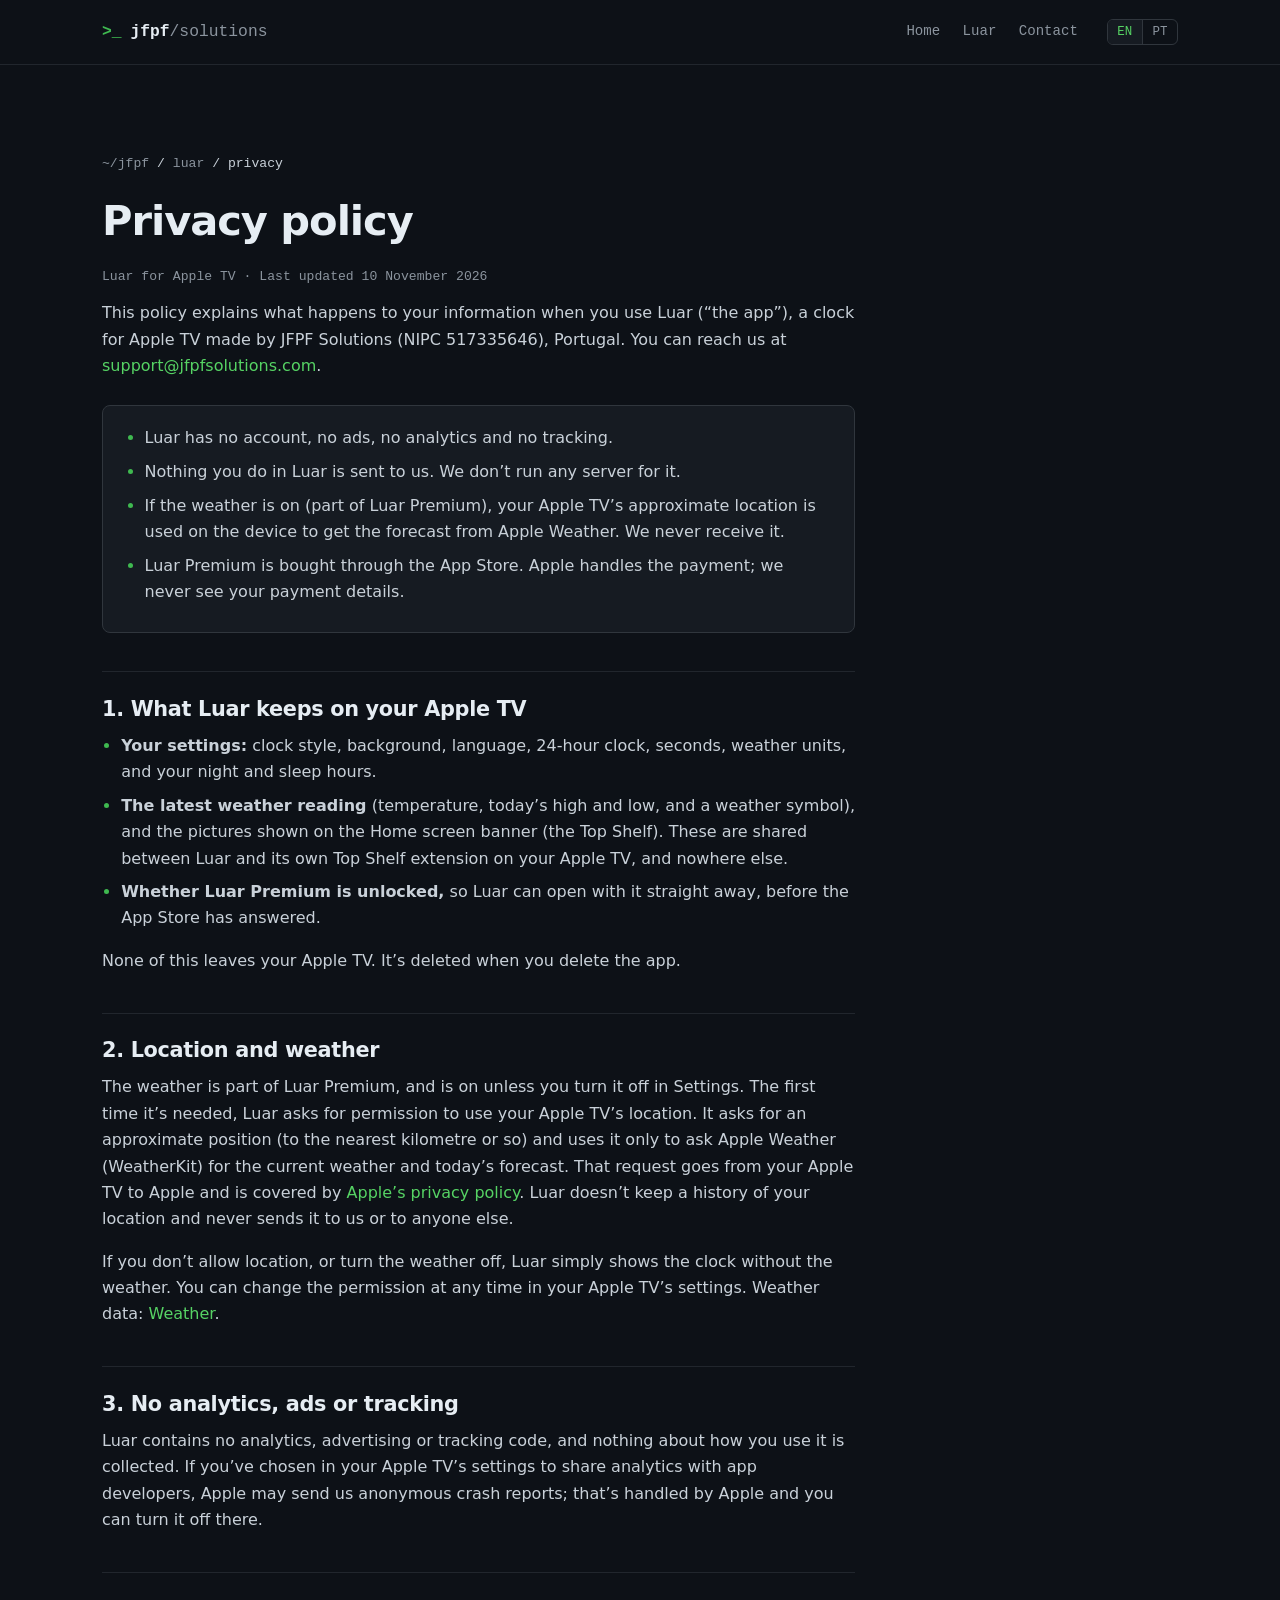
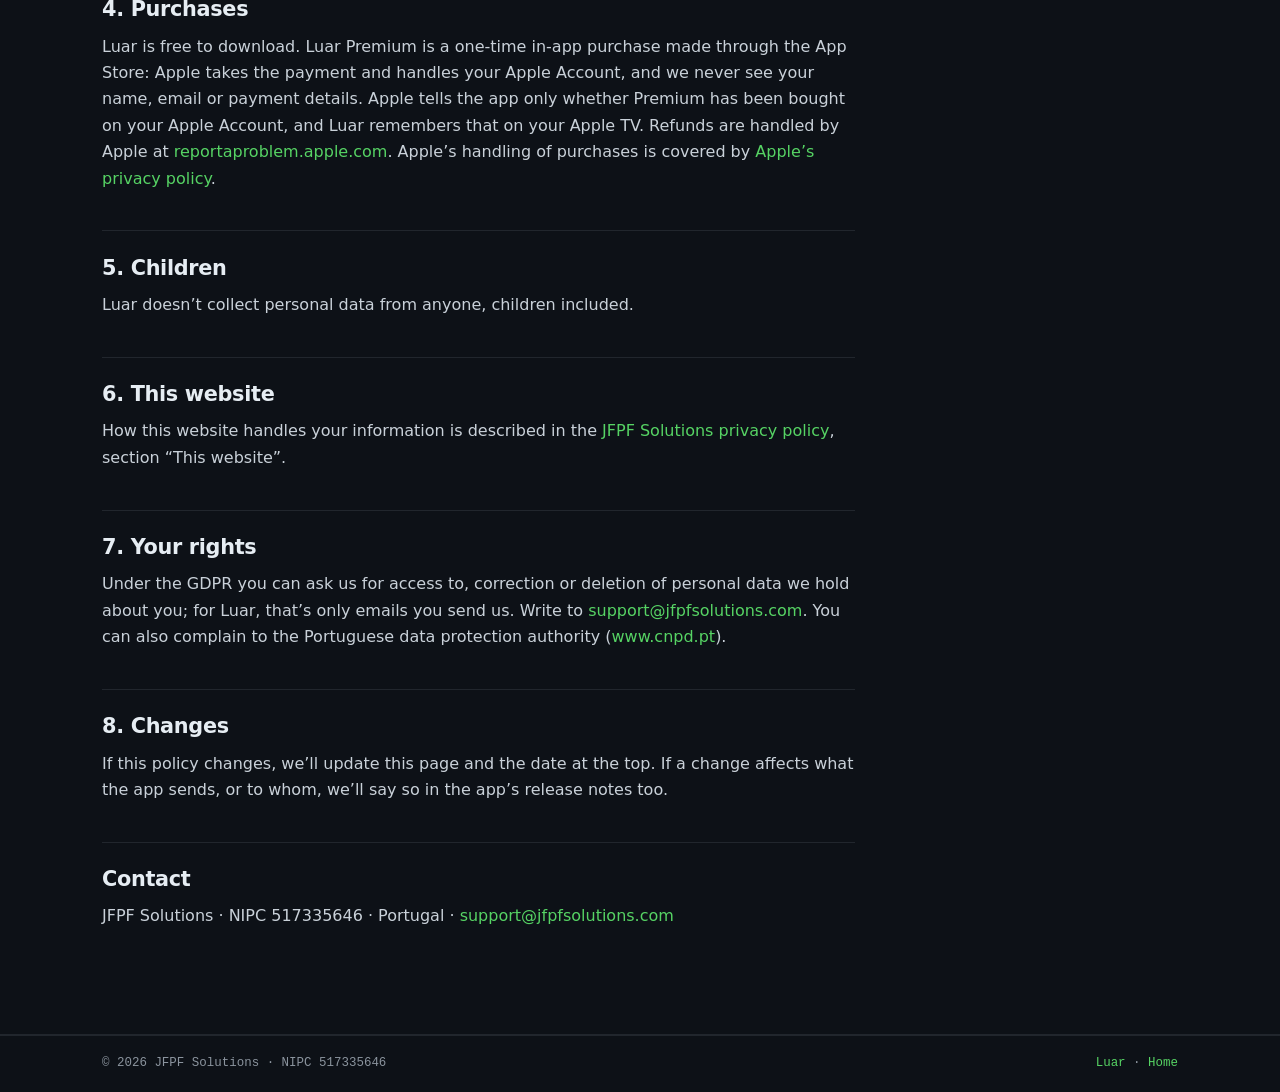
<file: luar/privacy/index.html>
<!doctype html>
<html lang="en"
      data-title-en="Privacy policy — Luar"
      data-title-pt="Política de privacidade — Luar">
<head>
<meta charset="utf-8">
<meta name="viewport" content="width=device-width, initial-scale=1">
<title>Privacy policy — Luar</title>
<meta name="description" content="How Luar, the calm clock for Apple TV, handles your information: no account, no ads, no tracking, and nothing is sent to us.">
<link rel="icon" href="../../assets/luar/favicon.png">
<link rel="stylesheet" href="../../css/styles.css">
</head>
<body>

<header class="site-header" id="top">
  <div class="container header-inner">
    <a href="../../" class="brand" aria-label="JFPF Solutions">
      <span class="brand-mark" aria-hidden="true">&gt;_</span>
      <span>jfpf<span class="brand-sub">/solutions</span></span>
    </a>

    <button class="nav-toggle" id="navToggle" aria-label="Menu" aria-expanded="false">
      <span></span><span></span><span></span>
    </button>

    <nav class="main-nav" id="mainNav">
      <ul>
        <li><a href="../../" data-en="Home" data-pt="Início">Home</a></li>
        <li><a href="../">Luar</a></li>
        <li><a href="mailto:support@jfpfsolutions.com?subject=Luar" data-en="Contact" data-pt="Contacto">Contact</a></li>
      </ul>
      <div class="nav-actions">
        <div class="lang-toggle" role="group" aria-label="Language">
          <button data-lang="en" class="active">EN</button>
          <button data-lang="pt">PT</button>
        </div>
      </div>
    </nav>
  </div>
</header>

<main>
<section class="section">
  <div class="container">

<!-- ======================= ENGLISH ======================= -->
<article class="prose only-en" lang="en">
  <p class="crumbs"><a href="../../">~/jfpf</a> / <a href="../">luar</a> / privacy</p>
  <h1>Privacy policy</h1>
  <p class="meta">Luar for Apple TV · Last updated 10 November 2026</p>

  <p>This policy explains what happens to your information when you use Luar (“the app”), a clock for Apple TV made by JFPF Solutions (NIPC 517335646), Portugal. You can reach us at <a href="mailto:support@jfpfsolutions.com">support@jfpfsolutions.com</a>.</p>

  <div class="summary-box">
    <ul>
      <li>Luar has no account, no ads, no analytics and no tracking.</li>
      <li>Nothing you do in Luar is sent to us. We don’t run any server for it.</li>
      <li>If the weather is on (part of Luar Premium), your Apple TV’s approximate location is used on the device to get the forecast from Apple Weather. We never receive it.</li>
      <li>Luar Premium is bought through the App Store. Apple handles the payment; we never see your payment details.</li>
    </ul>
  </div>

  <h2>1. What Luar keeps on your Apple TV</h2>
  <ul>
    <li><strong>Your settings:</strong> clock style, background, language, 24-hour clock, seconds, weather units, and your night and sleep hours.</li>
    <li><strong>The latest weather reading</strong> (temperature, today’s high and low, and a weather symbol), and the pictures shown on the Home screen banner (the Top Shelf). These are shared between Luar and its own Top Shelf extension on your Apple TV, and nowhere else.</li>
    <li><strong>Whether Luar Premium is unlocked,</strong> so Luar can open with it straight away, before the App Store has answered.</li>
  </ul>
  <p>None of this leaves your Apple TV. It’s deleted when you delete the app.</p>

  <h2>2. Location and weather</h2>
  <p>The weather is part of Luar Premium, and is on unless you turn it off in Settings. The first time it’s needed, Luar asks for permission to use your Apple TV’s location. It asks for an approximate position (to the nearest kilometre or so) and uses it only to ask Apple Weather (WeatherKit) for the current weather and today’s forecast. That request goes from your Apple TV to Apple and is covered by <a href="https://www.apple.com/legal/privacy/" rel="noopener">Apple’s privacy policy</a>. Luar doesn’t keep a history of your location and never sends it to us or to anyone else.</p>
  <p>If you don’t allow location, or turn the weather off, Luar simply shows the clock without the weather. You can change the permission at any time in your Apple TV’s settings. Weather data: <a href="https://weatherkit.apple.com/legal-attribution.html" rel="noopener"> Weather</a>.</p>

  <h2>3. No analytics, ads or tracking</h2>
  <p>Luar contains no analytics, advertising or tracking code, and nothing about how you use it is collected. If you’ve chosen in your Apple TV’s settings to share analytics with app developers, Apple may send us anonymous crash reports; that’s handled by Apple and you can turn it off there.</p>

  <h2>4. Purchases</h2>
  <p>Luar is free to download. Luar Premium is a one-time in-app purchase made through the App Store: Apple takes the payment and handles your Apple Account, and we never see your name, email or payment details. Apple tells the app only whether Premium has been bought on your Apple Account, and Luar remembers that on your Apple TV. Refunds are handled by Apple at <a href="https://reportaproblem.apple.com" rel="noopener">reportaproblem.apple.com</a>. Apple’s handling of purchases is covered by <a href="https://www.apple.com/legal/privacy/" rel="noopener">Apple’s privacy policy</a>.</p>

  <h2>5. Children</h2>
  <p>Luar doesn’t collect personal data from anyone, children included.</p>

  <h2>6. This website</h2>
  <p>How this website handles your information is described in the <a href="../../privacy/">JFPF Solutions privacy policy</a>, section “This website”.</p>

  <h2>7. Your rights</h2>
  <p>Under the GDPR you can ask us for access to, correction or deletion of personal data we hold about you; for Luar, that’s only emails you send us. Write to <a href="mailto:support@jfpfsolutions.com">support@jfpfsolutions.com</a>. You can also complain to the Portuguese data protection authority (<a href="https://www.cnpd.pt" rel="noopener">www.cnpd.pt</a>).</p>

  <h2>8. Changes</h2>
  <p>If this policy changes, we’ll update this page and the date at the top. If a change affects what the app sends, or to whom, we’ll say so in the app’s release notes too.</p>

  <h2>Contact</h2>
  <p>JFPF Solutions · NIPC 517335646 · Portugal · <a href="mailto:support@jfpfsolutions.com">support@jfpfsolutions.com</a></p>
</article>

<!-- ======================= PORTUGUÊS ======================= -->
<article class="prose only-pt" lang="pt">
  <p class="crumbs"><a href="../../">~/jfpf</a> / <a href="../">luar</a> / privacidade</p>
  <h1>Política de privacidade</h1>
  <p class="meta">Luar para Apple TV · Última atualização: 10 de novembro de 2026</p>

  <p>Esta política explica o que acontece às suas informações quando usa o Luar (“a app”), um relógio para Apple TV feito pela JFPF Solutions (NIPC 517335646), Portugal. Pode contactar-nos através de <a href="mailto:support@jfpfsolutions.com">support@jfpfsolutions.com</a>.</p>

  <div class="summary-box">
    <ul>
      <li>O Luar não tem conta, anúncios, estatísticas de utilização nem rastreamento.</li>
      <li>Nada do que faz no Luar nos é enviado. Não temos nenhum servidor para a app.</li>
      <li>Se a meteorologia estiver ativa (faz parte do Luar Premium), a localização aproximada da sua Apple TV é usada no próprio dispositivo para obter a previsão da Apple Meteorologia. Nunca a recebemos.</li>
      <li>O Luar Premium é comprado através da App Store. A Apple trata do pagamento; nunca vemos os seus dados de pagamento.</li>
    </ul>
  </div>

  <h2>1. O que o Luar guarda na sua Apple TV</h2>
  <ul>
    <li><strong>As suas definições:</strong> estilo do relógio, fundo, idioma, relógio de 24 horas, segundos, unidades de temperatura e as horas de noite e de repouso.</li>
    <li><strong>A última leitura da meteorologia</strong> (temperatura, máxima e mínima de hoje e um símbolo do tempo) e as imagens mostradas na faixa do ecrã principal (a Top Shelf). São partilhadas entre o Luar e a sua própria extensão da Top Shelf na Apple TV, e em mais lado nenhum.</li>
    <li><strong>Se o Luar Premium está desbloqueado,</strong> para o Luar abrir logo com ele, antes de a App Store responder.</li>
  </ul>
  <p>Nada disto sai da sua Apple TV. É apagado quando apaga a app.</p>

  <h2>2. Localização e meteorologia</h2>
  <p>A meteorologia faz parte do Luar Premium e está ativa, a menos que a desligue nas Definições. Da primeira vez que é precisa, o Luar pede autorização para usar a localização da Apple TV. Pede uma posição aproximada (ao quilómetro, mais ou menos) e usa-a apenas para pedir à Apple Meteorologia (WeatherKit) o tempo atual e a previsão de hoje. Esse pedido vai da Apple TV para a Apple e está abrangido pela <a href="https://www.apple.com/pt/legal/privacy/" rel="noopener">política de privacidade da Apple</a>. O Luar não guarda um histórico da sua localização e nunca a envia para nós nem para mais ninguém.</p>
  <p>Se não autorizar a localização, ou desligar a meteorologia, o Luar mostra simplesmente o relógio sem a meteorologia. Pode alterar a autorização a qualquer momento nas definições da Apple TV. Dados meteorológicos: <a href="https://weatherkit.apple.com/legal-attribution.html" rel="noopener"> Weather</a>.</p>

  <h2>3. Sem estatísticas, anúncios ou rastreamento</h2>
  <p>O Luar não contém código de estatísticas, publicidade ou rastreamento, e nada sobre a forma como o usa é recolhido. Se tiver escolhido nas definições da Apple TV partilhar análises com os programadores de apps, a Apple pode enviar-nos relatórios de falhas anónimos; isso é gerido pela Apple e pode desativá-lo lá.</p>

  <h2>4. Compras</h2>
  <p>O Luar é gratuito. O Luar Premium é uma compra única na app, feita através da App Store: a Apple recebe o pagamento e trata da sua conta Apple, e nós nunca vemos o seu nome, email ou dados de pagamento. A Apple indica à app apenas se o Premium foi comprado na sua conta Apple, e o Luar guarda essa informação na sua Apple TV. Os reembolsos são tratados pela Apple em <a href="https://reportaproblem.apple.com" rel="noopener">reportaproblem.apple.com</a>. A forma como a Apple trata as compras está abrangida pela <a href="https://www.apple.com/pt/legal/privacy/" rel="noopener">política de privacidade da Apple</a>.</p>

  <h2>5. Crianças</h2>
  <p>O Luar não recolhe dados pessoais de ninguém, incluindo crianças.</p>

  <h2>6. Este website</h2>
  <p>A forma como este website trata as suas informações está descrita na <a href="../../privacy/">política de privacidade da JFPF Solutions</a>, secção “Este website”.</p>

  <h2>7. Os seus direitos</h2>
  <p>Ao abrigo do RGPD, pode pedir-nos acesso, retificação ou apagamento dos dados pessoais que temos sobre si; no caso do Luar, são apenas os emails que nos enviar. Escreva para <a href="mailto:support@jfpfsolutions.com">support@jfpfsolutions.com</a>. Pode também apresentar queixa à Comissão Nacional de Proteção de Dados (<a href="https://www.cnpd.pt" rel="noopener">www.cnpd.pt</a>).</p>

  <h2>8. Alterações</h2>
  <p>Se esta política mudar, atualizaremos esta página e a data no topo. Se uma alteração afetar o que a app envia, ou a quem, indicá-lo-emos também nas notas de versão da app.</p>

  <h2>Contacto</h2>
  <p>JFPF Solutions · NIPC 517335646 · Portugal · <a href="mailto:support@jfpfsolutions.com">support@jfpfsolutions.com</a></p>
</article>

  </div>
</section>
</main>

<footer class="site-footer">
  <div class="footer-bottom">
    <div class="container footer-bottom-inner">
      <span>&copy; <span id="year"></span> JFPF Solutions &middot; NIPC 517335646</span>
      <span><a href="../">Luar</a> &middot; <a href="../../" data-en="Home" data-pt="Início">Home</a></span>
    </div>
  </div>
</footer>

<script src="../../js/main.js"></script>
</body>
</html>
</file>
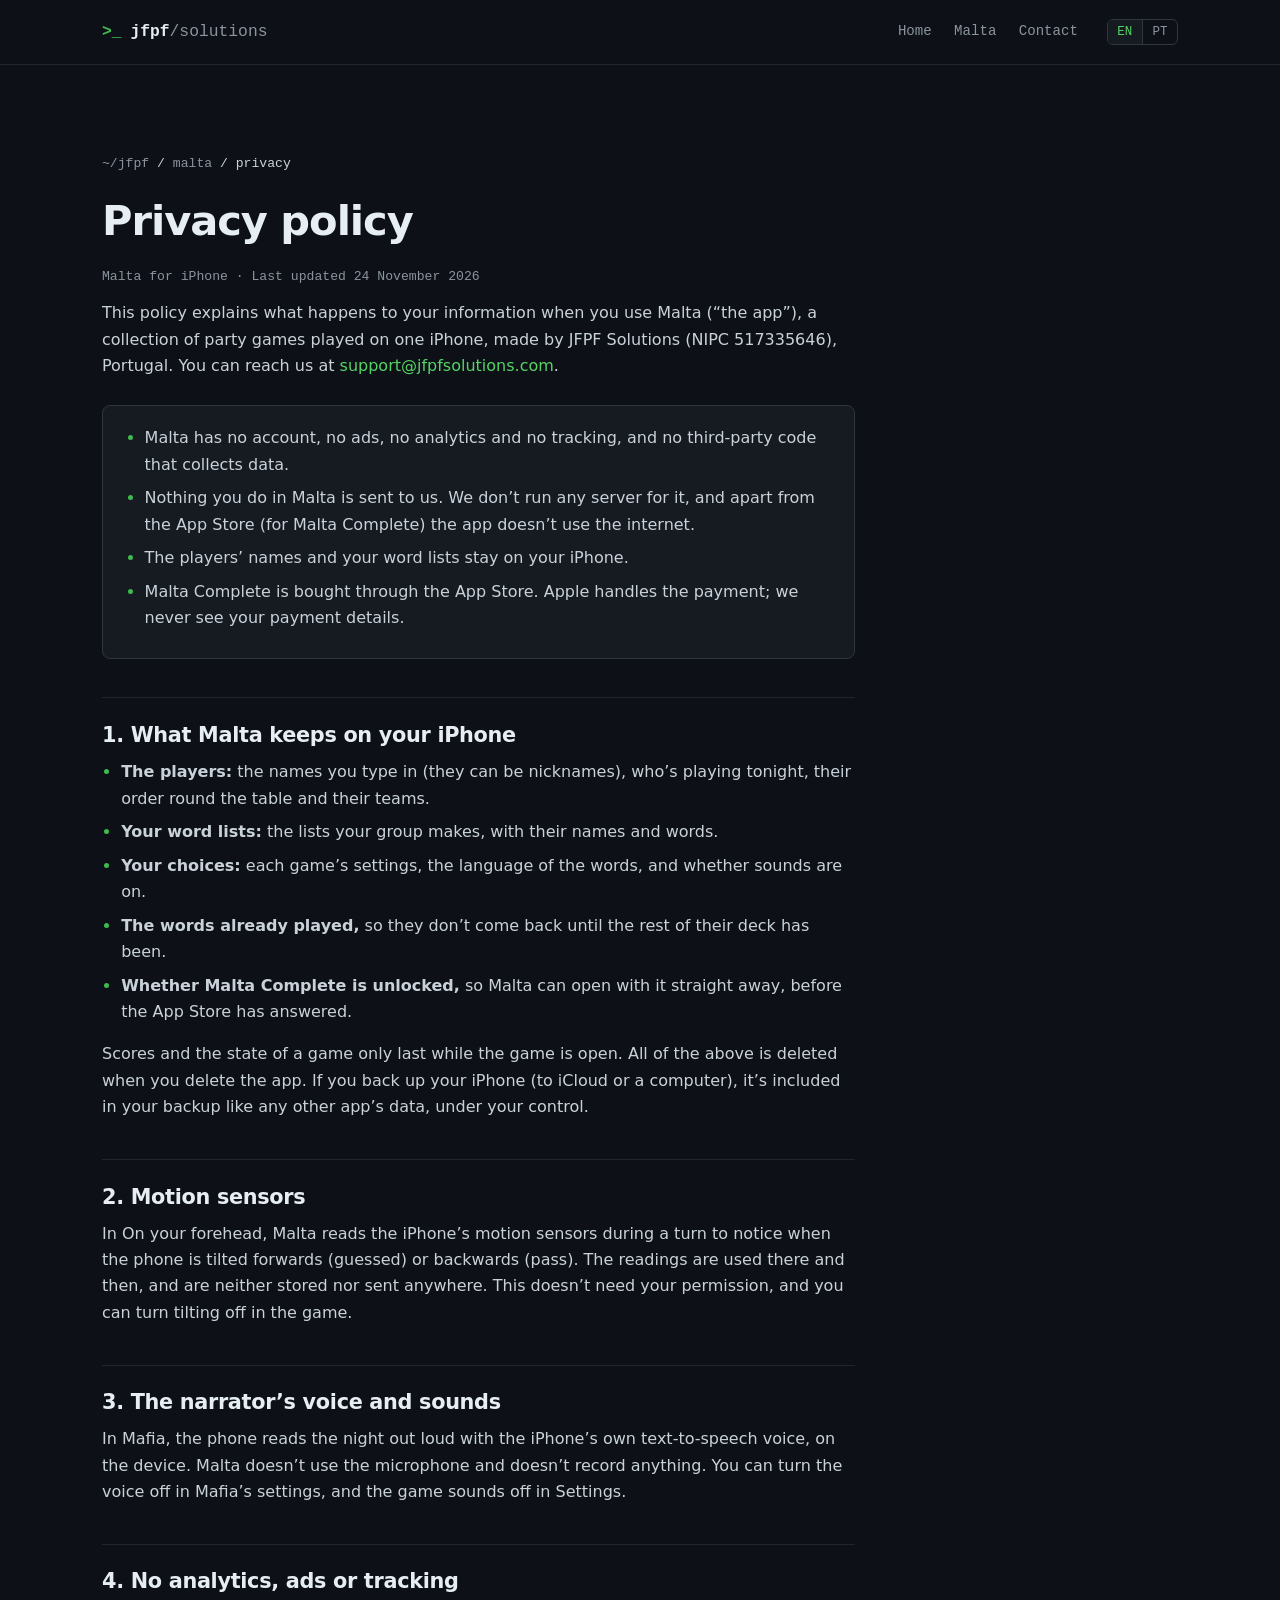
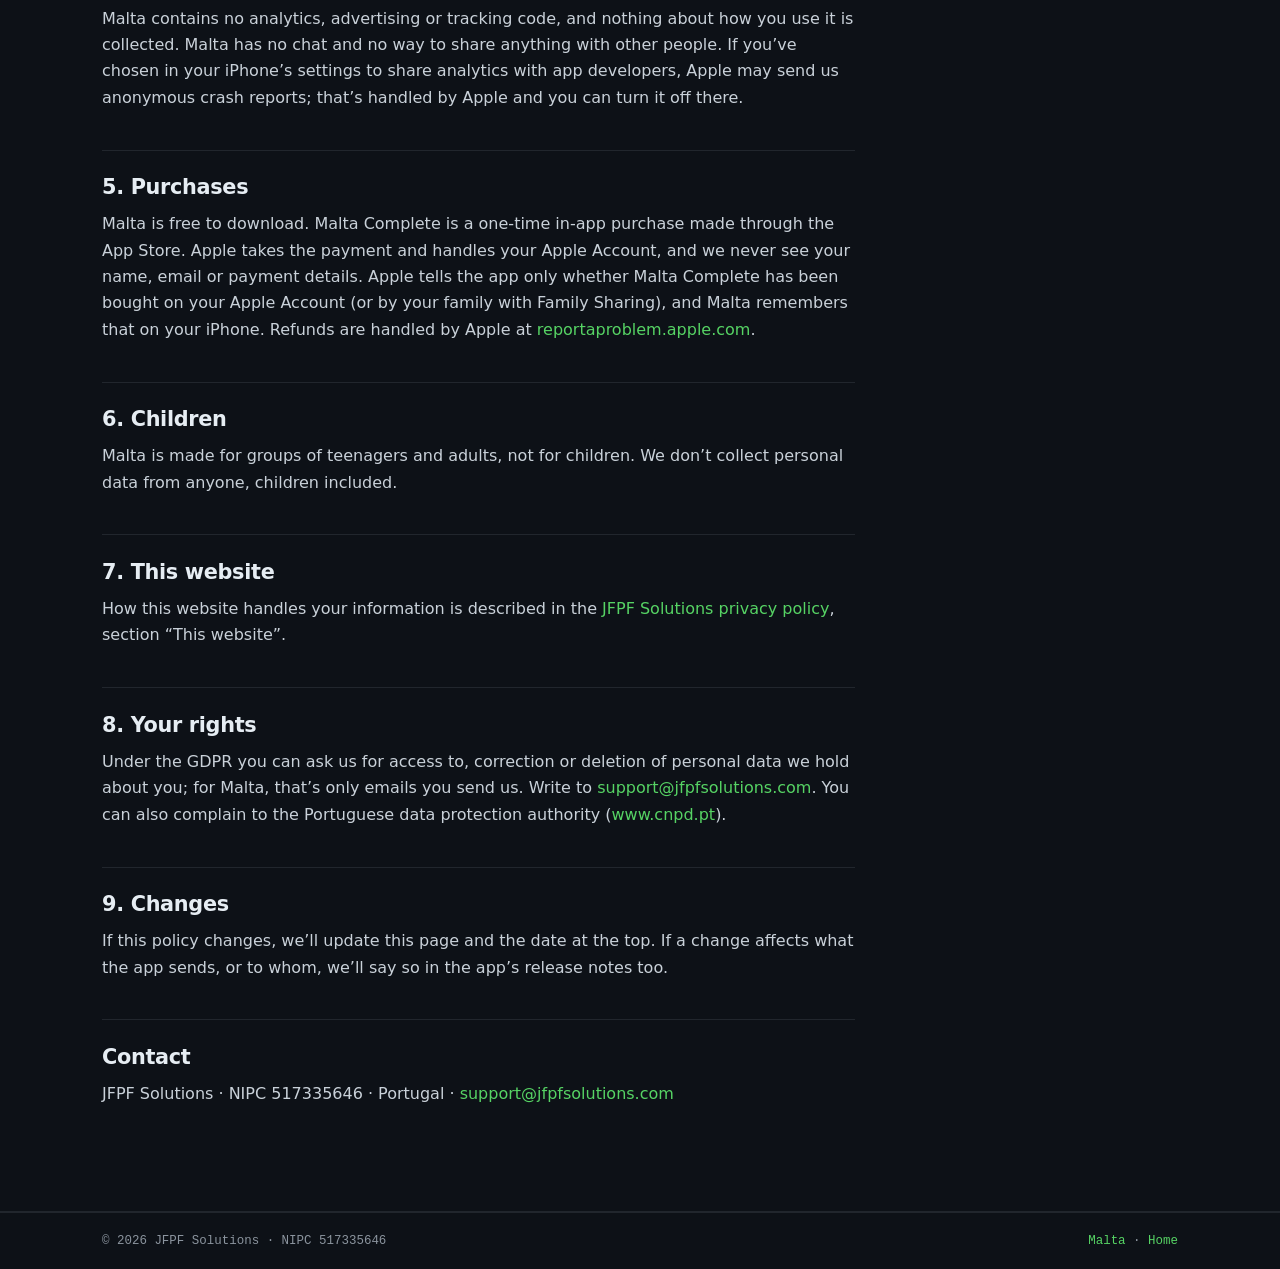
<file: malta/privacy/index.html>
<!doctype html>
<html lang="en"
      data-title-en="Privacy policy — Malta"
      data-title-pt="Política de privacidade — Malta">
<head>
<meta charset="utf-8">
<meta name="viewport" content="width=device-width, initial-scale=1">
<title>Privacy policy — Malta</title>
<meta name="description" content="How Malta, the party games app for iPhone, handles your information: no account, no ads, no tracking, and nothing is sent to us.">
<link rel="icon" href="../../assets/malta/favicon.png">
<link rel="stylesheet" href="../../css/styles.css">
</head>
<body>

<header class="site-header" id="top">
  <div class="container header-inner">
    <a href="../../" class="brand" aria-label="JFPF Solutions">
      <span class="brand-mark" aria-hidden="true">&gt;_</span>
      <span>jfpf<span class="brand-sub">/solutions</span></span>
    </a>
    <button class="nav-toggle" id="navToggle" aria-label="Menu" aria-expanded="false">
      <span></span><span></span><span></span>
    </button>
    <nav class="main-nav" id="mainNav">
      <ul>
        <li><a href="../../" data-en="Home" data-pt="Início">Home</a></li>
        <li><a href="../">Malta</a></li>
        <li><a href="mailto:support@jfpfsolutions.com?subject=Malta" data-en="Contact" data-pt="Contacto">Contact</a></li>
      </ul>
      <div class="nav-actions">
        <div class="lang-toggle" role="group" aria-label="Language">
          <button data-lang="en" class="active">EN</button>
          <button data-lang="pt">PT</button>
        </div>
      </div>
    </nav>
  </div>
</header>

<main>
<section class="section">
  <div class="container">

<!-- ======================= ENGLISH ======================= -->
<article class="prose only-en" lang="en">
  <p class="crumbs"><a href="../../">~/jfpf</a> / <a href="../">malta</a> / privacy</p>
  <h1>Privacy policy</h1>
  <p class="meta">Malta for iPhone · Last updated 24 November 2026</p>

  <p>This policy explains what happens to your information when you use Malta (“the app”), a collection of party games played on one iPhone, made by JFPF Solutions (NIPC 517335646), Portugal. You can reach us at <a href="mailto:support@jfpfsolutions.com">support@jfpfsolutions.com</a>.</p>

  <div class="summary-box">
    <ul>
      <li>Malta has no account, no ads, no analytics and no tracking, and no third-party code that collects data.</li>
      <li>Nothing you do in Malta is sent to us. We don’t run any server for it, and apart from the App Store (for Malta Complete) the app doesn’t use the internet.</li>
      <li>The players’ names and your word lists stay on your iPhone.</li>
      <li>Malta Complete is bought through the App Store. Apple handles the payment; we never see your payment details.</li>
    </ul>
  </div>

  <h2>1. What Malta keeps on your iPhone</h2>
  <ul>
    <li><strong>The players:</strong> the names you type in (they can be nicknames), who’s playing tonight, their order round the table and their teams.</li>
    <li><strong>Your word lists:</strong> the lists your group makes, with their names and words.</li>
    <li><strong>Your choices:</strong> each game’s settings, the language of the words, and whether sounds are on.</li>
    <li><strong>The words already played,</strong> so they don’t come back until the rest of their deck has been.</li>
    <li><strong>Whether Malta Complete is unlocked,</strong> so Malta can open with it straight away, before the App Store has answered.</li>
  </ul>
  <p>Scores and the state of a game only last while the game is open. All of the above is deleted when you delete the app. If you back up your iPhone (to iCloud or a computer), it’s included in your backup like any other app’s data, under your control.</p>

  <h2>2. Motion sensors</h2>
  <p>In On your forehead, Malta reads the iPhone’s motion sensors during a turn to notice when the phone is tilted forwards (guessed) or backwards (pass). The readings are used there and then, and are neither stored nor sent anywhere. This doesn’t need your permission, and you can turn tilting off in the game.</p>

  <h2>3. The narrator’s voice and sounds</h2>
  <p>In Mafia, the phone reads the night out loud with the iPhone’s own text-to-speech voice, on the device. Malta doesn’t use the microphone and doesn’t record anything. You can turn the voice off in Mafia’s settings, and the game sounds off in Settings.</p>

  <h2>4. No analytics, ads or tracking</h2>
  <p>Malta contains no analytics, advertising or tracking code, and nothing about how you use it is collected. Malta has no chat and no way to share anything with other people. If you’ve chosen in your iPhone’s settings to share analytics with app developers, Apple may send us anonymous crash reports; that’s handled by Apple and you can turn it off there.</p>

  <h2>5. Purchases</h2>
  <p>Malta is free to download. Malta Complete is a one-time in-app purchase made through the App Store. Apple takes the payment and handles your Apple Account, and we never see your name, email or payment details. Apple tells the app only whether Malta Complete has been bought on your Apple Account (or by your family with Family Sharing), and Malta remembers that on your iPhone. Refunds are handled by Apple at <a href="https://reportaproblem.apple.com" rel="noopener">reportaproblem.apple.com</a>.</p>

  <h2>6. Children</h2>
  <p>Malta is made for groups of teenagers and adults, not for children. We don’t collect personal data from anyone, children included.</p>

  <h2>7. This website</h2>
  <p>How this website handles your information is described in the <a href="../../privacy/">JFPF Solutions privacy policy</a>, section “This website”.</p>

  <h2>8. Your rights</h2>
  <p>Under the GDPR you can ask us for access to, correction or deletion of personal data we hold about you; for Malta, that’s only emails you send us. Write to <a href="mailto:support@jfpfsolutions.com">support@jfpfsolutions.com</a>. You can also complain to the Portuguese data protection authority (<a href="https://www.cnpd.pt" rel="noopener">www.cnpd.pt</a>).</p>

  <h2>9. Changes</h2>
  <p>If this policy changes, we’ll update this page and the date at the top. If a change affects what the app sends, or to whom, we’ll say so in the app’s release notes too.</p>

  <h2>Contact</h2>
  <p>JFPF Solutions · NIPC 517335646 · Portugal · <a href="mailto:support@jfpfsolutions.com">support@jfpfsolutions.com</a></p>
</article>

<!-- ======================= PORTUGUÊS ======================= -->
<article class="prose only-pt" lang="pt">
  <p class="crumbs"><a href="../../">~/jfpf</a> / <a href="../">malta</a> / privacidade</p>
  <h1>Política de privacidade</h1>
  <p class="meta">Malta para iPhone · Última atualização: 24 de novembro de 2026</p>

  <p>Esta política explica o que acontece às suas informações quando usa o Malta (“a app”), um conjunto de jogos de festa jogados num só iPhone, feito pela JFPF Solutions (NIPC 517335646), Portugal. Pode contactar-nos através de <a href="mailto:support@jfpfsolutions.com">support@jfpfsolutions.com</a>.</p>

  <div class="summary-box">
    <ul>
      <li>O Malta não tem conta, anúncios, estatísticas de utilização nem rastreamento, nem código de terceiros que recolha dados.</li>
      <li>Nada do que faz no Malta nos é enviado. Não temos nenhum servidor para a app, e, tirando a App Store (para a Malta Completa), a app não usa a internet.</li>
      <li>Os nomes dos jogadores e as vossas listas de palavras ficam no seu iPhone.</li>
      <li>A Malta Completa é comprada através da App Store. A Apple trata do pagamento; nunca vemos os seus dados de pagamento.</li>
    </ul>
  </div>

  <h2>1. O que o Malta guarda no seu iPhone</h2>
  <ul>
    <li><strong>Os jogadores:</strong> os nomes que escrever (podem ser alcunhas), quem joga esta noite, a ordem à volta da mesa e as equipas.</li>
    <li><strong>As vossas listas de palavras:</strong> as listas que a vossa malta fizer, com os nomes e as palavras.</li>
    <li><strong>As suas escolhas:</strong> as definições de cada jogo, a língua das palavras e se os sons estão ligados.</li>
    <li><strong>As palavras que já saíram,</strong> para não voltarem antes de sair o resto do baralho.</li>
    <li><strong>Se a Malta Completa está desbloqueada,</strong> para o Malta abrir logo com ela, antes de a App Store responder.</li>
  </ul>
  <p>Os pontos e o estado de um jogo só duram enquanto o jogo está aberto. Tudo o que está acima é apagado quando apaga a app. Se fizer cópias de segurança do iPhone (no iCloud ou num computador), estes dados vão nelas como os de qualquer outra app, sob o seu controlo.</p>

  <h2>2. Sensores de movimento</h2>
  <p>No Na testa, o Malta lê os sensores de movimento do iPhone durante a vez de cada jogador, para perceber quando o telemóvel é inclinado para a frente (adivinhou) ou para trás (passar). As leituras são usadas no momento e não são guardadas nem enviadas para lado nenhum. Isto não precisa da sua autorização, e pode desligar a inclinação no jogo.</p>

  <h2>3. A voz do narrador e os sons</h2>
  <p>Na Máfia, o telemóvel narra a noite em voz alta com a voz de leitura do próprio iPhone, no dispositivo. O Malta não usa o microfone e não grava nada. Pode desligar a voz nas definições da Máfia, e os sons dos jogos nas Definições.</p>

  <h2>4. Sem estatísticas, anúncios ou rastreamento</h2>
  <p>O Malta não contém código de estatísticas, publicidade ou rastreamento, e nada sobre a forma como o usa é recolhido. O Malta não tem chat nem forma de partilhar nada com outras pessoas. Se tiver escolhido nas definições do iPhone partilhar análises com os programadores de apps, a Apple pode enviar-nos relatórios de falhas anónimos; isso é gerido pela Apple e pode desativá-lo lá.</p>

  <h2>5. Compras</h2>
  <p>O Malta é gratuito. A Malta Completa é uma compra única na app, feita através da App Store. A Apple recebe o pagamento e trata da sua conta Apple, e nós nunca vemos o seu nome, email ou dados de pagamento. A Apple indica à app apenas se a Malta Completa foi comprada na sua conta Apple (ou pela sua família, com a Partilha com a família), e o Malta guarda essa informação no iPhone. Os reembolsos são tratados pela Apple em <a href="https://reportaproblem.apple.com" rel="noopener">reportaproblem.apple.com</a>.</p>

  <h2>6. Crianças</h2>
  <p>O Malta é feito para grupos de adolescentes e adultos, não para crianças. Não recolhemos dados pessoais de ninguém, incluindo crianças.</p>

  <h2>7. Este website</h2>
  <p>A forma como este website trata as suas informações está descrita na <a href="../../privacy/">política de privacidade da JFPF Solutions</a>, secção “Este website”.</p>

  <h2>8. Os seus direitos</h2>
  <p>Ao abrigo do RGPD, pode pedir-nos acesso, retificação ou apagamento dos dados pessoais que temos sobre si; no caso do Malta, são apenas os emails que nos enviar. Escreva para <a href="mailto:support@jfpfsolutions.com">support@jfpfsolutions.com</a>. Pode também apresentar queixa à Comissão Nacional de Proteção de Dados (<a href="https://www.cnpd.pt" rel="noopener">www.cnpd.pt</a>).</p>

  <h2>9. Alterações</h2>
  <p>Se esta política mudar, atualizaremos esta página e a data no topo. Se uma alteração afetar o que a app envia, ou a quem, indicá-lo-emos também nas notas de versão da app.</p>

  <h2>Contacto</h2>
  <p>JFPF Solutions · NIPC 517335646 · Portugal · <a href="mailto:support@jfpfsolutions.com">support@jfpfsolutions.com</a></p>
</article>

  </div>
</section>
</main>

<footer class="site-footer">
  <div class="footer-bottom">
    <div class="container footer-bottom-inner">
      <span>&copy; <span id="year"></span> JFPF Solutions &middot; NIPC 517335646</span>
      <span><a href="../">Malta</a> &middot; <a href="../../" data-en="Home" data-pt="Início">Home</a></span>
    </div>
  </div>
</footer>

<script src="../../js/main.js"></script>
</body>
</html>
</file>
<file: css/styles.css>
/* ===== JFPF Solutions — stylesheet =====
   Dark, flat and typographic: one green accent, monospace for labels and
   navigation, 1px borders instead of shadows, no gradients. System fonts only,
   so the site loads nothing from third parties. */
:root{
  color-scheme:dark;
  --bg:#0d1117;
  --bg-2:#10151d;
  --surface:#161b22;
  --line:#30363d;
  --line-soft:#21262d;
  --text:#e6edf3;
  --text-2:#c9d1d9;
  --muted:#8b949e;
  --green:#3fb950;
  --green-hi:#56d364;
  --green-ink:#04260f;
  --amber:#d29922;
  --radius:6px;
  --maxw:1120px;
  --ff:system-ui,-apple-system,"Segoe UI",Roboto,Helvetica,Arial,sans-serif;
  --mono:ui-monospace,"SF Mono","JetBrains Mono","Cascadia Code",Menlo,Consolas,monospace;
}
*{box-sizing:border-box}
html{scroll-behavior:smooth}
body{margin:0;font-family:var(--ff);color:var(--text-2);background:var(--bg);line-height:1.65;-webkit-font-smoothing:antialiased}
img{max-width:100%;height:auto;display:block}
a{color:var(--green-hi);text-decoration:none}
a:hover{text-decoration:underline;text-underline-offset:3px}
h1,h2,h3,h4{line-height:1.15;margin:0 0 .5em;color:var(--text);font-weight:700;letter-spacing:-.015em}
h1{font-size:clamp(2.1rem,5vw,3.4rem);letter-spacing:-.025em}
h2{font-size:clamp(1.6rem,3.2vw,2.2rem)}
h3{font-size:1.1rem}
p{margin:0 0 1em}
.container{width:100%;max-width:var(--maxw);margin:0 auto;padding:0 22px}
.mono{font-family:var(--mono)}
:focus-visible{outline:2px solid var(--green);outline-offset:2px}

/* ===== Buttons ===== */
.btn{display:inline-flex;align-items:center;justify-content:center;gap:.5em;
  padding:.65rem 1.15rem;border-radius:var(--radius);font-weight:600;font-size:.95rem;
  border:1px solid transparent;cursor:pointer;transition:background-color .15s,border-color .15s,color .15s;white-space:nowrap;font-family:inherit}
.btn:hover{text-decoration:none}
.btn-primary{background:var(--green);color:var(--green-ink);border-color:var(--green)}
.btn-primary:hover{background:var(--green-hi);border-color:var(--green-hi)}
.btn-outline{background:transparent;color:var(--text);border-color:var(--line)}
.btn-outline:hover{border-color:var(--muted);background:var(--surface)}
.btn-lg{padding:.8rem 1.4rem;font-size:1rem}
.btn-block{width:100%}

/* ===== Header ===== */
.site-header{position:sticky;top:0;z-index:50;background:var(--bg);border-bottom:1px solid var(--line-soft)}
.header-inner{display:flex;align-items:center;justify-content:space-between;height:64px;gap:1rem}
.brand{display:flex;align-items:center;gap:.55rem;color:var(--text);font-family:var(--mono);font-weight:700;font-size:1.02rem}
.brand:hover{text-decoration:none}
.brand-mark{color:var(--green)}
.brand-sub{color:var(--muted);font-weight:500}
.main-nav{display:flex;align-items:center;gap:1.8rem}
.main-nav>ul{display:flex;align-items:center;gap:1.4rem;list-style:none;margin:0;padding:0}
.main-nav>ul>li>a{display:block;color:var(--muted);font-family:var(--mono);font-size:.88rem;white-space:nowrap}
.main-nav>ul>li>a:hover{color:var(--text);text-decoration:none}

/* Apps menu: one header entry however many apps there are. It's a <details>,
   so it opens without JavaScript; main.js closes it on outside click / Escape. */
.nav-menu{position:relative}
.nav-menu summary{display:flex;align-items:center;gap:.45em;cursor:pointer;list-style:none;user-select:none;
  color:var(--muted);font-family:var(--mono);font-size:.88rem;white-space:nowrap}
.nav-menu summary::-webkit-details-marker{display:none}
.nav-menu summary::after{content:"";width:.36em;height:.36em;border:solid currentColor;border-width:0 1.5px 1.5px 0;
  transform:translateY(-.15em) rotate(45deg);transition:transform .15s}
.nav-menu details[open] summary::after{transform:translateY(.1em) rotate(-135deg)}
.nav-menu summary:hover,.nav-menu details[open] summary{color:var(--text)}
.nav-menu ul{position:absolute;top:calc(100% + 21px);left:50%;transform:translateX(-50%);width:max-content;min-width:280px;list-style:none;margin:0;padding:.4rem;
  background:var(--surface);border:1px solid var(--line);border-radius:0 0 8px 8px}
.nav-menu ul a{display:flex;align-items:center;gap:.8rem;padding:.55rem .6rem;border-radius:var(--radius);
  color:var(--text);font-weight:600;font-size:.94rem;line-height:1.3}
.nav-menu ul a:hover{background:var(--bg-2);text-decoration:none}
.nav-menu ul img{width:36px;height:36px;border-radius:9px;flex:0 0 auto}
.nav-menu ul small{display:block;margin-top:.15rem;font-family:var(--mono);font-weight:400;font-size:.74rem;color:var(--muted)}
.nav-menu .nav-menu-all{margin-top:.35rem;padding-top:.35rem;border-top:1px solid var(--line-soft)}
.nav-menu .nav-menu-all a{font-family:var(--mono);font-weight:400;font-size:.8rem;color:var(--muted)}
.nav-menu .nav-menu-all a:hover{color:var(--text)}
.nav-actions{display:flex;align-items:center;gap:.9rem}
.lang-toggle{display:inline-flex;border:1px solid var(--line);border-radius:var(--radius);overflow:hidden}
.lang-toggle button{border:0;background:none;padding:.3rem .6rem;font-family:var(--mono);font-size:.78rem;color:var(--muted);cursor:pointer}
.lang-toggle button+button{border-left:1px solid var(--line)}
.lang-toggle button.active{background:var(--surface);color:var(--green-hi)}

.nav-toggle{display:none;flex-direction:column;gap:5px;background:none;border:0;cursor:pointer;padding:8px}
.nav-toggle span{width:22px;height:2px;background:var(--text);transition:.2s}
.nav-toggle[aria-expanded="true"] span:nth-child(1){transform:translateY(7px) rotate(45deg)}
.nav-toggle[aria-expanded="true"] span:nth-child(2){opacity:0}
.nav-toggle[aria-expanded="true"] span:nth-child(3){transform:translateY(-7px) rotate(-45deg)}

/* ===== Hero ===== */
.hero{padding:clamp(3.5rem,8vw,6.5rem) 0 clamp(3rem,7vw,5.5rem);border-bottom:1px solid var(--line-soft)}
.hero-inner{display:grid;grid-template-columns:1.15fr 1fr;gap:3.5rem;align-items:center}
.prompt{font-family:var(--mono);font-size:.88rem;color:var(--muted);margin:0 0 1.2rem}
.prompt b{color:var(--green);font-weight:500}
.hero h1{max-width:16ch}
.hero-lead{font-size:1.1rem;color:var(--text-2);max-width:56ch;margin:1.1rem 0 2rem}
.hero-actions{display:flex;gap:.8rem;flex-wrap:wrap}

/* Terminal window: plain facts, set out like command output. */
.term{background:var(--bg-2);border:1px solid var(--line);border-radius:8px;overflow:hidden;font-family:var(--mono);font-size:.86rem}
.term-bar{display:flex;align-items:center;gap:7px;padding:.65rem .9rem;border-bottom:1px solid var(--line);background:var(--surface)}
.term-bar i{width:10px;height:10px;border-radius:50%;background:var(--line)}
.term-bar span{margin-left:.6rem;color:var(--muted);font-size:.78rem}
.term-body{padding:1.1rem 1.2rem 1.3rem;line-height:1.85}
.term-body .cmd{color:var(--text)}
.term-body .cmd::before{content:"$ ";color:var(--green)}
.term-body dl{display:grid;grid-template-columns:max-content 1fr;gap:0 1.4rem;margin:.4rem 0 .2rem}
.term-body dt{color:var(--amber)}
.term-body dd{margin:0;color:var(--text-2)}
.term-body .ok{color:var(--green-hi)}
.cursor{display:inline-block;width:.6em;height:1.1em;vertical-align:-.2em;background:var(--green);margin-left:.15em;animation:blink 1.1s steps(1) infinite}
@keyframes blink{50%{opacity:0}}
@media (prefers-reduced-motion:reduce){.cursor{animation:none}html{scroll-behavior:auto}}

/* ===== Sections ===== */
.section{padding:clamp(3.5rem,7vw,5.5rem) 0;border-bottom:1px solid var(--line-soft)}
.section-head{max-width:640px;margin:0 0 2.6rem}
.section-head p{color:var(--muted);font-size:1.04rem;margin:0}
.eyebrow{display:block;font-family:var(--mono);font-size:.82rem;color:var(--green);margin-bottom:.6rem;text-transform:lowercase}
.eyebrow::before{content:"// "}

/* ===== Services: a ruled list rather than a row of icon cards ===== */
.services{list-style:none;margin:0;padding:0;display:grid;grid-template-columns:1fr 1fr;border-top:1px solid var(--line)}
.service{display:grid;grid-template-columns:44px 1fr;gap:1rem;padding:1.6rem 1.6rem 1.6rem 0;border-bottom:1px solid var(--line)}
.service:nth-child(odd){border-right:1px solid var(--line)}
.service:nth-child(even){padding-left:1.6rem;padding-right:0}
.service-icon{width:44px;height:44px;border:1px solid var(--line);border-radius:var(--radius);display:flex;align-items:center;justify-content:center;color:var(--green)}
.service-icon svg{width:22px;height:22px}
.service h3{margin:.15rem 0 .35rem}
.service p{color:var(--muted);margin:0;font-size:.97rem}

/* Technologies, grouped by area so the list can grow without turning into a wall of tags. */
.tech{margin-top:2.6rem}
.tech-title{font-family:var(--mono);font-size:.85rem;font-weight:500;color:var(--muted);letter-spacing:0;margin:0 0 1.1rem}
.tech-groups{display:grid;grid-template-columns:repeat(4,1fr);gap:1.8rem 2rem}
.tech-group h4{font-family:var(--mono);font-size:.8rem;font-weight:500;color:var(--green);letter-spacing:0;text-transform:lowercase;margin:0 0 .65rem}
.tech-group ul{list-style:none;display:flex;flex-wrap:wrap;gap:.45rem;margin:0;padding:0;font-family:var(--mono);font-size:.82rem}
.tech-group li{padding:.2rem .6rem;border:1px solid var(--line);border-radius:var(--radius);color:var(--text-2)}

/* ===== Process: one connected track ===== */
.steps{list-style:none;margin:0;padding:0;display:grid;grid-template-columns:repeat(4,1fr);gap:0;position:relative}
.step{position:relative;padding:2.1rem 1.4rem 0 0}
.step::before{content:"";position:absolute;top:.55rem;left:0;right:0;height:1px;background:var(--line)}
.step::after{content:"";position:absolute;top:calc(.55rem - 5px);left:0;width:11px;height:11px;border-radius:50%;background:var(--bg);border:2px solid var(--green)}
.step-num{display:block;font-family:var(--mono);font-size:.8rem;color:var(--muted);margin-bottom:.35rem}
.step h3{margin:0 0 .35rem}
.step p{color:var(--muted);margin:0;font-size:.95rem}

/* ===== About ===== */
.about-grid{display:grid;grid-template-columns:1.3fr 1fr;gap:3.5rem;align-items:start}
.about-text p{font-size:1.04rem}
.about-text .btn{margin-top:.6rem}
.about-points{list-style:none;margin:0;padding:0;border:1px solid var(--line);border-radius:8px;background:var(--surface)}
.about-points li{padding:1.1rem 1.3rem 1.1rem 3rem;position:relative}
.about-points li+li{border-top:1px solid var(--line)}
.about-points li::before{content:"✓";position:absolute;left:1.25rem;top:1.05rem;font-family:var(--mono);color:var(--green)}
.about-points strong{display:block;color:var(--text);margin-bottom:.1rem}
.about-points span{color:var(--muted);font-size:.95rem}

/* ===== Contact ===== */
.contact-grid{display:grid;grid-template-columns:1fr 1.1fr;gap:3.5rem;align-items:start}
.contact-intro p{color:var(--muted);font-size:1.04rem}
.contact-list{list-style:none;margin:1.6rem 0 0;padding:0;display:grid;gap:.8rem;font-family:var(--mono);font-size:.9rem}
.contact-list li{display:flex;align-items:center;gap:.7rem;color:var(--text-2)}
.ci{width:34px;height:34px;flex:0 0 auto;border:1px solid var(--line);border-radius:var(--radius);display:flex;align-items:center;justify-content:center;color:var(--green)}
.ci svg{width:17px;height:17px}
.form-card{background:var(--surface);border:1px solid var(--line);border-radius:8px;padding:1.6rem}
.field{margin-bottom:1rem}
.field label{display:block;font-family:var(--mono);font-size:.8rem;margin-bottom:.35rem;color:var(--muted)}
.field input,.field select,.field textarea{width:100%;padding:.7rem .8rem;border:1px solid var(--line);border-radius:var(--radius);
  font-family:inherit;font-size:.97rem;color:var(--text);background:var(--bg)}
.field input:focus,.field select:focus,.field textarea:focus{outline:none;border-color:var(--green);box-shadow:0 0 0 3px rgba(63,185,80,.18)}
.field textarea{resize:vertical}
.field .invalid{border-color:#f85149}
.hp-field{position:absolute!important;left:-9999px;width:1px;height:1px;overflow:hidden}
.form-status{margin:.9rem 0 0;font-size:.92rem;min-height:1.2em}
.form-status.ok{color:var(--green-hi)}.form-status.err{color:#f85149}

/* ===== Footer ===== */
.site-footer{background:var(--bg);color:var(--muted)}
.footer-inner{display:grid;grid-template-columns:2fr 1fr 1fr;gap:2.5rem;padding:3rem 22px}
.footer-inner--4{grid-template-columns:2fr 1fr 1fr 1fr}
.footer-brand p{margin:.9rem 0 0;max-width:36ch;font-size:.95rem}
.footer-col h4{font-family:var(--mono);font-weight:500;font-size:.82rem;color:var(--text);margin-bottom:.9rem}
.footer-col ul{list-style:none;padding:0;margin:0;font-size:.93rem}
.footer-col li{margin-bottom:.5rem}
.footer-col a{color:var(--muted)}
.footer-col a:hover{color:var(--text)}
.footer-bottom{border-top:1px solid var(--line-soft)}
.footer-bottom-inner{display:flex;justify-content:space-between;gap:1rem;flex-wrap:wrap;padding:1.1rem 22px;font-family:var(--mono);font-size:.78rem;color:var(--muted)}

/* ===== Language blocks =====
   Long passages (the privacy policy, FAQ answers) are written out once per
   language rather than as data-en/data-pt attributes; main.js sets <html lang>. */
html:not([lang="pt"]) .only-pt,html[lang="pt"] .only-en{display:none!important}

/* ===== Product teaser (home) ===== */
.product{display:grid;grid-template-columns:1.2fr 1fr;gap:3rem;align-items:center;
  border:1px solid var(--line);border-radius:10px;background:var(--surface);padding:2.4rem 2.6rem;overflow:hidden}
.product h3{font-size:clamp(1.5rem,2.6vw,2rem);margin-bottom:.4rem}
.product p{color:var(--muted)}
.product-shot{justify-self:center;margin-bottom:-6.5rem}
.product .btn{margin-top:.4rem}
.product-actions{display:flex;flex-wrap:wrap;gap:.6rem;margin-top:.4rem}
.product-actions .btn{margin-top:0}
.product+.product{margin-top:1.6rem}

/* ===== Device frames for screenshots ===== */
.phone{position:relative;width:min(300px,72vw);border-radius:54px;padding:12px;
  background:#05070a;border:1px solid #3a414b;box-shadow:0 0 0 1px #000,0 30px 60px -20px rgba(0,0,0,.7)}
.phone img,.phone video{display:block;width:100%;height:auto;aspect-ratio:1179/2556;object-fit:cover;border-radius:42px}
.phone--sm{width:min(260px,64vw);border-radius:48px;padding:11px}
.phone--sm img{border-radius:37px}
.tablet{border-radius:26px;padding:14px;background:#05070a;border:1px solid #3a414b;box-shadow:0 30px 60px -24px rgba(0,0,0,.7)}
.tablet img{border-radius:14px;width:100%}
.tablet video{display:block;width:100%;height:auto;border-radius:5px}
.landscape{border-radius:40px;padding:12px;background:#05070a;border:1px solid #3a414b;box-shadow:0 30px 60px -24px rgba(0,0,0,.7)}
.landscape img{border-radius:29px;width:100%}

/* ===== App page ===== */
.crumbs{font-family:var(--mono);font-size:.82rem;color:var(--muted);margin:0 0 1.4rem}
.crumbs a{color:var(--muted)}
.crumbs a:hover{color:var(--text)}
.app-hero{display:grid;grid-template-columns:1.1fr 1fr;gap:4.5rem;align-items:center}
.app-hero .phones{display:flex;justify-content:center;align-items:flex-end;gap:0;padding:1rem 0 3rem}
.app-hero .phones .phone+.phone{margin-left:-36px;margin-bottom:-44px;transform:rotate(4deg)}
.app-name{display:flex;align-items:center;gap:.9rem;margin-bottom:1rem}
.app-icon{width:56px;height:56px;border-radius:14px;flex:0 0 auto;display:grid;place-items:center;
  background:#6c6fff;color:#fff;font-size:1.4rem;border:1px solid rgba(255,255,255,.15)}
.app-name span{font-family:var(--mono);font-size:.85rem;color:var(--muted)}
.stores{display:flex;flex-wrap:wrap;gap:.7rem;margin-top:1.8rem}
.store{display:inline-flex;flex-direction:column;justify-content:center;padding:.5rem 1rem;min-width:170px;
  border:1px solid var(--line);border-radius:var(--radius);background:var(--surface);line-height:1.3}
.store small{font-family:var(--mono);font-size:.72rem;color:var(--muted)}
.store b{color:var(--text);font-weight:600}
a.store{color:inherit;text-decoration:none;transition:border-color .15s,background .15s}
a.store:hover{text-decoration:none;border-color:var(--green);background:var(--bg-2)}
.notice{margin-top:1.6rem;padding:.9rem 1.1rem;border:1px solid var(--line);border-left:3px solid var(--amber);
  border-radius:var(--radius);background:var(--bg-2);font-size:.93rem;color:var(--text-2)}
.notice strong{color:var(--text)}

.gallery{display:grid;grid-template-columns:repeat(4,1fr);gap:3.2rem 2.6rem;align-items:start;padding:0 .5rem}
.gallery figure{margin:0;display:flex;flex-direction:column;align-items:center}
.gallery .phone{width:100%;max-width:240px}
.gallery figcaption,.shot figcaption{margin-top:1.3rem;font-family:var(--mono);font-size:.8rem;color:var(--muted);text-align:center}
.gallery figcaption b,.shot figcaption b{color:var(--text-2);font-weight:500}
.shot{margin:0}
.wide-shots{display:grid;grid-template-columns:1.25fr 1fr;gap:3rem;align-items:center;margin-bottom:5rem}

.platforms{list-style:none;margin:2rem 0 0;padding:0;display:flex;flex-wrap:wrap;gap:.5rem;font-family:var(--mono);font-size:.85rem}
.platforms li{padding:.25rem .65rem;border:1px solid var(--line);border-radius:var(--radius);color:var(--text-2)}
.platforms li.soon{border-style:dashed;color:var(--muted)}

.plans{display:grid;grid-template-columns:1fr 1fr;gap:1.6rem;align-items:start}
.plan{border:1px solid var(--line);border-radius:8px;background:var(--bg-2);padding:1.6rem 1.6rem 1.4rem}
.plan--premium{border-color:#6c6fff}
.plan h3{margin:0 0 .2rem}
.plan-price{font-family:var(--mono);font-size:1.5rem;color:var(--text);margin:0 0 1.2rem}
.plan-price small{display:block;font-size:.85rem;color:var(--muted);margin-top:.25rem}
.plan .about-points{background:var(--bg)}
.tv-shot{max-width:880px;margin:0 auto 5rem}
.tv-shot .tablet{border-radius:12px;padding:8px}
.tv-shot .tablet img{border-radius:5px}

/* ===== TV apps (Luar): screenshots in a thin TV frame ===== */
.app-hero .tv-shot{margin:0;max-width:none}
.tv-grid{display:grid;grid-template-columns:repeat(2,1fr);gap:3rem 2.6rem}
.tv-grid .shot .tablet,.product-shot--tv .tablet{border-radius:12px;padding:8px}
.tv-grid .shot .tablet img,.product-shot--tv .tablet img{border-radius:5px}
.product-shot--tv{margin-bottom:0;width:100%}

.faq{border-top:1px solid var(--line);max-width:820px}
.faq details{border-bottom:1px solid var(--line)}
.faq summary{cursor:pointer;list-style:none;padding:1.1rem 2rem 1.1rem 0;position:relative;color:var(--text);font-weight:600}
.faq summary::-webkit-details-marker{display:none}
.faq summary::after{content:"+";position:absolute;right:.2rem;top:1.05rem;font-family:var(--mono);color:var(--green)}
.faq details[open] summary::after{content:"−"}
.faq details p{margin:0 0 1.1rem;color:var(--muted);max-width:68ch}

/* ===== Long-form text (privacy policy) ===== */
.prose{max-width:74ch}
.prose h1{font-size:clamp(1.9rem,4vw,2.6rem)}
.prose h2{font-size:1.3rem;margin:2.4rem 0 .7rem;padding-top:1.6rem;border-top:1px solid var(--line-soft)}
.prose h3{font-size:1.02rem;margin:1.4rem 0 .4rem}
.prose p,.prose li{color:var(--text-2)}
.prose ul{padding-left:1.2rem;margin:0 0 1em}
.prose li{margin-bottom:.45rem}
.prose li::marker{color:var(--green)}
.prose code{font-family:var(--mono);font-size:.88em;color:var(--text);background:var(--surface);border:1px solid var(--line-soft);border-radius:4px;padding:.05em .35em}
.prose .meta{font-family:var(--mono);font-size:.82rem;color:var(--muted)}
.summary-box{border:1px solid var(--line);border-radius:8px;background:var(--surface);padding:1.2rem 1.4rem;margin:1.6rem 0 0}
.summary-box ul{margin:0}

/* ===== Responsive ===== */
/* Header: below 1040px the links go behind the menu button. The widest header
   (an app page in Portuguese) needs about 1010px; check that when adding links. */
@media(max-width:1040px){
  .nav-toggle{display:flex}
  .main-nav{position:fixed;inset:64px 0 auto 0;max-height:calc(100vh - 64px);overflow-y:auto;background:var(--bg);
    flex-direction:column;align-items:stretch;gap:0;padding:.6rem 0 1.2rem;border-bottom:1px solid var(--line);
    transform:translateY(-140%);visibility:hidden;transition:transform .25s ease,visibility 0s .25s}
  .main-nav.open{transform:translateY(0);visibility:visible;transition:transform .25s ease}
  .main-nav>ul{flex-direction:column;align-items:stretch;gap:0}
  .main-nav>ul>li>a{display:block;padding:.8rem 22px}
  .nav-menu summary{padding:.8rem 22px}
  .nav-menu ul{position:static;transform:none;width:auto;min-width:0;padding:0 16px .5rem;border:0;border-radius:0;background:none}
  .nav-menu .nav-menu-all{border-top:0;margin-top:0;padding-top:0}
  .nav-actions{padding:.6rem 22px 0;justify-content:space-between}
}
@media(max-width:960px){
  .hero-inner,.about-grid,.contact-grid,.app-hero,.product,.wide-shots,.plans{grid-template-columns:1fr;gap:2.4rem}
  .product-shot{margin-bottom:-5rem}
  .gallery{grid-template-columns:repeat(2,1fr);gap:3rem 3rem;padding:0 1.5rem}
  .steps{grid-template-columns:1fr 1fr;row-gap:2rem}
  .tech-groups{grid-template-columns:1fr 1fr}
  .footer-inner,.footer-inner--4{grid-template-columns:1fr 1fr}
}
@media(max-width:720px){
  .services{grid-template-columns:1fr}
  .service,.service:nth-child(odd),.service:nth-child(even){padding:1.4rem 0;border-right:0}
  .steps{grid-template-columns:1fr}
  .footer-inner,.footer-inner--4{grid-template-columns:1fr}
  .tech-groups{grid-template-columns:1fr}
  .term{font-size:.8rem}
  .product{padding:1.8rem 1.4rem}
  .app-hero .phones .phone+.phone{display:none}
  .tv-grid{grid-template-columns:1fr}
  .gallery{grid-template-columns:1fr 1fr;gap:2.4rem 1.4rem;padding:0}
}
</file>
